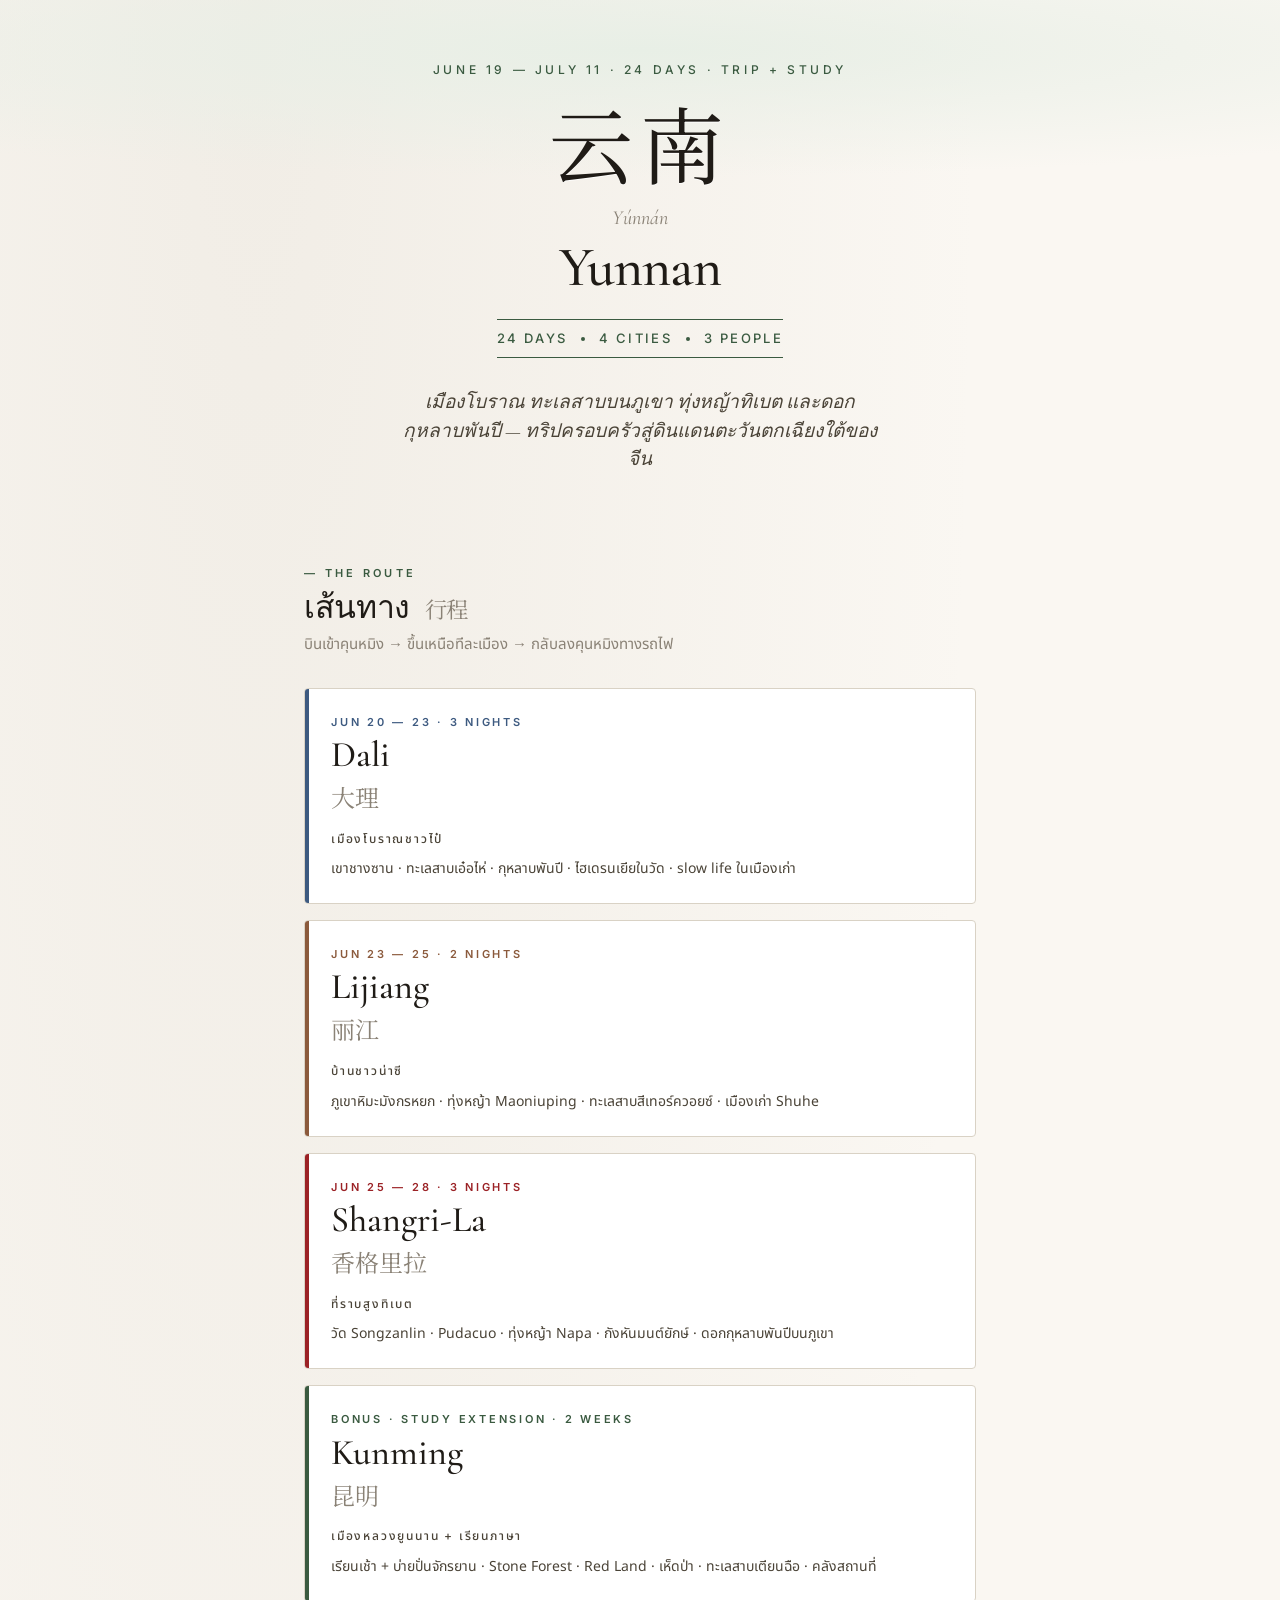
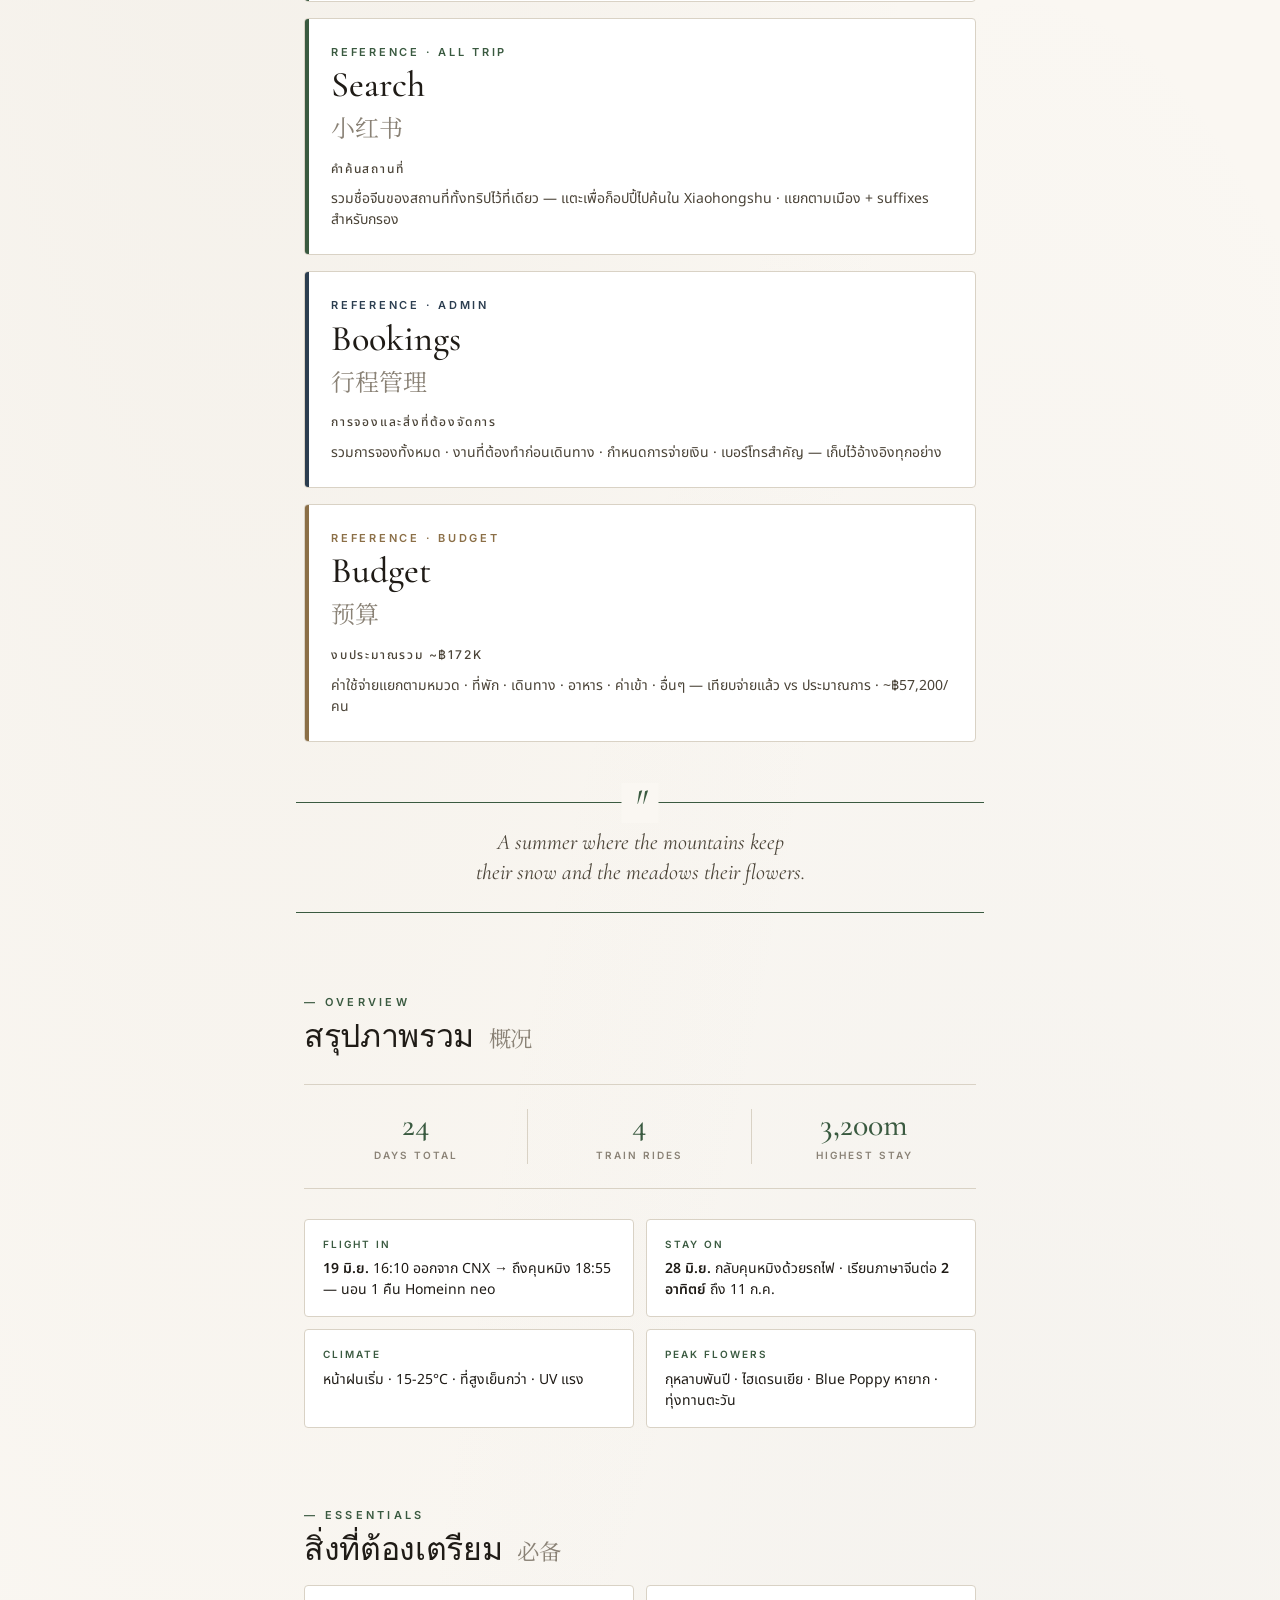
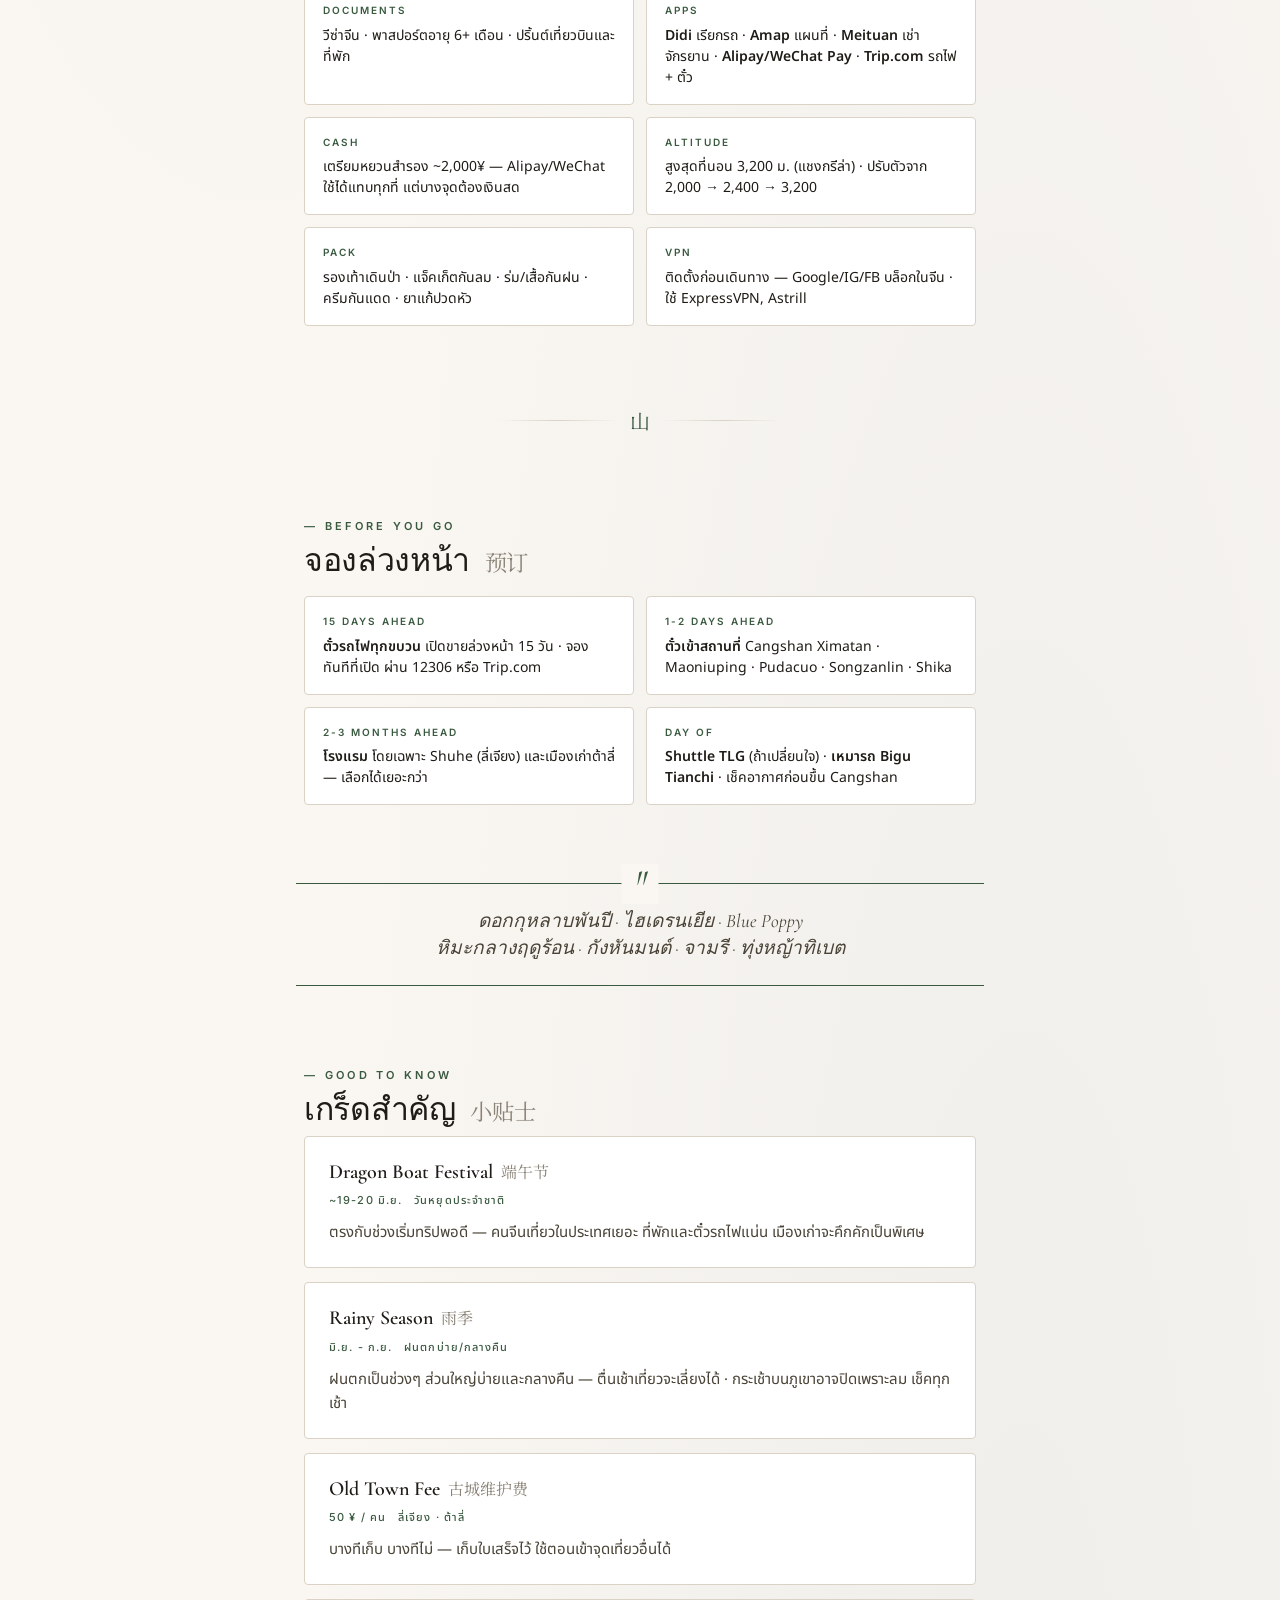
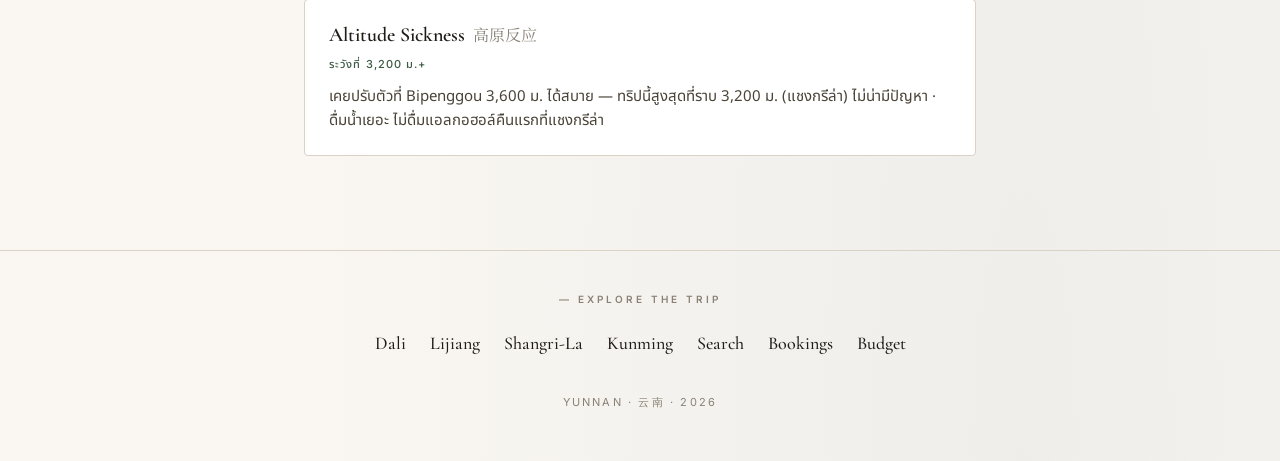
<file: index.html>
<!DOCTYPE html>
<html lang="th">
<head>
<meta charset="UTF-8">
<meta name="viewport" content="width=device-width, initial-scale=1.0">
<title>Yunnan · 云南</title>
<link rel="stylesheet" href="style.css">
<style>
  :root {
    --accent: var(--hub);
    --accent-pale: var(--hub-pale);
  }
</style>
</head>
<body>

<header class="hero">
  <div class="hero-eyebrow">June 19 — July 11 · 24 DAYS · TRIP + STUDY</div>
  <div class="hero-chinese">云南</div>
  <div class="hero-pinyin">Yúnnán</div>
  <h1 class="hero-name">Yunnan</h1>
  <div class="hero-dates">
    <span>24 DAYS</span>
    <span class="dot"></span>
    <span>4 CITIES</span>
    <span class="dot"></span>
    <span>3 PEOPLE</span>
  </div>
  <p class="hero-tagline">เมืองโบราณ ทะเลสาบบนภูเขา ทุ่งหญ้าทิเบต และดอกกุหลาบพันปี — ทริปครอบครัวสู่ดินแดนตะวันตกเฉียงใต้ของจีน</p>
</header>

<main class="container">

  <section class="section">
    <div class="section-label">— THE ROUTE</div>
    <h2 class="section-title">เส้นทาง <span class="chinese">行程</span></h2>
    <p class="section-subtitle">บินเข้าคุนหมิง → ขึ้นเหนือทีละเมือง → กลับลงคุนหมิงทางรถไฟ</p>

    <div class="hub-cities">

      <a href="dali.html" class="hub-city" style="--city-color: var(--dali);">
        <div class="hub-city-eyebrow">JUN 20 — 23 · 3 NIGHTS</div>
        <div class="hub-city-name">Dali</div>
        <div class="hub-city-chinese">大理</div>
        <div class="hub-city-dates">เมืองโบราณชาวไป๋</div>
        <p class="hub-city-desc">เขาชางซาน · ทะเลสาบเอ๋อไห่ · กุหลาบพันปี · ไฮเดรนเยียในวัด · slow life ในเมืองเก่า</p>
      </a>

      <a href="lijiang.html" class="hub-city" style="--city-color: var(--lijiang);">
        <div class="hub-city-eyebrow">JUN 23 — 25 · 2 NIGHTS</div>
        <div class="hub-city-name">Lijiang</div>
        <div class="hub-city-chinese">丽江</div>
        <div class="hub-city-dates">บ้านชาวน่าซี</div>
        <p class="hub-city-desc">ภูเขาหิมะมังกรหยก · ทุ่งหญ้า Maoniuping · ทะเลสาบสีเทอร์ควอยซ์ · เมืองเก่า Shuhe</p>
      </a>

      <a href="shangrila.html" class="hub-city" style="--city-color: var(--shangrila);">
        <div class="hub-city-eyebrow">JUN 25 — 28 · 3 NIGHTS</div>
        <div class="hub-city-name">Shangri-La</div>
        <div class="hub-city-chinese">香格里拉</div>
        <div class="hub-city-dates">ที่ราบสูงทิเบต</div>
        <p class="hub-city-desc">วัด Songzanlin · Pudacuo · ทุ่งหญ้า Napa · กังหันมนต์ยักษ์ · ดอกกุหลาบพันปีบนภูเขา</p>
      </a>

      <a href="kunming.html" class="hub-city" style="--city-color: var(--hub);">
        <div class="hub-city-eyebrow">BONUS · STUDY EXTENSION · 2 WEEKS</div>
        <div class="hub-city-name">Kunming</div>
        <div class="hub-city-chinese">昆明</div>
        <div class="hub-city-dates">เมืองหลวงยูนนาน + เรียนภาษา</div>
        <p class="hub-city-desc">เรียนเช้า + บ่ายปั่นจักรยาน · Stone Forest · Red Land · เห็ดป่า · ทะเลสาบเตียนฉือ · คลังสถานที่</p>
      </a>

      <a href="phrases.html" class="hub-city" style="--city-color: var(--hub);">
        <div class="hub-city-eyebrow">REFERENCE · ALL TRIP</div>
        <div class="hub-city-name">Search</div>
        <div class="hub-city-chinese">小红书</div>
        <div class="hub-city-dates">คำค้นสถานที่</div>
        <p class="hub-city-desc">รวมชื่อจีนของสถานที่ทั้งทริปไว้ที่เดียว — แตะเพื่อก็อปปี้ไปค้นใน Xiaohongshu · แยกตามเมือง + suffixes สำหรับกรอง</p>
      </a>

      <a href="bookings.html" class="hub-city" style="--city-color: #2C3E50;">
        <div class="hub-city-eyebrow">REFERENCE · ADMIN</div>
        <div class="hub-city-name">Bookings</div>
        <div class="hub-city-chinese">行程管理</div>
        <div class="hub-city-dates">การจองและสิ่งที่ต้องจัดการ</div>
        <p class="hub-city-desc">รวมการจองทั้งหมด · งานที่ต้องทำก่อนเดินทาง · กำหนดการจ่ายเงิน · เบอร์โทรสำคัญ — เก็บไว้อ้างอิงทุกอย่าง</p>
      </a>

      <a href="budget.html" class="hub-city" style="--city-color: #8B6F47;">
        <div class="hub-city-eyebrow">REFERENCE · BUDGET</div>
        <div class="hub-city-name">Budget</div>
        <div class="hub-city-chinese">预算</div>
        <div class="hub-city-dates">งบประมาณรวม ~฿172K</div>
        <p class="hub-city-desc">ค่าใช้จ่ายแยกตามหมวด · ที่พัก · เดินทาง · อาหาร · ค่าเข้า · อื่นๆ — เทียบจ่ายแล้ว vs ประมาณการ · ~฿57,200/คน</p>
      </a>

    </div>
  </section>

  <div class="pullquote">
    A summer where the mountains keep<br>their snow and the meadows their flowers.
  </div>

  <section class="section">
    <div class="section-label">— OVERVIEW</div>
    <h2 class="section-title">สรุปภาพรวม <span class="chinese">概况</span></h2>

    <div class="stats">
      <div class="stat">
        <div class="stat-number">24</div>
        <div class="stat-label">Days total</div>
      </div>
      <div class="stat">
        <div class="stat-number">4</div>
        <div class="stat-label">Train rides</div>
      </div>
      <div class="stat">
        <div class="stat-number">3,200m</div>
        <div class="stat-label">Highest stay</div>
      </div>
    </div>

    <div class="info-grid">
      <div class="info-block">
        <div class="info-block-label">FLIGHT IN</div>
        <div class="info-block-content"><strong>19 มิ.ย.</strong> 16:10 ออกจาก CNX → ถึงคุนหมิง 18:55 — นอน 1 คืน Homeinn neo</div>
      </div>
      <div class="info-block">
        <div class="info-block-label">STAY ON</div>
        <div class="info-block-content"><strong>28 มิ.ย.</strong> กลับคุนหมิงด้วยรถไฟ · เรียนภาษาจีนต่อ <strong>2 อาทิตย์</strong> ถึง 11 ก.ค.</div>
      </div>
      <div class="info-block">
        <div class="info-block-label">CLIMATE</div>
        <div class="info-block-content">หน้าฝนเริ่ม · 15-25°C · ที่สูงเย็นกว่า · UV แรง</div>
      </div>
      <div class="info-block">
        <div class="info-block-label">PEAK FLOWERS</div>
        <div class="info-block-content">กุหลาบพันปี · ไฮเดรนเยีย · Blue Poppy หายาก · ทุ่งทานตะวัน</div>
      </div>
    </div>
  </section>

  <section class="section">
    <div class="section-label">— ESSENTIALS</div>
    <h2 class="section-title">สิ่งที่ต้องเตรียม <span class="chinese">必备</span></h2>

    <div class="info-grid">
      <div class="info-block">
        <div class="info-block-label">DOCUMENTS</div>
        <div class="info-block-content">วีซ่าจีน · พาสปอร์ตอายุ 6+ เดือน · ปริ้นต์เที่ยวบินและที่พัก</div>
      </div>
      <div class="info-block">
        <div class="info-block-label">APPS</div>
        <div class="info-block-content"><strong>Didi</strong> เรียกรถ · <strong>Amap</strong> แผนที่ · <strong>Meituan</strong> เช่าจักรยาน · <strong>Alipay/WeChat Pay</strong> · <strong>Trip.com</strong> รถไฟ + ตั๋ว</div>
      </div>
      <div class="info-block">
        <div class="info-block-label">CASH</div>
        <div class="info-block-content">เตรียมหยวนสำรอง ~2,000¥ — Alipay/WeChat ใช้ได้แทบทุกที่ แต่บางจุดต้องเงินสด</div>
      </div>
      <div class="info-block">
        <div class="info-block-label">ALTITUDE</div>
        <div class="info-block-content">สูงสุดที่นอน 3,200 ม. (แชงกรีล่า) · ปรับตัวจาก 2,000 → 2,400 → 3,200</div>
      </div>
      <div class="info-block">
        <div class="info-block-label">PACK</div>
        <div class="info-block-content">รองเท้าเดินป่า · แจ็คเก็ตกันลม · ร่ม/เสื้อกันฝน · ครีมกันแดด · ยาแก้ปวดหัว</div>
      </div>
      <div class="info-block">
        <div class="info-block-label">VPN</div>
        <div class="info-block-content">ติดตั้งก่อนเดินทาง — Google/IG/FB บล็อกในจีน · ใช้ ExpressVPN, Astrill</div>
      </div>
    </div>
  </section>

  <div class="divider">
    <div class="divider-line"></div>
    <div class="divider-mark">山</div>
    <div class="divider-line"></div>
  </div>

  <section class="section">
    <div class="section-label">— BEFORE YOU GO</div>
    <h2 class="section-title">จองล่วงหน้า <span class="chinese">预订</span></h2>

    <div class="info-grid">
      <div class="info-block">
        <div class="info-block-label">15 DAYS AHEAD</div>
        <div class="info-block-content"><strong>ตั๋วรถไฟทุกขบวน</strong> เปิดขายล่วงหน้า 15 วัน · จองทันทีที่เปิด ผ่าน 12306 หรือ Trip.com</div>
      </div>
      <div class="info-block">
        <div class="info-block-label">1-2 DAYS AHEAD</div>
        <div class="info-block-content"><strong>ตั๋วเข้าสถานที่</strong> Cangshan Ximatan · Maoniuping · Pudacuo · Songzanlin · Shika</div>
      </div>
      <div class="info-block">
        <div class="info-block-label">2-3 MONTHS AHEAD</div>
        <div class="info-block-content"><strong>โรงแรม</strong> โดยเฉพาะ Shuhe (ลี่เจียง) และเมืองเก่าต้าลี่ — เลือกได้เยอะกว่า</div>
      </div>
      <div class="info-block">
        <div class="info-block-label">DAY OF</div>
        <div class="info-block-content"><strong>Shuttle TLG</strong> (ถ้าเปลี่ยนใจ) · <strong>เหมารถ Bigu Tianchi</strong> · เช็คอากาศก่อนขึ้น Cangshan</div>
      </div>
    </div>
  </section>

  <div class="pullquote" style="font-size: 19px;">
    ดอกกุหลาบพันปี · ไฮเดรนเยีย · Blue Poppy<br>หิมะกลางฤดูร้อน · กังหันมนต์ · จามรี · ทุ่งหญ้าทิเบต
  </div>

  <section class="section">
    <div class="section-label">— GOOD TO KNOW</div>
    <h2 class="section-title">เกร็ดสำคัญ <span class="chinese">小贴士</span></h2>

    <div class="place-card">
      <div class="place-header">
        <div class="place-name">Dragon Boat Festival</div>
        <div class="place-chinese">端午节</div>
      </div>
      <div class="place-meta">
        <div class="place-meta-item">~19-20 มิ.ย.</div>
        <div class="place-meta-item">วันหยุดประจำชาติ</div>
      </div>
      <p class="place-desc">ตรงกับช่วงเริ่มทริปพอดี — คนจีนเที่ยวในประเทศเยอะ ที่พักและตั๋วรถไฟแน่น เมืองเก่าจะคึกคักเป็นพิเศษ</p>
    </div>

    <div class="place-card">
      <div class="place-header">
        <div class="place-name">Rainy Season</div>
        <div class="place-chinese">雨季</div>
      </div>
      <div class="place-meta">
        <div class="place-meta-item">มิ.ย. - ก.ย.</div>
        <div class="place-meta-item">ฝนตกบ่าย/กลางคืน</div>
      </div>
      <p class="place-desc">ฝนตกเป็นช่วงๆ ส่วนใหญ่บ่ายและกลางคืน — ตื่นเช้าเที่ยวจะเลี่ยงได้ · กระเช้าบนภูเขาอาจปิดเพราะลม เช็คทุกเช้า</p>
    </div>

    <div class="place-card">
      <div class="place-header">
        <div class="place-name">Old Town Fee</div>
        <div class="place-chinese">古城维护费</div>
      </div>
      <div class="place-meta">
        <div class="place-meta-item">50 ¥ / คน</div>
        <div class="place-meta-item">ลี่เจียง · ต้าลี่</div>
      </div>
      <p class="place-desc">บางทีเก็บ บางทีไม่ — เก็บใบเสร็จไว้ ใช้ตอนเข้าจุดเที่ยวอื่นได้</p>
    </div>

    <div class="place-card">
      <div class="place-header">
        <div class="place-name">Altitude Sickness</div>
        <div class="place-chinese">高原反应</div>
      </div>
      <div class="place-meta">
        <div class="place-meta-item">ระวังที่ 3,200 ม.+</div>
      </div>
      <p class="place-desc">เคยปรับตัวที่ Bipenggou 3,600 ม. ได้สบาย — ทริปนี้สูงสุดที่ราบ 3,200 ม. (แชงกรีล่า) ไม่น่ามีปัญหา · ดื่มน้ำเยอะ ไม่ดื่มแอลกอฮอล์คืนแรกที่แชงกรีล่า</p>
    </div>
  </section>

</main>

<nav class="footer-nav">
  <div class="container">
    <div class="footer-nav-label">— EXPLORE THE TRIP</div>
    <div class="footer-nav-links">
      <a href="dali.html">Dali</a>
      <a href="lijiang.html">Lijiang</a>
      <a href="shangrila.html">Shangri-La</a>
      <a href="kunming.html">Kunming</a>
      <a href="phrases.html">Search</a>
      <a href="bookings.html">Bookings</a>
      <a href="budget.html">Budget</a>
    </div>
    <div class="footer-meta">Yunnan · 云南 · 2026</div>
  </div>
</nav>

</body>
</html>
</file>
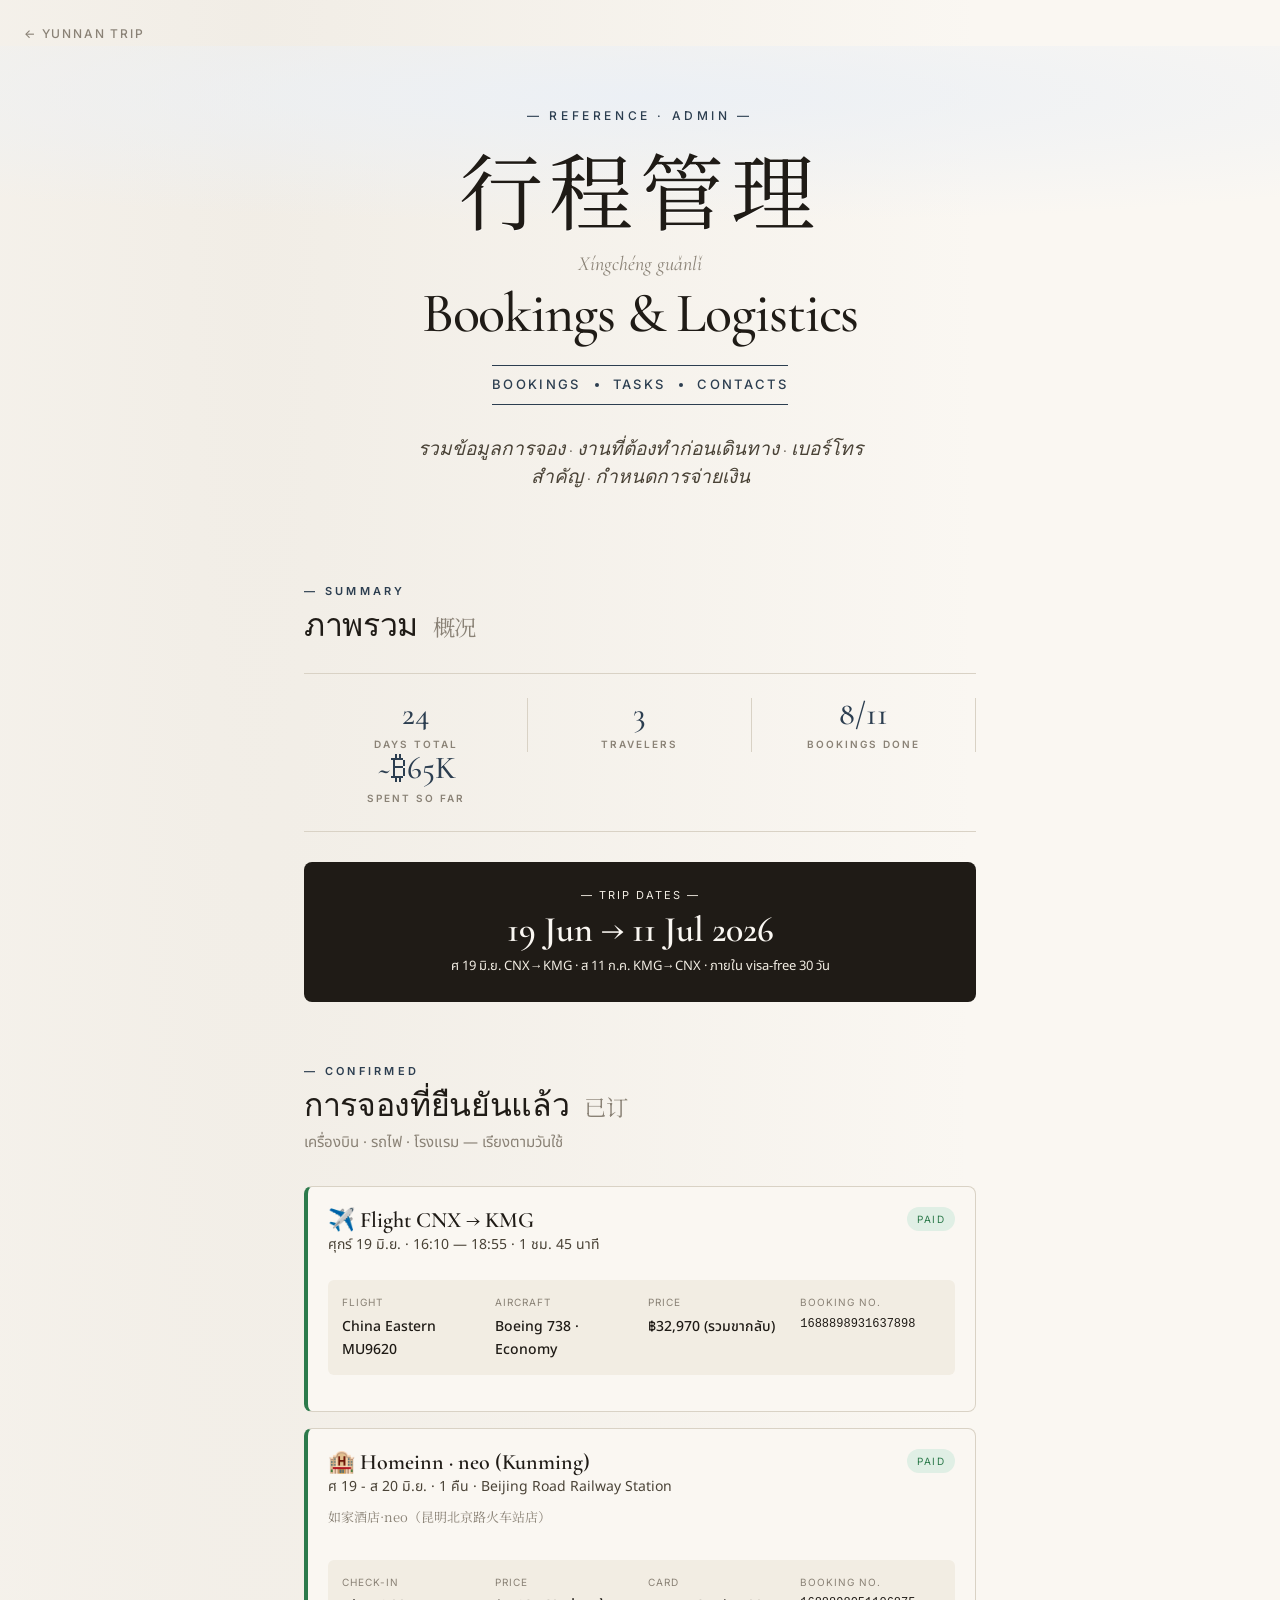
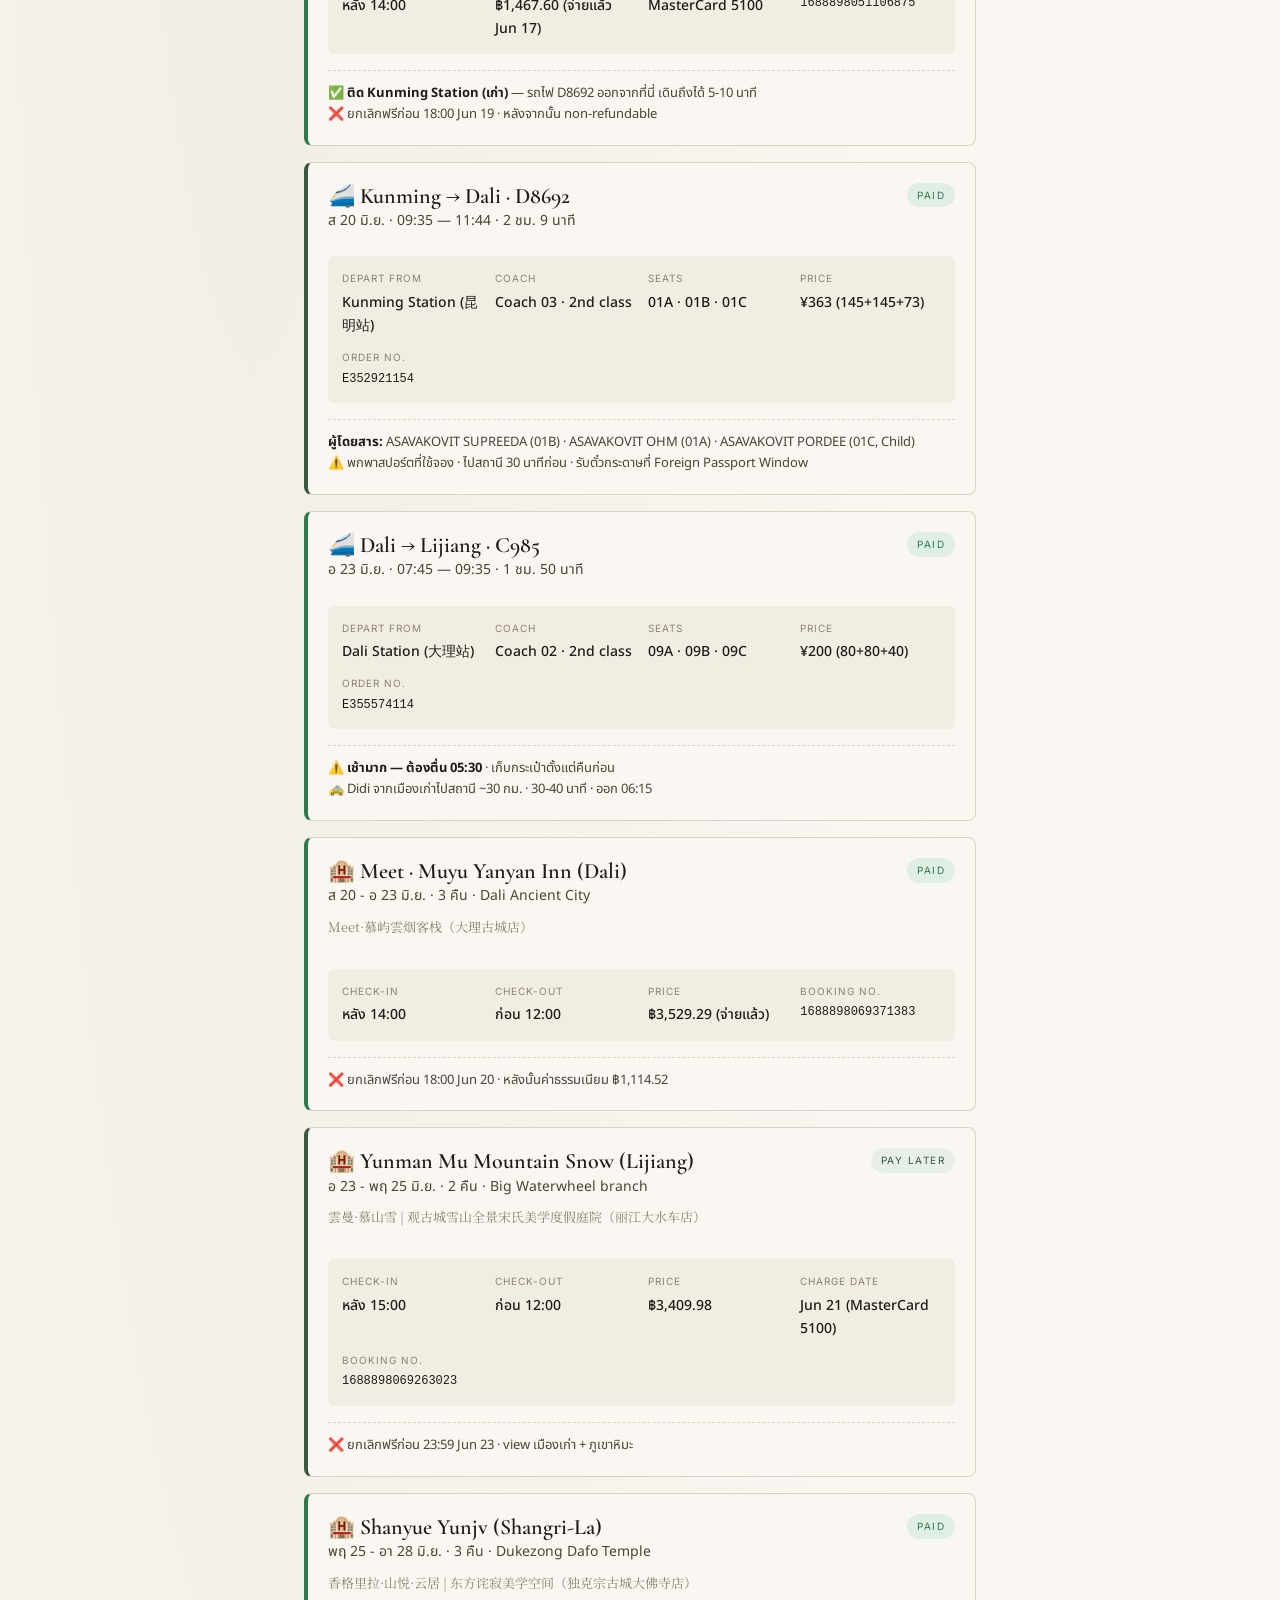
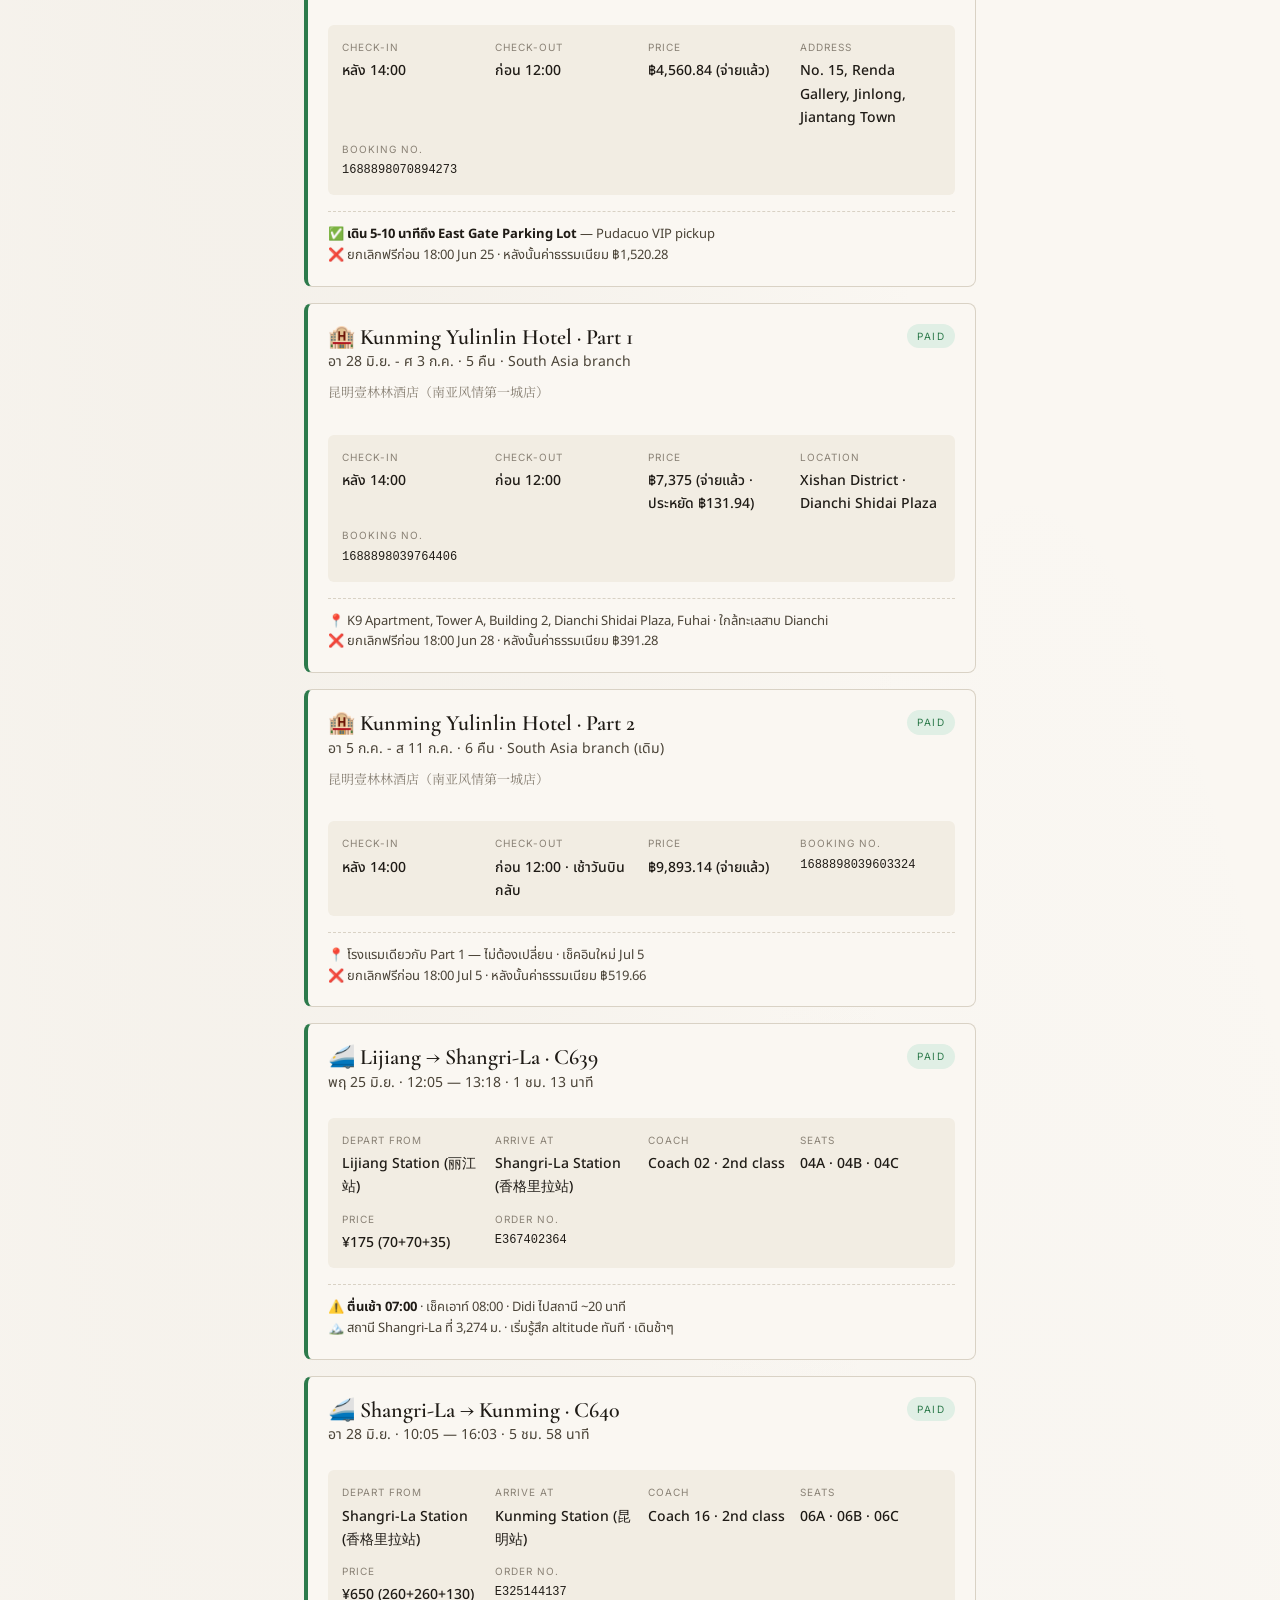
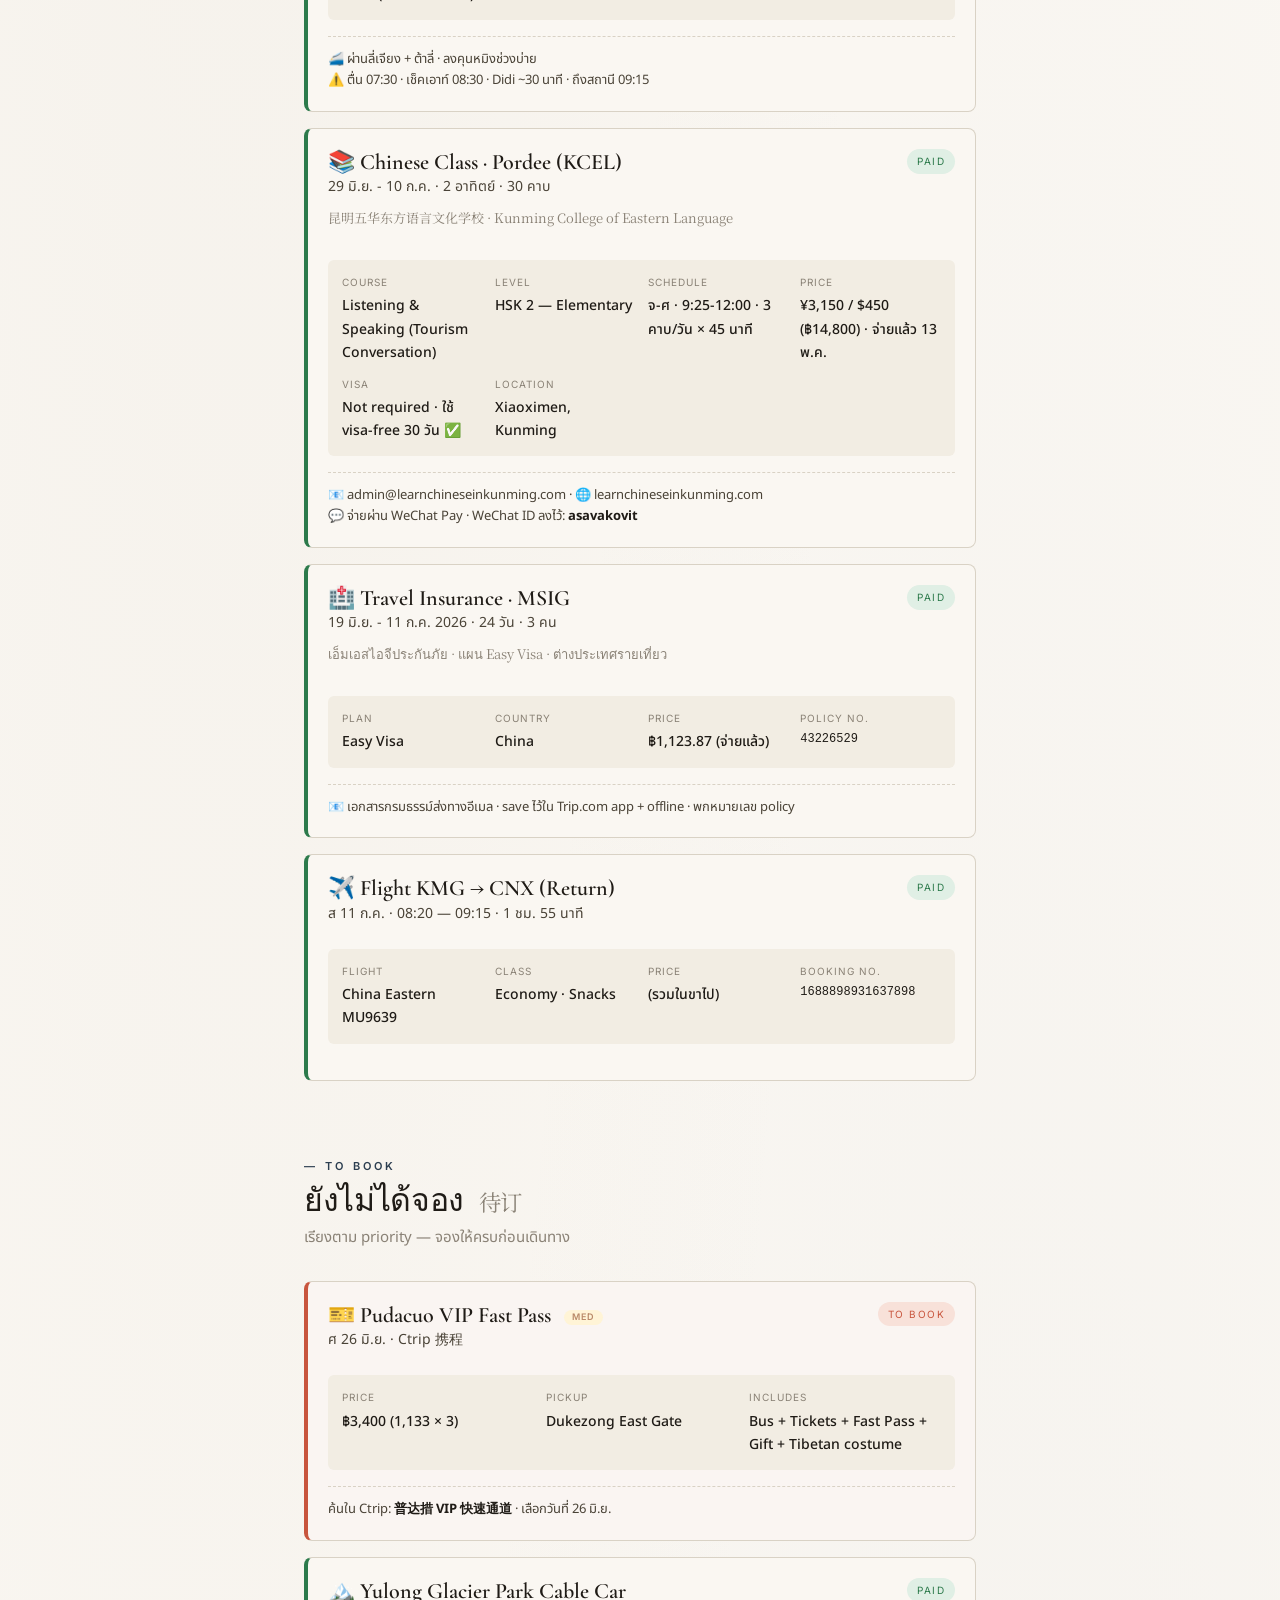
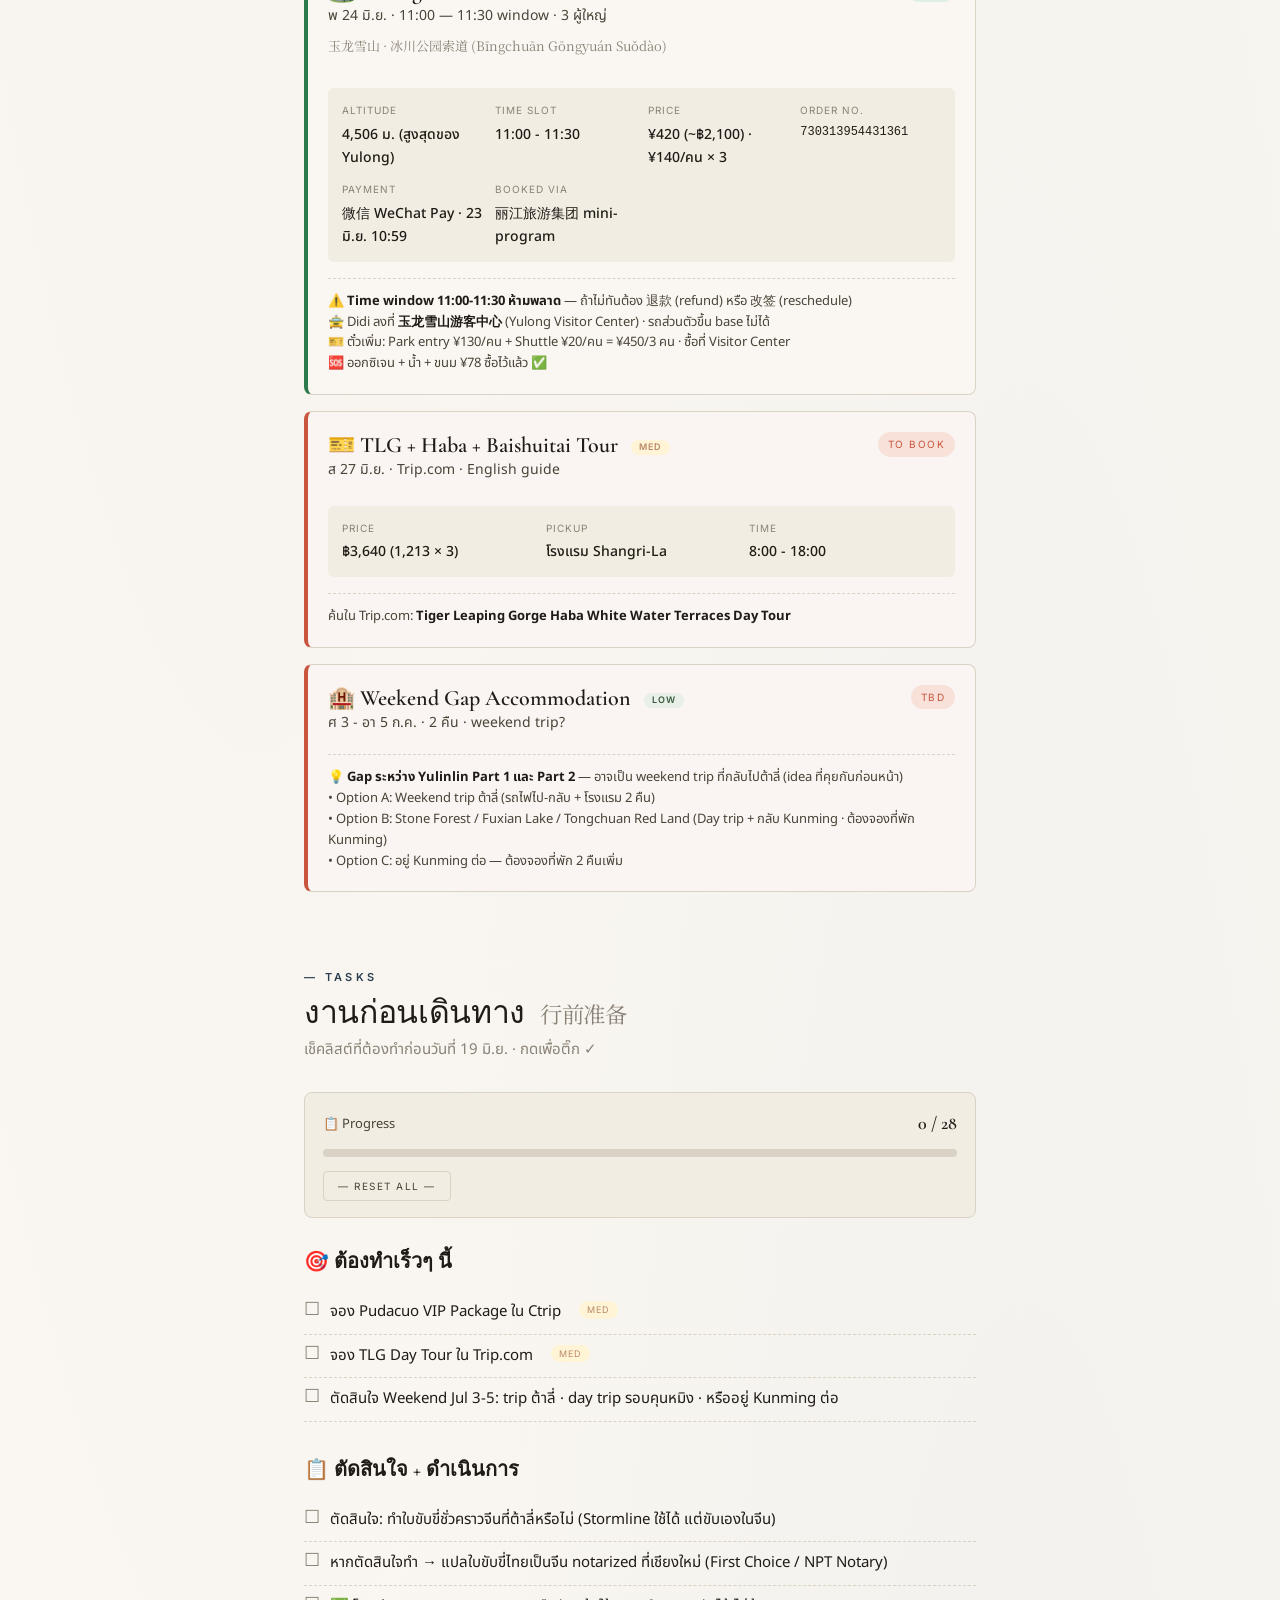
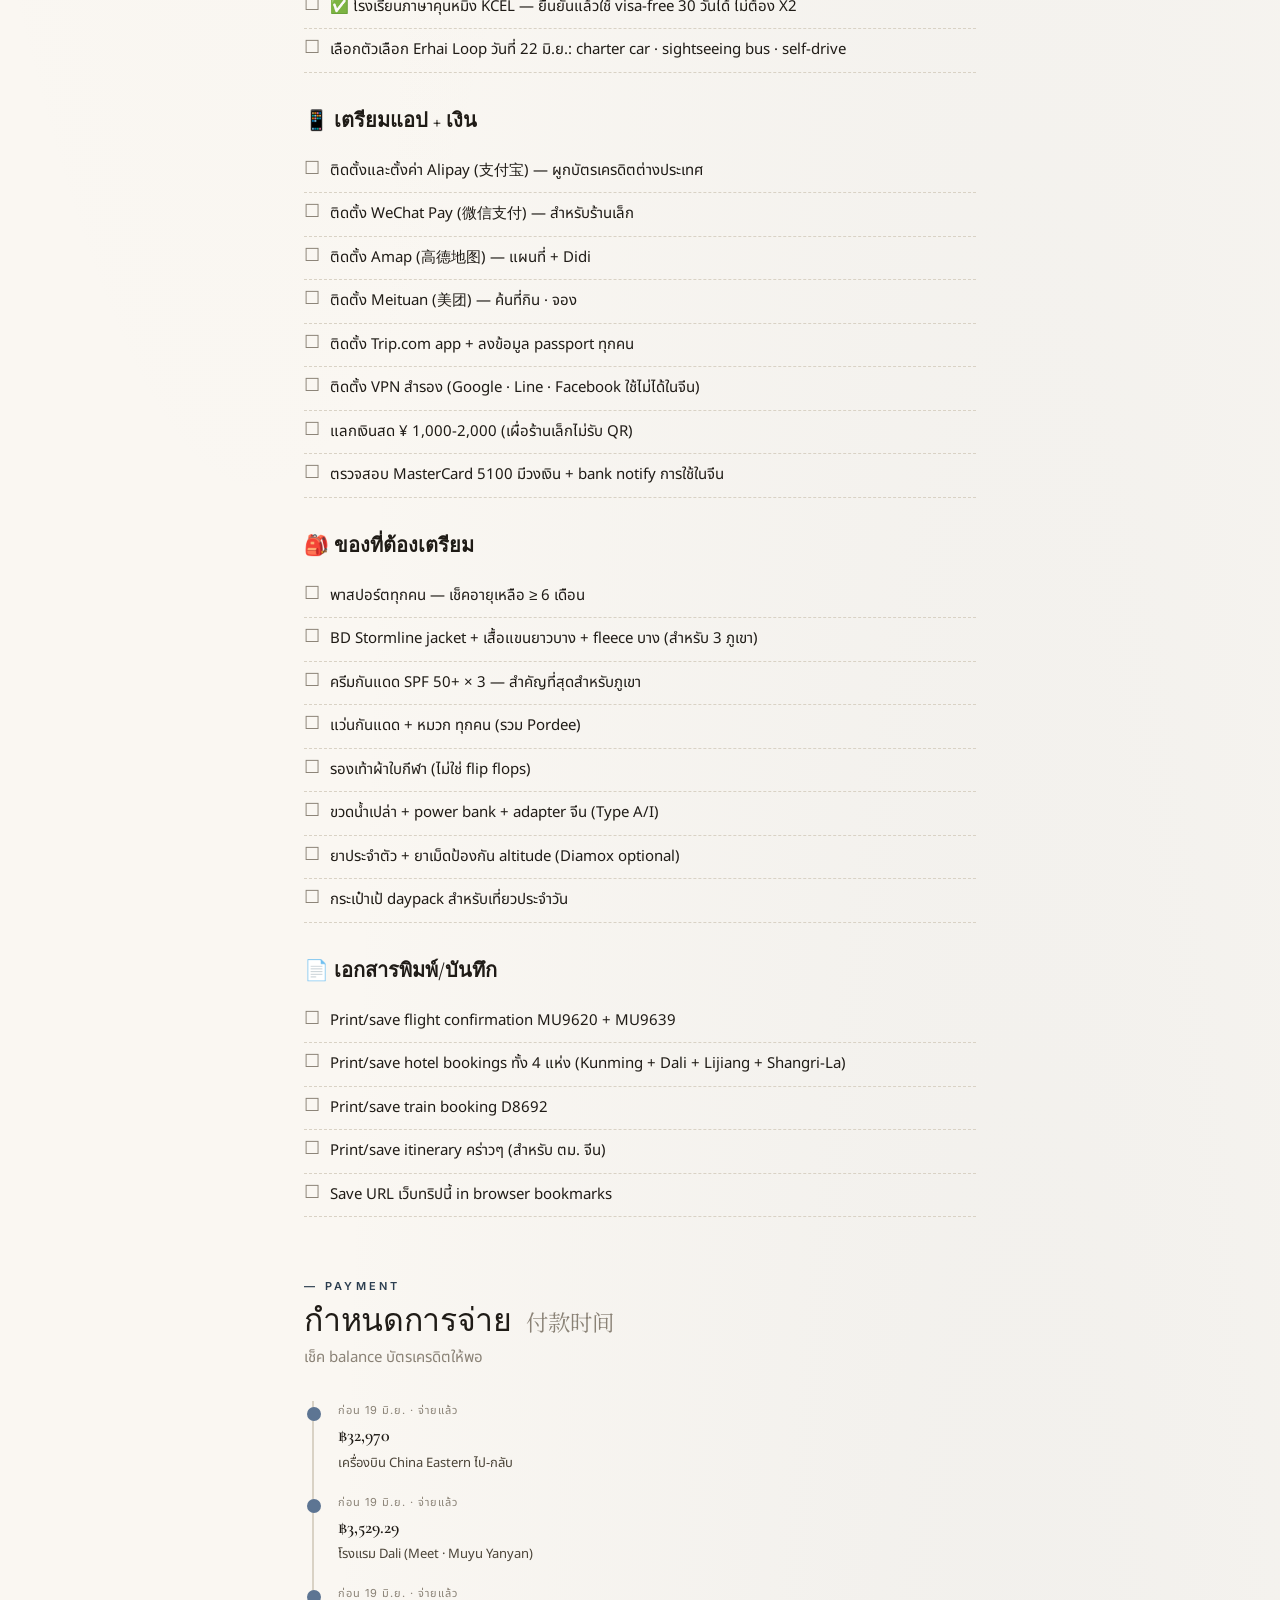
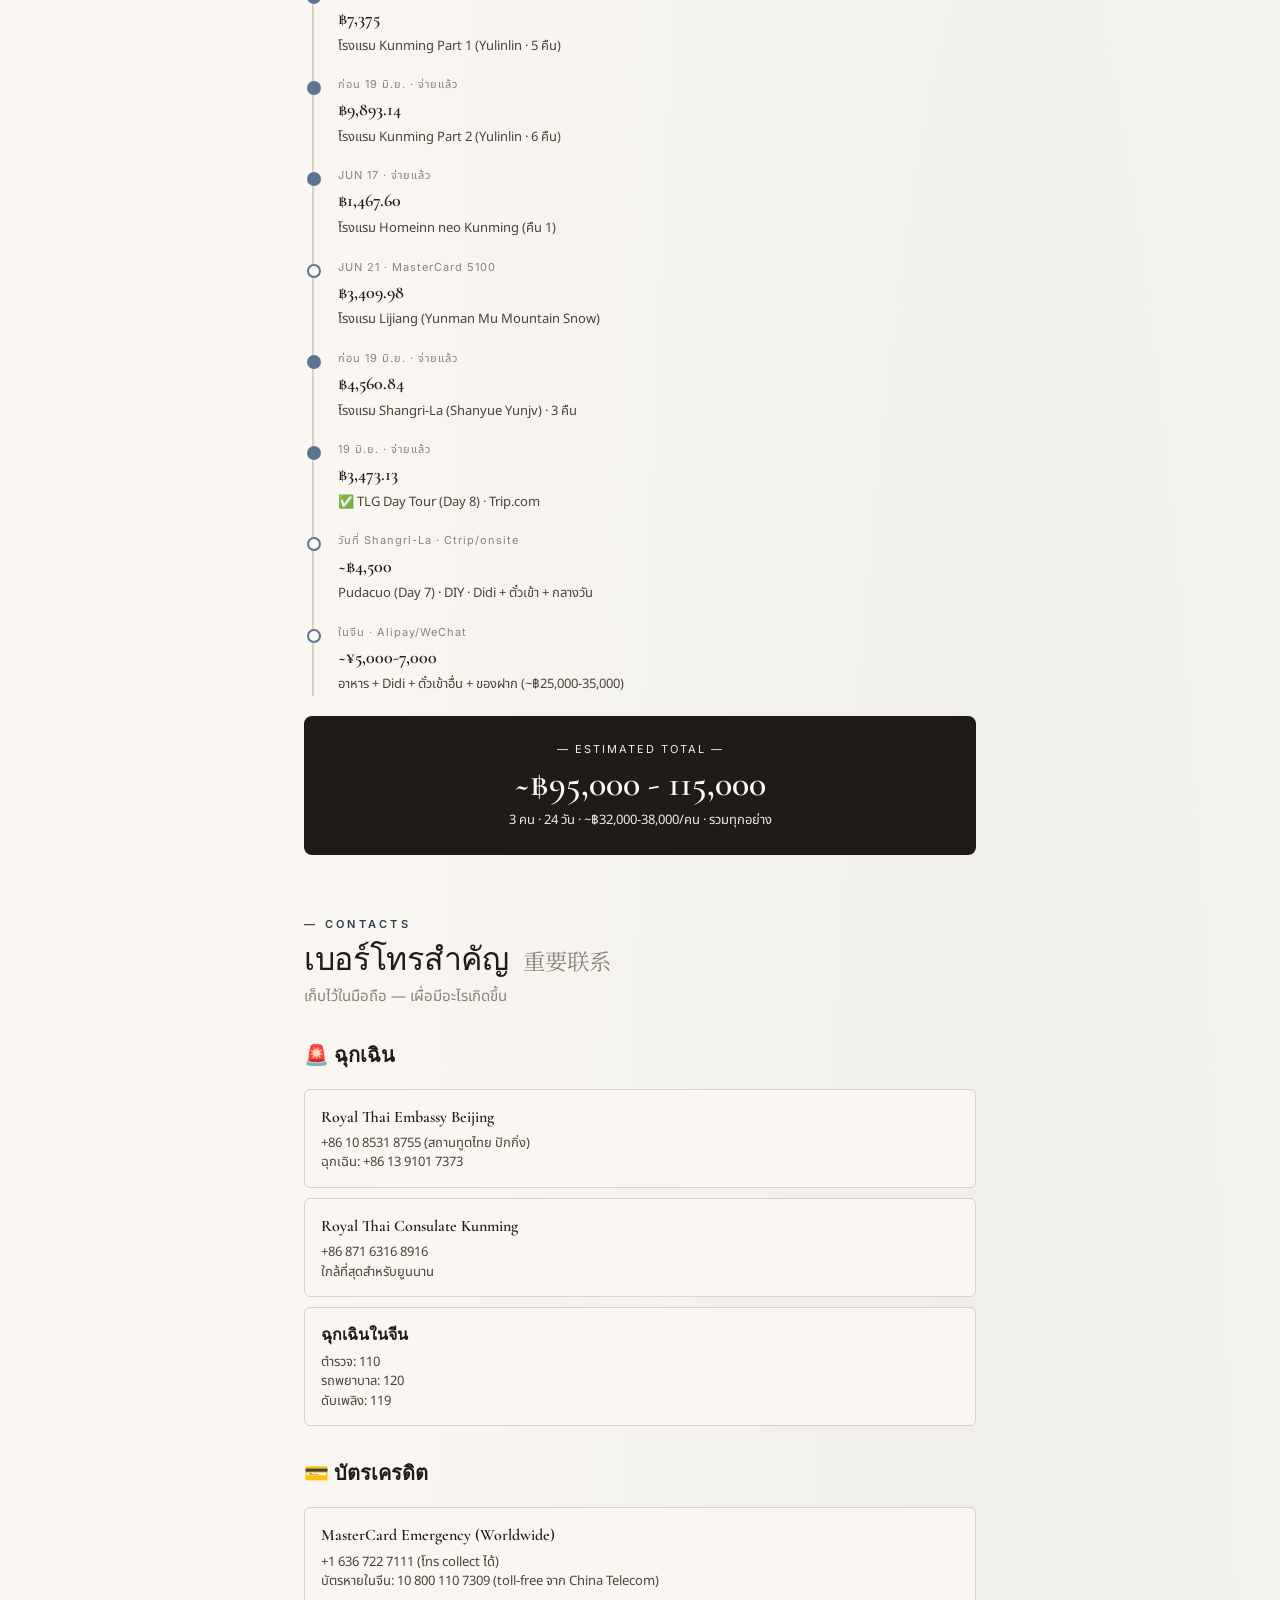
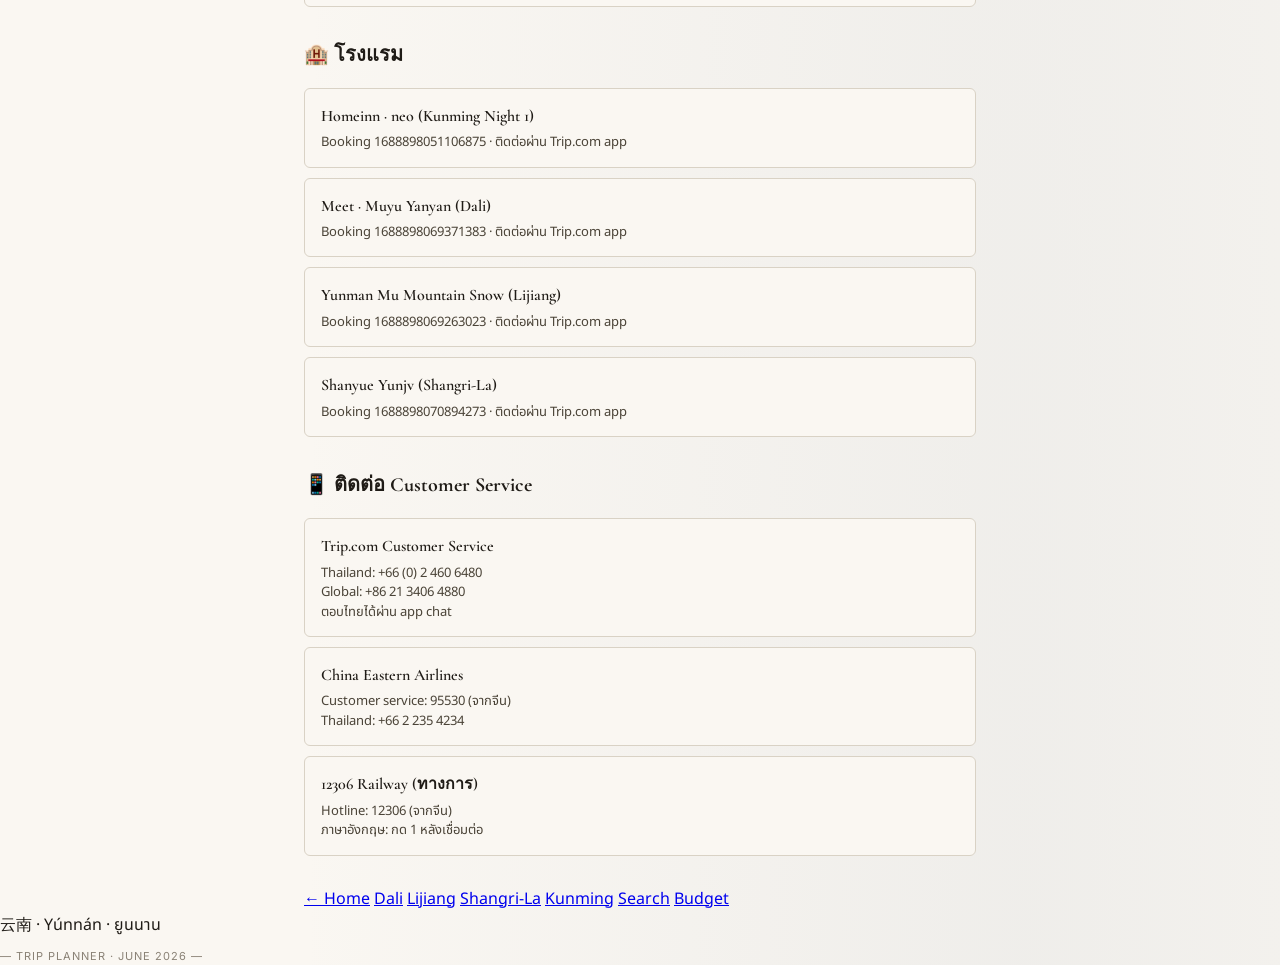
<file: bookings.html>
<!DOCTYPE html>
<html lang="th">
<head>
<meta charset="UTF-8">
<meta name="viewport" content="width=device-width, initial-scale=1.0">
<title>Bookings & Logistics · Yunnan</title>
<link rel="stylesheet" href="style.css">
<style>
  :root {
    --accent: #2C3E50;
    --accent-soft: #5D7593;
    --accent-pale: #ECF0F5;
  }

  .booking-card {
    background: var(--paper);
    border: 1px solid var(--rule);
    border-radius: 8px;
    padding: 20px;
    margin-bottom: 16px;
    position: relative;
  }

  .booking-card.confirmed {
    border-left: 4px solid var(--hub);
  }

  .booking-card.pending {
    border-left: 4px solid #C8553D;
    background: #FAF5F2;
  }

  .booking-card.paid {
    border-left: 4px solid #2C7A4B;
  }

  .booking-header {
    display: flex;
    justify-content: space-between;
    align-items: flex-start;
    gap: 12px;
    margin-bottom: 12px;
  }

  .booking-title {
    font-family: var(--serif);
    font-size: 22px;
    font-weight: 600;
    color: var(--ink);
    line-height: 1.2;
  }

  .booking-status {
    font-family: var(--sans);
    font-size: 10px;
    letter-spacing: 1.5px;
    padding: 4px 10px;
    border-radius: 100px;
    white-space: nowrap;
    flex-shrink: 0;
  }

  .booking-status.confirmed-tag {
    background: var(--hub-pale);
    color: var(--hub);
  }

  .booking-status.paid-tag {
    background: #E0EFE5;
    color: #2C7A4B;
  }

  .booking-status.pending-tag {
    background: #F8E1D9;
    color: #C8553D;
  }

  .booking-subtitle {
    font-family: var(--thai);
    font-size: 14px;
    color: var(--ink-soft);
    margin-bottom: 8px;
  }

  .booking-chinese {
    font-family: var(--chinese);
    font-size: 13px;
    color: var(--ink-light);
    margin-bottom: 16px;
  }

  .booking-grid {
    display: grid;
    grid-template-columns: repeat(auto-fit, minmax(140px, 1fr));
    gap: 12px;
    margin: 16px 0;
    padding: 14px;
    background: var(--paper-warm);
    border-radius: 6px;
  }

  .booking-detail-label {
    font-family: var(--sans);
    font-size: 10px;
    letter-spacing: 1px;
    color: var(--ink-light);
    margin-bottom: 4px;
  }

  .booking-detail-value {
    font-family: var(--thai);
    font-size: 14px;
    color: var(--ink);
    font-weight: 500;
  }

  .booking-detail-value.mono {
    font-family: 'Courier New', monospace;
    font-size: 12px;
  }

  .booking-note {
    font-family: var(--thai);
    font-size: 13px;
    color: var(--ink-soft);
    margin-top: 12px;
    padding-top: 12px;
    border-top: 1px dashed var(--rule);
    line-height: 1.6;
  }

  .booking-note strong {
    color: var(--ink);
  }

  .checklist {
    list-style: none;
    padding: 0;
  }

  .checklist li {
    padding: 10px 0;
    border-bottom: 1px dashed var(--rule);
    font-family: var(--thai);
    font-size: 15px;
    color: var(--ink);
    display: flex;
    align-items: flex-start;
    gap: 10px;
    line-height: 1.5;
    cursor: pointer;
    transition: opacity 0.2s, color 0.2s, padding 0.2s;
    -webkit-tap-highlight-color: transparent;
  }

  .checklist li:hover {
    background: var(--paper-warm);
    padding-left: 6px;
    padding-right: 6px;
    margin-left: -6px;
    margin-right: -6px;
    border-radius: 4px;
  }

  .checklist li:active {
    transform: scale(0.99);
  }

  .checklist li::before {
    content: "☐";
    color: var(--ink-light);
    font-size: 18px;
    line-height: 1;
    flex-shrink: 0;
    transition: color 0.2s;
  }

  .checklist li.done::before {
    content: "☑";
    color: var(--hub);
  }

  .checklist li.done {
    color: var(--ink-light);
    text-decoration: line-through;
    opacity: 0.6;
  }

  .progress-section {
    background: var(--paper-warm);
    padding: 16px 18px;
    border-radius: 8px;
    margin: 20px 0 28px;
    border: 1px solid var(--rule);
  }

  .progress-label {
    display: flex;
    justify-content: space-between;
    align-items: center;
    font-family: var(--thai);
    font-size: 13px;
    color: var(--ink-soft);
    margin-bottom: 10px;
  }

  .progress-label-text {
    display: flex;
    align-items: center;
    gap: 8px;
  }

  .progress-count {
    font-family: var(--serif);
    font-size: 18px;
    font-weight: 600;
    color: var(--ink);
  }

  .progress-track {
    height: 8px;
    background: var(--rule);
    border-radius: 4px;
    overflow: hidden;
  }

  .progress-bar-fill {
    height: 100%;
    background: linear-gradient(90deg, var(--hub) 0%, var(--hub-soft) 100%);
    width: 0%;
    transition: width 0.4s ease;
    border-radius: 4px;
  }

  .reset-btn {
    display: inline-block;
    margin-top: 14px;
    font-family: var(--sans);
    font-size: 10px;
    letter-spacing: 1.5px;
    background: transparent;
    border: 1px solid var(--rule);
    color: var(--ink-soft);
    padding: 8px 14px;
    border-radius: 4px;
    cursor: pointer;
    text-transform: uppercase;
    transition: background 0.2s, color 0.2s;
  }

  .reset-btn:hover {
    background: var(--ink);
    color: var(--paper);
    border-color: var(--ink);
  }

  .priority-tag {
    display: inline-block;
    font-family: var(--sans);
    font-size: 9px;
    letter-spacing: 1px;
    padding: 2px 8px;
    border-radius: 100px;
    margin-left: 8px;
    vertical-align: middle;
  }

  .priority-tag.high {
    background: #F8E1D9;
    color: #C8553D;
  }

  .priority-tag.med {
    background: #FFF4D6;
    color: #B98968;
  }

  .priority-tag.low {
    background: var(--hub-pale);
    color: var(--hub);
  }

  .total-box {
    background: var(--ink);
    color: var(--paper);
    padding: 24px;
    border-radius: 8px;
    margin-top: 20px;
    text-align: center;
  }

  .total-label {
    font-family: var(--sans);
    font-size: 11px;
    letter-spacing: 2px;
    color: var(--paper-warm);
    margin-bottom: 8px;
  }

  .total-amount {
    font-family: var(--serif);
    font-size: 36px;
    font-weight: 600;
    line-height: 1;
    margin-bottom: 4px;
  }

  .total-note {
    font-family: var(--thai);
    font-size: 13px;
    color: var(--paper-warm);
    margin-top: 8px;
  }

  .timeline-box {
    border-left: 2px solid var(--rule);
    padding: 0 0 0 20px;
    margin-left: 8px;
  }

  .timeline-event {
    position: relative;
    margin-bottom: 18px;
    padding-left: 4px;
  }

  .timeline-event::before {
    content: "";
    position: absolute;
    left: -27px;
    top: 6px;
    width: 10px;
    height: 10px;
    border-radius: 50%;
    background: var(--paper);
    border: 2px solid var(--accent-soft);
  }

  .timeline-event.charged::before {
    background: var(--accent-soft);
  }

  .timeline-date {
    font-family: var(--sans);
    font-size: 11px;
    letter-spacing: 1px;
    color: var(--ink-light);
    margin-bottom: 2px;
  }

  .timeline-amount {
    font-family: var(--serif);
    font-size: 18px;
    font-weight: 600;
    color: var(--ink);
  }

  .timeline-desc {
    font-family: var(--thai);
    font-size: 13px;
    color: var(--ink-soft);
    margin-top: 2px;
  }

  .contact-card {
    background: var(--paper);
    border: 1px solid var(--rule);
    border-radius: 6px;
    padding: 14px 16px;
    margin-bottom: 10px;
  }

  .contact-name {
    font-family: var(--serif);
    font-size: 16px;
    font-weight: 600;
    color: var(--ink);
    margin-bottom: 4px;
  }

  .contact-info {
    font-family: var(--thai);
    font-size: 13px;
    color: var(--ink-soft);
    line-height: 1.5;
  }

  .contact-info a {
    color: var(--accent);
    text-decoration: none;
  }
</style>
</head>
<body>

<a href="index.html" class="back-link">← Yunnan Trip</a>

<header class="hero">
  <div class="hero-eyebrow">— REFERENCE · ADMIN —</div>
  <div class="hero-chinese">行程管理</div>
  <div class="hero-pinyin">Xíngchéng guǎnlǐ</div>
  <h1 class="hero-name">Bookings & Logistics</h1>
  <div class="hero-dates">
    <span>BOOKINGS</span>
    <span class="dot"></span>
    <span>TASKS</span>
    <span class="dot"></span>
    <span>CONTACTS</span>
  </div>
  <p class="hero-tagline">รวมข้อมูลการจอง · งานที่ต้องทำก่อนเดินทาง · เบอร์โทรสำคัญ · กำหนดการจ่ายเงิน</p>
</header>

<main class="container">

  <!-- OVERVIEW -->
  <section class="section">
    <div class="section-label">— SUMMARY</div>
    <h2 class="section-title">ภาพรวม <span class="chinese">概况</span></h2>

    <div class="stats">
      <div class="stat">
        <div class="stat-number">24</div>
        <div class="stat-label">Days total</div>
      </div>
      <div class="stat">
        <div class="stat-number">3</div>
        <div class="stat-label">Travelers</div>
      </div>
      <div class="stat">
        <div class="stat-number">8/11</div>
        <div class="stat-label">Bookings done</div>
      </div>
      <div class="stat">
        <div class="stat-number">~₿65K</div>
        <div class="stat-label">Spent so far</div>
      </div>
    </div>

    <div class="total-box">
      <div class="total-label">— TRIP DATES —</div>
      <div class="total-amount">19 Jun → 11 Jul 2026</div>
      <div class="total-note">ศ 19 มิ.ย. CNX→KMG · ส 11 ก.ค. KMG→CNX · ภายใน visa-free 30 วัน</div>
    </div>
  </section>

  <!-- CONFIRMED BOOKINGS -->
  <section class="section">
    <div class="section-label">— CONFIRMED</div>
    <h2 class="section-title">การจองที่ยืนยันแล้ว <span class="chinese">已订</span></h2>
    <p class="section-subtitle">เครื่องบิน · รถไฟ · โรงแรม — เรียงตามวันใช้</p>

    <!-- Flight outbound -->
    <div class="booking-card paid">
      <div class="booking-header">
        <div>
          <div class="booking-title">✈️ Flight CNX → KMG</div>
          <div class="booking-subtitle">ศุกร์ 19 มิ.ย. · 16:10 — 18:55 · 1 ชม. 45 นาที</div>
        </div>
        <div class="booking-status paid-tag">PAID</div>
      </div>
      <div class="booking-grid">
        <div>
          <div class="booking-detail-label">FLIGHT</div>
          <div class="booking-detail-value">China Eastern MU9620</div>
        </div>
        <div>
          <div class="booking-detail-label">AIRCRAFT</div>
          <div class="booking-detail-value">Boeing 738 · Economy</div>
        </div>
        <div>
          <div class="booking-detail-label">PRICE</div>
          <div class="booking-detail-value">฿32,970 (รวมขากลับ)</div>
        </div>
        <div>
          <div class="booking-detail-label">BOOKING NO.</div>
          <div class="booking-detail-value mono">1688898931637898</div>
        </div>
      </div>
    </div>

    <!-- Hotel Kunming night 1 -->
    <div class="booking-card paid">
      <div class="booking-header">
        <div>
          <div class="booking-title">🏨 Homeinn · neo (Kunming)</div>
          <div class="booking-subtitle">ศ 19 - ส 20 มิ.ย. · 1 คืน · Beijing Road Railway Station</div>
          <div class="booking-chinese">如家酒店·neo（昆明北京路火车站店）</div>
        </div>
        <div class="booking-status paid-tag">PAID</div>
      </div>
      <div class="booking-grid">
        <div>
          <div class="booking-detail-label">CHECK-IN</div>
          <div class="booking-detail-value">หลัง 14:00</div>
        </div>
        <div>
          <div class="booking-detail-label">PRICE</div>
          <div class="booking-detail-value">฿1,467.60 (จ่ายแล้ว Jun 17)</div>
        </div>
        <div>
          <div class="booking-detail-label">CARD</div>
          <div class="booking-detail-value">MasterCard 5100</div>
        </div>
        <div>
          <div class="booking-detail-label">BOOKING NO.</div>
          <div class="booking-detail-value mono">1688898051106875</div>
        </div>
      </div>
      <div class="booking-note">
        ✅ <strong>ติด Kunming Station (เก่า)</strong> — รถไฟ D8692 ออกจากที่นี่ เดินถึงได้ 5-10 นาที<br>
        ❌ ยกเลิกฟรีก่อน 18:00 Jun 19 · หลังจากนั้น non-refundable
      </div>
    </div>

    <!-- Train Kunming to Dali -->
    <div class="booking-card confirmed">
      <div class="booking-header">
        <div>
          <div class="booking-title">🚄 Kunming → Dali · D8692</div>
          <div class="booking-subtitle">ส 20 มิ.ย. · 09:35 — 11:44 · 2 ชม. 9 นาที</div>
        </div>
        <div class="booking-status paid-tag">PAID</div>
      </div>
      <div class="booking-grid">
        <div>
          <div class="booking-detail-label">DEPART FROM</div>
          <div class="booking-detail-value">Kunming Station (昆明站)</div>
        </div>
        <div>
          <div class="booking-detail-label">COACH</div>
          <div class="booking-detail-value">Coach 03 · 2nd class</div>
        </div>
        <div>
          <div class="booking-detail-label">SEATS</div>
          <div class="booking-detail-value">01A · 01B · 01C</div>
        </div>
        <div>
          <div class="booking-detail-label">PRICE</div>
          <div class="booking-detail-value">¥363 (145+145+73)</div>
        </div>
        <div>
          <div class="booking-detail-label">ORDER NO.</div>
          <div class="booking-detail-value mono">E352921154</div>
        </div>
      </div>
      <div class="booking-note">
        <strong>ผู้โดยสาร:</strong> ASAVAKOVIT SUPREEDA (01B) · ASAVAKOVIT OHM (01A) · ASAVAKOVIT PORDEE (01C, Child)<br>
        ⚠️ พกพาสปอร์ตที่ใช้จอง · ไปสถานี 30 นาทีก่อน · รับตั๋วกระดาษที่ Foreign Passport Window
      </div>
    </div>

    <!-- Train Dali to Lijiang -->
    <div class="booking-card paid">
      <div class="booking-header">
        <div>
          <div class="booking-title">🚄 Dali → Lijiang · C985</div>
          <div class="booking-subtitle">อ 23 มิ.ย. · 07:45 — 09:35 · 1 ชม. 50 นาที</div>
        </div>
        <div class="booking-status paid-tag">PAID</div>
      </div>
      <div class="booking-grid">
        <div>
          <div class="booking-detail-label">DEPART FROM</div>
          <div class="booking-detail-value">Dali Station (大理站)</div>
        </div>
        <div>
          <div class="booking-detail-label">COACH</div>
          <div class="booking-detail-value">Coach 02 · 2nd class</div>
        </div>
        <div>
          <div class="booking-detail-label">SEATS</div>
          <div class="booking-detail-value">09A · 09B · 09C</div>
        </div>
        <div>
          <div class="booking-detail-label">PRICE</div>
          <div class="booking-detail-value">¥200 (80+80+40)</div>
        </div>
        <div>
          <div class="booking-detail-label">ORDER NO.</div>
          <div class="booking-detail-value mono">E355574114</div>
        </div>
      </div>
      <div class="booking-note">
        ⚠️ <strong>เช้ามาก — ต้องตื่น 05:30</strong> · เก็บกระเป๋าตั้งแต่คืนก่อน<br>
        🚕 Didi จากเมืองเก่าไปสถานี ~30 กม. · 30-40 นาที · ออก 06:15
      </div>
    </div>

    <!-- Hotel Dali -->
    <div class="booking-card paid">
      <div class="booking-header">
        <div>
          <div class="booking-title">🏨 Meet · Muyu Yanyan Inn (Dali)</div>
          <div class="booking-subtitle">ส 20 - อ 23 มิ.ย. · 3 คืน · Dali Ancient City</div>
          <div class="booking-chinese">Meet·慕屿雲烟客栈（大理古城店）</div>
        </div>
        <div class="booking-status paid-tag">PAID</div>
      </div>
      <div class="booking-grid">
        <div>
          <div class="booking-detail-label">CHECK-IN</div>
          <div class="booking-detail-value">หลัง 14:00</div>
        </div>
        <div>
          <div class="booking-detail-label">CHECK-OUT</div>
          <div class="booking-detail-value">ก่อน 12:00</div>
        </div>
        <div>
          <div class="booking-detail-label">PRICE</div>
          <div class="booking-detail-value">฿3,529.29 (จ่ายแล้ว)</div>
        </div>
        <div>
          <div class="booking-detail-label">BOOKING NO.</div>
          <div class="booking-detail-value mono">1688898069371383</div>
        </div>
      </div>
      <div class="booking-note">
        ❌ ยกเลิกฟรีก่อน 18:00 Jun 20 · หลังนั้นค่าธรรมเนียม ฿1,114.52
      </div>
    </div>

    <!-- Hotel Lijiang -->
    <div class="booking-card confirmed">
      <div class="booking-header">
        <div>
          <div class="booking-title">🏨 Yunman Mu Mountain Snow (Lijiang)</div>
          <div class="booking-subtitle">อ 23 - พฤ 25 มิ.ย. · 2 คืน · Big Waterwheel branch</div>
          <div class="booking-chinese">雲曼·慕山雪 | 观古城雪山全景宋氏美学度假庭院（丽江大水车店）</div>
        </div>
        <div class="booking-status confirmed-tag">PAY LATER</div>
      </div>
      <div class="booking-grid">
        <div>
          <div class="booking-detail-label">CHECK-IN</div>
          <div class="booking-detail-value">หลัง 15:00</div>
        </div>
        <div>
          <div class="booking-detail-label">CHECK-OUT</div>
          <div class="booking-detail-value">ก่อน 12:00</div>
        </div>
        <div>
          <div class="booking-detail-label">PRICE</div>
          <div class="booking-detail-value">฿3,409.98</div>
        </div>
        <div>
          <div class="booking-detail-label">CHARGE DATE</div>
          <div class="booking-detail-value">Jun 21 (MasterCard 5100)</div>
        </div>
        <div>
          <div class="booking-detail-label">BOOKING NO.</div>
          <div class="booking-detail-value mono">1688898069263023</div>
        </div>
      </div>
      <div class="booking-note">
        ❌ ยกเลิกฟรีก่อน 23:59 Jun 23 · view เมืองเก่า + ภูเขาหิมะ
      </div>
    </div>

    <!-- Hotel Shangri-La -->
    <div class="booking-card paid">
      <div class="booking-header">
        <div>
          <div class="booking-title">🏨 Shanyue Yunjv (Shangri-La)</div>
          <div class="booking-subtitle">พฤ 25 - อา 28 มิ.ย. · 3 คืน · Dukezong Dafo Temple</div>
          <div class="booking-chinese">香格里拉·山悦·云居 | 东方诧寂美学空间（独克宗古城大佛寺店）</div>
        </div>
        <div class="booking-status paid-tag">PAID</div>
      </div>
      <div class="booking-grid">
        <div>
          <div class="booking-detail-label">CHECK-IN</div>
          <div class="booking-detail-value">หลัง 14:00</div>
        </div>
        <div>
          <div class="booking-detail-label">CHECK-OUT</div>
          <div class="booking-detail-value">ก่อน 12:00</div>
        </div>
        <div>
          <div class="booking-detail-label">PRICE</div>
          <div class="booking-detail-value">฿4,560.84 (จ่ายแล้ว)</div>
        </div>
        <div>
          <div class="booking-detail-label">ADDRESS</div>
          <div class="booking-detail-value">No. 15, Renda Gallery, Jinlong, Jiantang Town</div>
        </div>
        <div>
          <div class="booking-detail-label">BOOKING NO.</div>
          <div class="booking-detail-value mono">1688898070894273</div>
        </div>
      </div>
      <div class="booking-note">
        ✅ <strong>เดิน 5-10 นาทีถึง East Gate Parking Lot</strong> — Pudacuo VIP pickup<br>
        ❌ ยกเลิกฟรีก่อน 18:00 Jun 25 · หลังนั้นค่าธรรมเนียม ฿1,520.28
      </div>
    </div>

    <!-- Hotel Kunming Part 1 -->
    <div class="booking-card paid">
      <div class="booking-header">
        <div>
          <div class="booking-title">🏨 Kunming Yulinlin Hotel · Part 1</div>
          <div class="booking-subtitle">อา 28 มิ.ย. - ศ 3 ก.ค. · 5 คืน · South Asia branch</div>
          <div class="booking-chinese">昆明壹林林酒店（南亚风情第一城店）</div>
        </div>
        <div class="booking-status paid-tag">PAID</div>
      </div>
      <div class="booking-grid">
        <div>
          <div class="booking-detail-label">CHECK-IN</div>
          <div class="booking-detail-value">หลัง 14:00</div>
        </div>
        <div>
          <div class="booking-detail-label">CHECK-OUT</div>
          <div class="booking-detail-value">ก่อน 12:00</div>
        </div>
        <div>
          <div class="booking-detail-label">PRICE</div>
          <div class="booking-detail-value">฿7,375 (จ่ายแล้ว · ประหยัด ฿131.94)</div>
        </div>
        <div>
          <div class="booking-detail-label">LOCATION</div>
          <div class="booking-detail-value">Xishan District · Dianchi Shidai Plaza</div>
        </div>
        <div>
          <div class="booking-detail-label">BOOKING NO.</div>
          <div class="booking-detail-value mono">1688898039764406</div>
        </div>
      </div>
      <div class="booking-note">
        📍 K9 Apartment, Tower A, Building 2, Dianchi Shidai Plaza, Fuhai · ใกล้ทะเลสาบ Dianchi<br>
        ❌ ยกเลิกฟรีก่อน 18:00 Jun 28 · หลังนั้นค่าธรรมเนียม ฿391.28
      </div>
    </div>

    <!-- Hotel Kunming Part 2 -->
    <div class="booking-card paid">
      <div class="booking-header">
        <div>
          <div class="booking-title">🏨 Kunming Yulinlin Hotel · Part 2</div>
          <div class="booking-subtitle">อา 5 ก.ค. - ส 11 ก.ค. · 6 คืน · South Asia branch (เดิม)</div>
          <div class="booking-chinese">昆明壹林林酒店（南亚风情第一城店）</div>
        </div>
        <div class="booking-status paid-tag">PAID</div>
      </div>
      <div class="booking-grid">
        <div>
          <div class="booking-detail-label">CHECK-IN</div>
          <div class="booking-detail-value">หลัง 14:00</div>
        </div>
        <div>
          <div class="booking-detail-label">CHECK-OUT</div>
          <div class="booking-detail-value">ก่อน 12:00 · เช้าวันบินกลับ</div>
        </div>
        <div>
          <div class="booking-detail-label">PRICE</div>
          <div class="booking-detail-value">฿9,893.14 (จ่ายแล้ว)</div>
        </div>
        <div>
          <div class="booking-detail-label">BOOKING NO.</div>
          <div class="booking-detail-value mono">1688898039603324</div>
        </div>
      </div>
      <div class="booking-note">
        📍 โรงแรมเดียวกับ Part 1 — ไม่ต้องเปลี่ยน · เช็คอินใหม่ Jul 5<br>
        ❌ ยกเลิกฟรีก่อน 18:00 Jul 5 · หลังนั้นค่าธรรมเนียม ฿519.66
      </div>
    </div>

    <!-- Train Lijiang to Shangri-La -->
    <div class="booking-card paid">
      <div class="booking-header">
        <div>
          <div class="booking-title">🚄 Lijiang → Shangri-La · C639</div>
          <div class="booking-subtitle">พฤ 25 มิ.ย. · 12:05 — 13:18 · 1 ชม. 13 นาที</div>
        </div>
        <div class="booking-status paid-tag">PAID</div>
      </div>
      <div class="booking-grid">
        <div>
          <div class="booking-detail-label">DEPART FROM</div>
          <div class="booking-detail-value">Lijiang Station (丽江站)</div>
        </div>
        <div>
          <div class="booking-detail-label">ARRIVE AT</div>
          <div class="booking-detail-value">Shangri-La Station (香格里拉站)</div>
        </div>
        <div>
          <div class="booking-detail-label">COACH</div>
          <div class="booking-detail-value">Coach 02 · 2nd class</div>
        </div>
        <div>
          <div class="booking-detail-label">SEATS</div>
          <div class="booking-detail-value">04A · 04B · 04C</div>
        </div>
        <div>
          <div class="booking-detail-label">PRICE</div>
          <div class="booking-detail-value">¥175 (70+70+35)</div>
        </div>
        <div>
          <div class="booking-detail-label">ORDER NO.</div>
          <div class="booking-detail-value mono">E367402364</div>
        </div>
      </div>
      <div class="booking-note">
        ⚠️ <strong>ตื่นเช้า 07:00</strong> · เช็คเอาท์ 08:00 · Didi ไปสถานี ~20 นาที<br>
        🏔️ สถานี Shangri-La ที่ 3,274 ม. · เริ่มรู้สึก altitude ทันที · เดินช้าๆ
      </div>
    </div>

    <!-- Train Shangri-La to Kunming -->
    <div class="booking-card paid">
      <div class="booking-header">
        <div>
          <div class="booking-title">🚄 Shangri-La → Kunming · C640</div>
          <div class="booking-subtitle">อา 28 มิ.ย. · 10:05 — 16:03 · 5 ชม. 58 นาที</div>
        </div>
        <div class="booking-status paid-tag">PAID</div>
      </div>
      <div class="booking-grid">
        <div>
          <div class="booking-detail-label">DEPART FROM</div>
          <div class="booking-detail-value">Shangri-La Station (香格里拉站)</div>
        </div>
        <div>
          <div class="booking-detail-label">ARRIVE AT</div>
          <div class="booking-detail-value">Kunming Station (昆明站)</div>
        </div>
        <div>
          <div class="booking-detail-label">COACH</div>
          <div class="booking-detail-value">Coach 16 · 2nd class</div>
        </div>
        <div>
          <div class="booking-detail-label">SEATS</div>
          <div class="booking-detail-value">06A · 06B · 06C</div>
        </div>
        <div>
          <div class="booking-detail-label">PRICE</div>
          <div class="booking-detail-value">¥650 (260+260+130)</div>
        </div>
        <div>
          <div class="booking-detail-label">ORDER NO.</div>
          <div class="booking-detail-value mono">E325144137</div>
        </div>
      </div>
      <div class="booking-note">
        🚄 ผ่านลี่เจียง + ต้าลี่ · ลงคุนหมิงช่วงบ่าย<br>
        ⚠️ ตื่น 07:30 · เช็คเอาท์ 08:30 · Didi ~30 นาที · ถึงสถานี 09:15
      </div>
    </div>

    <!-- Chinese School Pordee -->
    <div class="booking-card paid">
      <div class="booking-header">
        <div>
          <div class="booking-title">📚 Chinese Class · Pordee (KCEL)</div>
          <div class="booking-subtitle">29 มิ.ย. - 10 ก.ค. · 2 อาทิตย์ · 30 คาบ</div>
          <div class="booking-chinese">昆明五华东方语言文化学校 · Kunming College of Eastern Language</div>
        </div>
        <div class="booking-status paid-tag">PAID</div>
      </div>
      <div class="booking-grid">
        <div>
          <div class="booking-detail-label">COURSE</div>
          <div class="booking-detail-value">Listening & Speaking (Tourism Conversation)</div>
        </div>
        <div>
          <div class="booking-detail-label">LEVEL</div>
          <div class="booking-detail-value">HSK 2 — Elementary</div>
        </div>
        <div>
          <div class="booking-detail-label">SCHEDULE</div>
          <div class="booking-detail-value">จ-ศ · 9:25-12:00 · 3 คาบ/วัน × 45 นาที</div>
        </div>
        <div>
          <div class="booking-detail-label">PRICE</div>
          <div class="booking-detail-value">¥3,150 / $450 (฿14,800) · จ่ายแล้ว 13 พ.ค.</div>
        </div>
        <div>
          <div class="booking-detail-label">VISA</div>
          <div class="booking-detail-value">Not required · ใช้ visa-free 30 วัน ✅</div>
        </div>
        <div>
          <div class="booking-detail-label">LOCATION</div>
          <div class="booking-detail-value">Xiaoximen, Kunming</div>
        </div>
      </div>
      <div class="booking-note">
        📧 admin@learnchineseinkunming.com · 🌐 learnchineseinkunming.com<br>
        💬 จ่ายผ่าน WeChat Pay · WeChat ID ลงไว้: <strong>asavakovit</strong>
      </div>
    </div>

    <!-- Travel Insurance -->
    <div class="booking-card paid">
      <div class="booking-header">
        <div>
          <div class="booking-title">🏥 Travel Insurance · MSIG</div>
          <div class="booking-subtitle">19 มิ.ย. - 11 ก.ค. 2026 · 24 วัน · 3 คน</div>
          <div class="booking-chinese">เอ็มเอสไอจีประกันภัย · แผน Easy Visa · ต่างประเทศรายเที่ยว</div>
        </div>
        <div class="booking-status paid-tag">PAID</div>
      </div>
      <div class="booking-grid">
        <div>
          <div class="booking-detail-label">PLAN</div>
          <div class="booking-detail-value">Easy Visa</div>
        </div>
        <div>
          <div class="booking-detail-label">COUNTRY</div>
          <div class="booking-detail-value">China</div>
        </div>
        <div>
          <div class="booking-detail-label">PRICE</div>
          <div class="booking-detail-value">฿1,123.87 (จ่ายแล้ว)</div>
        </div>
        <div>
          <div class="booking-detail-label">POLICY NO.</div>
          <div class="booking-detail-value mono">43226529</div>
        </div>
      </div>
      <div class="booking-note">
        📧 เอกสารกรมธรรม์ส่งทางอีเมล · save ไว้ใน Trip.com app + offline · พกหมายเลข policy
      </div>
    </div>

    <!-- Return Flight -->
    <div class="booking-card paid">
      <div class="booking-header">
        <div>
          <div class="booking-title">✈️ Flight KMG → CNX (Return)</div>
          <div class="booking-subtitle">ส 11 ก.ค. · 08:20 — 09:15 · 1 ชม. 55 นาที</div>
        </div>
        <div class="booking-status paid-tag">PAID</div>
      </div>
      <div class="booking-grid">
        <div>
          <div class="booking-detail-label">FLIGHT</div>
          <div class="booking-detail-value">China Eastern MU9639</div>
        </div>
        <div>
          <div class="booking-detail-label">CLASS</div>
          <div class="booking-detail-value">Economy · Snacks</div>
        </div>
        <div>
          <div class="booking-detail-label">PRICE</div>
          <div class="booking-detail-value">(รวมในขาไป)</div>
        </div>
        <div>
          <div class="booking-detail-label">BOOKING NO.</div>
          <div class="booking-detail-value mono">1688898931637898</div>
        </div>
      </div>
    </div>
  </section>

  <!-- PENDING BOOKINGS -->
  <section class="section">
    <div class="section-label">— TO BOOK</div>
    <h2 class="section-title">ยังไม่ได้จอง <span class="chinese">待订</span></h2>
    <p class="section-subtitle">เรียงตาม priority — จองให้ครบก่อนเดินทาง</p>

    <!-- Pudacuo VIP -->
    <div class="booking-card pending">
      <div class="booking-header">
        <div>
          <div class="booking-title">🎫 Pudacuo VIP Fast Pass <span class="priority-tag med">MED</span></div>
          <div class="booking-subtitle">ศ 26 มิ.ย. · Ctrip 携程</div>
        </div>
        <div class="booking-status pending-tag">TO BOOK</div>
      </div>
      <div class="booking-grid">
        <div>
          <div class="booking-detail-label">PRICE</div>
          <div class="booking-detail-value">฿3,400 (1,133 × 3)</div>
        </div>
        <div>
          <div class="booking-detail-label">PICKUP</div>
          <div class="booking-detail-value">Dukezong East Gate</div>
        </div>
        <div>
          <div class="booking-detail-label">INCLUDES</div>
          <div class="booking-detail-value">Bus + Tickets + Fast Pass + Gift + Tibetan costume</div>
        </div>
      </div>
      <div class="booking-note">
        ค้นใน Ctrip: <strong>普达措 VIP 快速通道</strong> · เลือกวันที่ 26 มิ.ย.
      </div>
    </div>

    <!-- Yulong Cable Car -->
    <div class="booking-card paid">
      <div class="booking-header">
        <div>
          <div class="booking-title">🏔️ Yulong Glacier Park Cable Car</div>
          <div class="booking-subtitle">พ 24 มิ.ย. · 11:00 — 11:30 window · 3 ผู้ใหญ่</div>
          <div class="booking-chinese">玉龙雪山 · 冰川公园索道 (Bīngchuān Gōngyuán Suǒdào)</div>
        </div>
        <div class="booking-status paid-tag">PAID</div>
      </div>
      <div class="booking-grid">
        <div>
          <div class="booking-detail-label">ALTITUDE</div>
          <div class="booking-detail-value">4,506 ม. (สูงสุดของ Yulong)</div>
        </div>
        <div>
          <div class="booking-detail-label">TIME SLOT</div>
          <div class="booking-detail-value">11:00 - 11:30</div>
        </div>
        <div>
          <div class="booking-detail-label">PRICE</div>
          <div class="booking-detail-value">¥420 (~฿2,100) · ¥140/คน × 3</div>
        </div>
        <div>
          <div class="booking-detail-label">ORDER NO.</div>
          <div class="booking-detail-value mono">730313954431361</div>
        </div>
        <div>
          <div class="booking-detail-label">PAYMENT</div>
          <div class="booking-detail-value">微信 WeChat Pay · 23 มิ.ย. 10:59</div>
        </div>
        <div>
          <div class="booking-detail-label">BOOKED VIA</div>
          <div class="booking-detail-value">丽江旅游集团 mini-program</div>
        </div>
      </div>
      <div class="booking-note">
        ⚠️ <strong>Time window 11:00-11:30 ห้ามพลาด</strong> — ถ้าไม่ทันต้อง 退款 (refund) หรือ 改签 (reschedule)<br>
        🚖 Didi ลงที่ <strong>玉龙雪山游客中心</strong> (Yulong Visitor Center) · รถส่วนตัวขึ้น base ไม่ได้<br>
        🎫 ตั๋วเพิ่ม: Park entry ¥130/คน + Shuttle ¥20/คน = ¥450/3 คน · ซื้อที่ Visitor Center<br>
        🆘 ออกซิเจน + น้ำ + ขนม ¥78 ซื้อไว้แล้ว ✅
      </div>
    </div>

    <!-- TLG Day Tour -->
    <div class="booking-card pending">
      <div class="booking-header">
        <div>
          <div class="booking-title">🎫 TLG + Haba + Baishuitai Tour <span class="priority-tag med">MED</span></div>
          <div class="booking-subtitle">ส 27 มิ.ย. · Trip.com · English guide</div>
        </div>
        <div class="booking-status pending-tag">TO BOOK</div>
      </div>
      <div class="booking-grid">
        <div>
          <div class="booking-detail-label">PRICE</div>
          <div class="booking-detail-value">฿3,640 (1,213 × 3)</div>
        </div>
        <div>
          <div class="booking-detail-label">PICKUP</div>
          <div class="booking-detail-value">โรงแรม Shangri-La</div>
        </div>
        <div>
          <div class="booking-detail-label">TIME</div>
          <div class="booking-detail-value">8:00 - 18:00</div>
        </div>
      </div>
      <div class="booking-note">
        ค้นใน Trip.com: <strong>Tiger Leaping Gorge Haba White Water Terraces Day Tour</strong>
      </div>
    </div>

    <!-- Weekend gap accommodation -->
    <div class="booking-card pending">
      <div class="booking-header">
        <div>
          <div class="booking-title">🏨 Weekend Gap Accommodation <span class="priority-tag low">LOW</span></div>
          <div class="booking-subtitle">ศ 3 - อา 5 ก.ค. · 2 คืน · weekend trip?</div>
        </div>
        <div class="booking-status pending-tag">TBD</div>
      </div>
      <div class="booking-note">
        💡 <strong>Gap ระหว่าง Yulinlin Part 1 และ Part 2</strong> — อาจเป็น weekend trip ที่กลับไปต้าลี่ (idea ที่คุยกันก่อนหน้า)<br>
        • Option A: Weekend trip ต้าลี่ (รถไฟไป-กลับ + โรงแรม 2 คืน)<br>
        • Option B: Stone Forest / Fuxian Lake / Tongchuan Red Land (Day trip + กลับ Kunming · ต้องจองที่พัก Kunming)<br>
        • Option C: อยู่ Kunming ต่อ — ต้องจองที่พัก 2 คืนเพิ่ม
      </div>
    </div>

  </section>

  <!-- PRE-TRIP TASKS -->
  <section class="section">
    <div class="section-label">— TASKS</div>
    <h2 class="section-title">งานก่อนเดินทาง <span class="chinese">行前准备</span></h2>
    <p class="section-subtitle">เช็คลิสต์ที่ต้องทำก่อนวันที่ 19 มิ.ย. · กดเพื่อติ๊ก ✓</p>

    <div class="progress-section">
      <div class="progress-label">
        <div class="progress-label-text">
          <span>📋 Progress</span>
        </div>
        <div class="progress-count"><span id="done-count">0</span> / <span id="total-count">0</span></div>
      </div>
      <div class="progress-track">
        <div class="progress-bar-fill" id="progress-bar"></div>
      </div>
      <button class="reset-btn" id="reset-btn">— Reset all —</button>
    </div>

    <h3 style="font-family: var(--serif); font-size: 20px; margin-top: 24px; margin-bottom: 12px; color: var(--ink);">🎯 ต้องทำเร็วๆ นี้</h3>
    <ul class="checklist">
      <li>จอง Pudacuo VIP Package ใน Ctrip <span class="priority-tag med">MED</span></li>
      <li>จอง TLG Day Tour ใน Trip.com <span class="priority-tag med">MED</span></li>
      <li>ตัดสินใจ Weekend Jul 3-5: trip ต้าลี่ · day trip รอบคุนหมิง · หรืออยู่ Kunming ต่อ</li>
    </ul>

    <h3 style="font-family: var(--serif); font-size: 20px; margin-top: 32px; margin-bottom: 12px; color: var(--ink);">📋 ตัดสินใจ + ดำเนินการ</h3>
    <ul class="checklist">
      <li>ตัดสินใจ: ทำใบขับขี่ชั่วคราวจีนที่ต้าลี่หรือไม่ (Stormline ใช้ได้ แต่ขับเองในจีน)</li>
      <li>หากตัดสินใจทำ → แปลใบขับขี่ไทยเป็นจีน notarized ที่เชียงใหม่ (First Choice / NPT Notary)</li>
      <li>✅ โรงเรียนภาษาคุนหมิง KCEL — ยืนยันแล้วใช้ visa-free 30 วันได้ ไม่ต้อง X2</li>
      <li>เลือกตัวเลือก Erhai Loop วันที่ 22 มิ.ย.: charter car · sightseeing bus · self-drive</li>
    </ul>

    <h3 style="font-family: var(--serif); font-size: 20px; margin-top: 32px; margin-bottom: 12px; color: var(--ink);">📱 เตรียมแอป + เงิน</h3>
    <ul class="checklist">
      <li>ติดตั้งและตั้งค่า Alipay (支付宝) — ผูกบัตรเครดิตต่างประเทศ</li>
      <li>ติดตั้ง WeChat Pay (微信支付) — สำหรับร้านเล็ก</li>
      <li>ติดตั้ง Amap (高德地图) — แผนที่ + Didi</li>
      <li>ติดตั้ง Meituan (美团) — ค้นที่กิน · จอง</li>
      <li>ติดตั้ง Trip.com app + ลงข้อมูล passport ทุกคน</li>
      <li>ติดตั้ง VPN สำรอง (Google · Line · Facebook ใช้ไม่ได้ในจีน)</li>
      <li>แลกเงินสด ¥ 1,000-2,000 (เผื่อร้านเล็กไม่รับ QR)</li>
      <li>ตรวจสอบ MasterCard 5100 มีวงเงิน + bank notify การใช้ในจีน</li>
    </ul>

    <h3 style="font-family: var(--serif); font-size: 20px; margin-top: 32px; margin-bottom: 12px; color: var(--ink);">🎒 ของที่ต้องเตรียม</h3>
    <ul class="checklist">
      <li>พาสปอร์ตทุกคน — เช็คอายุเหลือ ≥ 6 เดือน</li>
      <li>BD Stormline jacket + เสื้อแขนยาวบาง + fleece บาง (สำหรับ 3 ภูเขา)</li>
      <li>ครีมกันแดด SPF 50+ × 3 — สำคัญที่สุดสำหรับภูเขา</li>
      <li>แว่นกันแดด + หมวก ทุกคน (รวม Pordee)</li>
      <li>รองเท้าผ้าใบกีฬา (ไม่ใช่ flip flops)</li>
      <li>ขวดน้ำเปล่า + power bank + adapter จีน (Type A/I)</li>
      <li>ยาประจำตัว + ยาเม็ดป้องกัน altitude (Diamox optional)</li>
      <li>กระเป๋าเป้ daypack สำหรับเที่ยวประจำวัน</li>
    </ul>

    <h3 style="font-family: var(--serif); font-size: 20px; margin-top: 32px; margin-bottom: 12px; color: var(--ink);">📄 เอกสารพิมพ์/บันทึก</h3>
    <ul class="checklist">
      <li>Print/save flight confirmation MU9620 + MU9639</li>
      <li>Print/save hotel bookings ทั้ง 4 แห่ง (Kunming + Dali + Lijiang + Shangri-La)</li>
      <li>Print/save train booking D8692</li>
      <li>Print/save itinerary คร่าวๆ (สำหรับ ตม. จีน)</li>
      <li>Save URL เว็บทริปนี้ in browser bookmarks</li>
    </ul>
  </section>

  <!-- PAYMENT SCHEDULE -->
  <section class="section">
    <div class="section-label">— PAYMENT</div>
    <h2 class="section-title">กำหนดการจ่าย <span class="chinese">付款时间</span></h2>
    <p class="section-subtitle">เช็ค balance บัตรเครดิตให้พอ</p>

    <div class="timeline-box" style="margin-top: 24px;">
      <div class="timeline-event charged">
        <div class="timeline-date">ก่อน 19 มิ.ย. · จ่ายแล้ว</div>
        <div class="timeline-amount">฿32,970</div>
        <div class="timeline-desc">เครื่องบิน China Eastern ไป-กลับ</div>
      </div>

      <div class="timeline-event charged">
        <div class="timeline-date">ก่อน 19 มิ.ย. · จ่ายแล้ว</div>
        <div class="timeline-amount">฿3,529.29</div>
        <div class="timeline-desc">โรงแรม Dali (Meet · Muyu Yanyan)</div>
      </div>

      <div class="timeline-event charged">
        <div class="timeline-date">ก่อน 19 มิ.ย. · จ่ายแล้ว</div>
        <div class="timeline-amount">฿7,375</div>
        <div class="timeline-desc">โรงแรม Kunming Part 1 (Yulinlin · 5 คืน)</div>
      </div>

      <div class="timeline-event charged">
        <div class="timeline-date">ก่อน 19 มิ.ย. · จ่ายแล้ว</div>
        <div class="timeline-amount">฿9,893.14</div>
        <div class="timeline-desc">โรงแรม Kunming Part 2 (Yulinlin · 6 คืน)</div>
      </div>

      <div class="timeline-event charged">
        <div class="timeline-date">JUN 17 · จ่ายแล้ว</div>
        <div class="timeline-amount">฿1,467.60</div>
        <div class="timeline-desc">โรงแรม Homeinn neo Kunming (คืน 1)</div>
      </div>

      <div class="timeline-event">
        <div class="timeline-date">JUN 21 · MasterCard 5100</div>
        <div class="timeline-amount">฿3,409.98</div>
        <div class="timeline-desc">โรงแรม Lijiang (Yunman Mu Mountain Snow)</div>
      </div>

      <div class="timeline-event charged">
        <div class="timeline-date">ก่อน 19 มิ.ย. · จ่ายแล้ว</div>
        <div class="timeline-amount">฿4,560.84</div>
        <div class="timeline-desc">โรงแรม Shangri-La (Shanyue Yunjv) · 3 คืน</div>
      </div>

      <div class="timeline-event charged">
        <div class="timeline-date">19 มิ.ย. · จ่ายแล้ว</div>
        <div class="timeline-amount">฿3,473.13</div>
        <div class="timeline-desc">✅ TLG Day Tour (Day 8) · Trip.com</div>
      </div>

      <div class="timeline-event">
        <div class="timeline-date">วันที่ Shangri-La · Ctrip/onsite</div>
        <div class="timeline-amount">~฿4,500</div>
        <div class="timeline-desc">Pudacuo (Day 7) · DIY · Didi + ตั๋วเข้า + กลางวัน</div>
      </div>

      <div class="timeline-event">
        <div class="timeline-date">ในจีน · Alipay/WeChat</div>
        <div class="timeline-amount">~¥5,000-7,000</div>
        <div class="timeline-desc">อาหาร + Didi + ตั๋วเข้าอื่น + ของฝาก (~฿25,000-35,000)</div>
      </div>
    </div>

    <div class="total-box">
      <div class="total-label">— ESTIMATED TOTAL —</div>
      <div class="total-amount">~฿95,000 - 115,000</div>
      <div class="total-note">3 คน · 24 วัน · ~฿32,000-38,000/คน · รวมทุกอย่าง</div>
    </div>
  </section>

  <!-- IMPORTANT CONTACTS -->
  <section class="section">
    <div class="section-label">— CONTACTS</div>
    <h2 class="section-title">เบอร์โทรสำคัญ <span class="chinese">重要联系</span></h2>
    <p class="section-subtitle">เก็บไว้ในมือถือ — เผื่อมีอะไรเกิดขึ้น</p>

    <h3 style="font-family: var(--serif); font-size: 20px; margin-top: 24px; margin-bottom: 16px; color: var(--ink);">🚨 ฉุกเฉิน</h3>

    <div class="contact-card">
      <div class="contact-name">Royal Thai Embassy Beijing</div>
      <div class="contact-info">
        +86 10 8531 8755 (สถานทูตไทย ปักกิ่ง)<br>
        ฉุกเฉิน: +86 13 9101 7373
      </div>
    </div>

    <div class="contact-card">
      <div class="contact-name">Royal Thai Consulate Kunming</div>
      <div class="contact-info">
        +86 871 6316 8916<br>
        ใกล้ที่สุดสำหรับยูนนาน
      </div>
    </div>

    <div class="contact-card">
      <div class="contact-name">ฉุกเฉินในจีน</div>
      <div class="contact-info">
        ตำรวจ: 110<br>
        รถพยาบาล: 120<br>
        ดับเพลิง: 119
      </div>
    </div>

    <h3 style="font-family: var(--serif); font-size: 20px; margin-top: 32px; margin-bottom: 16px; color: var(--ink);">💳 บัตรเครดิต</h3>

    <div class="contact-card">
      <div class="contact-name">MasterCard Emergency (Worldwide)</div>
      <div class="contact-info">
        +1 636 722 7111 (โทร collect ได้)<br>
        บัตรหายในจีน: 10 800 110 7309 (toll-free จาก China Telecom)
      </div>
    </div>

    <h3 style="font-family: var(--serif); font-size: 20px; margin-top: 32px; margin-bottom: 16px; color: var(--ink);">🏨 โรงแรม</h3>

    <div class="contact-card">
      <div class="contact-name">Homeinn · neo (Kunming Night 1)</div>
      <div class="contact-info">
        Booking 1688898051106875 · ติดต่อผ่าน Trip.com app
      </div>
    </div>

    <div class="contact-card">
      <div class="contact-name">Meet · Muyu Yanyan (Dali)</div>
      <div class="contact-info">
        Booking 1688898069371383 · ติดต่อผ่าน Trip.com app
      </div>
    </div>

    <div class="contact-card">
      <div class="contact-name">Yunman Mu Mountain Snow (Lijiang)</div>
      <div class="contact-info">
        Booking 1688898069263023 · ติดต่อผ่าน Trip.com app
      </div>
    </div>

    <div class="contact-card">
      <div class="contact-name">Shanyue Yunjv (Shangri-La)</div>
      <div class="contact-info">
        Booking 1688898070894273 · ติดต่อผ่าน Trip.com app
      </div>
    </div>

    <h3 style="font-family: var(--serif); font-size: 20px; margin-top: 32px; margin-bottom: 16px; color: var(--ink);">📱 ติดต่อ Customer Service</h3>

    <div class="contact-card">
      <div class="contact-name">Trip.com Customer Service</div>
      <div class="contact-info">
        Thailand: +66 (0) 2 460 6480<br>
        Global: +86 21 3406 4880<br>
        ตอบไทยได้ผ่าน app chat
      </div>
    </div>

    <div class="contact-card">
      <div class="contact-name">China Eastern Airlines</div>
      <div class="contact-info">
        Customer service: 95530 (จากจีน)<br>
        Thailand: +66 2 235 4234
      </div>
    </div>

    <div class="contact-card">
      <div class="contact-name">12306 Railway (ทางการ)</div>
      <div class="contact-info">
        Hotline: 12306 (จากจีน)<br>
        ภาษาอังกฤษ: กด 1 หลังเชื่อมต่อ
      </div>
    </div>
  </section>

  <!-- NAV -->
  <nav class="bottom-nav">
    <a href="index.html">← Home</a>
    <a href="dali.html">Dali</a>
    <a href="lijiang.html">Lijiang</a>
    <a href="shangrila.html">Shangri-La</a>
    <a href="kunming.html">Kunming</a>
    <a href="phrases.html">Search</a>
    <a href="budget.html">Budget</a>
  </nav>

</main>

<footer class="footer">
  <p>云南 · Yúnnán · ยูนนาน</p>
  <p style="font-family: var(--sans); font-size: 11px; letter-spacing: 1px; margin-top: 8px; color: var(--ink-light);">— TRIP PLANNER · JUNE 2026 —</p>
</footer>

<script>
(function() {
  'use strict';

  // Simple hash function to create stable IDs from text content
  function hashText(str) {
    let hash = 0;
    for (let i = 0; i < str.length; i++) {
      const char = str.charCodeAt(i);
      hash = ((hash << 5) - hash) + char;
      hash = hash & hash;
    }
    return 'task_' + Math.abs(hash).toString(36);
  }

  const STORAGE_PREFIX = 'yunnan_bookings_';

  function getItemKey(item) {
    // Use the text content (without inner tags' content) as basis for unique key
    const text = item.textContent.trim().replace(/\s+/g, ' ').substring(0, 100);
    return STORAGE_PREFIX + hashText(text);
  }

  function loadState() {
    document.querySelectorAll('.checklist li').forEach(function(item) {
      const key = getItemKey(item);
      if (localStorage.getItem(key) === '1') {
        item.classList.add('done');
      }
    });
    updateProgress();
  }

  function updateProgress() {
    const all = document.querySelectorAll('.checklist li');
    const done = document.querySelectorAll('.checklist li.done');
    const doneEl = document.getElementById('done-count');
    const totalEl = document.getElementById('total-count');
    const barEl = document.getElementById('progress-bar');
    if (doneEl) doneEl.textContent = done.length;
    if (totalEl) totalEl.textContent = all.length;
    if (barEl) {
      const percent = all.length > 0 ? (done.length / all.length) * 100 : 0;
      barEl.style.width = percent + '%';
    }
  }

  function toggleItem(item) {
    const key = getItemKey(item);
    if (item.classList.contains('done')) {
      item.classList.remove('done');
      localStorage.removeItem(key);
    } else {
      item.classList.add('done');
      localStorage.setItem(key, '1');
    }
    updateProgress();
  }

  function resetAll() {
    if (!confirm('ยืนยันล้างเช็คลิสต์ทั้งหมด?')) return;
    document.querySelectorAll('.checklist li').forEach(function(item) {
      const key = getItemKey(item);
      localStorage.removeItem(key);
      item.classList.remove('done');
    });
    updateProgress();
  }

  // Wire up clicks
  document.addEventListener('DOMContentLoaded', function() {
    document.querySelectorAll('.checklist li').forEach(function(item) {
      item.addEventListener('click', function() {
        toggleItem(item);
      });
    });

    const resetBtn = document.getElementById('reset-btn');
    if (resetBtn) {
      resetBtn.addEventListener('click', resetAll);
    }

    loadState();
  });
})();
</script>

</body>
</html>
</file>
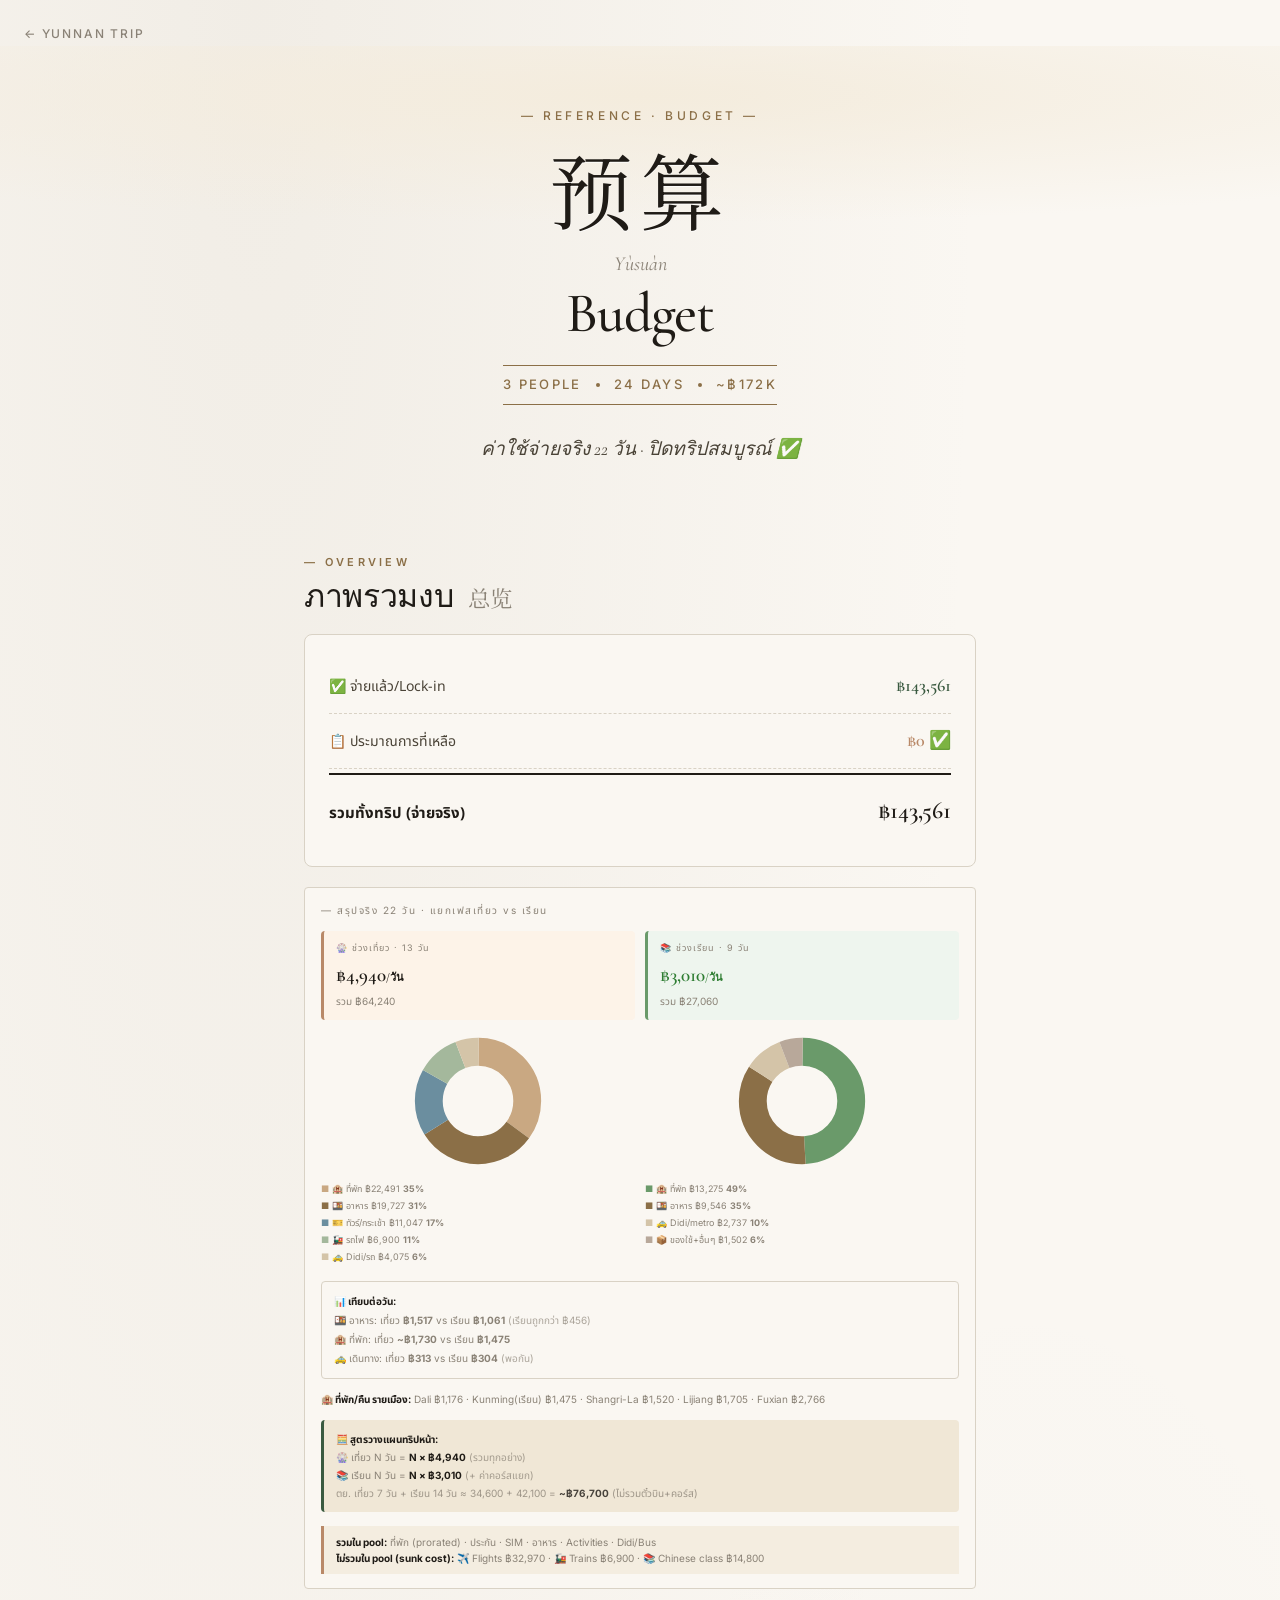
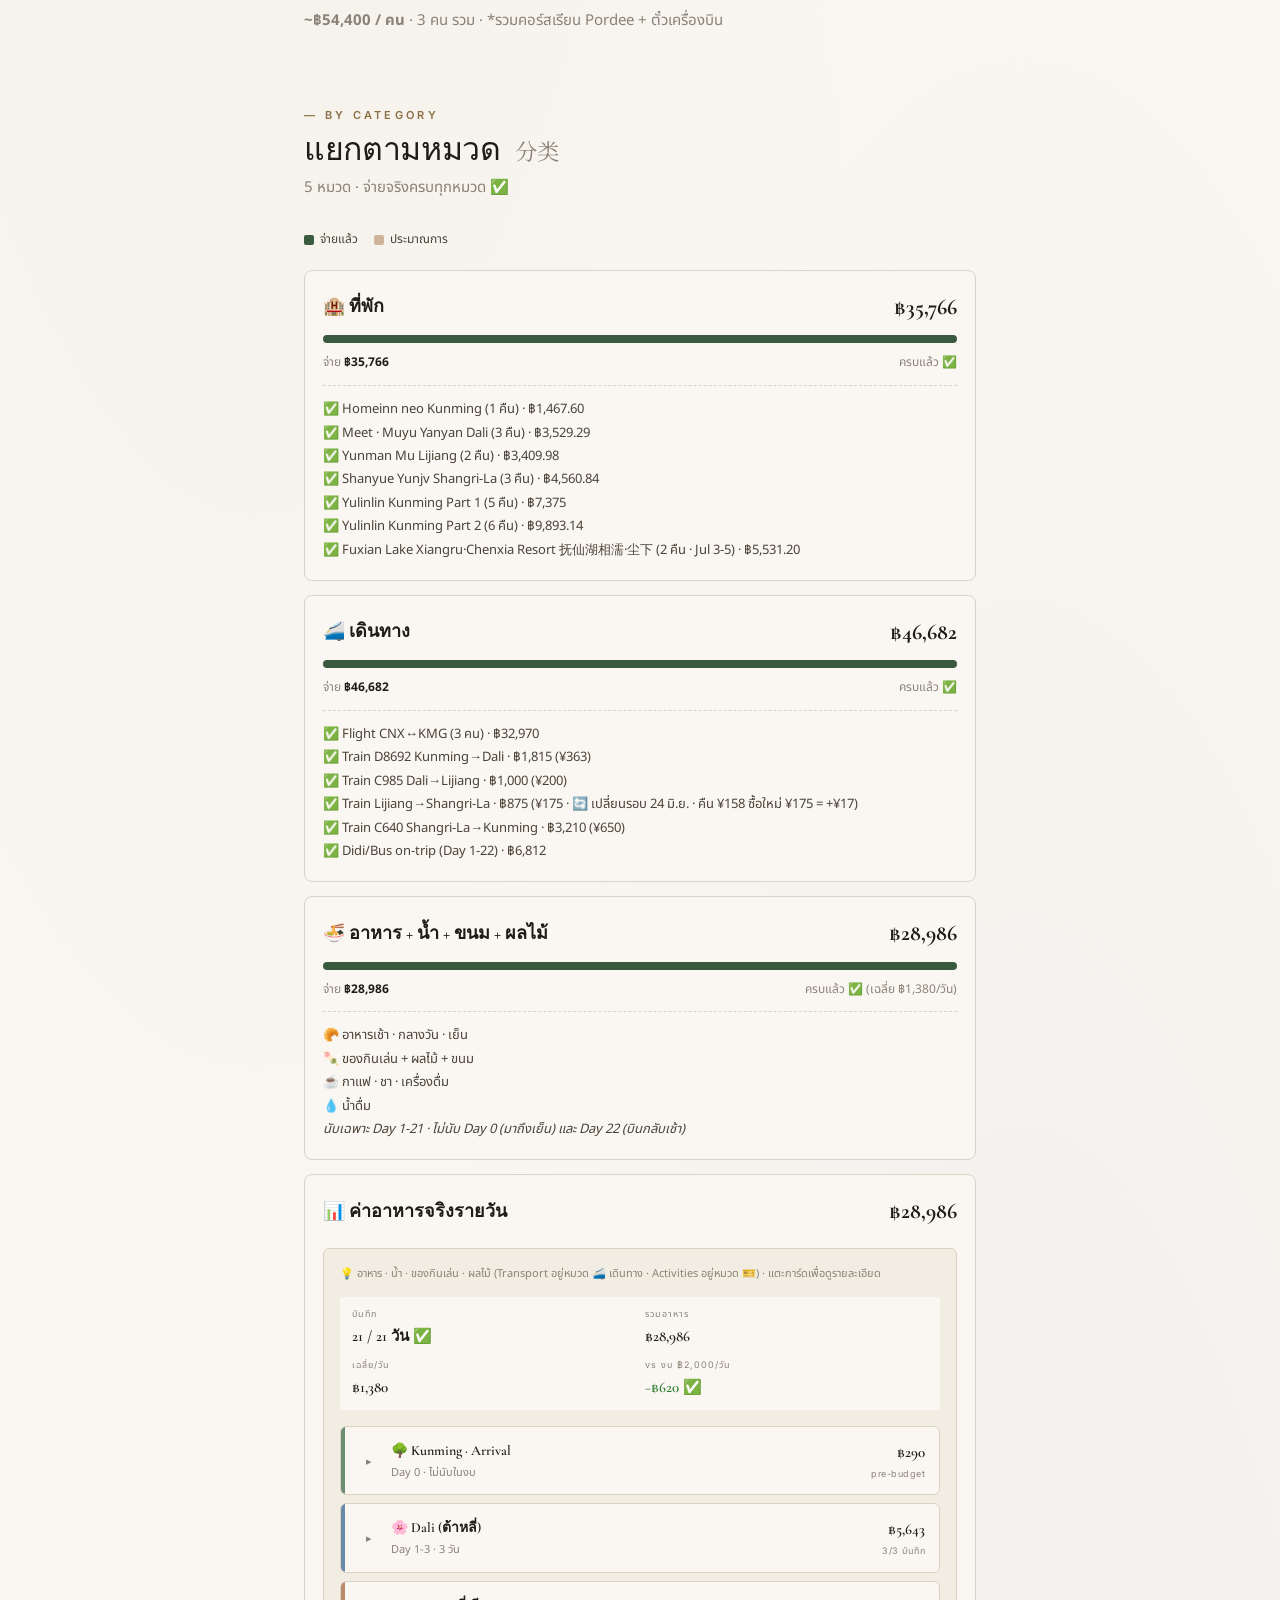
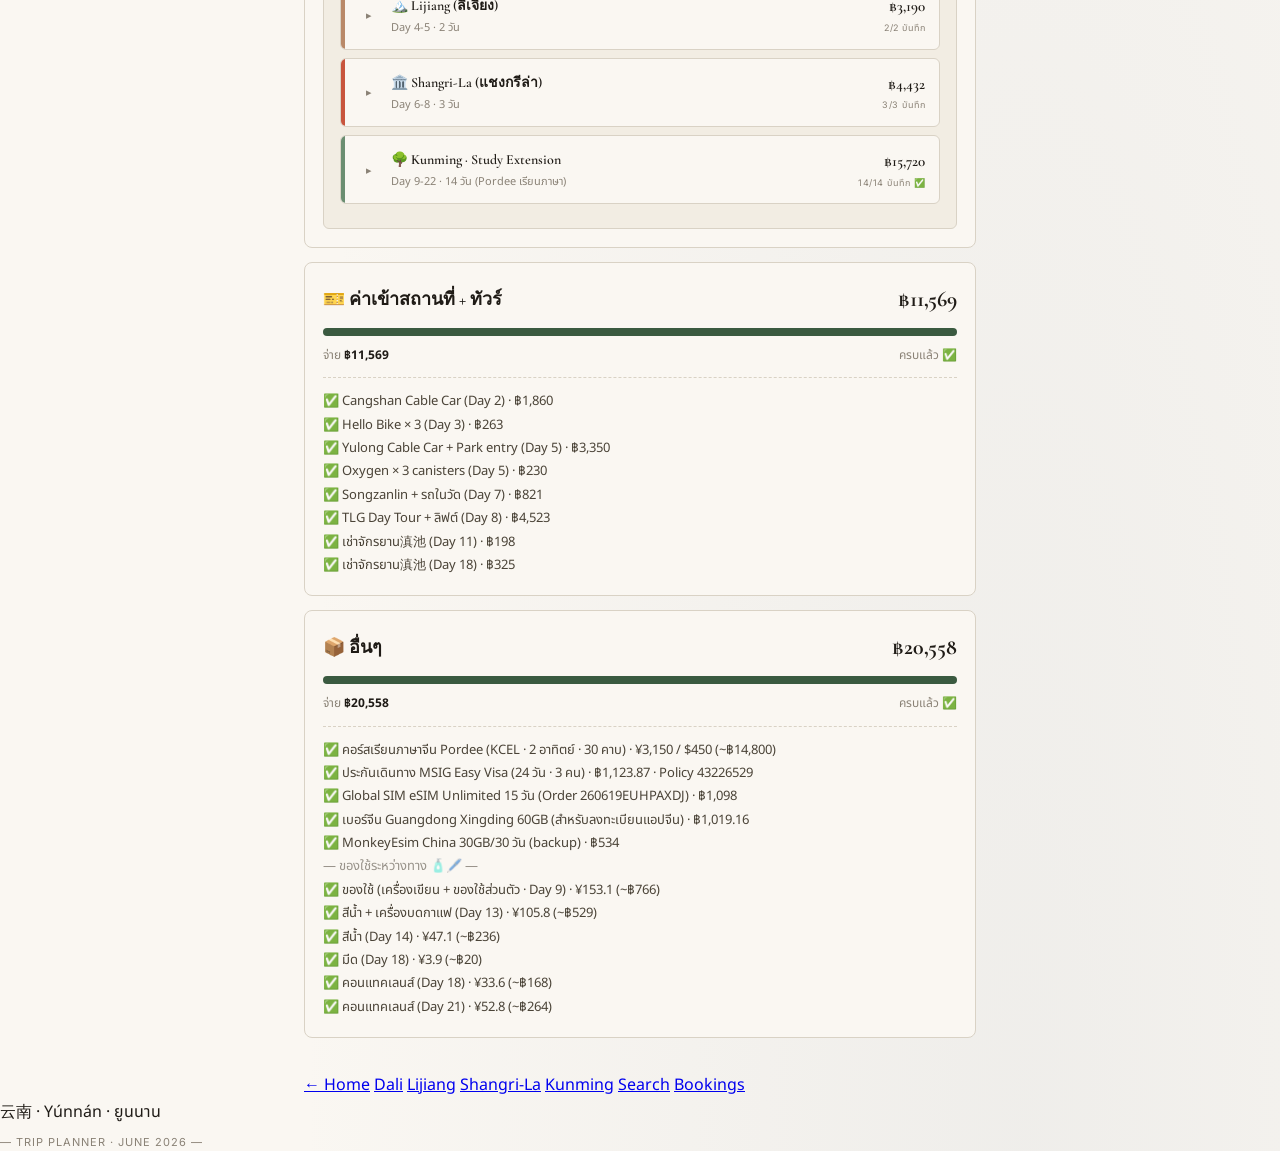
<file: budget.html>
<!DOCTYPE html>
<html lang="th">
<head>
<meta charset="UTF-8">
<meta name="viewport" content="width=device-width, initial-scale=1.0">
<title>Budget · Yunnan</title>
<link rel="stylesheet" href="style.css">
<style>
  :root {
    --accent: #8B6F47;
    --accent-soft: #B89472;
    --accent-pale: #F4ECDD;
  }

  .budget-overview {
    background: var(--paper);
    border: 1px solid var(--rule);
    border-radius: 8px;
    padding: 24px;
    margin: 20px 0;
  }

  .budget-row {
    display: flex;
    justify-content: space-between;
    align-items: baseline;
    padding: 12px 0;
    border-bottom: 1px dashed var(--rule);
  }

  .budget-row:last-child {
    border-bottom: none;
    padding-top: 16px;
    margin-top: 4px;
    border-top: 2px solid var(--ink);
  }

  .budget-row-label {
    font-family: var(--thai);
    font-size: 14px;
    color: var(--ink-soft);
  }

  .budget-row-value {
    font-family: var(--serif);
    font-size: 18px;
    font-weight: 600;
    color: var(--ink);
  }

  .budget-row:last-child .budget-row-label {
    font-weight: 700;
    color: var(--ink);
    font-size: 15px;
  }

  .budget-row:last-child .budget-row-value {
    font-size: 24px;
  }

  .category-card {
    background: var(--paper);
    border: 1px solid var(--rule);
    border-radius: 8px;
    padding: 18px;
    margin-bottom: 14px;
  }

  .category-header {
    display: flex;
    justify-content: space-between;
    align-items: center;
    margin-bottom: 10px;
  }

  .category-title {
    font-family: var(--serif);
    font-size: 18px;
    font-weight: 600;
    color: var(--ink);
  }

  .category-total {
    font-family: var(--serif);
    font-size: 22px;
    font-weight: 700;
    color: var(--ink);
  }

  .category-bar {
    height: 8px;
    background: var(--rule);
    border-radius: 4px;
    overflow: hidden;
    margin: 10px 0;
    display: flex;
  }

  .category-bar-paid {
    height: 100%;
    background: var(--hub);
  }

  .category-bar-est {
    height: 100%;
    background: var(--lijiang-soft);
    opacity: 0.6;
  }

  .category-breakdown {
    display: flex;
    justify-content: space-between;
    font-family: var(--thai);
    font-size: 12px;
    color: var(--ink-light);
    margin-top: 6px;
  }

  .category-breakdown strong {
    color: var(--ink);
  }

  .category-items {
    margin-top: 12px;
    padding-top: 12px;
    border-top: 1px dashed var(--rule);
    font-family: var(--thai);
    font-size: 13px;
    color: var(--ink-soft);
    line-height: 1.8;
  }

  .budget-legend {
    display: flex;
    gap: 16px;
    margin: 12px 0 20px;
    font-family: var(--thai);
    font-size: 12px;
    color: var(--ink-soft);
  }

  .legend-dot {
    display: inline-block;
    width: 10px;
    height: 10px;
    border-radius: 2px;
    margin-right: 6px;
    vertical-align: middle;
  }

  .legend-dot.paid {
    background: var(--hub);
  }

  .legend-dot.est {
    background: var(--lijiang-soft);
    opacity: 0.6;
  }

  .daily-food-tracker {
    margin-top: 18px;
    padding: 16px;
    background: var(--paper-warm);
    border: 1px solid var(--rule);
    border-radius: 6px;
  }

  .tracker-title {
    font-family: var(--serif);
    font-size: 15px;
    font-weight: 600;
    color: var(--ink);
    margin: 0 0 12px 0;
  }

  .tracker-hint {
    font-family: var(--thai);
    font-size: 11px;
    color: var(--ink-light);
    margin-bottom: 14px;
  }

  .tracker-summary {
    display: grid;
    grid-template-columns: 1fr 1fr;
    gap: 10px;
    padding: 10px 12px;
    background: var(--paper);
    border-radius: 4px;
    margin-bottom: 16px;
  }

  .summary-item-label {
    font-family: var(--sans);
    font-size: 9px;
    letter-spacing: 1px;
    color: var(--ink-light);
    margin-bottom: 2px;
  }

  .summary-item-value {
    font-family: var(--serif);
    font-size: 15px;
    font-weight: 600;
    color: var(--ink);
  }

  /* Trip leg cards (collapsible groups) */
  .trip-leg {
    margin-bottom: 8px;
    background: var(--paper);
    border: 1px solid var(--rule);
    border-radius: 6px;
    overflow: hidden;
    transition: box-shadow 0.2s;
  }

  .trip-leg.open {
    box-shadow: 0 2px 8px rgba(0, 0, 0, 0.06);
  }

  .leg-header {
    display: grid;
    grid-template-columns: 20px 1fr auto;
    gap: 12px;
    align-items: center;
    padding: 12px 14px;
    cursor: pointer;
    transition: background 0.15s;
    border-left: 4px solid transparent;
  }

  .leg-header:hover {
    background: rgba(0, 0, 0, 0.02);
  }

  .trip-leg[data-city="kunming-arrival"] .leg-header,
  .trip-leg[data-city="kunming-study"] .leg-header {
    border-left-color: var(--hub-soft);
  }

  .trip-leg[data-city="dali"] .leg-header {
    border-left-color: var(--dali-soft);
  }

  .trip-leg[data-city="lijiang"] .leg-header {
    border-left-color: var(--lijiang-soft);
  }

  .trip-leg[data-city="shangrila"] .leg-header {
    border-left-color: var(--shangrila-soft);
  }

  .leg-chevron {
    font-family: var(--sans);
    font-size: 11px;
    color: var(--ink-light);
    transition: transform 0.2s;
    text-align: center;
  }

  .trip-leg.open .leg-chevron {
    transform: rotate(90deg);
  }

  .leg-info {
    min-width: 0;
  }

  .leg-name {
    font-family: var(--serif);
    font-size: 14px;
    font-weight: 600;
    color: var(--ink);
  }

  .leg-meta {
    font-family: var(--thai);
    font-size: 11px;
    color: var(--ink-light);
    margin-top: 2px;
  }

  .leg-total {
    text-align: right;
  }

  .leg-total-value {
    font-family: var(--serif);
    font-weight: 600;
    font-size: 15px;
    color: var(--ink);
  }

  .leg-total-status {
    font-family: var(--sans);
    font-size: 9px;
    letter-spacing: 0.5px;
    color: var(--ink-light);
    margin-top: 2px;
  }

  .leg-body {
    max-height: 0;
    overflow: hidden;
  }

  body.ready .leg-body {
    transition: max-height 0.35s ease-out;
  }

  .trip-leg.open .leg-body {
    max-height: 6000px;
  }

  .leg-body-inner {
    padding: 4px 14px 14px 14px;
    border-top: 1px solid var(--rule);
  }

  .day-card {
    padding: 10px 12px;
    margin-top: 8px;
    background: var(--paper-warm);
    border-radius: 5px;
    border-left: 2px solid var(--rule);
  }

  .day-card.logged {
    border-left-color: var(--hub);
    background: rgba(58, 90, 64, 0.04);
  }

  .day-card-header {
    display: grid;
    grid-template-columns: auto 1fr auto;
    gap: 8px;
    align-items: baseline;
    margin-bottom: 4px;
  }

  .day-card-num {
    font-family: var(--sans);
    font-size: 10px;
    letter-spacing: 1px;
    color: var(--ink-light);
  }

  .day-card-date {
    font-family: var(--thai);
    font-size: 12px;
    color: var(--ink-soft);
  }

  .day-card-cost {
    font-family: var(--serif);
    font-weight: 600;
    font-size: 14px;
    color: var(--ink);
  }

  .day-card.logged .day-card-cost {
    color: var(--hub);
  }

  .day-card.empty .day-card-cost {
    color: var(--ink-light);
  }

  .day-card-context {
    font-family: var(--thai);
    font-size: 12px;
    color: var(--ink-soft);
  }

  .day-card-note {
    font-family: var(--thai);
    font-size: 11px;
    color: var(--ink-light);
    margin-top: 5px;
    padding-top: 5px;
    border-top: 1px dashed var(--rule);
    font-style: italic;
  }

  .total-box {
    background: var(--ink);
    color: var(--paper);
    padding: 24px;
    border-radius: 8px;
    margin-top: 20px;
    text-align: center;
  }

  .total-label {
    font-family: var(--sans);
    font-size: 11px;
    letter-spacing: 2px;
    color: var(--paper-warm);
    margin-bottom: 8px;
  }

  .total-amount {
    font-family: var(--serif);
    font-size: 36px;
    font-weight: 600;
    line-height: 1;
    margin-bottom: 4px;
  }

  .total-note {
    font-family: var(--thai);
    font-size: 13px;
    color: var(--paper-warm);
    margin-top: 8px;
  }
</style>
</head>
<body>

<a href="index.html" class="back-link">← Yunnan Trip</a>

<header class="hero">
  <div class="hero-eyebrow">— REFERENCE · BUDGET —</div>
  <div class="hero-chinese">预算</div>
  <div class="hero-pinyin">Yùsuàn</div>
  <h1 class="hero-name">Budget</h1>
  <div class="hero-dates">
    <span>3 PEOPLE</span>
    <span class="dot"></span>
    <span>24 DAYS</span>
    <span class="dot"></span>
    <span>~฿172K</span>
  </div>
  <p class="hero-tagline">ค่าใช้จ่ายจริง 22 วัน · ปิดทริปสมบูรณ์ ✅</p>
</header>

<main class="container">

  <!-- OVERVIEW -->
  <section class="section">
    <div class="section-label">— OVERVIEW</div>
    <h2 class="section-title">ภาพรวมงบ <span class="chinese">总览</span></h2>

    <div class="budget-overview">
      <div class="budget-row">
        <div class="budget-row-label">✅ จ่ายแล้ว/Lock-in</div>
        <div class="budget-row-value" style="color: var(--hub);">฿143,561</div>
      </div>
      <div class="budget-row">
        <div class="budget-row-label">📋 ประมาณการที่เหลือ</div>
        <div class="budget-row-value" style="color: var(--lijiang-soft);">฿0 ✅</div>
      </div>
      <div class="budget-row">
        <div class="budget-row-label">รวมทั้งทริป (จ่ายจริง)</div>
        <div class="budget-row-value">฿143,561</div>
      </div>
    </div>

    <!-- DAILY AVERAGE COMPARISON -->
    <div style="background: var(--paper); border: 1px solid var(--rule); border-radius: 4px; padding: 14px 16px; margin-top: 16px;">
      <div style="font-family: var(--sans); font-size: 10px; letter-spacing: 1.5px; color: var(--ink-light); margin-bottom: 12px;">— สรุปจริง 22 วัน · แยกเฟสเที่ยว vs เรียน</div>

      <!-- TWO PHASES -->
      <div style="display: grid; grid-template-columns: 1fr 1fr; gap: 10px; margin-bottom: 16px;">
        <div style="background: #fdf3e8; border-left: 3px solid var(--lijiang-soft); border-radius: 4px; padding: 10px 12px;">
          <div style="font-family: var(--sans); font-size: 9px; letter-spacing: 1px; color: var(--ink-light); margin-bottom: 3px;">🎡 ช่วงเที่ยว · 13 วัน</div>
          <div style="font-family: var(--serif); font-size: 19px; font-weight: 600; color: var(--ink);">฿4,940<span style="font-size: 11px;">/วัน</span></div>
          <div style="font-family: var(--sans); font-size: 10px; color: var(--ink-light); margin-top: 3px;">รวม ฿64,240</div>
        </div>
        <div style="background: #eef5ee; border-left: 3px solid #6a9a6a; border-radius: 4px; padding: 10px 12px;">
          <div style="font-family: var(--sans); font-size: 9px; letter-spacing: 1px; color: var(--ink-light); margin-bottom: 3px;">📚 ช่วงเรียน · 9 วัน</div>
          <div style="font-family: var(--serif); font-size: 19px; font-weight: 600; color: #2e7d32;">฿3,010<span style="font-size: 11px;">/วัน</span></div>
          <div style="font-family: var(--sans); font-size: 10px; color: var(--ink-light); margin-top: 3px;">รวม ฿27,060</div>
        </div>
      </div>

      <!-- PIE CHARTS -->
      <div style="display: grid; grid-template-columns: 1fr 1fr; gap: 10px; margin-bottom: 16px;">

        <!-- Travel pie -->
        <div style="text-align: center;">
          <svg viewBox="0 0 42 42" style="width: 100%; max-width: 130px;">
            <circle cx="21" cy="21" r="15.9" fill="transparent" stroke="#c9a882" stroke-width="9" stroke-dasharray="35 65" stroke-dashoffset="25"/>
            <circle cx="21" cy="21" r="15.9" fill="transparent" stroke="#8b6f47" stroke-width="9" stroke-dasharray="31 69" stroke-dashoffset="-10"/>
            <circle cx="21" cy="21" r="15.9" fill="transparent" stroke="#6b8e9f" stroke-width="9" stroke-dasharray="17 83" stroke-dashoffset="-41"/>
            <circle cx="21" cy="21" r="15.9" fill="transparent" stroke="#a4b89c" stroke-width="9" stroke-dasharray="11 89" stroke-dashoffset="-58"/>
            <circle cx="21" cy="21" r="15.9" fill="transparent" stroke="#d4c4a8" stroke-width="9" stroke-dasharray="6 94" stroke-dashoffset="-69"/>
          </svg>
          <div style="font-family: var(--sans); font-size: 9px; color: var(--ink-light); line-height: 1.9; text-align: left; margin-top: 6px;">
            <span style="color:#c9a882;">■</span> 🏨 ที่พัก ฿22,491 <strong>35%</strong><br>
            <span style="color:#8b6f47;">■</span> 🍱 อาหาร ฿19,727 <strong>31%</strong><br>
            <span style="color:#6b8e9f;">■</span> 🎫 ทัวร์/กระเช้า ฿11,047 <strong>17%</strong><br>
            <span style="color:#a4b89c;">■</span> 🚂 รถไฟ ฿6,900 <strong>11%</strong><br>
            <span style="color:#d4c4a8;">■</span> 🚕 Didi/รถ ฿4,075 <strong>6%</strong>
          </div>
        </div>

        <!-- Study pie -->
        <div style="text-align: center;">
          <svg viewBox="0 0 42 42" style="width: 100%; max-width: 130px;">
            <circle cx="21" cy="21" r="15.9" fill="transparent" stroke="#6a9a6a" stroke-width="9" stroke-dasharray="49 51" stroke-dashoffset="25"/>
            <circle cx="21" cy="21" r="15.9" fill="transparent" stroke="#8b6f47" stroke-width="9" stroke-dasharray="35 65" stroke-dashoffset="-24"/>
            <circle cx="21" cy="21" r="15.9" fill="transparent" stroke="#d4c4a8" stroke-width="9" stroke-dasharray="10 90" stroke-dashoffset="-59"/>
            <circle cx="21" cy="21" r="15.9" fill="transparent" stroke="#b8a89a" stroke-width="9" stroke-dasharray="6 94" stroke-dashoffset="-69"/>
          </svg>
          <div style="font-family: var(--sans); font-size: 9px; color: var(--ink-light); line-height: 1.9; text-align: left; margin-top: 6px;">
            <span style="color:#6a9a6a;">■</span> 🏨 ที่พัก ฿13,275 <strong>49%</strong><br>
            <span style="color:#8b6f47;">■</span> 🍱 อาหาร ฿9,546 <strong>35%</strong><br>
            <span style="color:#d4c4a8;">■</span> 🚕 Didi/metro ฿2,737 <strong>10%</strong><br>
            <span style="color:#b8a89a;">■</span> 📦 ของใช้+อื่นๆ ฿1,502 <strong>6%</strong>
          </div>
        </div>
      </div>

      <!-- PER-DAY COMPARISON -->
      <div style="font-family: var(--sans); font-size: 10px; color: var(--ink-light); line-height: 1.9; margin-bottom: 12px; padding: 10px 12px; background: var(--paper); border: 1px solid var(--rule); border-radius: 4px;">
        <strong style="color: var(--ink);">📊 เทียบต่อวัน:</strong><br>
        🍱 อาหาร: เที่ยว <strong>฿1,517</strong> vs เรียน <strong>฿1,061</strong> <span style="opacity:0.7">(เรียนถูกกว่า ฿456)</span><br>
        🏨 ที่พัก: เที่ยว <strong>~฿1,730</strong> vs เรียน <strong>฿1,475</strong><br>
        🚕 เดินทาง: เที่ยว <strong>฿313</strong> vs เรียน <strong>฿304</strong> <span style="opacity:0.7">(พอกัน)</span>
      </div>

      <!-- HOTELS PER CITY -->
      <div style="font-family: var(--sans); font-size: 10px; color: var(--ink-light); margin-bottom: 12px; line-height: 1.7;">
        <strong style="color: var(--ink);">🏨 ที่พัก/คืน รายเมือง:</strong> Dali ฿1,176 · Kunming(เรียน) ฿1,475 · Shangri-La ฿1,520 · Lijiang ฿1,705 · Fuxian ฿2,766
      </div>

      <!-- PLANNING FORMULA -->
      <div style="background: #f0e7d6; border-left: 3px solid var(--hub); border-radius: 4px; padding: 10px 12px; font-family: var(--sans); font-size: 10px; color: var(--ink-light); line-height: 1.8; margin-bottom: 14px;">
        <strong style="color: var(--ink);">🧮 สูตรวางแผนทริปหน้า:</strong><br>
        🎡 เที่ยว N วัน = <strong style="color: var(--ink);">N × ฿4,940</strong> <span style="opacity:0.75">(รวมทุกอย่าง)</span><br>
        📚 เรียน N วัน = <strong style="color: var(--ink);">N × ฿3,010</strong> <span style="opacity:0.75">(+ ค่าคอร์สแยก)</span><br>
        <span style="opacity:0.8">ตย. เที่ยว 7 วัน + เรียน 14 วัน ≈ 34,600 + 42,100 = <strong style="color: var(--ink);">~฿76,700</strong> (ไม่รวมตั๋วบิน+คอร์ส)</span>
      </div>

      <div style="background: #f4ede0; border-left: 3px solid var(--lijiang-soft); padding: 8px 12px; font-family: var(--sans); font-size: 10px; color: var(--ink-light); line-height: 1.6;">
        <strong style="color: var(--ink);">รวมใน pool:</strong> ที่พัก (prorated) · ประกัน · SIM · อาหาร · Activities · Didi/Bus<br>
        <strong style="color: var(--ink);">ไม่รวมใน pool (sunk cost):</strong> ✈️ Flights ฿32,970 · 🚂 Trains ฿6,900 · 📚 Chinese class ฿14,800
      </div>
    </div>

    <p class="section-subtitle" style="margin-top: 20px; margin-bottom: 12px;">
      <strong>~฿54,400 / คน</strong> · 3 คน รวม · *รวมคอร์สเรียน Pordee + ตั๋วเครื่องบิน
    </p>
  </section>

  <!-- BY CATEGORY -->
  <section class="section">
    <div class="section-label">— BY CATEGORY</div>
    <h2 class="section-title">แยกตามหมวด <span class="chinese">分类</span></h2>
    <p class="section-subtitle">5 หมวด · จ่ายจริงครบทุกหมวด ✅</p>

    <div class="budget-legend">
      <span><span class="legend-dot paid"></span>จ่ายแล้ว</span>
      <span><span class="legend-dot est"></span>ประมาณการ</span>
    </div>

    <!-- HOTEL CATEGORY -->
    <div class="category-card">
      <div class="category-header">
        <div class="category-title">🏨 ที่พัก</div>
        <div class="category-total">฿35,766</div>
      </div>
      <div class="category-bar">
        <div class="category-bar-paid" style="width: 100%;"></div>
      </div>
      <div class="category-breakdown">
        <span>จ่าย <strong>฿35,766</strong></span>
        <span>ครบแล้ว ✅</span>
      </div>
      <div class="category-items">
        ✅ Homeinn neo Kunming (1 คืน) · ฿1,467.60<br>
        ✅ Meet · Muyu Yanyan Dali (3 คืน) · ฿3,529.29<br>
        ✅ Yunman Mu Lijiang (2 คืน) · ฿3,409.98<br>
        ✅ Shanyue Yunjv Shangri-La (3 คืน) · ฿4,560.84<br>
        ✅ Yulinlin Kunming Part 1 (5 คืน) · ฿7,375<br>
        ✅ Yulinlin Kunming Part 2 (6 คืน) · ฿9,893.14<br>
        ✅ Fuxian Lake Xiangru·Chenxia Resort 抚仙湖相濡·尘下 (2 คืน · Jul 3-5) · ฿5,531.20
      </div>
    </div>

    <!-- TRANSPORT CATEGORY -->
    <div class="category-card">
      <div class="category-header">
        <div class="category-title">🚄 เดินทาง</div>
        <div class="category-total">฿46,682</div>
      </div>
      <div class="category-bar">
        <div class="category-bar-paid" style="width: 100%;"></div>
      </div>
      <div class="category-breakdown">
        <span>จ่าย <strong>฿46,682</strong></span>
        <span>ครบแล้ว ✅</span>
      </div>
      <div class="category-items">
        ✅ Flight CNX↔KMG (3 คน) · ฿32,970<br>
        ✅ Train D8692 Kunming→Dali · ฿1,815 (¥363)<br>
        ✅ Train C985 Dali→Lijiang · ฿1,000 (¥200)<br>
        ✅ Train Lijiang→Shangri-La · ฿875 (¥175 · 🔄 เปลี่ยนรอบ 24 มิ.ย. · คืน ¥158 ซื้อใหม่ ¥175 = +¥17)<br>
        ✅ Train C640 Shangri-La→Kunming · ฿3,210 (¥650)<br>
        ✅ Didi/Bus on-trip (Day 1-22) · ฿6,812
      </div>
    </div>

    <!-- FOOD CATEGORY -->
    <div class="category-card">
      <div class="category-header">
        <div class="category-title">🍜 อาหาร + น้ำ + ขนม + ผลไม้</div>
        <div class="category-total">฿28,986</div>
      </div>
      <div class="category-bar">
        <div class="category-bar-paid" style="width: 100%;"></div>
      </div>
      <div class="category-breakdown">
        <span>จ่าย <strong>฿28,986</strong></span>
        <span>ครบแล้ว ✅ (เฉลี่ย ฿1,380/วัน)</span>
      </div>
      <div class="category-items">
        🥐 อาหารเช้า · กลางวัน · เย็น<br>
        🍡 ของกินเล่น + ผลไม้ + ขนม<br>
        ☕ กาแฟ · ชา · เครื่องดื่ม<br>
        💧 น้ำดื่ม<br>
        <em>นับเฉพาะ Day 1-21 · ไม่นับ Day 0 (มาถึงเย็น) และ Day 22 (บินกลับเช้า)</em>
      </div>
    </div>

    <!-- DAILY FOOD TRACKER -->
    <div class="category-card">
      <div class="category-header">
        <div class="category-title">📊 ค่าอาหารจริงรายวัน</div>
        <div class="category-total">฿28,986</div>
      </div>

      <div class="daily-food-tracker">
        <div class="tracker-hint">💡 อาหาร · น้ำ · ของกินเล่น · ผลไม้ (Transport อยู่หมวด 🚄 เดินทาง · Activities อยู่หมวด 🎫) · แตะการ์ดเพื่อดูรายละเอียด</div>

        <div class="tracker-summary">
          <div>
            <div class="summary-item-label">บันทึก</div>
            <div class="summary-item-value">21 / 21 วัน ✅</div>
          </div>
          <div>
            <div class="summary-item-label">รวมอาหาร</div>
            <div class="summary-item-value">฿28,986</div>
          </div>
          <div>
            <div class="summary-item-label">เฉลี่ย/วัน</div>
            <div class="summary-item-value">฿1,380</div>
          </div>
          <div>
            <div class="summary-item-label">vs งบ ฿2,000/วัน</div>
            <div class="summary-item-value" style="color: #2e7d32;">−฿620 ✅</div>
          </div>
        </div>

        <!-- KUNMING ARRIVAL -->
        <div class="trip-leg" data-city="kunming-arrival">
          <div class="leg-header" onclick="toggleLeg(this)">
            <span class="leg-chevron">▸</span>
            <div class="leg-info">
              <div class="leg-name">🌳 Kunming · Arrival</div>
              <div class="leg-meta">Day 0 · ไม่นับในงบ</div>
            </div>
            <div class="leg-total">
              <div class="leg-total-value">฿290</div>
              <div class="leg-total-status">pre-budget</div>
            </div>
          </div>
          <div class="leg-body">
            <div class="leg-body-inner">
              <div class="day-card logged">
                <div class="day-card-header">
                  <span class="day-card-num">DAY 0</span>
                  <span class="day-card-date">ศ 19/6</span>
                  <span class="day-card-cost">฿290</span>
                </div>
                <div class="day-card-context">มาถึงเย็น · เช็คอิน Homeinn neo ห้อง 406</div>
                <div class="day-card-note">¥57.50 · Meituan dinner</div>
              </div>
            </div>
          </div>
        </div>

        <!-- DALI -->
        <div class="trip-leg" data-city="dali">
          <div class="leg-header" onclick="toggleLeg(this)">
            <span class="leg-chevron">▸</span>
            <div class="leg-info">
              <div class="leg-name">🌸 Dali (ต้าหลี่)</div>
              <div class="leg-meta">Day 1-3 · 3 วัน</div>
            </div>
            <div class="leg-total">
              <div class="leg-total-value">฿5,643</div>
              <div class="leg-total-status">3/3 บันทึก</div>
            </div>
          </div>
          <div class="leg-body">
            <div class="leg-body-inner">
              <div class="day-card logged">
                <div class="day-card-header">
                  <span class="day-card-num">DAY 1</span>
                  <span class="day-card-date">ส 20/6</span>
                  <span class="day-card-cost">฿1,856</span>
                </div>
                <div class="day-card-context">Kunming → Dali · D8692 · เดินเมืองเก่า · sunset 西南门</div>
                <div class="day-card-note">🍄 大理壹号 stone grill ¥213 · 🍢 dinner street food ¥74 · 🍡 snacks ¥15 · 🍎 ผลไม้ ¥40 · ☕ Cotti ¥12.90 · 💧 น้ำ ¥16.30 = ¥371.20 (~฿1,856)<br><em>🚄 Transport: Didi × 2 ฿195 (อยู่หมวดเดินทาง)</em></div>
              </div>

              <div class="day-card logged">
                <div class="day-card-header">
                  <span class="day-card-num">DAY 2</span>
                  <span class="day-card-date">อา 21/6</span>
                  <span class="day-card-cost">฿2,250</span>
                </div>
                <div class="day-card-context">Cangshan trek · Zhonghe→Jade Belt Road→Ximatan down · 感通寺 + 寂照庵</div>
                <div class="day-card-note">🥐 เช้า ¥36 · 🥖 ขนมปังกลางวัน ¥40 · 🌭 ไส้กรอก ¥20 · 🍲 dinner mushroom hotpot ¥319 · ☕ กาแฟ ¥25 · 💧 น้ำ ¥10 = ¥450 (~฿2,250)<br><em>🚄 Transport: Didi ฿150 · 🎫 Activities: 🚡 Cangshan Cable Car ฿1,860</em></div>
              </div>

              <div class="day-card logged">
                <div class="day-card-header">
                  <span class="day-card-num">DAY 3</span>
                  <span class="day-card-date">จ 22/6</span>
                  <span class="day-card-cost">฿1,537</span>
                </div>
                <div class="day-card-context">Xizhou + Erhai cycling · 一碗云南味 lunch (Dianping 必吃榜 2025) · ปั่น Eco Corridor</div>
                <div class="day-card-note">🍜 lunch 过桥米线 ¥158.40 · 🍢 dinner street food ¥75 · 🍡 snacks ¥45 · ☕ 贵州冰浆 ¥24 · 💧 น้ำ ¥5 = ¥307.40 (~฿1,537)<br><em>🚄 Transport: Didi+bus ฿455 · 🎫 Activities: 🚲 Hello Bike × 3 ฿263</em></div>
              </div>
            </div>
          </div>
        </div>

        <!-- LIJIANG -->
        <div class="trip-leg" data-city="lijiang">
          <div class="leg-header" onclick="toggleLeg(this)">
            <span class="leg-chevron">▸</span>
            <div class="leg-info">
              <div class="leg-name">🏔️ Lijiang (ลี่เจียง)</div>
              <div class="leg-meta">Day 4-5 · 2 วัน</div>
            </div>
            <div class="leg-total">
              <div class="leg-total-value">฿3,190</div>
              <div class="leg-total-status">2/2 บันทึก</div>
            </div>
          </div>
          <div class="leg-body">
            <div class="leg-body-inner">
              <div class="day-card logged">
                <div class="day-card-header">
                  <span class="day-card-num">DAY 4</span>
                  <span class="day-card-date">อ 23/6</span>
                  <span class="day-card-cost">฿1,220</span>
                </div>
                <div class="day-card-context">Dali → Lijiang · C985 (07:45-09:35) · เช็คอิน Yunman · เดิน Old Town + Wuyi Street</div>
                <div class="day-card-note">🥐 breakfast ¥12 · 🍱 lunch ¥222 · 🍦 ไอติม ¥10 = ¥244 (~฿1,220)<br><em>🚄 Transport: Didi × 2 ฿335<br>* ออกซิเจน/น้ำ/ขนม ¥78 ซื้อล่วงหน้าสำหรับ Yulong พรุ่งนี้ — ลงใน Day 5</em></div>
              </div>

              <div class="day-card logged">
                <div class="day-card-header">
                  <span class="day-card-num">DAY 5</span>
                  <span class="day-card-date">พ 24/6</span>
                  <span class="day-card-cost">฿1,970</span>
                </div>
                <div class="day-card-context">🏔️ Yulong Glacier Park 4,506 ม. + Blue Moon Valley + Shuhe Old Town · highlight day</div>
                <div class="day-card-note">🍱 lunch ¥46 · 🍴 dinner Naxi ¥260 · 🍡 snacks ¥76 · 💧 น้ำ ¥12 = ¥394 (~฿1,970)<br><em>🚄 Transport: Didi × 3 ฿605 (รวมแวะ Shuhe) · 🎫 Activities: 🚡 Yulong Cable ฿2,100 · 🎫 Park ฿1,250 (ลด Pordee) · 🆘 Oxygen ฿230 = ฿3,580<br>* ประหยัด ~฿1,150 จาก discount + ไม่ใช้ electric cart</em></div>
              </div>
            </div>
          </div>
        </div>

        <!-- SHANGRI-LA -->
        <div class="trip-leg" data-city="shangrila">
          <div class="leg-header" onclick="toggleLeg(this)">
            <span class="leg-chevron">▸</span>
            <div class="leg-info">
              <div class="leg-name">🏛️ Shangri-La (แชงกรีล่า)</div>
              <div class="leg-meta">Day 6-8 · 3 วัน</div>
            </div>
            <div class="leg-total">
              <div class="leg-total-value">฿4,432</div>
              <div class="leg-total-status">3/3 บันทึก</div>
            </div>
          </div>
          <div class="leg-body">
            <div class="leg-body-inner">
              <div class="day-card logged">
                <div class="day-card-header">
                  <span class="day-card-num">DAY 6</span>
                  <span class="day-card-date">พฤ 25/6</span>
                  <span class="day-card-cost">฿2,133</span>
                </div>
                <div class="day-card-context">Lijiang → Shangri-La · C639 (12:05-13:18) · Dukezong + กังหันมนต์ + ปรับตัว</div>
                <div class="day-card-note">🍱 กลางวัน Meituan ¥78.55 · 🍴 dinner อาหารทิเบต ¥298 · 🧀 butter cheese โยเกิร์ต ¥15 · 🍬 ขนม/ชีส ¥25 · 💧 น้ำ ¥10 = ¥426.55 (~฿2,133)<br><em>🚄 Transport: Didi ¥23.9 (~฿120)</em></div>
              </div>

              <div class="day-card logged">
                <div class="day-card-header">
                  <span class="day-card-num">DAY 7</span>
                  <span class="day-card-date">ศ 26/6</span>
                  <span class="day-card-cost">฿974</span>
                </div>
                <div class="day-card-context">เมืองเก่า Dukezong + Songzanlin (松赞林寺)</div>
                <div class="day-card-note">🥐 เช้า ขนมปัง ¥47 · 🍛 กลางวัน ข้าวห่อไข่ ×3 ¥72.40 · 🍽️ เย็น 鲜三辣 (云贵川) ¥75.50 = ¥194.90 (~฿974)<br><em>🚄 Transport: Didi ¥25.95 (~฿130) · 🎫 Activities: Songzanlin ฿671 + รถในวัด ฿150 = ฿821</em></div>
              </div>

              <div class="day-card logged">
                <div class="day-card-header">
                  <span class="day-card-num">DAY 8</span>
                  <span class="day-card-date">ส 27/6</span>
                  <span class="day-card-cost">฿1,325</span>
                </div>
                <div class="day-card-context">Tiger Leaping Gorge (虎跳峡 Hǔtiàoxiá) · day tour</div>
                <div class="day-card-note">🍳 เช้า ¥20 · 💧 น้ำ ¥6 · ☕ กาแฟ ¥32 · 🍬 ขนม ¥75 · 🥤 โค้ก ¥11 · 🍽️ เย็น ¥121 = ¥265 (~฿1,325)<br><em>🎫 Activities: ลิฟต์ TLG ¥70×3 = ¥210 (~฿1,050) รวมกับค่าตั๋วทัวร์</em></div>
              </div>
            </div>
          </div>
        </div>

        <!-- KUNMING STUDY -->
        <div class="trip-leg" data-city="kunming-study">
          <div class="leg-header" onclick="toggleLeg(this)">
            <span class="leg-chevron">▸</span>
            <div class="leg-info">
              <div class="leg-name">🌳 Kunming · Study Extension</div>
              <div class="leg-meta">Day 9-22 · 14 วัน (Pordee เรียนภาษา)</div>
            </div>
            <div class="leg-total">
              <div class="leg-total-value">฿15,720</div>
              <div class="leg-total-status">14/14 บันทึก ✅</div>
            </div>
          </div>
          <div class="leg-body">
            <div class="leg-body-inner">
              <div class="day-card logged">
                <div class="day-card-header">
                  <span class="day-card-num">DAY 9</span>
                  <span class="day-card-date">อา 28/6</span>
                  <span class="day-card-cost">฿1,461</span>
                </div>
                <div class="day-card-context">Shangri-La → Kunming · C640 (10:05-16:03) · เช็คอิน Yulinlin</div>
                <div class="day-card-note">🧀 yak cheese ¥35 · 🌿 สาหร่าย ¥35 · 🛒 ของกิน Parkson ¥66 · 🍎 ผลไม้ ¥23.7 · 💧 น้ำ ¥4 · 🥛 นม ¥2.5 · 🍽️ เย็น ¥126 = ¥292.2 (~฿1,461)<br><em>🚄 Transport: Didi ¥17 (~฿85) · 🧴 ของใช้ Parkson ¥69.1 → หมวดอื่นๆ</em></div>
              </div>

              <div class="day-card logged">
                <div class="day-card-header">
                  <span class="day-card-num">DAY 10</span>
                  <span class="day-card-date">จ 29/6</span>
                  <span class="day-card-cost">฿554</span>
                </div>
                <div class="day-card-context">Pordee เริ่มเรียน KCEL วันแรก (9:25-12:00)</div>
                <div class="day-card-note">🍳 เช้า ¥13 · 🍱 เที่ยง ¥45 · 🍎 ผลไม้ ¥4.6 · 🥖 ขนมปังหมูหยอง ¥14.8 · 🍽️ เย็น ¥33.31 = ¥110.71 (~฿554)<br><em>🚄 Transport: Didi ¥19.2 + metro ¥15 = ¥34.2 (~฿171)</em></div>
              </div>

              <div class="day-card logged">
                <div class="day-card-header">
                  <span class="day-card-num">DAY 11</span>
                  <span class="day-card-date">อ 30/6</span>
                  <span class="day-card-cost">฿872</span>
                </div>
                <div class="day-card-context">Kunming · study</div>
                <div class="day-card-note">🍳 เช้า ¥17 · 🍔 Burger King ¥57.9 · ☕ กาแฟ ¥14.9 · 🧋 HEYTEA ¥15 · 🍽️ เย็น ¥69.5 = ¥174.3 (~฿872)<br><em>🚄 Transport: Didi ¥63 (6 เที่ยว, ~฿315) · 🚲 Activities: เช่าจักรยาน滇池 ¥39.5 (~฿198)</em></div>
              </div>

              <div class="day-card logged">
                <div class="day-card-header">
                  <span class="day-card-num">DAY 12</span>
                  <span class="day-card-date">พ 1/7</span>
                  <span class="day-card-cost">฿1,245</span>
                </div>
                <div class="day-card-context">Kunming · study</div>
                <div class="day-card-note">🍳 เช้า ¥17 · ☕ กาแฟ ¥20 · 🍱 เที่ยง ¥45 · 🍰 เค้ก ¥70 · 🍽️ เย็น ¥97 = ¥249 (~฿1,245)<br><em>🚄 Transport: Didi ¥45.9 (4 เที่ยว) + metro ¥6 = ¥51.9 (~฿260)</em></div>
              </div>

              <div class="day-card logged">
                <div class="day-card-header">
                  <span class="day-card-num">DAY 13</span>
                  <span class="day-card-date">พฤ 2/7</span>
                  <span class="day-card-cost">฿1,226</span>
                </div>
                <div class="day-card-context">Kunming · study</div>
                <div class="day-card-note">🍳 เช้า ¥22.4 · 🧋 HEYTEA ¥25 · 🍕 Pizza ¥69 · ☕ เมล็ดกาแฟ ¥12.9 · 🦆 ข้าวหน้าห่าน+หมูแดง ¥116 = ¥245.3 (~฿1,226)<br><em>🚄 Transport: Didi ¥57.8 (6 เที่ยว, ~฿289) · 🎨 สีน้ำ+เครื่องบดกาแฟ ¥105.8 → หมวดอื่นๆ</em></div>
              </div>

              <div class="day-card logged">
                <div class="day-card-header">
                  <span class="day-card-num">DAY 14</span>
                  <span class="day-card-date">ศ 3/7</span>
                  <span class="day-card-cost">฿1,512</span>
                </div>
                <div class="day-card-context">KCEL เช้า → บ่ายไป Fuxian Lake 抚仙湖 🌊</div>
                <div class="day-card-note">🍳 เช้า ¥11.4 · 🍱 เที่ยง ¥78 · 🍽️ เย็น ¥154 · 🍮 Meet Fresh ¥59 = ¥302.4 (~฿1,512)<br><em>🚄 Transport: Didi เมือง ¥32.6 + 🚗 ไป Fuxian ¥80 + ทางด่วน ¥14 = ¥126.6 (~฿633) · 🎨 สีน้ำ ¥47.1 → หมวดอื่นๆ</em></div>
              </div>

              <div class="day-card logged">
                <div class="day-card-header">
                  <span class="day-card-num">DAY 15</span>
                  <span class="day-card-date">ส 4/7</span>
                  <span class="day-card-cost">฿1,618</span>
                </div>
                <div class="day-card-context">Fuxian Lake 抚仙湖 🌊 (พิพิธภัณฑ์ฟอสซิล + ปลาหม้อหิน)</div>
                <div class="day-card-note">🥐 เช้า+เที่ยง (เตรียมจากคุนหมิง) ¥59.5 · 🍲 เย็น石锅鱼 ¥181+53 · 🍮 ขนม ¥25 · 🥤 โค้ก ¥5 = ¥323.5 (~฿1,618)<br><em>🚄 Transport: Didi ¥64.68 (4 เที่ยว รอบทะเลสาบ, ~฿323)</em></div>
              </div>

              <div class="day-card logged">
                <div class="day-card-header">
                  <span class="day-card-num">DAY 16</span>
                  <span class="day-card-date">อา 5/7</span>
                  <span class="day-card-cost">฿1,581</span>
                </div>
                <div class="day-card-context">เช็คเอาท์ Fuxian → กลับคุนหมิง 🚗</div>
                <div class="day-card-note">🍱 เที่ยง ¥81.2 · 🍽️ เย็น ¥235 = ¥316.2 (~฿1,581)<br><em>🚄 Transport: Didi กลับ Fuxian ¥85 + ทางด่วน ¥26 + Didi เมือง ¥32.4 = ¥143.4 (~฿717)</em></div>
              </div>

              <div class="day-card logged">
                <div class="day-card-header">
                  <span class="day-card-num">DAY 17</span>
                  <span class="day-card-date">จ 6/7</span>
                  <span class="day-card-cost">฿1,540</span>
                </div>
                <div class="day-card-context">Kunming · study (กลับเข้าเรียนสัปดาห์สุดท้าย)</div>
                <div class="day-card-note">🍳 เช้า ¥15 · ☕ เมล็ดกาแฟ ¥40 · 🍱 เที่ยง ¥60.5 · 🍎 ผลไม้ ¥76.39 · 🍮 ขนม ¥32.98 · 🍽️ เย็น ¥83.23 = ¥308.1 (~฿1,540)<br><em>🚄 Transport: Didi ¥46 (4 เที่ยว, ~฿230)</em></div>
              </div>

              <div class="day-card logged">
                <div class="day-card-header">
                  <span class="day-card-num">DAY 18</span>
                  <span class="day-card-date">อ 7/7</span>
                  <span class="day-card-cost">฿814</span>
                </div>
                <div class="day-card-context">Kunming · study (ปั่นจักรยาน滇池)</div>
                <div class="day-card-note">🍳 เช้า ¥33.46 · 🍱 เที่ยง ¥45 · 🍽️ เย็น ¥84.24 = ¥162.7 (~฿814)<br><em>🚄 Transport: Didi ¥110.82 (6 เที่ยว, ~฿554) · 🚲 Activities: เช่าจักรยาน滇池 ¥65 (~฿325) · 🔪 มีด ¥3.9 → อื่นๆ</em></div>
              </div>

              <div class="day-card logged">
                <div class="day-card-header">
                  <span class="day-card-num">DAY 19</span>
                  <span class="day-card-date">พ 8/7</span>
                  <span class="day-card-cost">฿928</span>
                </div>
                <div class="day-card-context">Kunming · study</div>
                <div class="day-card-note">🍱 เที่ยง ¥71 · 🍽️ เย็น ¥80 · 🧋 HEYTEA ¥34.5 = ¥185.5 (~฿928)<br><em>🚄 Transport: Didi ¥45.1 (4 เที่ยว, ~฿226)</em></div>
              </div>

              <div class="day-card logged">
                <div class="day-card-header">
                  <span class="day-card-num">DAY 20</span>
                  <span class="day-card-date">พฤ 9/7</span>
                  <span class="day-card-cost">฿1,162</span>
                </div>
                <div class="day-card-context">Kunming · study</div>
                <div class="day-card-note">🍳 เช้า ¥26.8 · 🍱 เที่ยง ¥65 · 🍽️ เย็น หมูทอดร้านญี่ปุ่น ¥140.7 = ¥232.5 (~฿1,162)<br><em>🚄 Transport: Didi ¥68.05 (6 เที่ยว, ~฿340)</em></div>
              </div>

              <div class="day-card logged">
                <div class="day-card-header">
                  <span class="day-card-num">DAY 21</span>
                  <span class="day-card-date">ศ 10/7</span>
                  <span class="day-card-cost">฿1,205</span>
                </div>
                <div class="day-card-context">Kunming · Pordee จบเรียน 🎓 (วันสุดท้ายของ KCEL)</div>
                <div class="day-card-note">🍳 เช้า ¥41.4 · 🍱 เที่ยง ¥169.6 · 🍽️ เย็น ¥30 = ¥241 (~฿1,205)<br><em>🚄 Transport: Didi ¥70.59 (6 เที่ยว, ~฿353) · 👁️ คอนแทคเลนส์ ¥52.8 → หมวดอื่นๆ</em></div>
              </div>

              <div class="day-card logged">
                <div class="day-card-header">
                  <span class="day-card-num">DAY 22</span>
                  <span class="day-card-date">ส 11/7</span>
                  <span class="day-card-cost">—</span>
                </div>
                <div class="day-card-context">KMG → CNX · บินเช้า MU9639 ✈️</div>
                <div class="day-card-note"><em>🚄 Transport: รถไปสนามบิน ¥65.4 (~฿327)</em></div>
              </div>
            </div>
          </div>
        </div>
      </div>
    </div>

    <!-- ENTRANCE/ACTIVITIES CATEGORY -->
    <div class="category-card">
      <div class="category-header">
        <div class="category-title">🎫 ค่าเข้าสถานที่ + ทัวร์</div>
        <div class="category-total">฿11,569</div>
      </div>
      <div class="category-bar">
        <div class="category-bar-paid" style="width: 100%;"></div>
      </div>
      <div class="category-breakdown">
        <span>จ่าย <strong>฿11,569</strong></span>
        <span>ครบแล้ว ✅</span>
      </div>
      <div class="category-items">
        ✅ Cangshan Cable Car (Day 2) · ฿1,860<br>
        ✅ Hello Bike × 3 (Day 3) · ฿263<br>
        ✅ Yulong Cable Car + Park entry (Day 5) · ฿3,350<br>
        ✅ Oxygen × 3 canisters (Day 5) · ฿230<br>
        ✅ Songzanlin + รถในวัด (Day 7) · ฿821<br>
        ✅ TLG Day Tour + ลิฟต์ (Day 8) · ฿4,523<br>
        ✅ เช่าจักรยาน滇池 (Day 11) · ฿198<br>
        ✅ เช่าจักรยาน滇池 (Day 18) · ฿325
      </div>
    </div>

    <!-- OTHERS CATEGORY -->
    <div class="category-card">
      <div class="category-header">
        <div class="category-title">📦 อื่นๆ</div>
        <div class="category-total">฿20,558</div>
      </div>
      <div class="category-bar">
        <div class="category-bar-paid" style="width: 100%;"></div>
      </div>
      <div class="category-breakdown">
        <span>จ่าย <strong>฿20,558</strong></span>
        <span>ครบแล้ว ✅</span>
      </div>
      <div class="category-items">
        ✅ คอร์สเรียนภาษาจีน Pordee (KCEL · 2 อาทิตย์ · 30 คาบ) · ¥3,150 / $450 (~฿14,800)<br>
        ✅ ประกันเดินทาง MSIG Easy Visa (24 วัน · 3 คน) · ฿1,123.87 · Policy 43226529<br>
        ✅ Global SIM eSIM Unlimited 15 วัน (Order 260619EUHPAXDJ) · ฿1,098<br>
        ✅ เบอร์จีน Guangdong Xingding 60GB (สำหรับลงทะเบียนแอปจีน) · ฿1,019.16<br>
        ✅ MonkeyEsim China 30GB/30 วัน (backup) · ฿534<br>
        <span style="opacity:0.55">— ของใช้ระหว่างทาง 🧴🖊️ —</span><br>
        ✅ ของใช้ (เครื่องเขียน + ของใช้ส่วนตัว · Day 9) · ¥153.1 (~฿766)<br>
        ✅ สีน้ำ + เครื่องบดกาแฟ (Day 13) · ¥105.8 (~฿529)<br>
        ✅ สีน้ำ (Day 14) · ¥47.1 (~฿236)<br>
        ✅ มีด (Day 18) · ¥3.9 (~฿20)<br>
        ✅ คอนแทคเลนส์ (Day 18) · ¥33.6 (~฿168)<br>
        ✅ คอนแทคเลนส์ (Day 21) · ¥52.8 (~฿264)
      </div>
    </div>
  </section>

  <!-- NAV -->
  <nav class="bottom-nav">
    <a href="index.html">← Home</a>
    <a href="dali.html">Dali</a>
    <a href="lijiang.html">Lijiang</a>
    <a href="shangrila.html">Shangri-La</a>
    <a href="kunming.html">Kunming</a>
    <a href="phrases.html">Search</a>
    <a href="bookings.html">Bookings</a>
  </nav>

</main>

<footer class="footer">
  <p>云南 · Yúnnán · ยูนนาน</p>
  <p style="font-family: var(--sans); font-size: 11px; letter-spacing: 1px; margin-top: 8px; color: var(--ink-light);">— TRIP PLANNER · JUNE 2026 —</p>
</footer>

<script>
  function toggleLeg(headerEl) {
    const leg = headerEl.parentElement;
    leg.classList.toggle('open');
  }
  window.addEventListener('load', function () {
    requestAnimationFrame(function () {
      requestAnimationFrame(function () { document.body.classList.add('ready'); });
    });
  });
</script>

</body>
</html>
</file>
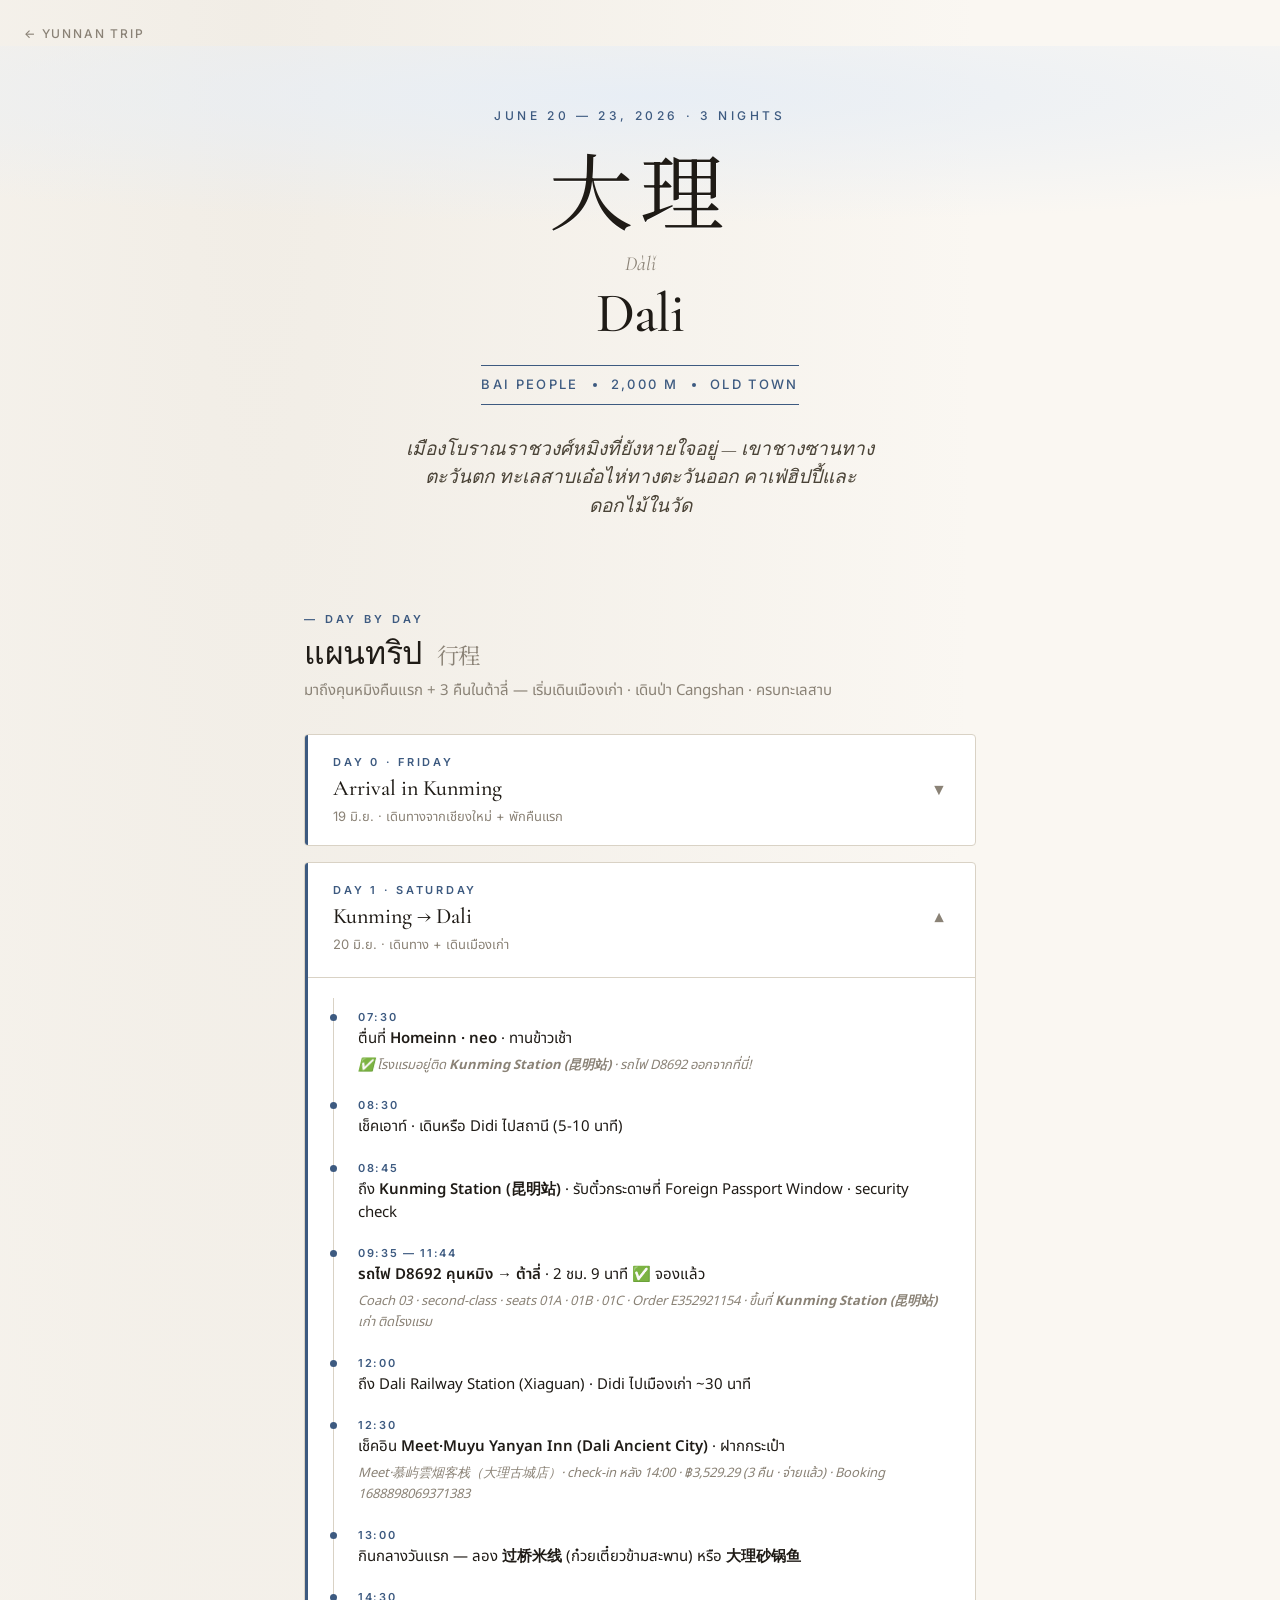
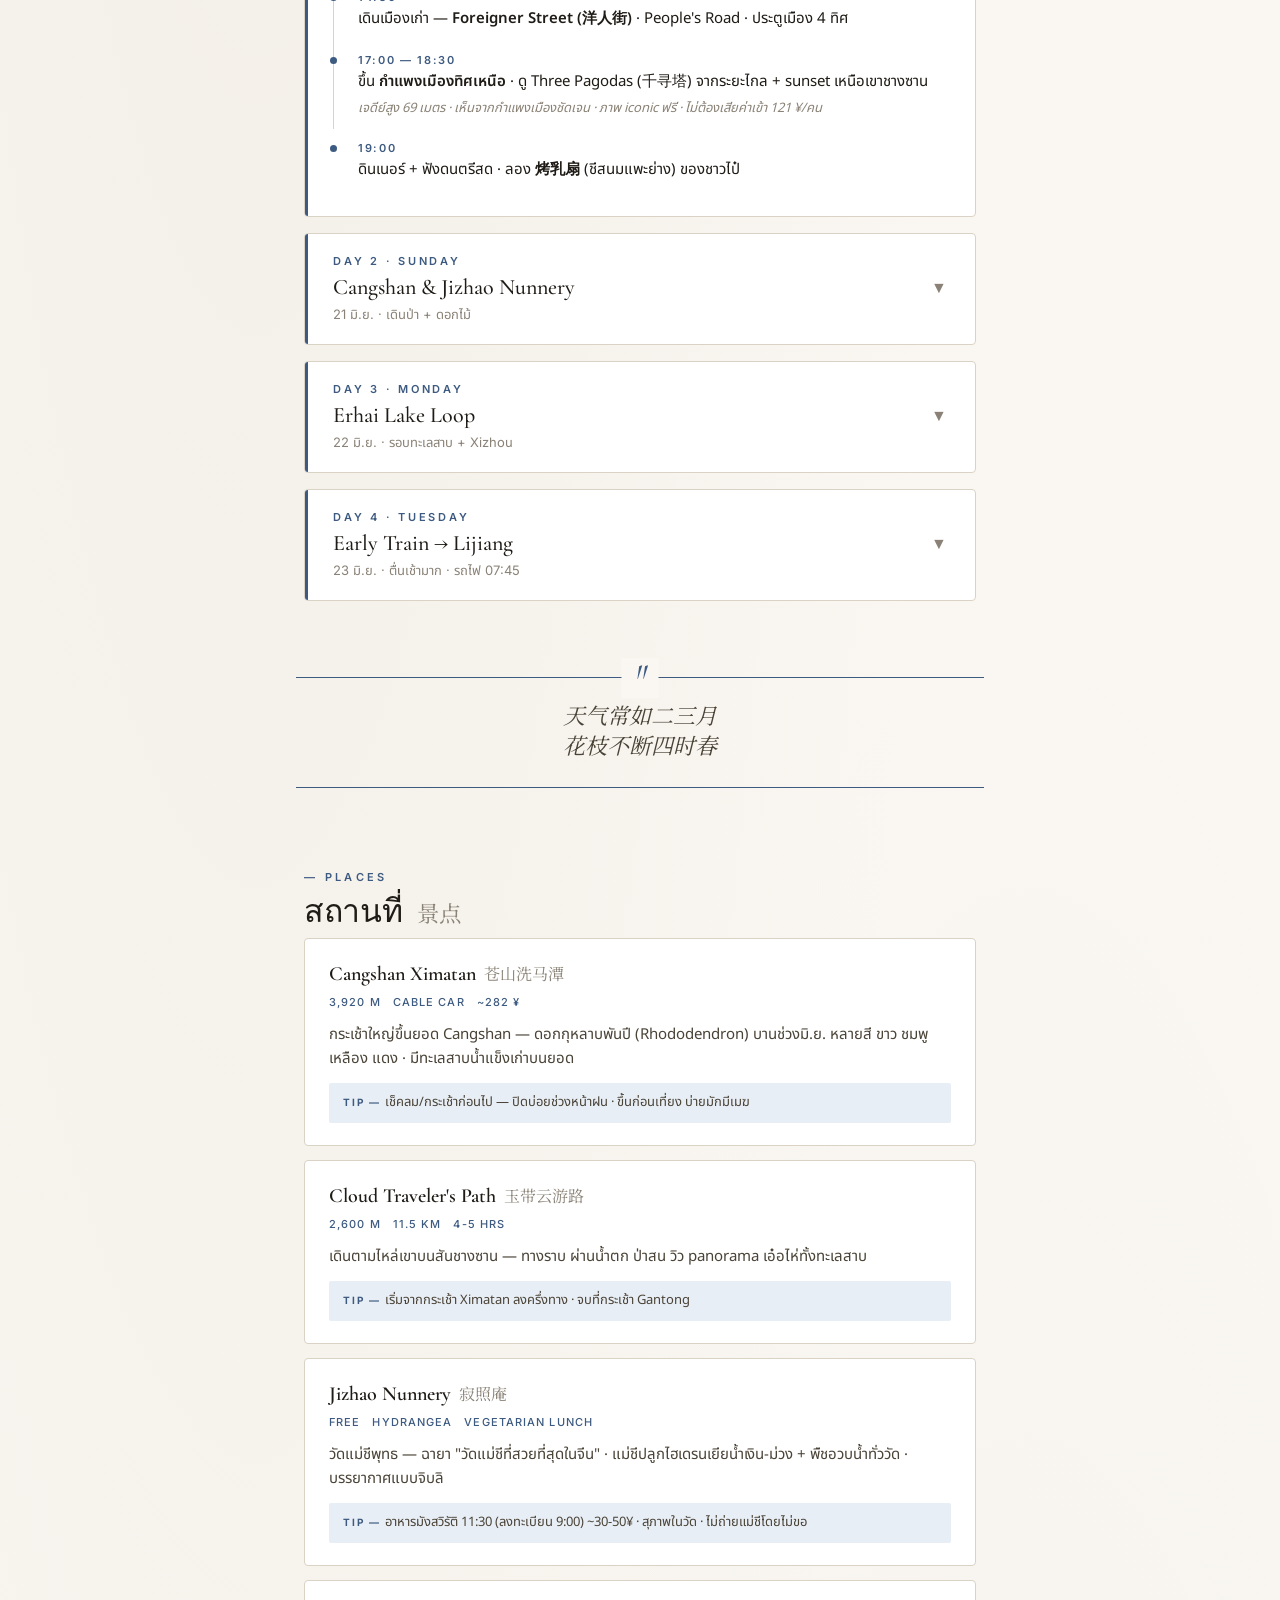
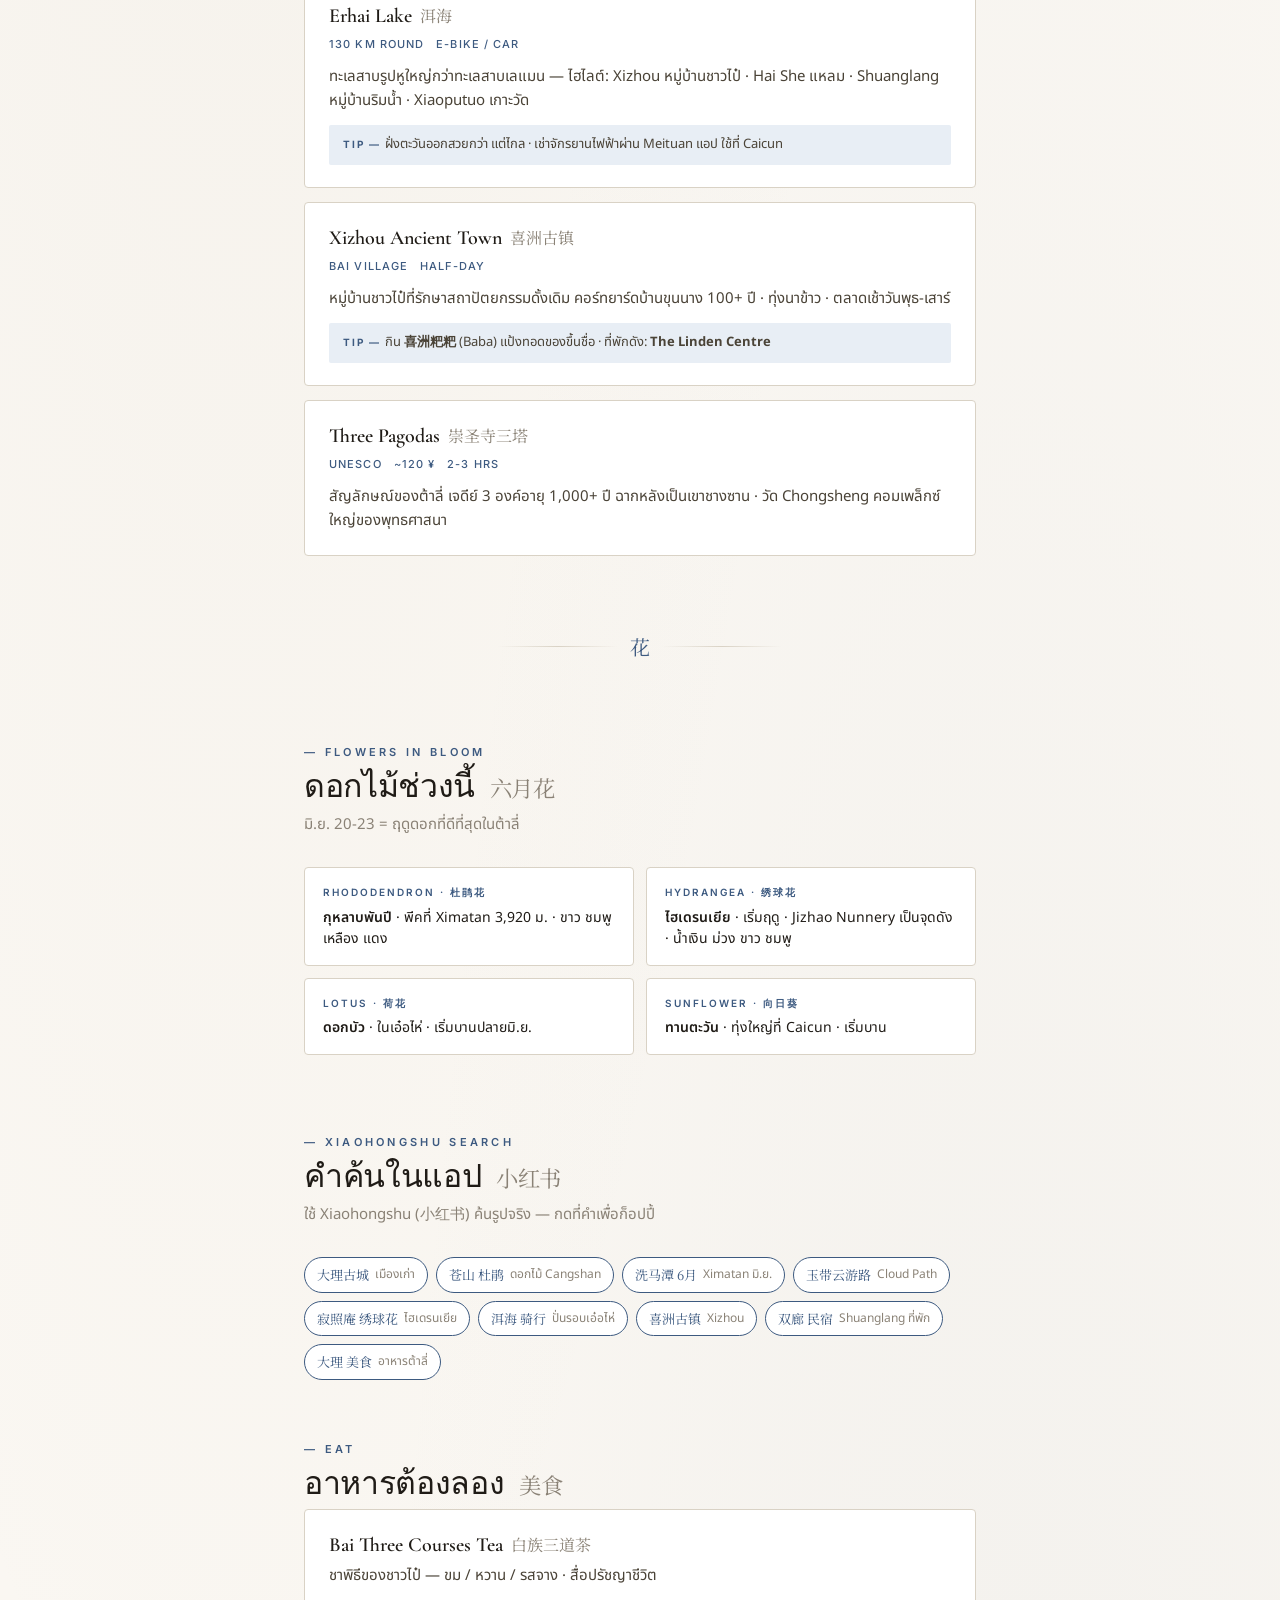
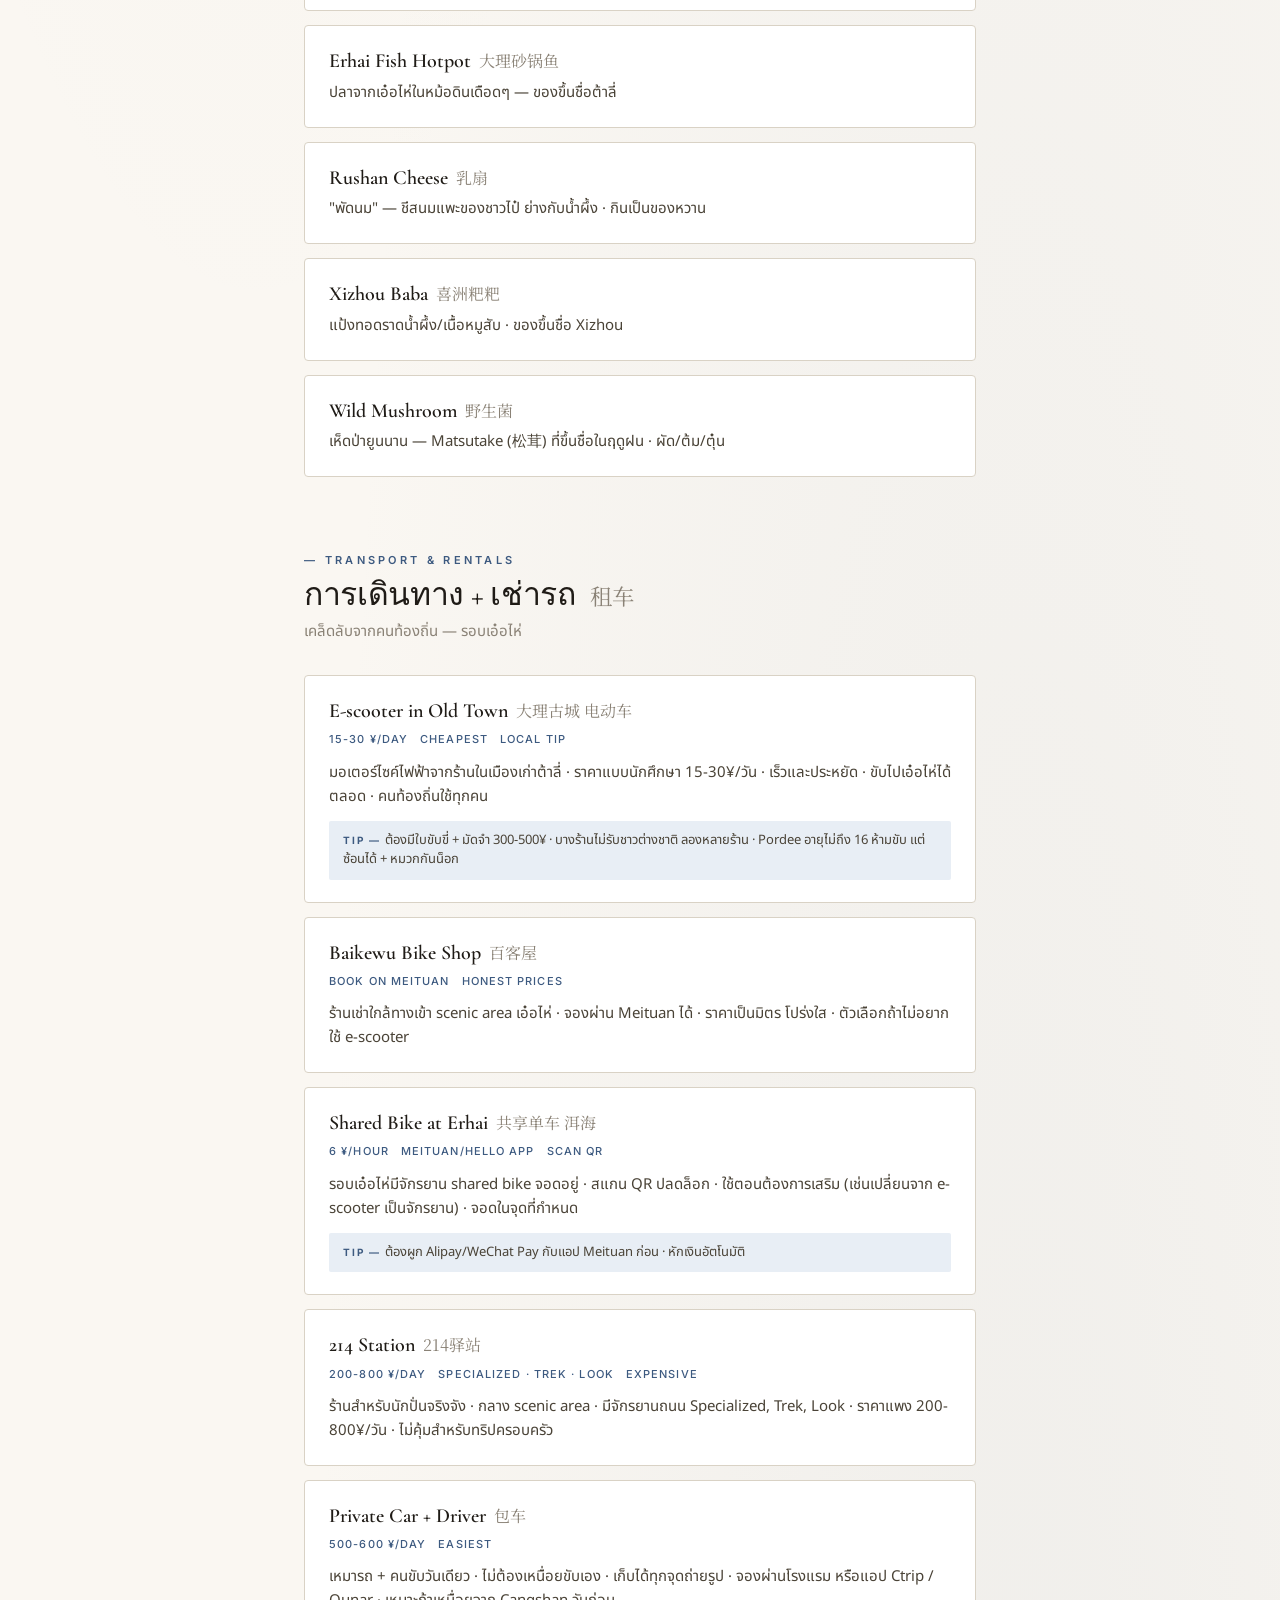
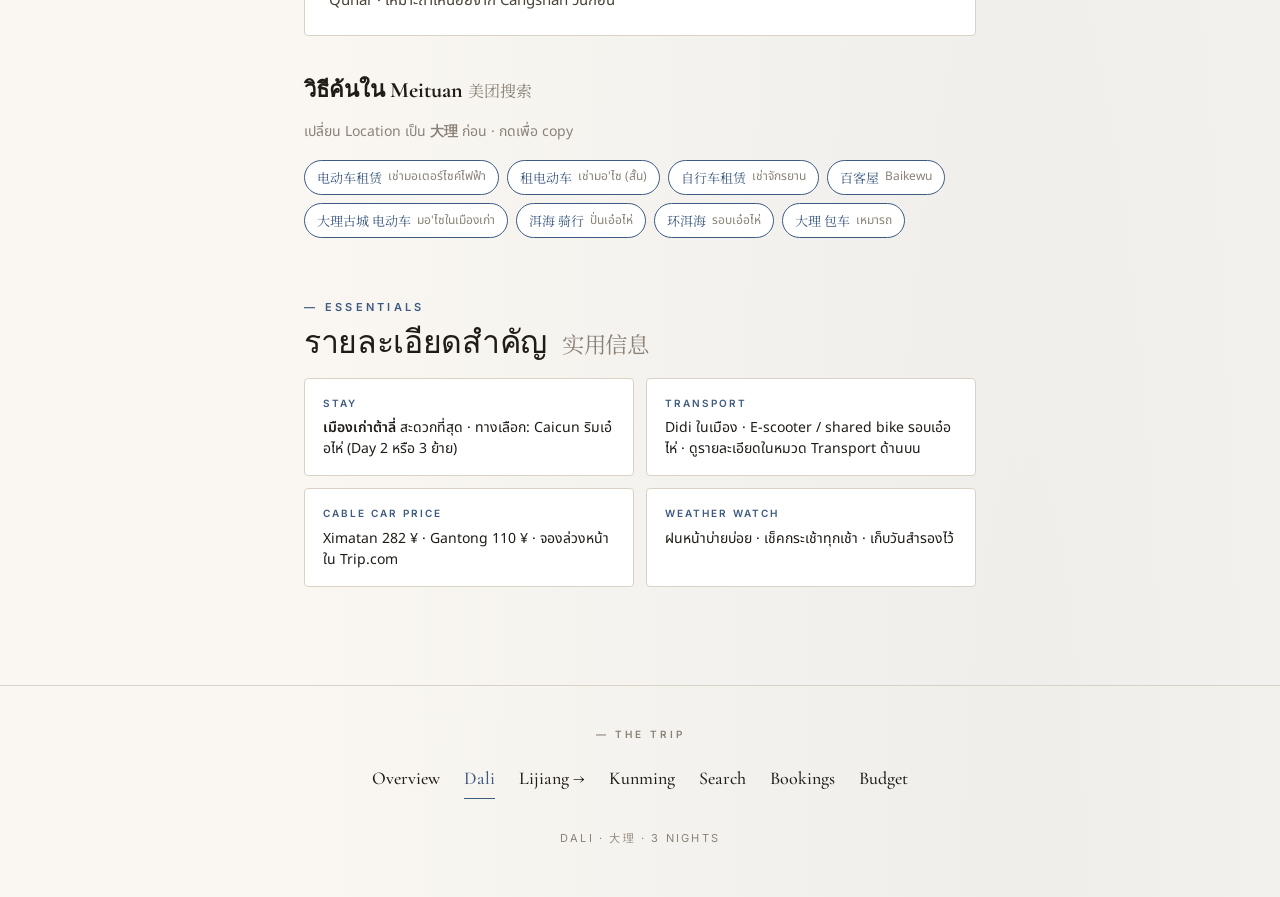
<file: dali.html>
<!DOCTYPE html>
<html lang="th">
<head>
<meta charset="UTF-8">
<meta name="viewport" content="width=device-width, initial-scale=1.0">
<title>Dali · 大理</title>
<link rel="stylesheet" href="style.css">
<style>
  :root {
    --accent: var(--dali);
    --accent-pale: var(--dali-pale);
  }
</style>
</head>
<body>

<a href="index.html" class="back-link">← Yunnan Trip</a>

<header class="hero">
  <div class="hero-eyebrow">JUNE 20 — 23, 2026 · 3 NIGHTS</div>
  <div class="hero-chinese">大理</div>
  <div class="hero-pinyin">Dàlǐ</div>
  <h1 class="hero-name">Dali</h1>
  <div class="hero-dates">
    <span>BAI PEOPLE</span>
    <span class="dot"></span>
    <span>2,000 M</span>
    <span class="dot"></span>
    <span>OLD TOWN</span>
  </div>
  <p class="hero-tagline">เมืองโบราณราชวงศ์หมิงที่ยังหายใจอยู่ — เขาชางซานทางตะวันตก ทะเลสาบเอ๋อไห่ทางตะวันออก คาเฟ่ฮิปปี้และดอกไม้ในวัด</p>
</header>

<main class="container">

  <section class="section">
    <div class="section-label">— DAY BY DAY</div>
    <h2 class="section-title">แผนทริป <span class="chinese">行程</span></h2>
    <p class="section-subtitle">มาถึงคุนหมิงคืนแรก + 3 คืนในต้าลี่ — เริ่มเดินเมืองเก่า · เดินป่า Cangshan · ครบทะเลสาบ</p>

    <div class="day-card">
      <div class="day-header" onclick="toggle(this)">
        <div class="day-header-left">
          <div class="day-number">DAY 0 · FRIDAY</div>
          <div class="day-title">Arrival in Kunming</div>
          <div class="day-date">19 มิ.ย. · เดินทางจากเชียงใหม่ + พักคืนแรก</div>
        </div>
        <div class="day-chevron">▼</div>
      </div>
      <div class="day-body">
        <div class="day-inner">
          <ul class="timeline">
            <li class="timeline-item">
              <div class="timeline-time">14:30</div>
              <div class="timeline-activity">ถึงสนามบินเชียงใหม่ · เช็คอินเคาน์เตอร์ China Eastern</div>
            </li>
            <li class="timeline-item">
              <div class="timeline-time">16:10 — 18:55</div>
              <div class="timeline-activity"><strong>China Eastern MU9620</strong> · CNX → KMG ✅ จองแล้ว</div>
              <div class="timeline-note">1 ชม. 45 นาที · Boeing 738 · Economy · Booking 1688898931637898 · ฿32,970 (3 คน)</div>
            </li>
            <li class="timeline-item">
              <div class="timeline-time">19:30</div>
              <div class="timeline-activity">ตม. · รับกระเป๋า · Didi ไปโรงแรม ~30-40 นาที</div>
              <div class="timeline-note">⚠️ ตอบ Officer ตม.: "Tourism" · เตรียมตั๋วกลับ + booking โรงแรม</div>
            </li>
            <li class="timeline-item">
              <div class="timeline-time">20:30</div>
              <div class="timeline-activity">เช็คอิน <strong>Homeinn · neo (Beijing Road Railway Station)</strong></div>
              <div class="timeline-note">如家酒店·neo（昆明北京路火车站店）· ฿1,467.60 · Booking 1688898051106875 · ติด Kunming Station (เก่า) — เดินถึงสถานีเช้าวันรุ่งขึ้น</div>
            </li>
            <li class="timeline-item">
              <div class="timeline-time">21:00</div>
              <div class="timeline-activity">ดินเนอร์ใกล้โรงแรม · ลอง <strong>过桥米线</strong> ครั้งแรกในคุนหมิง</div>
              <div class="timeline-note">หรือร้าน 野生菌火锅 (หม้อไฟเห็ดป่า) มิ.ย. เริ่มฤดู</div>
            </li>
            <li class="timeline-item">
              <div class="timeline-time">22:30</div>
              <div class="timeline-activity">พักผ่อน · เตรียมตัวรถไฟพรุ่งนี้</div>
            </li>
          </ul>

          <div class="info-grid" style="margin-top: 24px;">
            <div class="info-block">
              <div class="info-block-label">FLIGHT</div>
              <div class="info-block-content">MU9620 · 16:10 CNX → 18:55 KMG · ฿32,970 (รวมขากลับ 11 ก.ค.)</div>
            </div>
            <div class="info-block">
              <div class="info-block-label">HOTEL</div>
              <div class="info-block-content">Homeinn · neo · ฿1,467.60 · Pay later Jun 17 (MasterCard 5100)</div>
            </div>
            <div class="info-block">
              <div class="info-block-label">RETURN FLIGHT</div>
              <div class="info-block-content">MU9639 · 08:20 KMG → 09:15 CNX · เสาร์ 11 ก.ค.</div>
            </div>
          </div>
        </div>
      </div>
    </div>

    <div class="day-card open">
      <div class="day-header" onclick="toggle(this)">
        <div class="day-header-left">
          <div class="day-number">DAY 1 · SATURDAY</div>
          <div class="day-title">Kunming → Dali</div>
          <div class="day-date">20 มิ.ย. · เดินทาง + เดินเมืองเก่า</div>
        </div>
        <div class="day-chevron">▼</div>
      </div>
      <div class="day-body">
        <div class="day-inner">
          <ul class="timeline">
            <li class="timeline-item">
              <div class="timeline-time">07:30</div>
              <div class="timeline-activity">ตื่นที่ <strong>Homeinn · neo</strong> · ทานข้าวเช้า</div>
              <div class="timeline-note">✅ โรงแรมอยู่ติด <strong>Kunming Station (昆明站)</strong> · รถไฟ D8692 ออกจากที่นี่!</div>
            </li>
            <li class="timeline-item">
              <div class="timeline-time">08:30</div>
              <div class="timeline-activity">เช็คเอาท์ · เดินหรือ Didi ไปสถานี (5-10 นาที)</div>
            </li>
            <li class="timeline-item">
              <div class="timeline-time">08:45</div>
              <div class="timeline-activity">ถึง <strong>Kunming Station (昆明站)</strong> · รับตั๋วกระดาษที่ Foreign Passport Window · security check</div>
            </li>
            <li class="timeline-item">
              <div class="timeline-time">09:35 — 11:44</div>
              <div class="timeline-activity"><strong>รถไฟ D8692 คุนหมิง → ต้าลี่</strong> · 2 ชม. 9 นาที ✅ จองแล้ว</div>
              <div class="timeline-note">Coach 03 · second-class · seats 01A · 01B · 01C · Order E352921154 · ขึ้นที่ <strong>Kunming Station (昆明站)</strong> เก่า ติดโรงแรม</div>
            </li>
            <li class="timeline-item">
              <div class="timeline-time">12:00</div>
              <div class="timeline-activity">ถึง Dali Railway Station (Xiaguan) · Didi ไปเมืองเก่า ~30 นาที</div>
            </li>
            <li class="timeline-item">
              <div class="timeline-time">12:30</div>
              <div class="timeline-activity">เช็คอิน <strong>Meet·Muyu Yanyan Inn (Dali Ancient City)</strong> · ฝากกระเป๋า</div>
              <div class="timeline-note">Meet·慕屿雲烟客栈（大理古城店）· check-in หลัง 14:00 · ฿3,529.29 (3 คืน · จ่ายแล้ว) · Booking 1688898069371383</div>
            </li>
            <li class="timeline-item">
              <div class="timeline-time">13:00</div>
              <div class="timeline-activity">กินกลางวันแรก — ลอง <strong>过桥米线</strong> (ก๋วยเตี๋ยวข้ามสะพาน) หรือ <strong>大理砂锅鱼</strong></div>
            </li>
            <li class="timeline-item">
              <div class="timeline-time">14:30</div>
              <div class="timeline-activity">เดินเมืองเก่า — <strong>Foreigner Street (洋人街)</strong> · People's Road · ประตูเมือง 4 ทิศ</div>
            </li>
            <li class="timeline-item">
              <div class="timeline-time">17:00 — 18:30</div>
              <div class="timeline-activity">ขึ้น <strong>กำแพงเมืองทิศเหนือ</strong> · ดู Three Pagodas (千寻塔) จากระยะไกล + sunset เหนือเขาชางซาน</div>
              <div class="timeline-note">เจดีย์สูง 69 เมตร · เห็นจากกำแพงเมืองชัดเจน · ภาพ iconic ฟรี · ไม่ต้องเสียค่าเข้า 121 ¥/คน</div>
            </li>
            <li class="timeline-item">
              <div class="timeline-time">19:00</div>
              <div class="timeline-activity">ดินเนอร์ + ฟังดนตรีสด · ลอง <strong>烤乳扇</strong> (ชีสนมแพะย่าง) ของชาวไป๋</div>
            </li>
          </ul>
        </div>
      </div>
    </div>

    <div class="day-card">
      <div class="day-header" onclick="toggle(this)">
        <div class="day-header-left">
          <div class="day-number">DAY 2 · SUNDAY</div>
          <div class="day-title">Cangshan & Jizhao Nunnery</div>
          <div class="day-date">21 มิ.ย. · เดินป่า + ดอกไม้</div>
        </div>
        <div class="day-chevron">▼</div>
      </div>
      <div class="day-body">
        <div class="day-inner">
          <ul class="timeline">
            <li class="timeline-item">
              <div class="timeline-time">07:30</div>
              <div class="timeline-activity">บรันช์เร็ว · เช็คอากาศ + กระเช้า Cangshan (สำคัญมาก ลมแรงปิดบ่อย)</div>
            </li>
            <li class="timeline-item">
              <div class="timeline-time">08:30</div>
              <div class="timeline-activity">Didi ไปกระเช้า <strong>Ximatan (洗马潭大索道)</strong> ~20 นาที</div>
            </li>
            <li class="timeline-item">
              <div class="timeline-time">09:00 — 12:00</div>
              <div class="timeline-activity"><strong>ขึ้น Ximatan 3,920 ม.</strong> — ดอกกุหลาบพันปี + ทะเลสาบบนยอด</div>
              <div class="timeline-note">หนาว 5-10°C · ลมแรง · ใส่แจ็คเก็ตหนา · ดื่มน้ำเยอะ</div>
            </li>
            <li class="timeline-item">
              <div class="timeline-time">12:30</div>
              <div class="timeline-activity">ลงครึ่งทาง → เริ่ม <strong>Cloud Traveler's Path (玉带云游路)</strong></div>
            </li>
            <li class="timeline-item">
              <div class="timeline-time">12:30 — 16:30</div>
              <div class="timeline-activity"><strong>เดินป่า 11.5 กม.</strong> ตามไหล่เขา 2,600 ม. — วิว panorama เอ๋อไห่ + น้ำตก + ป่าสน</div>
            </li>
            <li class="timeline-item">
              <div class="timeline-time">16:30</div>
              <div class="timeline-activity">ลงที่กระเช้า Gantong → แวะ <strong>Jizhao Nunnery (寂照庵)</strong> ดูไฮเดรนเยีย</div>
              <div class="timeline-note">ฟรี · เดินขึ้น 20 นาทีจากที่จอดรถ · วัดแม่ชี + ดอกไฮเดรนเยียน้ำเงิน-ม่วง</div>
            </li>
            <li class="timeline-item">
              <div class="timeline-time">18:30</div>
              <div class="timeline-activity">กลับเมืองเก่า · กินข้าวเย็น · พักผ่อน</div>
            </li>
          </ul>
        </div>
      </div>
    </div>

    <div class="day-card">
      <div class="day-header" onclick="toggle(this)">
        <div class="day-header-left">
          <div class="day-number">DAY 3 · MONDAY</div>
          <div class="day-title">Erhai Lake Loop</div>
          <div class="day-date">22 มิ.ย. · รอบทะเลสาบ + Xizhou</div>
        </div>
        <div class="day-chevron">▼</div>
      </div>
      <div class="day-body">
        <div class="day-inner">
          <ul class="timeline">
            <li class="timeline-item">
              <div class="timeline-time">08:30</div>
              <div class="timeline-activity">เช่า <strong>มอเตอร์ไซค์ไฟฟ้า (电动车)</strong> ในเมืองเก่า ~15-30¥/วัน · หรือจอง Baikewu (百客屋) ผ่าน Meituan · หรือเหมารถ ~500¥/วัน</div>
              <div class="timeline-note">ดูร้านเช่าที่แนะนำในหมวด Transport ด้านล่าง</div>
            </li>
            <li class="timeline-item">
              <div class="timeline-time">09:30</div>
              <div class="timeline-activity">ปั่นไป <strong>Xizhou (喜洲古镇)</strong> · กิน <strong>Xizhou Baba (喜洲粑粑)</strong></div>
            </li>
            <li class="timeline-item">
              <div class="timeline-time">11:30</div>
              <div class="timeline-activity">หมู่บ้าน <strong>Zhoucheng (周城)</strong> · ดู tie-dye ของชาวไป๋ · ลองทำเอง</div>
            </li>
            <li class="timeline-item">
              <div class="timeline-time">13:00</div>
              <div class="timeline-activity">กลางวันที่ Xizhou · ลอง<strong>เห็ดป่ายูนนาน</strong> + <strong>หมูดำเขาสูง</strong></div>
            </li>
            <li class="timeline-item">
              <div class="timeline-time">14:30</div>
              <div class="timeline-activity"><strong>Hai She (海舌公园)</strong> · แหลมยื่นเข้าทะเลสาบ จุดถ่ายรูปดัง</div>
            </li>
            <li class="timeline-item">
              <div class="timeline-time">15:30</div>
              <div class="timeline-activity"><strong>Shuanglang (双廊)</strong> · หมู่บ้านเก่าริมน้ำฝั่งตะวันออก</div>
            </li>
            <li class="timeline-item">
              <div class="timeline-time">17:00</div>
              <div class="timeline-activity"><strong>S湾道</strong> · ถนนโค้ง S สำหรับถ่ายรูป + <strong>Xiaoputuo (小普陀)</strong> เกาะวัดกลางน้ำ</div>
            </li>
            <li class="timeline-item">
              <div class="timeline-time">18:30</div>
              <div class="timeline-activity">กลับเมืองเก่า · sunset ที่ร้านคาเฟ่</div>
            </li>
          </ul>
        </div>
      </div>
    </div>

    <div class="day-card">
      <div class="day-header" onclick="toggle(this)">
        <div class="day-header-left">
          <div class="day-number">DAY 4 · TUESDAY</div>
          <div class="day-title">Early Train → Lijiang</div>
          <div class="day-date">23 มิ.ย. · ตื่นเช้ามาก · รถไฟ 07:45</div>
        </div>
        <div class="day-chevron">▼</div>
      </div>
      <div class="day-body">
        <div class="day-inner">
          <ul class="timeline">
            <li class="timeline-item">
              <div class="timeline-time">05:30</div>
              <div class="timeline-activity">ตื่นเช้ามาก · ล้างหน้าแต่งตัว · ลงทะเบียนเช็คเอาท์ที่ reception</div>
              <div class="timeline-note">⚠️ เก็บกระเป๋าตั้งแต่คืนก่อน · จ่ายบิลค้างค่ำคืนก่อน</div>
            </li>
            <li class="timeline-item">
              <div class="timeline-time">06:15</div>
              <div class="timeline-activity">เช็คเอาท์ · เรียก Didi ไปสถานีรถไฟ Dali (Xiaguan)</div>
              <div class="timeline-note">ห่างเมืองเก่า ~30 กม. · 30-40 นาที</div>
            </li>
            <li class="timeline-item">
              <div class="timeline-time">07:00</div>
              <div class="timeline-activity">ถึงสถานี · รับตั๋วกระดาษ · security check · ทานข้าวเช้าด่วนที่สถานี</div>
              <div class="timeline-note">มี 7-Eleven · ร้านบะหมี่ · ซื้อ 包子 + นม ขึ้นรถไฟไปทานก็ได้</div>
            </li>
            <li class="timeline-item">
              <div class="timeline-time">07:45 — 09:35</div>
              <div class="timeline-activity"><strong>รถไฟ C985 ต้าลี่ → ลี่เจียง</strong> · 1 ชม. 50 นาที ✅ จองแล้ว</div>
              <div class="timeline-note">Coach 02 · second-class · seats 09A · 09B · 09C · Order E355574114 · ราคา ¥200</div>
            </li>
            <li class="timeline-item">
              <div class="timeline-time">09:35</div>
              <div class="timeline-activity">ถึงลี่เจียง → ดูแผนต่อในหน้า <a href="lijiang.html" style="color: var(--accent); font-weight: 600;">Lijiang</a></div>
            </li>
          </ul>

          <div class="info-grid" style="margin-top: 20px;">
            <div class="info-block">
              <div class="info-block-label">📝 หมายเหตุ</div>
              <div class="info-block-content"><strong>Three Pagodas (崇圣寺三塔)</strong> ย้ายไปวันแรก (Day 1) ตอนบ่ายแล้ว · ไม่ต้องทำเช้านี้</div>
            </div>
          </div>
        </div>
      </div>
    </div>
  </section>

  <div class="pullquote">
    天气常如二三月<br>花枝不断四时春
  </div>

  <section class="section">
    <div class="section-label">— PLACES</div>
    <h2 class="section-title">สถานที่ <span class="chinese">景点</span></h2>

    <div class="place-card">
      <div class="place-header">
        <div class="place-name">Cangshan Ximatan</div>
        <div class="place-chinese">苍山洗马潭</div>
      </div>
      <div class="place-meta">
        <div class="place-meta-item">3,920 M</div>
        <div class="place-meta-item">CABLE CAR</div>
        <div class="place-meta-item">~282 ¥</div>
      </div>
      <p class="place-desc">กระเช้าใหญ่ขึ้นยอด Cangshan — ดอกกุหลาบพันปี (Rhododendron) บานช่วงมิ.ย. หลายสี ขาว ชมพู เหลือง แดง · มีทะเลสาบน้ำแข็งเก่าบนยอด</p>
      <div class="place-tip">เช็คลม/กระเช้าก่อนไป — ปิดบ่อยช่วงหน้าฝน · ขึ้นก่อนเที่ยง บ่ายมักมีเมฆ</div>
    </div>

    <div class="place-card">
      <div class="place-header">
        <div class="place-name">Cloud Traveler's Path</div>
        <div class="place-chinese">玉带云游路</div>
      </div>
      <div class="place-meta">
        <div class="place-meta-item">2,600 M</div>
        <div class="place-meta-item">11.5 KM</div>
        <div class="place-meta-item">4-5 HRS</div>
      </div>
      <p class="place-desc">เดินตามไหล่เขาบนสันชางซาน — ทางราบ ผ่านน้ำตก ป่าสน วิว panorama เอ๋อไห่ทั้งทะเลสาบ</p>
      <div class="place-tip">เริ่มจากกระเช้า Ximatan ลงครึ่งทาง · จบที่กระเช้า Gantong</div>
    </div>

    <div class="place-card">
      <div class="place-header">
        <div class="place-name">Jizhao Nunnery</div>
        <div class="place-chinese">寂照庵</div>
      </div>
      <div class="place-meta">
        <div class="place-meta-item">FREE</div>
        <div class="place-meta-item">HYDRANGEA</div>
        <div class="place-meta-item">VEGETARIAN LUNCH</div>
      </div>
      <p class="place-desc">วัดแม่ชีพุทธ — ฉายา "วัดแม่ชีที่สวยที่สุดในจีน" · แม่ชีปลูกไฮเดรนเยียน้ำเงิน-ม่วง + พืชอวบน้ำทั่ววัด · บรรยากาศแบบจิบลิ</p>
      <div class="place-tip">อาหารมังสวิรัติ 11:30 (ลงทะเบียน 9:00) ~30-50¥ · สุภาพในวัด · ไม่ถ่ายแม่ชีโดยไม่ขอ</div>
    </div>

    <div class="place-card">
      <div class="place-header">
        <div class="place-name">Erhai Lake</div>
        <div class="place-chinese">洱海</div>
      </div>
      <div class="place-meta">
        <div class="place-meta-item">130 KM ROUND</div>
        <div class="place-meta-item">E-BIKE / CAR</div>
      </div>
      <p class="place-desc">ทะเลสาบรูปหูใหญ่กว่าทะเลสาบเลแมน — ไฮไลต์: Xizhou หมู่บ้านชาวไป๋ · Hai She แหลม · Shuanglang หมู่บ้านริมน้ำ · Xiaoputuo เกาะวัด</p>
      <div class="place-tip">ฝั่งตะวันออกสวยกว่า แต่ไกล · เช่าจักรยานไฟฟ้าผ่าน Meituan แอป ใช้ที่ Caicun</div>
    </div>

    <div class="place-card">
      <div class="place-header">
        <div class="place-name">Xizhou Ancient Town</div>
        <div class="place-chinese">喜洲古镇</div>
      </div>
      <div class="place-meta">
        <div class="place-meta-item">BAI VILLAGE</div>
        <div class="place-meta-item">HALF-DAY</div>
      </div>
      <p class="place-desc">หมู่บ้านชาวไป๋ที่รักษาสถาปัตยกรรมดั้งเดิม คอร์ทยาร์ดบ้านขุนนาง 100+ ปี · ทุ่งนาข้าว · ตลาดเช้าวันพุธ-เสาร์</p>
      <div class="place-tip">กิน <strong>喜洲粑粑</strong> (Baba) แป้งทอดของขึ้นชื่อ · ที่พักดัง: <strong>The Linden Centre</strong></div>
    </div>

    <div class="place-card">
      <div class="place-header">
        <div class="place-name">Three Pagodas</div>
        <div class="place-chinese">崇圣寺三塔</div>
      </div>
      <div class="place-meta">
        <div class="place-meta-item">UNESCO</div>
        <div class="place-meta-item">~120 ¥</div>
        <div class="place-meta-item">2-3 HRS</div>
      </div>
      <p class="place-desc">สัญลักษณ์ของต้าลี่ เจดีย์ 3 องค์อายุ 1,000+ ปี ฉากหลังเป็นเขาชางซาน · วัด Chongsheng คอมเพล็กซ์ใหญ่ของพุทธศาสนา</p>
    </div>
  </section>

  <div class="divider">
    <div class="divider-line"></div>
    <div class="divider-mark">花</div>
    <div class="divider-line"></div>
  </div>

  <section class="section">
    <div class="section-label">— FLOWERS IN BLOOM</div>
    <h2 class="section-title">ดอกไม้ช่วงนี้ <span class="chinese">六月花</span></h2>
    <p class="section-subtitle">มิ.ย. 20-23 = ฤดูดอกที่ดีที่สุดในต้าลี่</p>

    <div class="info-grid">
      <div class="info-block">
        <div class="info-block-label">RHODODENDRON · 杜鹃花</div>
        <div class="info-block-content"><strong>กุหลาบพันปี</strong> · พีคที่ Ximatan 3,920 ม. · ขาว ชมพู เหลือง แดง</div>
      </div>
      <div class="info-block">
        <div class="info-block-label">HYDRANGEA · 绣球花</div>
        <div class="info-block-content"><strong>ไฮเดรนเยีย</strong> · เริ่มฤดู · Jizhao Nunnery เป็นจุดดัง · น้ำเงิน ม่วง ขาว ชมพู</div>
      </div>
      <div class="info-block">
        <div class="info-block-label">LOTUS · 荷花</div>
        <div class="info-block-content"><strong>ดอกบัว</strong> · ในเอ๋อไห่ · เริ่มบานปลายมิ.ย.</div>
      </div>
      <div class="info-block">
        <div class="info-block-label">SUNFLOWER · 向日葵</div>
        <div class="info-block-content"><strong>ทานตะวัน</strong> · ทุ่งใหญ่ที่ Caicun · เริ่มบาน</div>
      </div>
    </div>
  </section>

  <section class="section">
    <div class="section-label">— XIAOHONGSHU SEARCH</div>
    <h2 class="section-title">คำค้นในแอป <span class="chinese">小红书</span></h2>
    <p class="section-subtitle">ใช้ Xiaohongshu (小红书) ค้นรูปจริง — กดที่คำเพื่อก็อปปี้</p>

    <div class="tags">
      <span class="tag" onclick="copy(this)">大理古城<span class="tag-thai">เมืองเก่า</span></span>
      <span class="tag" onclick="copy(this)">苍山 杜鹃<span class="tag-thai">ดอกไม้ Cangshan</span></span>
      <span class="tag" onclick="copy(this)">洗马潭 6月<span class="tag-thai">Ximatan มิ.ย.</span></span>
      <span class="tag" onclick="copy(this)">玉带云游路<span class="tag-thai">Cloud Path</span></span>
      <span class="tag" onclick="copy(this)">寂照庵 绣球花<span class="tag-thai">ไฮเดรนเยีย</span></span>
      <span class="tag" onclick="copy(this)">洱海 骑行<span class="tag-thai">ปั่นรอบเอ๋อไห่</span></span>
      <span class="tag" onclick="copy(this)">喜洲古镇<span class="tag-thai">Xizhou</span></span>
      <span class="tag" onclick="copy(this)">双廊 民宿<span class="tag-thai">Shuanglang ที่พัก</span></span>
      <span class="tag" onclick="copy(this)">大理 美食<span class="tag-thai">อาหารต้าลี่</span></span>
    </div>
  </section>

  <section class="section">
    <div class="section-label">— EAT</div>
    <h2 class="section-title">อาหารต้องลอง <span class="chinese">美食</span></h2>

    <div class="place-card">
      <div class="place-header">
        <div class="place-name">Bai Three Courses Tea</div>
        <div class="place-chinese">白族三道茶</div>
      </div>
      <p class="place-desc">ชาพิธีของชาวไป๋ — ขม / หวาน / รสจาง · สื่อปรัชญาชีวิต</p>
    </div>

    <div class="place-card">
      <div class="place-header">
        <div class="place-name">Erhai Fish Hotpot</div>
        <div class="place-chinese">大理砂锅鱼</div>
      </div>
      <p class="place-desc">ปลาจากเอ๋อไห่ในหม้อดินเดือดๆ — ของขึ้นชื่อต้าลี่</p>
    </div>

    <div class="place-card">
      <div class="place-header">
        <div class="place-name">Rushan Cheese</div>
        <div class="place-chinese">乳扇</div>
      </div>
      <p class="place-desc">"พัดนม" — ชีสนมแพะของชาวไป๋ ย่างกับน้ำผึ้ง · กินเป็นของหวาน</p>
    </div>

    <div class="place-card">
      <div class="place-header">
        <div class="place-name">Xizhou Baba</div>
        <div class="place-chinese">喜洲粑粑</div>
      </div>
      <p class="place-desc">แป้งทอดราดน้ำผึ้ง/เนื้อหมูสับ · ของขึ้นชื่อ Xizhou</p>
    </div>

    <div class="place-card">
      <div class="place-header">
        <div class="place-name">Wild Mushroom</div>
        <div class="place-chinese">野生菌</div>
      </div>
      <p class="place-desc">เห็ดป่ายูนนาน — Matsutake (松茸) ที่ขึ้นชื่อในฤดูฝน · ผัด/ต้ม/ตุ๋น</p>
    </div>
  </section>

  <section class="section">
    <div class="section-label">— TRANSPORT & RENTALS</div>
    <h2 class="section-title">การเดินทาง + เช่ารถ <span class="chinese">租车</span></h2>
    <p class="section-subtitle">เคล็ดลับจากคนท้องถิ่น — รอบเอ๋อไห่</p>

    <div class="place-card">
      <div class="place-header">
        <div class="place-name">E-scooter in Old Town</div>
        <div class="place-chinese">大理古城 电动车</div>
      </div>
      <div class="place-meta">
        <div class="place-meta-item">15-30 ¥/DAY</div>
        <div class="place-meta-item">CHEAPEST</div>
        <div class="place-meta-item">LOCAL TIP</div>
      </div>
      <p class="place-desc">มอเตอร์ไซค์ไฟฟ้าจากร้านในเมืองเก่าต้าลี่ · ราคาแบบนักศึกษา 15-30¥/วัน · เร็วและประหยัด · ขับไปเอ๋อไห่ได้ตลอด · คนท้องถิ่นใช้ทุกคน</p>
      <div class="place-tip">ต้องมีใบขับขี่ + มัดจำ 300-500¥ · บางร้านไม่รับชาวต่างชาติ ลองหลายร้าน · Pordee อายุไม่ถึง 16 ห้ามขับ แต่ซ้อนได้ + หมวกกันน็อก</div>
    </div>

    <div class="place-card">
      <div class="place-header">
        <div class="place-name">Baikewu Bike Shop</div>
        <div class="place-chinese">百客屋</div>
      </div>
      <div class="place-meta">
        <div class="place-meta-item">BOOK ON MEITUAN</div>
        <div class="place-meta-item">HONEST PRICES</div>
      </div>
      <p class="place-desc">ร้านเช่าใกล้ทางเข้า scenic area เอ๋อไห่ · จองผ่าน Meituan ได้ · ราคาเป็นมิตร โปร่งใส · ตัวเลือกถ้าไม่อยากใช้ e-scooter</p>
    </div>

    <div class="place-card">
      <div class="place-header">
        <div class="place-name">Shared Bike at Erhai</div>
        <div class="place-chinese">共享单车 洱海</div>
      </div>
      <div class="place-meta">
        <div class="place-meta-item">6 ¥/HOUR</div>
        <div class="place-meta-item">MEITUAN/HELLO APP</div>
        <div class="place-meta-item">SCAN QR</div>
      </div>
      <p class="place-desc">รอบเอ๋อไห่มีจักรยาน shared bike จอดอยู่ · สแกน QR ปลดล็อก · ใช้ตอนต้องการเสริม (เช่นเปลี่ยนจาก e-scooter เป็นจักรยาน) · จอดในจุดที่กำหนด</p>
      <div class="place-tip">ต้องผูก Alipay/WeChat Pay กับแอป Meituan ก่อน · หักเงินอัตโนมัติ</div>
    </div>

    <div class="place-card">
      <div class="place-header">
        <div class="place-name">214 Station</div>
        <div class="place-chinese">214驿站</div>
      </div>
      <div class="place-meta">
        <div class="place-meta-item">200-800 ¥/DAY</div>
        <div class="place-meta-item">SPECIALIZED · TREK · LOOK</div>
        <div class="place-meta-item">EXPENSIVE</div>
      </div>
      <p class="place-desc">ร้านสำหรับนักปั่นจริงจัง · กลาง scenic area · มีจักรยานถนน Specialized, Trek, Look · ราคาแพง 200-800¥/วัน · ไม่คุ้มสำหรับทริปครอบครัว</p>
    </div>

    <div class="place-card">
      <div class="place-header">
        <div class="place-name">Private Car + Driver</div>
        <div class="place-chinese">包车</div>
      </div>
      <div class="place-meta">
        <div class="place-meta-item">500-600 ¥/DAY</div>
        <div class="place-meta-item">EASIEST</div>
      </div>
      <p class="place-desc">เหมารถ + คนขับวันเดียว · ไม่ต้องเหนื่อยขับเอง · เก็บได้ทุกจุดถ่ายรูป · จองผ่านโรงแรม หรือแอป Ctrip / Qunar · เหมาะถ้าเหนื่อยจาก Cangshan วันก่อน</p>
    </div>

    <h3 style="font-family: var(--serif); font-size: 22px; margin-top: 36px; margin-bottom: 12px; color: var(--ink);">วิธีค้นใน Meituan <span style="font-family: var(--chinese); font-size: 16px; color: var(--ink-light); font-weight: 400;">美团搜索</span></h3>
    <p style="font-family: var(--thai); font-size: 14px; color: var(--ink-light); margin-bottom: 16px;">เปลี่ยน Location เป็น <strong>大理</strong> ก่อน · กดเพื่อ copy</p>

    <div class="tags">
      <span class="tag" onclick="copy(this)">电动车租赁<span class="tag-thai">เช่ามอเตอร์ไซค์ไฟฟ้า</span></span>
      <span class="tag" onclick="copy(this)">租电动车<span class="tag-thai">เช่ามอ'ไซ (สั้น)</span></span>
      <span class="tag" onclick="copy(this)">自行车租赁<span class="tag-thai">เช่าจักรยาน</span></span>
      <span class="tag" onclick="copy(this)">百客屋<span class="tag-thai">Baikewu</span></span>
      <span class="tag" onclick="copy(this)">大理古城 电动车<span class="tag-thai">มอ'ไซในเมืองเก่า</span></span>
      <span class="tag" onclick="copy(this)">洱海 骑行<span class="tag-thai">ปั่นเอ๋อไห่</span></span>
      <span class="tag" onclick="copy(this)">环洱海<span class="tag-thai">รอบเอ๋อไห่</span></span>
      <span class="tag" onclick="copy(this)">大理 包车<span class="tag-thai">เหมารถ</span></span>
    </div>
  </section>

  <section class="section">
    <div class="section-label">— ESSENTIALS</div>
    <h2 class="section-title">รายละเอียดสำคัญ <span class="chinese">实用信息</span></h2>

    <div class="info-grid">
      <div class="info-block">
        <div class="info-block-label">STAY</div>
        <div class="info-block-content"><strong>เมืองเก่าต้าลี่</strong> สะดวกที่สุด · ทางเลือก: Caicun ริมเอ๋อไห่ (Day 2 หรือ 3 ย้าย)</div>
      </div>
      <div class="info-block">
        <div class="info-block-label">TRANSPORT</div>
        <div class="info-block-content">Didi ในเมือง · E-scooter / shared bike รอบเอ๋อไห่ · ดูรายละเอียดในหมวด Transport ด้านบน</div>
      </div>
      <div class="info-block">
        <div class="info-block-label">CABLE CAR PRICE</div>
        <div class="info-block-content">Ximatan 282 ¥ · Gantong 110 ¥ · จองล่วงหน้าใน Trip.com</div>
      </div>
      <div class="info-block">
        <div class="info-block-label">WEATHER WATCH</div>
        <div class="info-block-content">ฝนหน้าบ่ายบ่อย · เช็คกระเช้าทุกเช้า · เก็บวันสำรองไว้</div>
      </div>
    </div>
  </section>

</main>

<nav class="footer-nav">
  <div class="container">
    <div class="footer-nav-label">— THE TRIP</div>
    <div class="footer-nav-links">
      <a href="index.html">Overview</a>
      <a href="dali.html" class="current">Dali</a>
      <a href="lijiang.html">Lijiang →</a>
      <a href="kunming.html">Kunming</a>
      <a href="phrases.html">Search</a>
      <a href="bookings.html">Bookings</a>
      <a href="budget.html">Budget</a>
    </div>
    <div class="footer-meta">Dali · 大理 · 3 Nights</div>
  </div>
</nav>

<script>
  function toggle(el) {
    el.parentElement.classList.toggle('open');
  }
  function copy(el) {
    const text = el.firstChild.textContent.trim();
    navigator.clipboard?.writeText(text);
    const original = el.style.background;
    const originalColor = el.style.color;
    el.style.background = 'var(--accent)';
    el.style.color = 'white';
    setTimeout(() => {
      el.style.background = '';
      el.style.color = '';
    }, 600);
  }
</script>

</body>
</html>
</file>
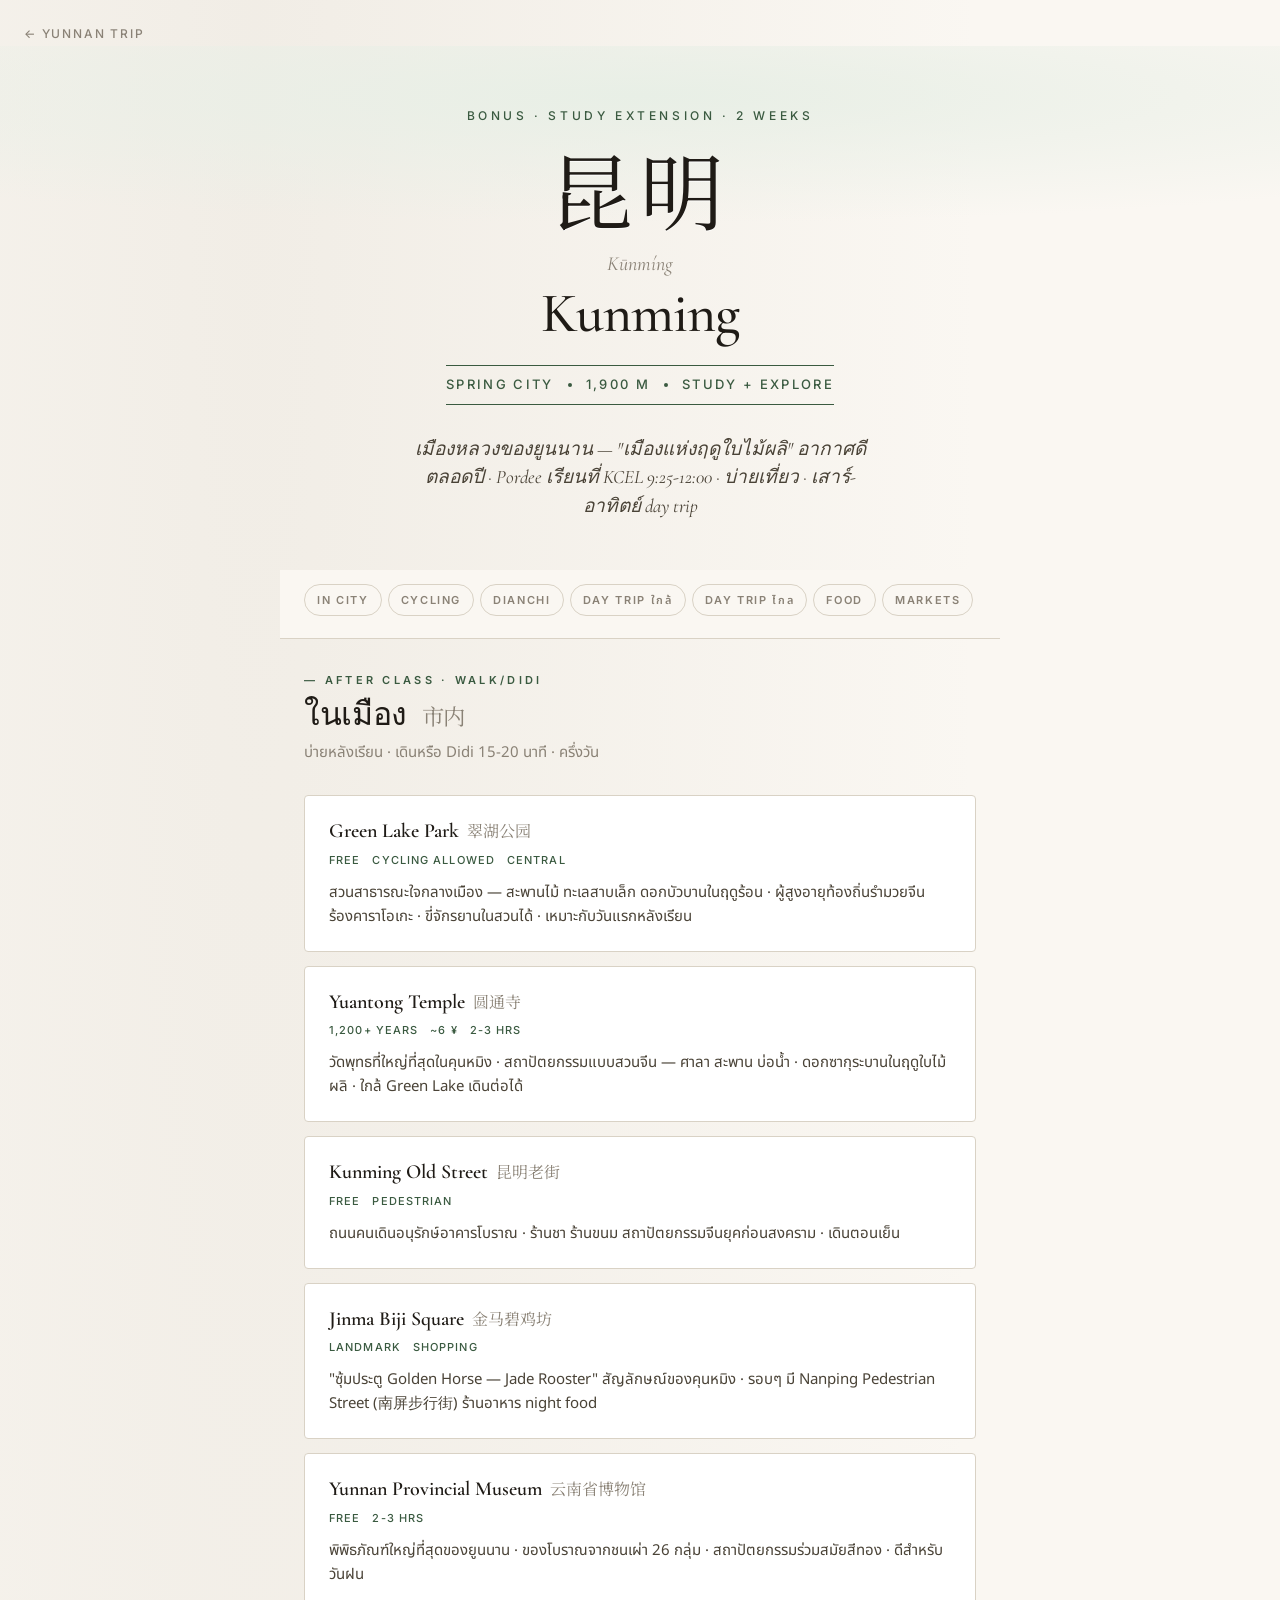
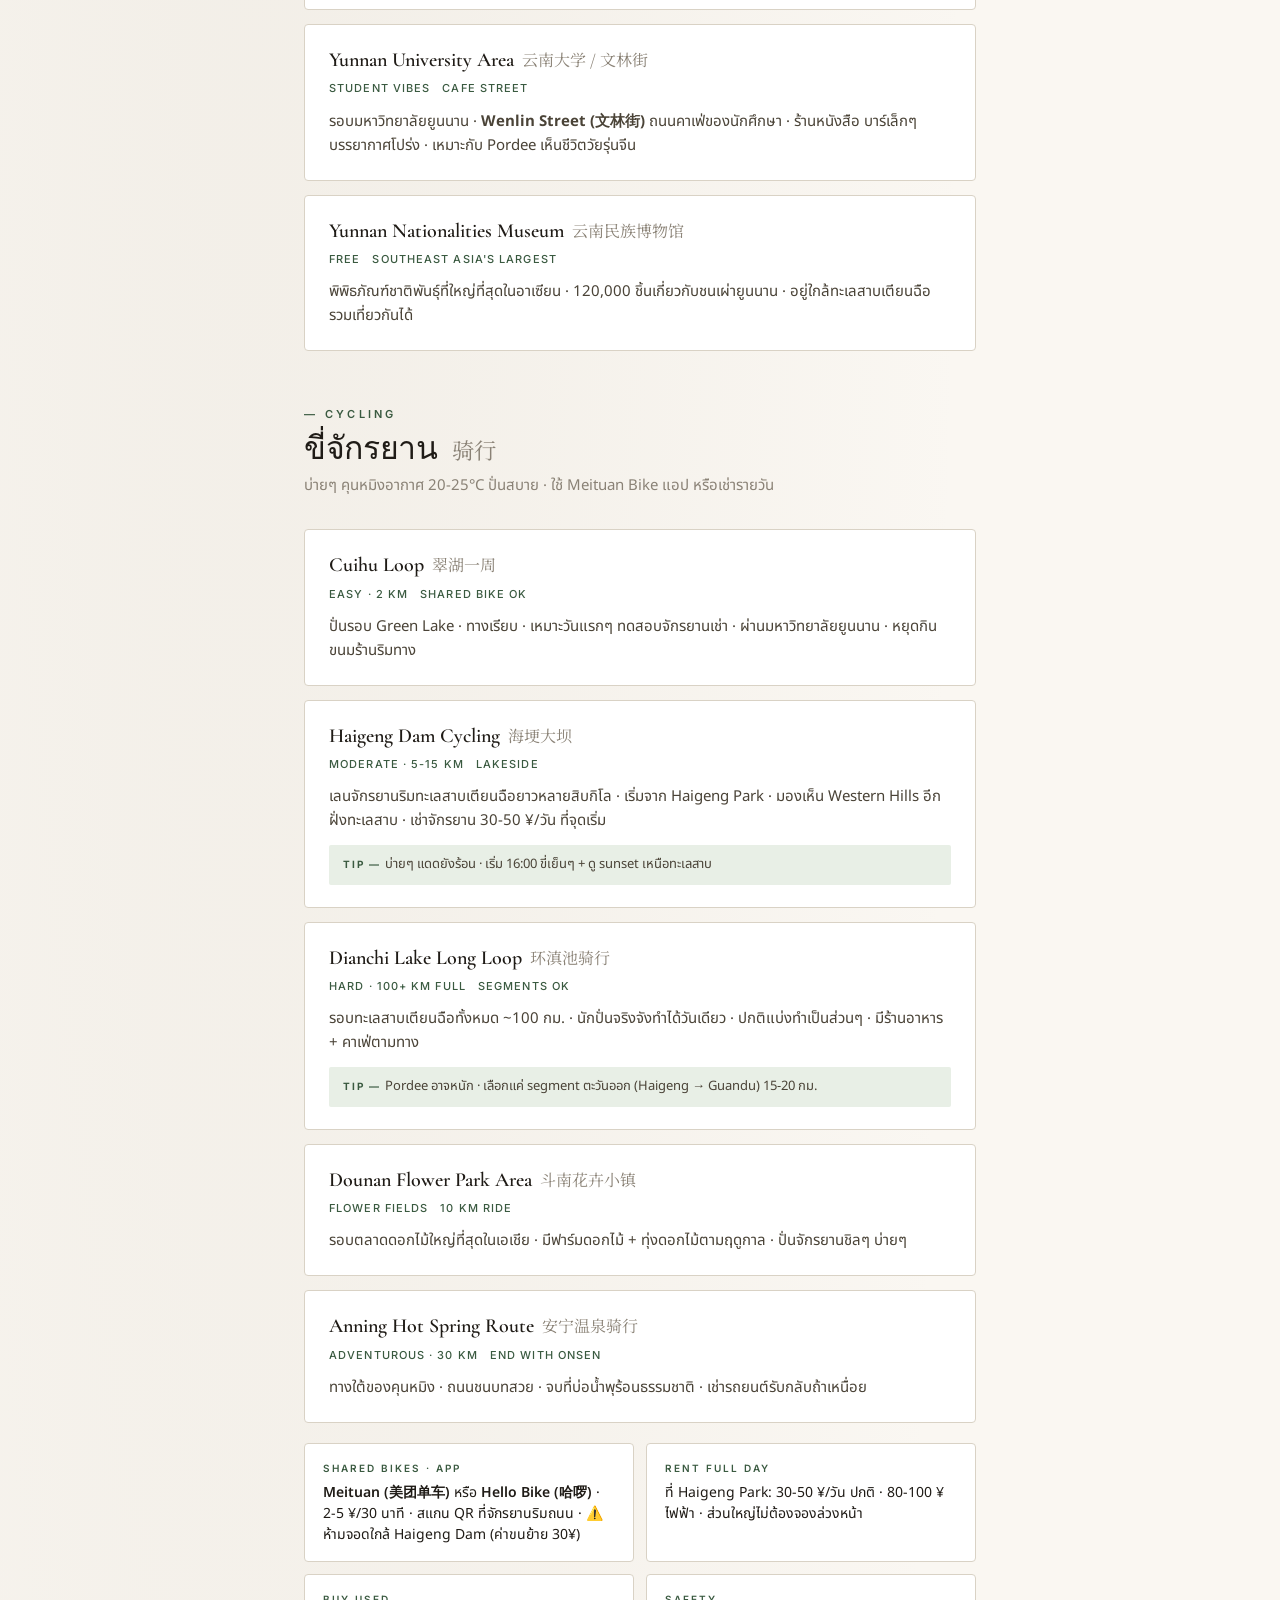
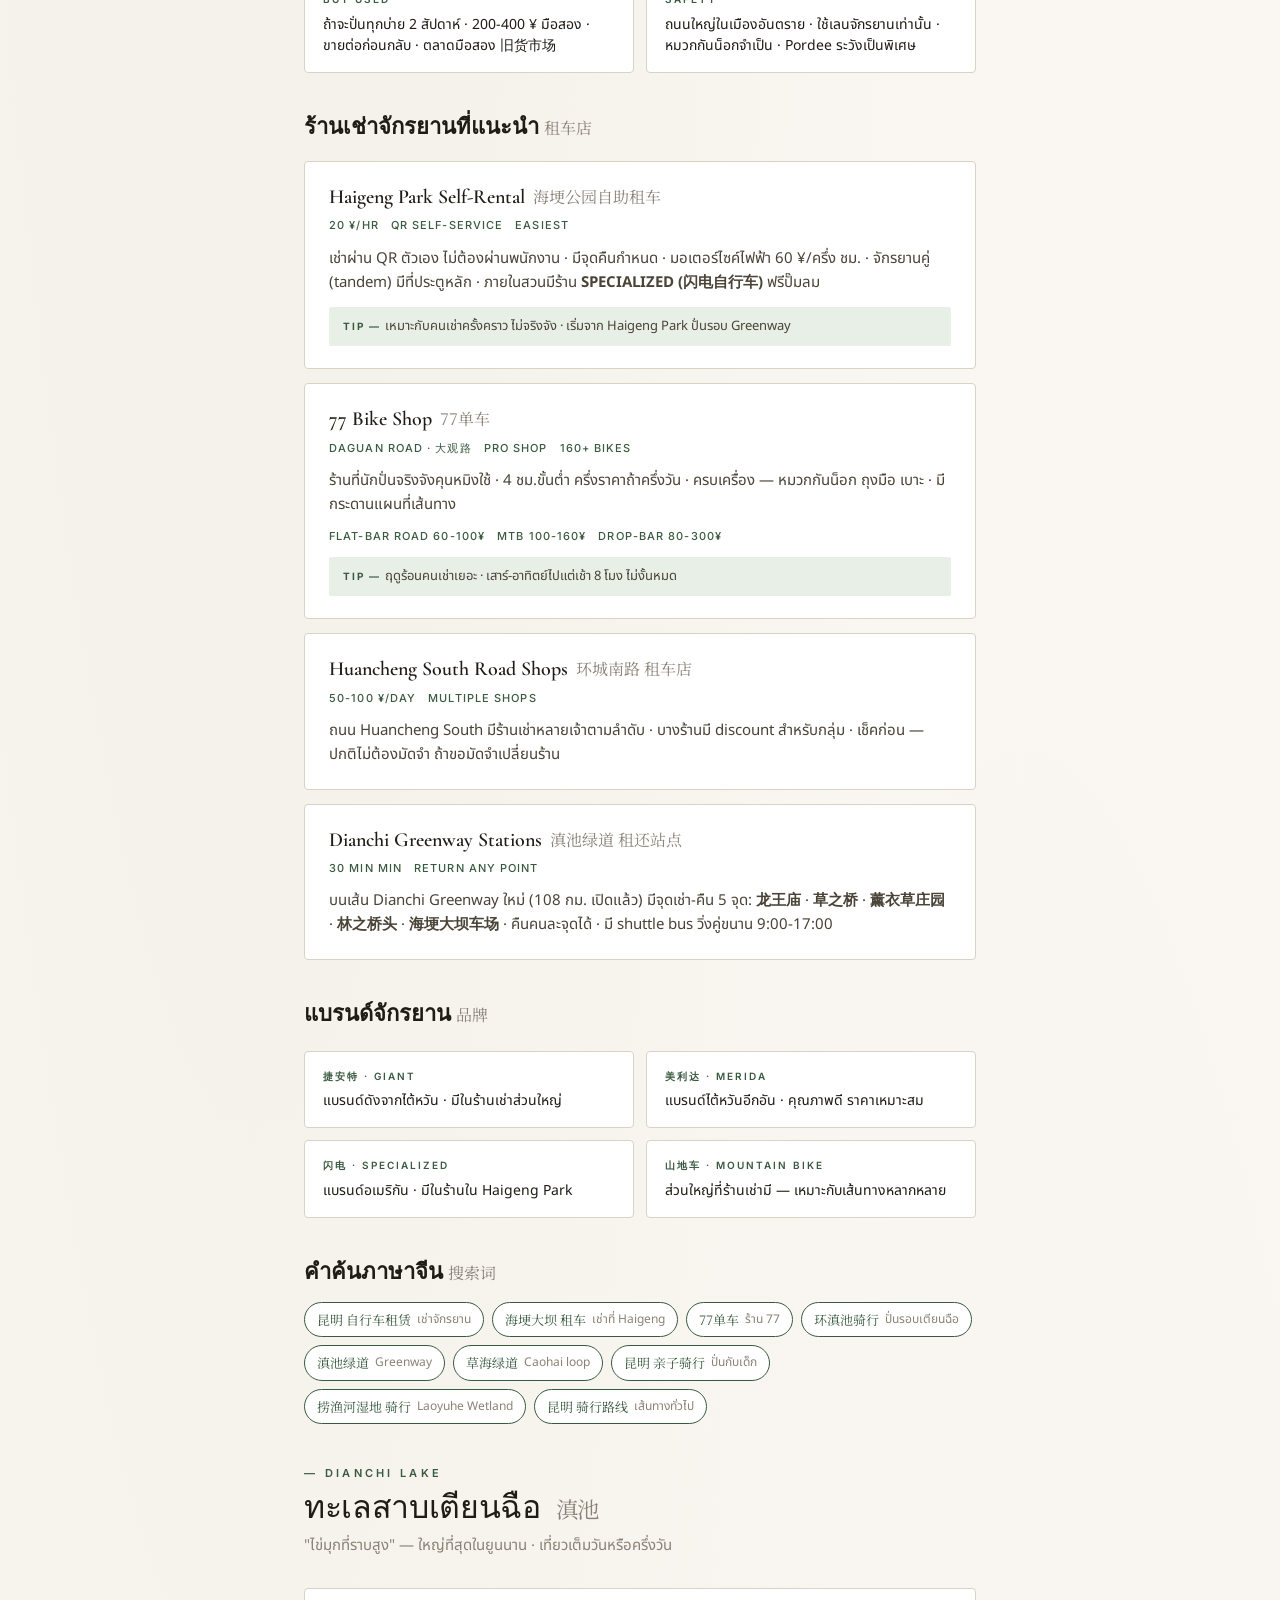
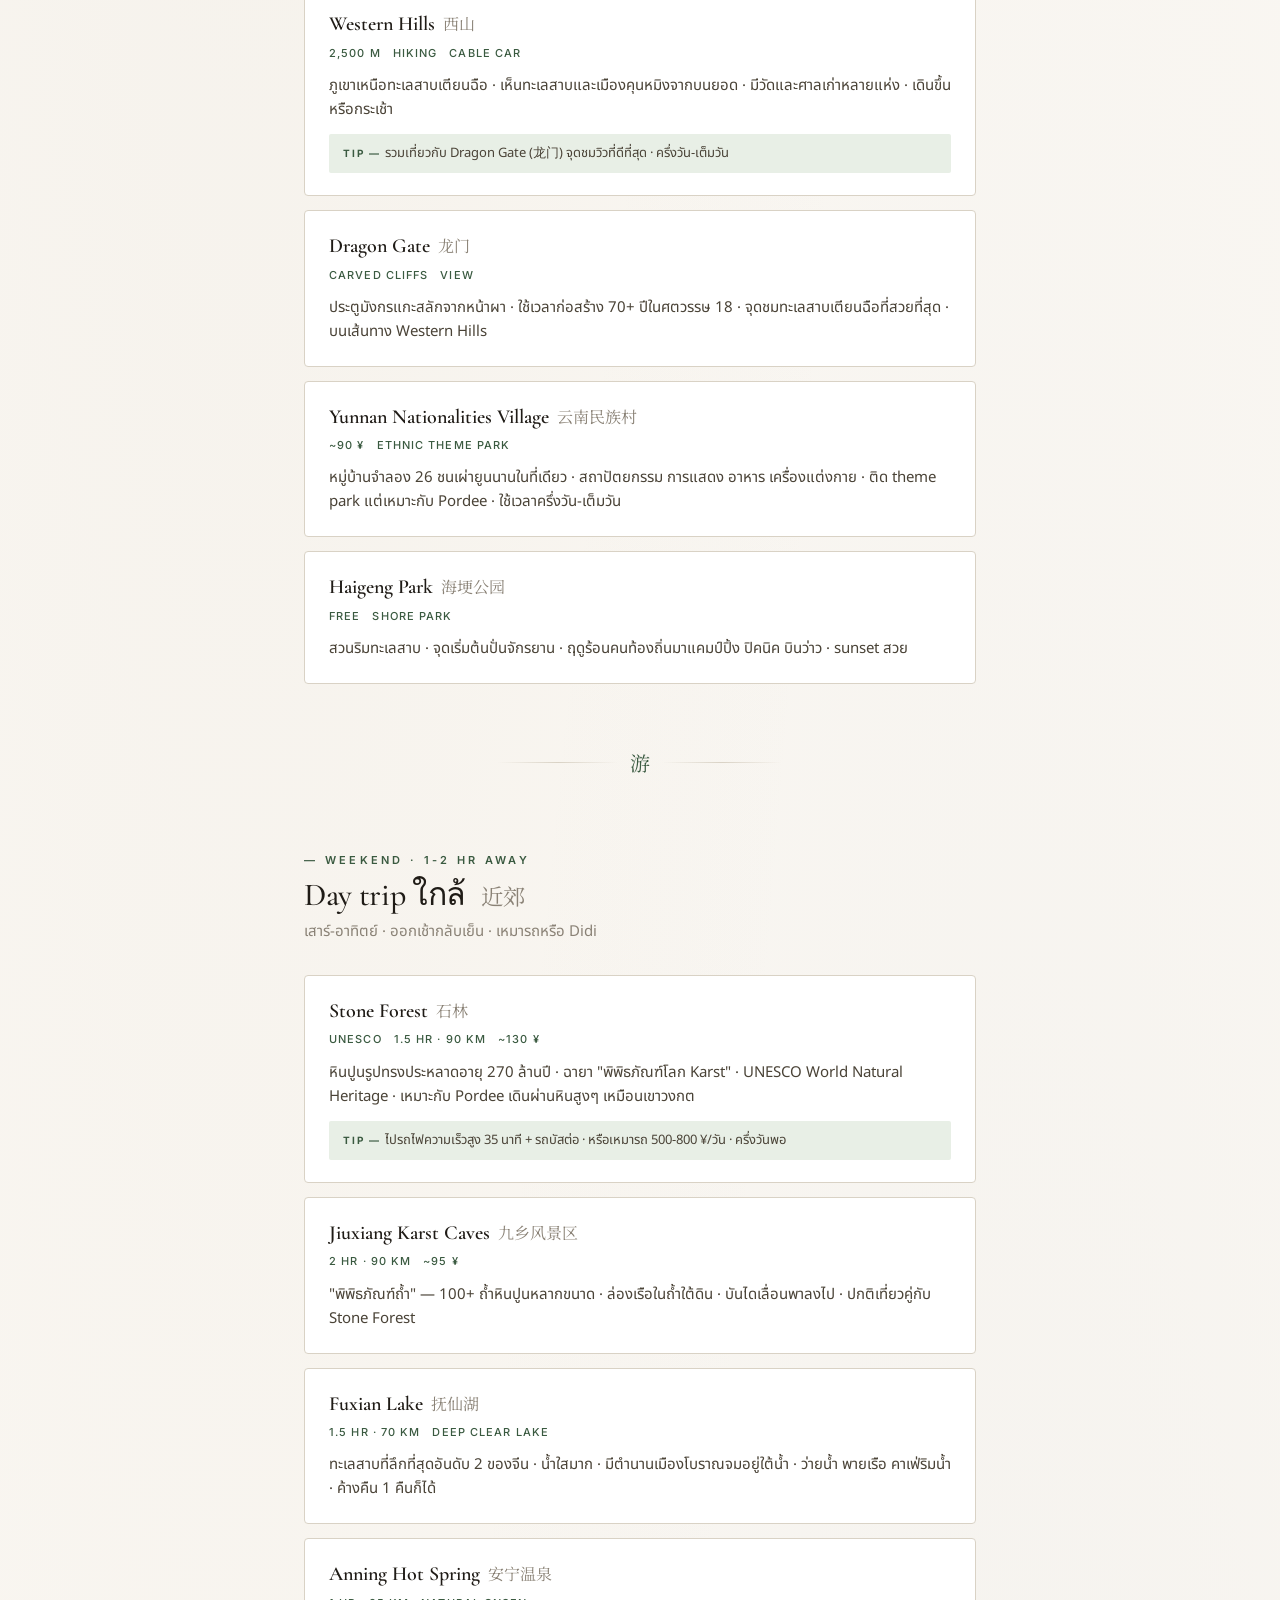
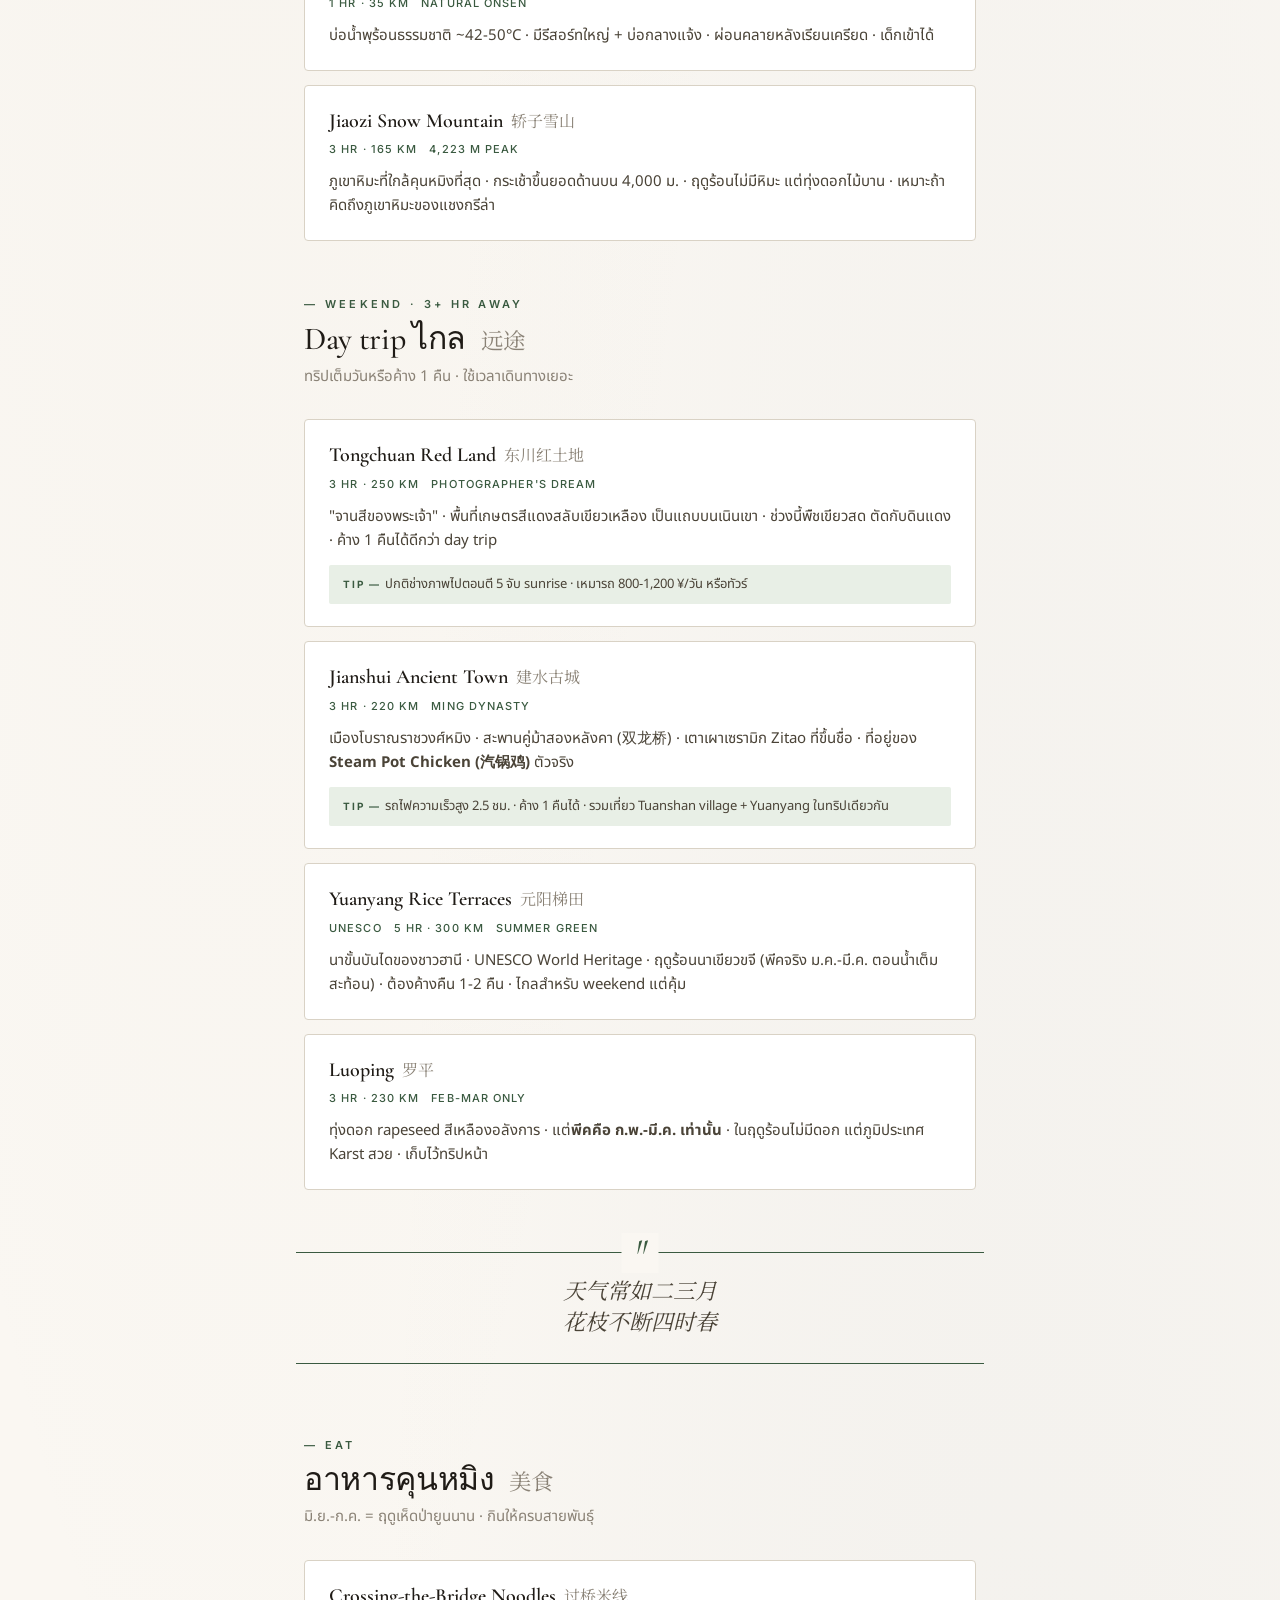
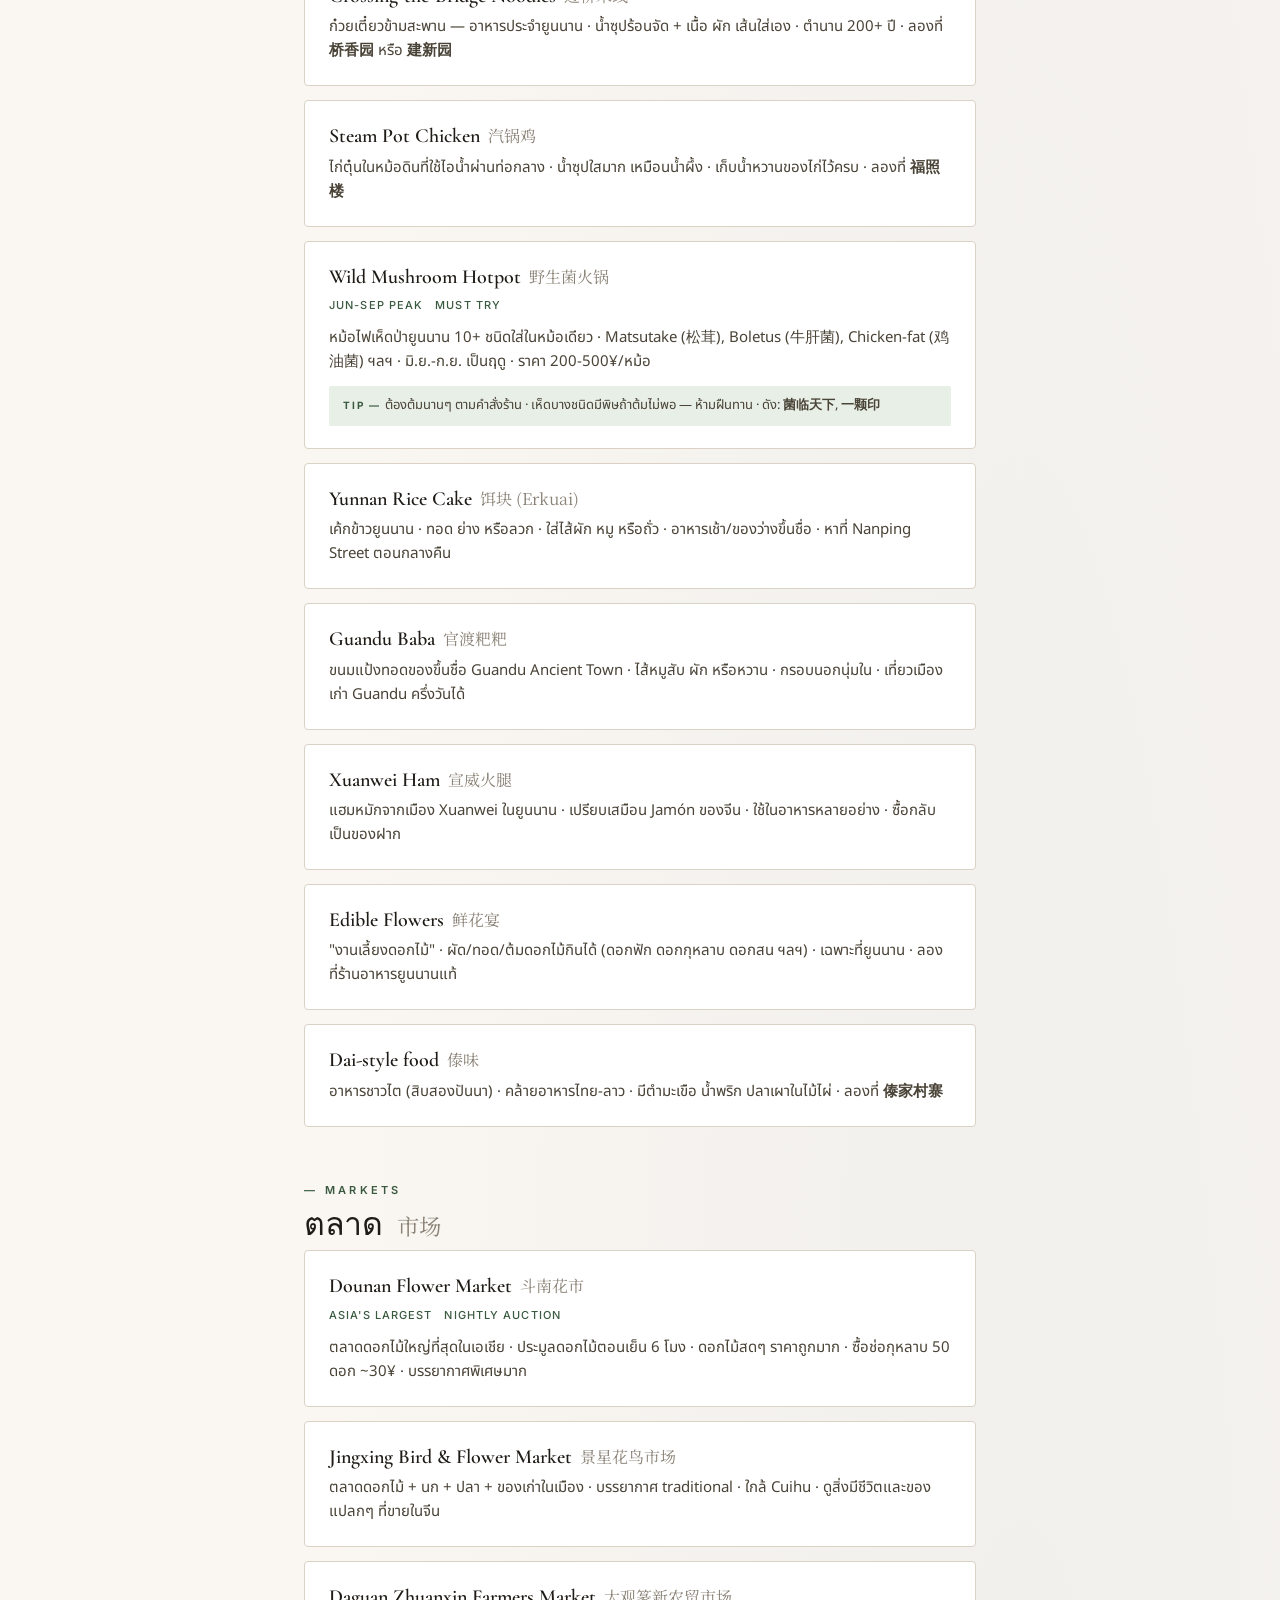
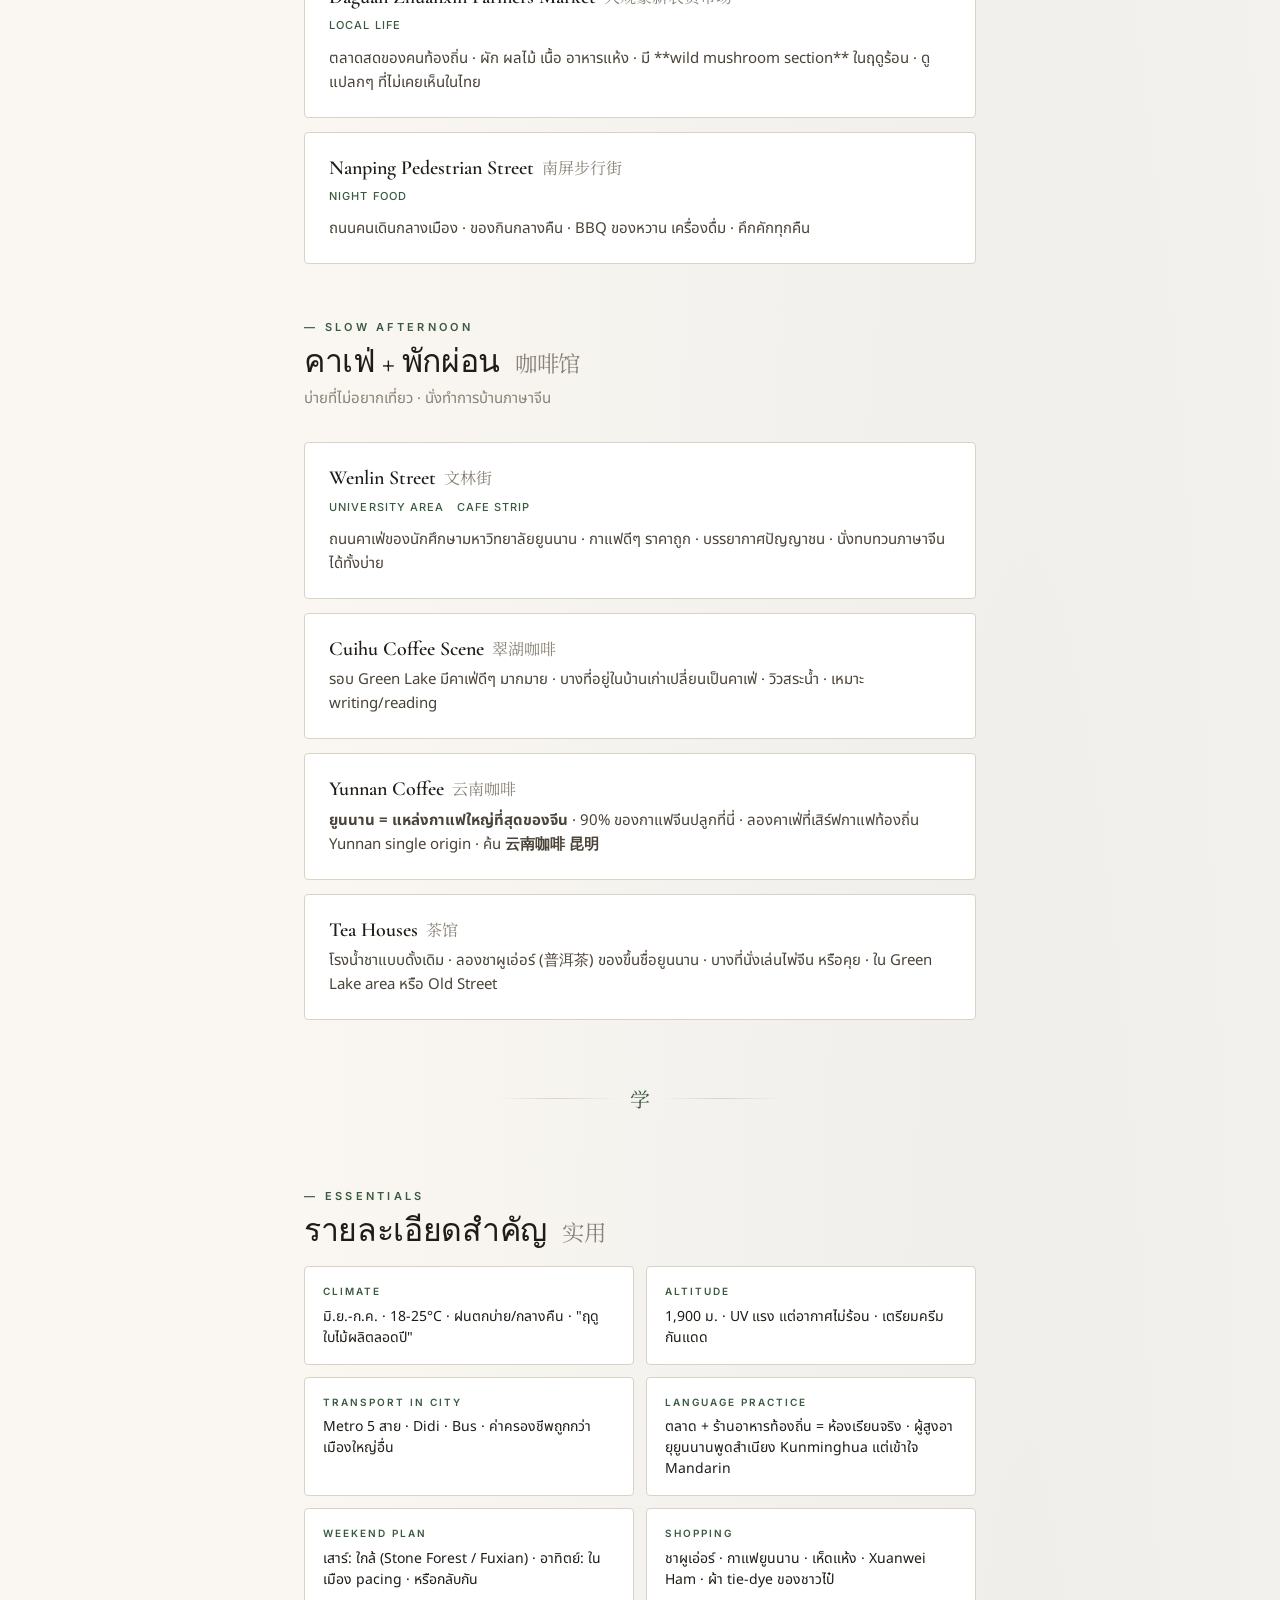
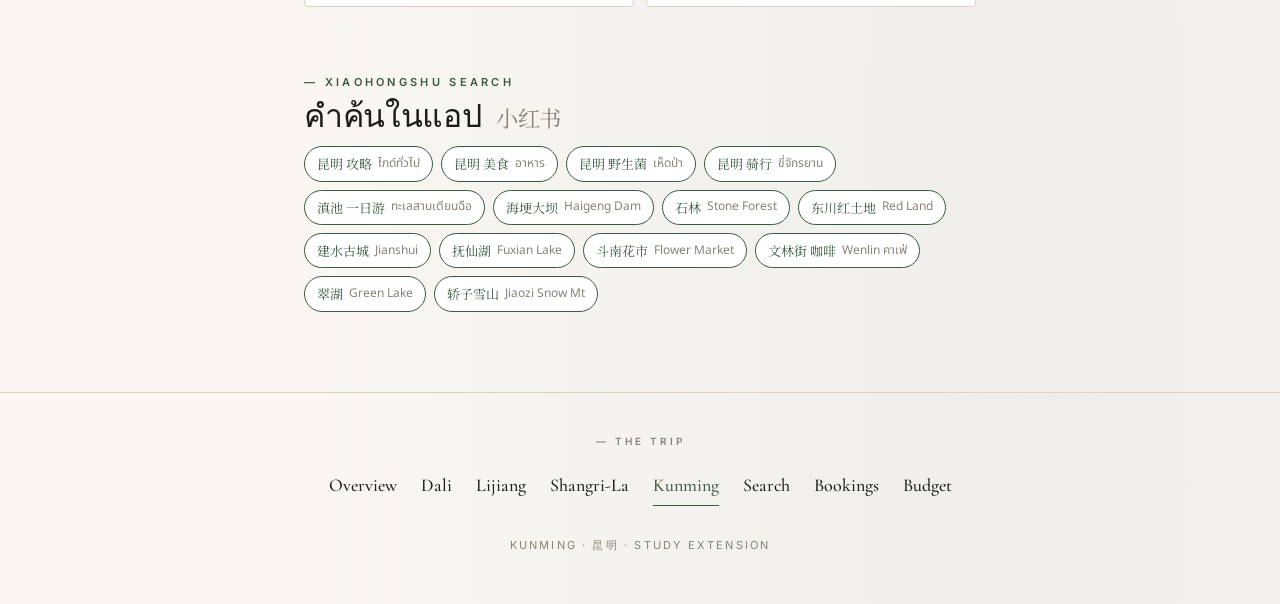
<file: kunming.html>
<!DOCTYPE html>
<html lang="th">
<head>
<meta charset="UTF-8">
<meta name="viewport" content="width=device-width, initial-scale=1.0">
<title>Kunming · 昆明</title>
<link rel="stylesheet" href="style.css">
<style>
  :root {
    --accent: var(--hub);
    --accent-pale: var(--hub-pale);
  }
  /* Category navigation */
  .cat-nav {
    position: sticky;
    top: 0;
    background: var(--paper);
    background-image: linear-gradient(to bottom, var(--paper) 85%, transparent);
    padding: 14px 0 18px;
    z-index: 10;
    margin: 0 -24px;
    padding-left: 24px;
    padding-right: 24px;
    border-bottom: 1px solid var(--rule);
  }
  .cat-nav-inner {
    display: flex;
    gap: 6px;
    overflow-x: auto;
    scrollbar-width: none;
    -ms-overflow-style: none;
    padding-bottom: 4px;
  }
  .cat-nav-inner::-webkit-scrollbar { display: none; }
  .cat-nav a {
    flex-shrink: 0;
    padding: 6px 12px;
    font-family: var(--sans);
    font-size: 11px;
    font-weight: 600;
    letter-spacing: 0.15em;
    text-transform: uppercase;
    color: var(--ink-light);
    text-decoration: none;
    border-radius: 999px;
    border: 1px solid var(--rule);
    transition: all 0.2s;
    white-space: nowrap;
  }
  .cat-nav a:hover, .cat-nav a:active {
    color: var(--accent);
    border-color: var(--accent);
  }
  .category {
    padding-top: 32px;
    padding-bottom: 8px;
    scroll-margin-top: 60px;
  }
</style>
</head>
<body>

<a href="index.html" class="back-link">← Yunnan Trip</a>

<header class="hero">
  <div class="hero-eyebrow">BONUS · STUDY EXTENSION · 2 WEEKS</div>
  <div class="hero-chinese">昆明</div>
  <div class="hero-pinyin">Kūnmíng</div>
  <h1 class="hero-name">Kunming</h1>
  <div class="hero-dates">
    <span>SPRING CITY</span>
    <span class="dot"></span>
    <span>1,900 M</span>
    <span class="dot"></span>
    <span>STUDY + EXPLORE</span>
  </div>
  <p class="hero-tagline">เมืองหลวงของยูนนาน — "เมืองแห่งฤดูใบไม้ผลิ" อากาศดีตลอดปี · Pordee เรียนที่ KCEL 9:25-12:00 · บ่ายเที่ยว · เสาร์-อาทิตย์ day trip</p>
</header>

<main class="container">

  <nav class="cat-nav">
    <div class="cat-nav-inner">
      <a href="#in-city">In City</a>
      <a href="#cycling">Cycling</a>
      <a href="#dianchi">Dianchi</a>
      <a href="#daytrip-near">Day Trip ใกล้</a>
      <a href="#daytrip-far">Day Trip ไกล</a>
      <a href="#food">Food</a>
      <a href="#markets">Markets</a>
      <a href="#cafe">Cafe</a>
      <a href="#essentials">Essentials</a>
    </div>
  </nav>

  <section class="section category" id="in-city">
    <div class="section-label">— AFTER CLASS · WALK/DIDI</div>
    <h2 class="section-title">ในเมือง <span class="chinese">市内</span></h2>
    <p class="section-subtitle">บ่ายหลังเรียน · เดินหรือ Didi 15-20 นาที · ครึ่งวัน</p>

    <div class="place-card">
      <div class="place-header">
        <div class="place-name">Green Lake Park</div>
        <div class="place-chinese">翠湖公园</div>
      </div>
      <div class="place-meta">
        <div class="place-meta-item">FREE</div>
        <div class="place-meta-item">CYCLING ALLOWED</div>
        <div class="place-meta-item">CENTRAL</div>
      </div>
      <p class="place-desc">สวนสาธารณะใจกลางเมือง — สะพานไม้ ทะเลสาบเล็ก ดอกบัวบานในฤดูร้อน · ผู้สูงอายุท้องถิ่นรำมวยจีน ร้องคาราโอเกะ · ขี่จักรยานในสวนได้ · เหมาะกับวันแรกหลังเรียน</p>
    </div>

    <div class="place-card">
      <div class="place-header">
        <div class="place-name">Yuantong Temple</div>
        <div class="place-chinese">圆通寺</div>
      </div>
      <div class="place-meta">
        <div class="place-meta-item">1,200+ YEARS</div>
        <div class="place-meta-item">~6 ¥</div>
        <div class="place-meta-item">2-3 HRS</div>
      </div>
      <p class="place-desc">วัดพุทธที่ใหญ่ที่สุดในคุนหมิง · สถาปัตยกรรมแบบสวนจีน — ศาลา สะพาน บ่อน้ำ · ดอกซากุระบานในฤดูใบไม้ผลิ · ใกล้ Green Lake เดินต่อได้</p>
    </div>

    <div class="place-card">
      <div class="place-header">
        <div class="place-name">Kunming Old Street</div>
        <div class="place-chinese">昆明老街</div>
      </div>
      <div class="place-meta">
        <div class="place-meta-item">FREE</div>
        <div class="place-meta-item">PEDESTRIAN</div>
      </div>
      <p class="place-desc">ถนนคนเดินอนุรักษ์อาคารโบราณ · ร้านชา ร้านขนม สถาปัตยกรรมจีนยุคก่อนสงคราม · เดินตอนเย็น</p>
    </div>

    <div class="place-card">
      <div class="place-header">
        <div class="place-name">Jinma Biji Square</div>
        <div class="place-chinese">金马碧鸡坊</div>
      </div>
      <div class="place-meta">
        <div class="place-meta-item">LANDMARK</div>
        <div class="place-meta-item">SHOPPING</div>
      </div>
      <p class="place-desc">"ซุ้มประตู Golden Horse — Jade Rooster" สัญลักษณ์ของคุนหมิง · รอบๆ มี Nanping Pedestrian Street (南屏步行街) ร้านอาหาร night food</p>
    </div>

    <div class="place-card">
      <div class="place-header">
        <div class="place-name">Yunnan Provincial Museum</div>
        <div class="place-chinese">云南省博物馆</div>
      </div>
      <div class="place-meta">
        <div class="place-meta-item">FREE</div>
        <div class="place-meta-item">2-3 HRS</div>
      </div>
      <p class="place-desc">พิพิธภัณฑ์ใหญ่ที่สุดของยูนนาน · ของโบราณจากชนเผ่า 26 กลุ่ม · สถาปัตยกรรมร่วมสมัยสีทอง · ดีสำหรับวันฝน</p>
    </div>

    <div class="place-card">
      <div class="place-header">
        <div class="place-name">Yunnan University Area</div>
        <div class="place-chinese">云南大学 / 文林街</div>
      </div>
      <div class="place-meta">
        <div class="place-meta-item">STUDENT VIBES</div>
        <div class="place-meta-item">CAFE STREET</div>
      </div>
      <p class="place-desc">รอบมหาวิทยาลัยยูนนาน · <strong>Wenlin Street (文林街)</strong> ถนนคาเฟ่ของนักศึกษา · ร้านหนังสือ บาร์เล็กๆ บรรยากาศโปร่ง · เหมาะกับ Pordee เห็นชีวิตวัยรุ่นจีน</p>
    </div>

    <div class="place-card">
      <div class="place-header">
        <div class="place-name">Yunnan Nationalities Museum</div>
        <div class="place-chinese">云南民族博物馆</div>
      </div>
      <div class="place-meta">
        <div class="place-meta-item">FREE</div>
        <div class="place-meta-item">SOUTHEAST ASIA'S LARGEST</div>
      </div>
      <p class="place-desc">พิพิธภัณฑ์ชาติพันธุ์ที่ใหญ่ที่สุดในอาเซียน · 120,000 ชิ้นเกี่ยวกับชนเผ่ายูนนาน · อยู่ใกล้ทะเลสาบเตียนฉือ รวมเที่ยวกันได้</p>
    </div>
  </section>

  <section class="section category" id="cycling">
    <div class="section-label">— CYCLING</div>
    <h2 class="section-title">ขี่จักรยาน <span class="chinese">骑行</span></h2>
    <p class="section-subtitle">บ่ายๆ คุนหมิงอากาศ 20-25°C ปั่นสบาย · ใช้ Meituan Bike แอป หรือเช่ารายวัน</p>

    <div class="place-card">
      <div class="place-header">
        <div class="place-name">Cuihu Loop</div>
        <div class="place-chinese">翠湖一周</div>
      </div>
      <div class="place-meta">
        <div class="place-meta-item">EASY · 2 KM</div>
        <div class="place-meta-item">SHARED BIKE OK</div>
      </div>
      <p class="place-desc">ปั่นรอบ Green Lake · ทางเรียบ · เหมาะวันแรกๆ ทดสอบจักรยานเช่า · ผ่านมหาวิทยาลัยยูนนาน · หยุดกินขนมร้านริมทาง</p>
    </div>

    <div class="place-card">
      <div class="place-header">
        <div class="place-name">Haigeng Dam Cycling</div>
        <div class="place-chinese">海埂大坝</div>
      </div>
      <div class="place-meta">
        <div class="place-meta-item">MODERATE · 5-15 KM</div>
        <div class="place-meta-item">LAKESIDE</div>
      </div>
      <p class="place-desc">เลนจักรยานริมทะเลสาบเตียนฉือยาวหลายสิบกิโล · เริ่มจาก Haigeng Park · มองเห็น Western Hills อีกฝั่งทะเลสาบ · เช่าจักรยาน 30-50 ¥/วัน ที่จุดเริ่ม</p>
      <div class="place-tip">บ่ายๆ แดดยังร้อน · เริ่ม 16:00 ขี่เย็นๆ + ดู sunset เหนือทะเลสาบ</div>
    </div>

    <div class="place-card">
      <div class="place-header">
        <div class="place-name">Dianchi Lake Long Loop</div>
        <div class="place-chinese">环滇池骑行</div>
      </div>
      <div class="place-meta">
        <div class="place-meta-item">HARD · 100+ KM FULL</div>
        <div class="place-meta-item">SEGMENTS OK</div>
      </div>
      <p class="place-desc">รอบทะเลสาบเตียนฉือทั้งหมด ~100 กม. · นักปั่นจริงจังทำได้วันเดียว · ปกติแบ่งทำเป็นส่วนๆ · มีร้านอาหาร + คาเฟ่ตามทาง</p>
      <div class="place-tip">Pordee อาจหนัก · เลือกแค่ segment ตะวันออก (Haigeng → Guandu) 15-20 กม.</div>
    </div>

    <div class="place-card">
      <div class="place-header">
        <div class="place-name">Dounan Flower Park Area</div>
        <div class="place-chinese">斗南花卉小镇</div>
      </div>
      <div class="place-meta">
        <div class="place-meta-item">FLOWER FIELDS</div>
        <div class="place-meta-item">10 KM RIDE</div>
      </div>
      <p class="place-desc">รอบตลาดดอกไม้ใหญ่ที่สุดในเอเชีย · มีฟาร์มดอกไม้ + ทุ่งดอกไม้ตามฤดูกาล · ปั่นจักรยานชิลๆ บ่ายๆ</p>
    </div>

    <div class="place-card">
      <div class="place-header">
        <div class="place-name">Anning Hot Spring Route</div>
        <div class="place-chinese">安宁温泉骑行</div>
      </div>
      <div class="place-meta">
        <div class="place-meta-item">ADVENTUROUS · 30 KM</div>
        <div class="place-meta-item">END WITH ONSEN</div>
      </div>
      <p class="place-desc">ทางใต้ของคุนหมิง · ถนนชนบทสวย · จบที่บ่อน้ำพุร้อนธรรมชาติ · เช่ารถยนต์รับกลับถ้าเหนื่อย</p>
    </div>

    <div class="info-grid" style="margin-top: 20px;">
      <div class="info-block">
        <div class="info-block-label">SHARED BIKES · APP</div>
        <div class="info-block-content"><strong>Meituan (美团单车)</strong> หรือ <strong>Hello Bike (哈啰)</strong> · 2-5 ¥/30 นาที · สแกน QR ที่จักรยานริมถนน · ⚠️ ห้ามจอดใกล้ Haigeng Dam (ค่าขนย้าย 30¥)</div>
      </div>
      <div class="info-block">
        <div class="info-block-label">RENT FULL DAY</div>
        <div class="info-block-content">ที่ Haigeng Park: 30-50 ¥/วัน ปกติ · 80-100 ¥ ไฟฟ้า · ส่วนใหญ่ไม่ต้องจองล่วงหน้า</div>
      </div>
      <div class="info-block">
        <div class="info-block-label">BUY USED</div>
        <div class="info-block-content">ถ้าจะปั่นทุกบ่าย 2 สัปดาห์ · 200-400 ¥ มือสอง · ขายต่อก่อนกลับ · ตลาดมือสอง 旧货市场</div>
      </div>
      <div class="info-block">
        <div class="info-block-label">SAFETY</div>
        <div class="info-block-content">ถนนใหญ่ในเมืองอันตราย · ใช้เลนจักรยานเท่านั้น · หมวกกันน็อกจำเป็น · Pordee ระวังเป็นพิเศษ</div>
      </div>
    </div>

    <h3 style="font-family: var(--serif); font-size: 22px; margin-top: 36px; margin-bottom: 16px; color: var(--ink);">ร้านเช่าจักรยานที่แนะนำ <span style="font-family: var(--chinese); font-size: 16px; color: var(--ink-light); font-weight: 400;">租车店</span></h3>

    <div class="place-card">
      <div class="place-header">
        <div class="place-name">Haigeng Park Self-Rental</div>
        <div class="place-chinese">海埂公园自助租车</div>
      </div>
      <div class="place-meta">
        <div class="place-meta-item">20 ¥/HR</div>
        <div class="place-meta-item">QR SELF-SERVICE</div>
        <div class="place-meta-item">EASIEST</div>
      </div>
      <p class="place-desc">เช่าผ่าน QR ตัวเอง ไม่ต้องผ่านพนักงาน · มีจุดคืนกำหนด · มอเตอร์ไซค์ไฟฟ้า 60 ¥/ครึ่ง ชม. · จักรยานคู่ (tandem) มีที่ประตูหลัก · ภายในสวนมีร้าน <strong>SPECIALIZED (闪电自行车)</strong> ฟรีปั๊มลม</p>
      <div class="place-tip">เหมาะกับคนเช่าครั้งคราว ไม่จริงจัง · เริ่มจาก Haigeng Park ปั่นรอบ Greenway</div>
    </div>

    <div class="place-card">
      <div class="place-header">
        <div class="place-name">77 Bike Shop</div>
        <div class="place-chinese">77单车</div>
      </div>
      <div class="place-meta">
        <div class="place-meta-item">DAGUAN ROAD · 大观路</div>
        <div class="place-meta-item">PRO SHOP</div>
        <div class="place-meta-item">160+ BIKES</div>
      </div>
      <p class="place-desc">ร้านที่นักปั่นจริงจังคุนหมิงใช้ · 4 ชม.ขั้นต่ำ ครึ่งราคาถ้าครึ่งวัน · ครบเครื่อง — หมวกกันน็อก ถุงมือ เบาะ · มีกระดานแผนที่เส้นทาง</p>
      <div class="place-meta" style="margin-top: 10px;">
        <div class="place-meta-item">FLAT-BAR ROAD 60-100¥</div>
        <div class="place-meta-item">MTB 100-160¥</div>
        <div class="place-meta-item">DROP-BAR 80-300¥</div>
      </div>
      <div class="place-tip">ฤดูร้อนคนเช่าเยอะ · เสาร์-อาทิตย์ไปแต่เช้า 8 โมง ไม่งั้นหมด</div>
    </div>

    <div class="place-card">
      <div class="place-header">
        <div class="place-name">Huancheng South Road Shops</div>
        <div class="place-chinese">环城南路 租车店</div>
      </div>
      <div class="place-meta">
        <div class="place-meta-item">50-100 ¥/DAY</div>
        <div class="place-meta-item">MULTIPLE SHOPS</div>
      </div>
      <p class="place-desc">ถนน Huancheng South มีร้านเช่าหลายเจ้าตามลำดับ · บางร้านมี discount สำหรับกลุ่ม · เช็คก่อน — ปกติไม่ต้องมัดจำ ถ้าขอมัดจำเปลี่ยนร้าน</p>
    </div>

    <div class="place-card">
      <div class="place-header">
        <div class="place-name">Dianchi Greenway Stations</div>
        <div class="place-chinese">滇池绿道 租还站点</div>
      </div>
      <div class="place-meta">
        <div class="place-meta-item">30 MIN MIN</div>
        <div class="place-meta-item">RETURN ANY POINT</div>
      </div>
      <p class="place-desc">บนเส้น Dianchi Greenway ใหม่ (108 กม. เปิดแล้ว) มีจุดเช่า-คืน 5 จุด: <strong>龙王庙</strong> · <strong>草之桥</strong> · <strong>薰衣草庄园</strong> · <strong>林之桥头</strong> · <strong>海埂大坝车场</strong> · คืนคนละจุดได้ · มี shuttle bus วิ่งคู่ขนาน 9:00-17:00</p>
    </div>

    <h3 style="font-family: var(--serif); font-size: 22px; margin-top: 36px; margin-bottom: 16px; color: var(--ink);">แบรนด์จักรยาน <span style="font-family: var(--chinese); font-size: 16px; color: var(--ink-light); font-weight: 400;">品牌</span></h3>

    <div class="info-grid">
      <div class="info-block">
        <div class="info-block-label">捷安特 · GIANT</div>
        <div class="info-block-content">แบรนด์ดังจากไต้หวัน · มีในร้านเช่าส่วนใหญ่</div>
      </div>
      <div class="info-block">
        <div class="info-block-label">美利达 · MERIDA</div>
        <div class="info-block-content">แบรนด์ไต้หวันอีกอัน · คุณภาพดี ราคาเหมาะสม</div>
      </div>
      <div class="info-block">
        <div class="info-block-label">闪电 · SPECIALIZED</div>
        <div class="info-block-content">แบรนด์อเมริกัน · มีในร้านใน Haigeng Park</div>
      </div>
      <div class="info-block">
        <div class="info-block-label">山地车 · MOUNTAIN BIKE</div>
        <div class="info-block-content">ส่วนใหญ่ที่ร้านเช่ามี — เหมาะกับเส้นทางหลากหลาย</div>
      </div>
    </div>

    <h3 style="font-family: var(--serif); font-size: 22px; margin-top: 36px; margin-bottom: 12px; color: var(--ink);">คำค้นภาษาจีน <span style="font-family: var(--chinese); font-size: 16px; color: var(--ink-light); font-weight: 400;">搜索词</span></h3>

    <div class="tags">
      <span class="tag" onclick="copy(this)">昆明 自行车租赁<span class="tag-thai">เช่าจักรยาน</span></span>
      <span class="tag" onclick="copy(this)">海埂大坝 租车<span class="tag-thai">เช่าที่ Haigeng</span></span>
      <span class="tag" onclick="copy(this)">77单车<span class="tag-thai">ร้าน 77</span></span>
      <span class="tag" onclick="copy(this)">环滇池骑行<span class="tag-thai">ปั่นรอบเตียนฉือ</span></span>
      <span class="tag" onclick="copy(this)">滇池绿道<span class="tag-thai">Greenway</span></span>
      <span class="tag" onclick="copy(this)">草海绿道<span class="tag-thai">Caohai loop</span></span>
      <span class="tag" onclick="copy(this)">昆明 亲子骑行<span class="tag-thai">ปั่นกับเด็ก</span></span>
      <span class="tag" onclick="copy(this)">捞渔河湿地 骑行<span class="tag-thai">Laoyuhe Wetland</span></span>
      <span class="tag" onclick="copy(this)">昆明 骑行路线<span class="tag-thai">เส้นทางทั่วไป</span></span>
    </div>
  </section>

  <section class="section category" id="dianchi">
    <div class="section-label">— DIANCHI LAKE</div>
    <h2 class="section-title">ทะเลสาบเตียนฉือ <span class="chinese">滇池</span></h2>
    <p class="section-subtitle">"ไข่มุกที่ราบสูง" — ใหญ่ที่สุดในยูนนาน · เที่ยวเต็มวันหรือครึ่งวัน</p>

    <div class="place-card">
      <div class="place-header">
        <div class="place-name">Western Hills</div>
        <div class="place-chinese">西山</div>
      </div>
      <div class="place-meta">
        <div class="place-meta-item">2,500 M</div>
        <div class="place-meta-item">HIKING</div>
        <div class="place-meta-item">CABLE CAR</div>
      </div>
      <p class="place-desc">ภูเขาเหนือทะเลสาบเตียนฉือ · เห็นทะเลสาบและเมืองคุนหมิงจากบนยอด · มีวัดและศาลเก่าหลายแห่ง · เดินขึ้นหรือกระเช้า</p>
      <div class="place-tip">รวมเที่ยวกับ Dragon Gate (龙门) จุดชมวิวที่ดีที่สุด · ครึ่งวัน-เต็มวัน</div>
    </div>

    <div class="place-card">
      <div class="place-header">
        <div class="place-name">Dragon Gate</div>
        <div class="place-chinese">龙门</div>
      </div>
      <div class="place-meta">
        <div class="place-meta-item">CARVED CLIFFS</div>
        <div class="place-meta-item">VIEW</div>
      </div>
      <p class="place-desc">ประตูมังกรแกะสลักจากหน้าผา · ใช้เวลาก่อสร้าง 70+ ปีในศตวรรษ 18 · จุดชมทะเลสาบเตียนฉือที่สวยที่สุด · บนเส้นทาง Western Hills</p>
    </div>

    <div class="place-card">
      <div class="place-header">
        <div class="place-name">Yunnan Nationalities Village</div>
        <div class="place-chinese">云南民族村</div>
      </div>
      <div class="place-meta">
        <div class="place-meta-item">~90 ¥</div>
        <div class="place-meta-item">ETHNIC THEME PARK</div>
      </div>
      <p class="place-desc">หมู่บ้านจำลอง 26 ชนเผ่ายูนนานในที่เดียว · สถาปัตยกรรม การแสดง อาหาร เครื่องแต่งกาย · ติด theme park แต่เหมาะกับ Pordee · ใช้เวลาครึ่งวัน-เต็มวัน</p>
    </div>

    <div class="place-card">
      <div class="place-header">
        <div class="place-name">Haigeng Park</div>
        <div class="place-chinese">海埂公园</div>
      </div>
      <div class="place-meta">
        <div class="place-meta-item">FREE</div>
        <div class="place-meta-item">SHORE PARK</div>
      </div>
      <p class="place-desc">สวนริมทะเลสาบ · จุดเริ่มต้นปั่นจักรยาน · ฤดูร้อนคนท้องถิ่นมาแคมป์ปิ้ง ปิคนิค บินว่าว · sunset สวย</p>
    </div>
  </section>

  <div class="divider">
    <div class="divider-line"></div>
    <div class="divider-mark">游</div>
    <div class="divider-line"></div>
  </div>

  <section class="section category" id="daytrip-near">
    <div class="section-label">— WEEKEND · 1-2 HR AWAY</div>
    <h2 class="section-title">Day trip ใกล้ <span class="chinese">近郊</span></h2>
    <p class="section-subtitle">เสาร์-อาทิตย์ · ออกเช้ากลับเย็น · เหมารถหรือ Didi</p>

    <div class="place-card">
      <div class="place-header">
        <div class="place-name">Stone Forest</div>
        <div class="place-chinese">石林</div>
      </div>
      <div class="place-meta">
        <div class="place-meta-item">UNESCO</div>
        <div class="place-meta-item">1.5 HR · 90 KM</div>
        <div class="place-meta-item">~130 ¥</div>
      </div>
      <p class="place-desc">หินปูนรูปทรงประหลาดอายุ 270 ล้านปี · ฉายา "พิพิธภัณฑ์โลก Karst" · UNESCO World Natural Heritage · เหมาะกับ Pordee เดินผ่านหินสูงๆ เหมือนเขาวงกต</p>
      <div class="place-tip">ไปรถไฟความเร็วสูง 35 นาที + รถบัสต่อ · หรือเหมารถ 500-800 ¥/วัน · ครึ่งวันพอ</div>
    </div>

    <div class="place-card">
      <div class="place-header">
        <div class="place-name">Jiuxiang Karst Caves</div>
        <div class="place-chinese">九乡风景区</div>
      </div>
      <div class="place-meta">
        <div class="place-meta-item">2 HR · 90 KM</div>
        <div class="place-meta-item">~95 ¥</div>
      </div>
      <p class="place-desc">"พิพิธภัณฑ์ถ้ำ" — 100+ ถ้ำหินปูนหลากขนาด · ล่องเรือในถ้ำใต้ดิน · บันไดเลื่อนพาลงไป · ปกติเที่ยวคู่กับ Stone Forest</p>
    </div>

    <div class="place-card">
      <div class="place-header">
        <div class="place-name">Fuxian Lake</div>
        <div class="place-chinese">抚仙湖</div>
      </div>
      <div class="place-meta">
        <div class="place-meta-item">1.5 HR · 70 KM</div>
        <div class="place-meta-item">DEEP CLEAR LAKE</div>
      </div>
      <p class="place-desc">ทะเลสาบที่ลึกที่สุดอันดับ 2 ของจีน · น้ำใสมาก · มีตำนานเมืองโบราณจมอยู่ใต้น้ำ · ว่ายน้ำ พายเรือ คาเฟ่ริมน้ำ · ค้างคืน 1 คืนก็ได้</p>
    </div>

    <div class="place-card">
      <div class="place-header">
        <div class="place-name">Anning Hot Spring</div>
        <div class="place-chinese">安宁温泉</div>
      </div>
      <div class="place-meta">
        <div class="place-meta-item">1 HR · 35 KM</div>
        <div class="place-meta-item">NATURAL ONSEN</div>
      </div>
      <p class="place-desc">บ่อน้ำพุร้อนธรรมชาติ ~42-50°C · มีรีสอร์ทใหญ่ + บ่อกลางแจ้ง · ผ่อนคลายหลังเรียนเครียด · เด็กเข้าได้</p>
    </div>

    <div class="place-card">
      <div class="place-header">
        <div class="place-name">Jiaozi Snow Mountain</div>
        <div class="place-chinese">轿子雪山</div>
      </div>
      <div class="place-meta">
        <div class="place-meta-item">3 HR · 165 KM</div>
        <div class="place-meta-item">4,223 M PEAK</div>
      </div>
      <p class="place-desc">ภูเขาหิมะที่ใกล้คุนหมิงที่สุด · กระเช้าขึ้นยอดด้านบน 4,000 ม. · ฤดูร้อนไม่มีหิมะ แต่ทุ่งดอกไม้บาน · เหมาะถ้าคิดถึงภูเขาหิมะของแชงกรีล่า</p>
    </div>
  </section>

  <section class="section category" id="daytrip-far">
    <div class="section-label">— WEEKEND · 3+ HR AWAY</div>
    <h2 class="section-title">Day trip ไกล <span class="chinese">远途</span></h2>
    <p class="section-subtitle">ทริปเต็มวันหรือค้าง 1 คืน · ใช้เวลาเดินทางเยอะ</p>

    <div class="place-card">
      <div class="place-header">
        <div class="place-name">Tongchuan Red Land</div>
        <div class="place-chinese">东川红土地</div>
      </div>
      <div class="place-meta">
        <div class="place-meta-item">3 HR · 250 KM</div>
        <div class="place-meta-item">PHOTOGRAPHER'S DREAM</div>
      </div>
      <p class="place-desc">"จานสีของพระเจ้า" · พื้นที่เกษตรสีแดงสลับเขียวเหลือง เป็นแถบบนเนินเขา · ช่วงนี้พืชเขียวสด ตัดกับดินแดง · ค้าง 1 คืนได้ดีกว่า day trip</p>
      <div class="place-tip">ปกติช่างภาพไปตอนตี 5 จับ sunrise · เหมารถ 800-1,200 ¥/วัน หรือทัวร์</div>
    </div>

    <div class="place-card">
      <div class="place-header">
        <div class="place-name">Jianshui Ancient Town</div>
        <div class="place-chinese">建水古城</div>
      </div>
      <div class="place-meta">
        <div class="place-meta-item">3 HR · 220 KM</div>
        <div class="place-meta-item">MING DYNASTY</div>
      </div>
      <p class="place-desc">เมืองโบราณราชวงศ์หมิง · สะพานคู่ม้าสองหลังคา (双龙桥) · เตาเผาเซรามิก Zitao ที่ขึ้นชื่อ · ที่อยู่ของ <strong>Steam Pot Chicken (汽锅鸡)</strong> ตัวจริง</p>
      <div class="place-tip">รถไฟความเร็วสูง 2.5 ชม. · ค้าง 1 คืนได้ · รวมเที่ยว Tuanshan village + Yuanyang ในทริปเดียวกัน</div>
    </div>

    <div class="place-card">
      <div class="place-header">
        <div class="place-name">Yuanyang Rice Terraces</div>
        <div class="place-chinese">元阳梯田</div>
      </div>
      <div class="place-meta">
        <div class="place-meta-item">UNESCO</div>
        <div class="place-meta-item">5 HR · 300 KM</div>
        <div class="place-meta-item">SUMMER GREEN</div>
      </div>
      <p class="place-desc">นาขั้นบันไดของชาวฮานี · UNESCO World Heritage · ฤดูร้อนนาเขียวขจี (พีคจริง ม.ค.-มี.ค. ตอนน้ำเต็มสะท้อน) · ต้องค้างคืน 1-2 คืน · ไกลสำหรับ weekend แต่คุ้ม</p>
    </div>

    <div class="place-card">
      <div class="place-header">
        <div class="place-name">Luoping</div>
        <div class="place-chinese">罗平</div>
      </div>
      <div class="place-meta">
        <div class="place-meta-item">3 HR · 230 KM</div>
        <div class="place-meta-item">FEB-MAR ONLY</div>
      </div>
      <p class="place-desc">ทุ่งดอก rapeseed สีเหลืองอลังการ · แต่<strong>พีคคือ ก.พ.-มี.ค. เท่านั้น</strong> · ในฤดูร้อนไม่มีดอก แต่ภูมิประเทศ Karst สวย · เก็บไว้ทริปหน้า</p>
    </div>
  </section>

  <div class="pullquote">
    天气常如二三月<br>花枝不断四时春
  </div>

  <section class="section category" id="food">
    <div class="section-label">— EAT</div>
    <h2 class="section-title">อาหารคุนหมิง <span class="chinese">美食</span></h2>
    <p class="section-subtitle">มิ.ย.-ก.ค. = ฤดูเห็ดป่ายูนนาน · กินให้ครบสายพันธุ์</p>

    <div class="place-card">
      <div class="place-header">
        <div class="place-name">Crossing-the-Bridge Noodles</div>
        <div class="place-chinese">过桥米线</div>
      </div>
      <p class="place-desc">ก๋วยเตี๋ยวข้ามสะพาน — อาหารประจำยูนนาน · น้ำซุปร้อนจัด + เนื้อ ผัก เส้นใส่เอง · ตำนาน 200+ ปี · ลองที่ <strong>桥香园</strong> หรือ <strong>建新园</strong></p>
    </div>

    <div class="place-card">
      <div class="place-header">
        <div class="place-name">Steam Pot Chicken</div>
        <div class="place-chinese">汽锅鸡</div>
      </div>
      <p class="place-desc">ไก่ตุ๋นในหม้อดินที่ใช้ไอน้ำผ่านท่อกลาง · น้ำซุปใสมาก เหมือนน้ำผึ้ง · เก็บน้ำหวานของไก่ไว้ครบ · ลองที่ <strong>福照楼</strong></p>
    </div>

    <div class="place-card">
      <div class="place-header">
        <div class="place-name">Wild Mushroom Hotpot</div>
        <div class="place-chinese">野生菌火锅</div>
      </div>
      <div class="place-meta">
        <div class="place-meta-item">JUN-SEP PEAK</div>
        <div class="place-meta-item">MUST TRY</div>
      </div>
      <p class="place-desc">หม้อไฟเห็ดป่ายูนนาน 10+ ชนิดใส่ในหม้อเดียว · Matsutake (松茸), Boletus (牛肝菌), Chicken-fat (鸡油菌) ฯลฯ · มิ.ย.-ก.ย. เป็นฤดู · ราคา 200-500¥/หม้อ</p>
      <div class="place-tip">ต้องต้มนานๆ ตามคำสั่งร้าน · เห็ดบางชนิดมีพิษถ้าต้มไม่พอ — ห้ามฝืนทาน · ดัง: <strong>菌临天下</strong>, <strong>一颗印</strong></div>
    </div>

    <div class="place-card">
      <div class="place-header">
        <div class="place-name">Yunnan Rice Cake</div>
        <div class="place-chinese">饵块 (Erkuai)</div>
      </div>
      <p class="place-desc">เค้กข้าวยูนนาน · ทอด ย่าง หรือลวก · ใส่ไส้ผัก หมู หรือถั่ว · อาหารเช้า/ของว่างขึ้นชื่อ · หาที่ Nanping Street ตอนกลางคืน</p>
    </div>

    <div class="place-card">
      <div class="place-header">
        <div class="place-name">Guandu Baba</div>
        <div class="place-chinese">官渡粑粑</div>
      </div>
      <p class="place-desc">ขนมแป้งทอดของขึ้นชื่อ Guandu Ancient Town · ไส้หมูสับ ผัก หรือหวาน · กรอบนอกนุ่มใน · เที่ยวเมืองเก่า Guandu ครึ่งวันได้</p>
    </div>

    <div class="place-card">
      <div class="place-header">
        <div class="place-name">Xuanwei Ham</div>
        <div class="place-chinese">宣威火腿</div>
      </div>
      <p class="place-desc">แฮมหมักจากเมือง Xuanwei ในยูนนาน · เปรียบเสมือน Jamón ของจีน · ใช้ในอาหารหลายอย่าง · ซื้อกลับเป็นของฝาก</p>
    </div>

    <div class="place-card">
      <div class="place-header">
        <div class="place-name">Edible Flowers</div>
        <div class="place-chinese">鲜花宴</div>
      </div>
      <p class="place-desc">"งานเลี้ยงดอกไม้" · ผัด/ทอด/ต้มดอกไม้กินได้ (ดอกฟัก ดอกกุหลาบ ดอกสน ฯลฯ) · เฉพาะที่ยูนนาน · ลองที่ร้านอาหารยูนนานแท้</p>
    </div>

    <div class="place-card">
      <div class="place-header">
        <div class="place-name">Dai-style food</div>
        <div class="place-chinese">傣味</div>
      </div>
      <p class="place-desc">อาหารชาวไต (สิบสองปันนา) · คล้ายอาหารไทย-ลาว · มีตำมะเขือ น้ำพริก ปลาเผาในไม้ไผ่ · ลองที่ <strong>傣家村寨</strong></p>
    </div>
  </section>

  <section class="section category" id="markets">
    <div class="section-label">— MARKETS</div>
    <h2 class="section-title">ตลาด <span class="chinese">市场</span></h2>

    <div class="place-card">
      <div class="place-header">
        <div class="place-name">Dounan Flower Market</div>
        <div class="place-chinese">斗南花市</div>
      </div>
      <div class="place-meta">
        <div class="place-meta-item">ASIA'S LARGEST</div>
        <div class="place-meta-item">NIGHTLY AUCTION</div>
      </div>
      <p class="place-desc">ตลาดดอกไม้ใหญ่ที่สุดในเอเชีย · ประมูลดอกไม้ตอนเย็น 6 โมง · ดอกไม้สดๆ ราคาถูกมาก · ซื้อช่อกุหลาบ 50 ดอก ~30¥ · บรรยากาศพิเศษมาก</p>
    </div>

    <div class="place-card">
      <div class="place-header">
        <div class="place-name">Jingxing Bird & Flower Market</div>
        <div class="place-chinese">景星花鸟市场</div>
      </div>
      <p class="place-desc">ตลาดดอกไม้ + นก + ปลา + ของเก่าในเมือง · บรรยากาศ traditional · ใกล้ Cuihu · ดูสิ่งมีชีวิตและของแปลกๆ ที่ขายในจีน</p>
    </div>

    <div class="place-card">
      <div class="place-header">
        <div class="place-name">Daguan Zhuanxin Farmers Market</div>
        <div class="place-chinese">大观篆新农贸市场</div>
      </div>
      <div class="place-meta">
        <div class="place-meta-item">LOCAL LIFE</div>
      </div>
      <p class="place-desc">ตลาดสดของคนท้องถิ่น · ผัก ผลไม้ เนื้อ อาหารแห้ง · มี **wild mushroom section** ในฤดูร้อน · ดูแปลกๆ ที่ไม่เคยเห็นในไทย</p>
    </div>

    <div class="place-card">
      <div class="place-header">
        <div class="place-name">Nanping Pedestrian Street</div>
        <div class="place-chinese">南屏步行街</div>
      </div>
      <div class="place-meta">
        <div class="place-meta-item">NIGHT FOOD</div>
      </div>
      <p class="place-desc">ถนนคนเดินกลางเมือง · ของกินกลางคืน · BBQ ของหวาน เครื่องดื่ม · คึกคักทุกคืน</p>
    </div>
  </section>

  <section class="section category" id="cafe">
    <div class="section-label">— SLOW AFTERNOON</div>
    <h2 class="section-title">คาเฟ่ + พักผ่อน <span class="chinese">咖啡馆</span></h2>
    <p class="section-subtitle">บ่ายที่ไม่อยากเที่ยว · นั่งทำการบ้านภาษาจีน</p>

    <div class="place-card">
      <div class="place-header">
        <div class="place-name">Wenlin Street</div>
        <div class="place-chinese">文林街</div>
      </div>
      <div class="place-meta">
        <div class="place-meta-item">UNIVERSITY AREA</div>
        <div class="place-meta-item">CAFE STRIP</div>
      </div>
      <p class="place-desc">ถนนคาเฟ่ของนักศึกษามหาวิทยาลัยยูนนาน · กาแฟดีๆ ราคาถูก · บรรยากาศปัญญาชน · นั่งทบทวนภาษาจีนได้ทั้งบ่าย</p>
    </div>

    <div class="place-card">
      <div class="place-header">
        <div class="place-name">Cuihu Coffee Scene</div>
        <div class="place-chinese">翠湖咖啡</div>
      </div>
      <p class="place-desc">รอบ Green Lake มีคาเฟ่ดีๆ มากมาย · บางที่อยู่ในบ้านเก่าเปลี่ยนเป็นคาเฟ่ · วิวสระน้ำ · เหมาะ writing/reading</p>
    </div>

    <div class="place-card">
      <div class="place-header">
        <div class="place-name">Yunnan Coffee</div>
        <div class="place-chinese">云南咖啡</div>
      </div>
      <p class="place-desc"><strong>ยูนนาน = แหล่งกาแฟใหญ่ที่สุดของจีน</strong> · 90% ของกาแฟจีนปลูกที่นี่ · ลองคาเฟ่ที่เสิร์ฟกาแฟท้องถิ่น Yunnan single origin · ค้น <strong>云南咖啡 昆明</strong></p>
    </div>

    <div class="place-card">
      <div class="place-header">
        <div class="place-name">Tea Houses</div>
        <div class="place-chinese">茶馆</div>
      </div>
      <p class="place-desc">โรงน้ำชาแบบดั้งเดิม · ลองชาผูเอ่อร์ (普洱茶) ของขึ้นชื่อยูนนาน · บางที่นั่งเล่นไพ่จีน หรือคุย · ใน Green Lake area หรือ Old Street</p>
    </div>
  </section>

  <div class="divider">
    <div class="divider-line"></div>
    <div class="divider-mark">学</div>
    <div class="divider-line"></div>
  </div>

  <section class="section category" id="essentials">
    <div class="section-label">— ESSENTIALS</div>
    <h2 class="section-title">รายละเอียดสำคัญ <span class="chinese">实用</span></h2>

    <div class="info-grid">
      <div class="info-block">
        <div class="info-block-label">CLIMATE</div>
        <div class="info-block-content">มิ.ย.-ก.ค. · 18-25°C · ฝนตกบ่าย/กลางคืน · "ฤดูใบไม้ผลิตลอดปี"</div>
      </div>
      <div class="info-block">
        <div class="info-block-label">ALTITUDE</div>
        <div class="info-block-content">1,900 ม. · UV แรง แต่อากาศไม่ร้อน · เตรียมครีมกันแดด</div>
      </div>
      <div class="info-block">
        <div class="info-block-label">TRANSPORT IN CITY</div>
        <div class="info-block-content">Metro 5 สาย · Didi · Bus · ค่าครองชีพถูกกว่าเมืองใหญ่อื่น</div>
      </div>
      <div class="info-block">
        <div class="info-block-label">LANGUAGE PRACTICE</div>
        <div class="info-block-content">ตลาด + ร้านอาหารท้องถิ่น = ห้องเรียนจริง · ผู้สูงอายุยูนนานพูดสำเนียง Kunminghua แต่เข้าใจ Mandarin</div>
      </div>
      <div class="info-block">
        <div class="info-block-label">WEEKEND PLAN</div>
        <div class="info-block-content">เสาร์: ใกล้ (Stone Forest / Fuxian) · อาทิตย์: ในเมือง pacing · หรือกลับกัน</div>
      </div>
      <div class="info-block">
        <div class="info-block-label">SHOPPING</div>
        <div class="info-block-content">ชาผูเอ่อร์ · กาแฟยูนนาน · เห็ดแห้ง · Xuanwei Ham · ผ้า tie-dye ของชาวไป๋</div>
      </div>
    </div>
  </section>

  <section class="section">
    <div class="section-label">— XIAOHONGSHU SEARCH</div>
    <h2 class="section-title">คำค้นในแอป <span class="chinese">小红书</span></h2>

    <div class="tags">
      <span class="tag" onclick="copy(this)">昆明 攻略<span class="tag-thai">ไกด์ทั่วไป</span></span>
      <span class="tag" onclick="copy(this)">昆明 美食<span class="tag-thai">อาหาร</span></span>
      <span class="tag" onclick="copy(this)">昆明 野生菌<span class="tag-thai">เห็ดป่า</span></span>
      <span class="tag" onclick="copy(this)">昆明 骑行<span class="tag-thai">ขี่จักรยาน</span></span>
      <span class="tag" onclick="copy(this)">滇池 一日游<span class="tag-thai">ทะเลสาบเตียนฉือ</span></span>
      <span class="tag" onclick="copy(this)">海埂大坝<span class="tag-thai">Haigeng Dam</span></span>
      <span class="tag" onclick="copy(this)">石林<span class="tag-thai">Stone Forest</span></span>
      <span class="tag" onclick="copy(this)">东川红土地<span class="tag-thai">Red Land</span></span>
      <span class="tag" onclick="copy(this)">建水古城<span class="tag-thai">Jianshui</span></span>
      <span class="tag" onclick="copy(this)">抚仙湖<span class="tag-thai">Fuxian Lake</span></span>
      <span class="tag" onclick="copy(this)">斗南花市<span class="tag-thai">Flower Market</span></span>
      <span class="tag" onclick="copy(this)">文林街 咖啡<span class="tag-thai">Wenlin คาเฟ่</span></span>
      <span class="tag" onclick="copy(this)">翠湖<span class="tag-thai">Green Lake</span></span>
      <span class="tag" onclick="copy(this)">轿子雪山<span class="tag-thai">Jiaozi Snow Mt</span></span>
    </div>
  </section>

</main>

<nav class="footer-nav">
  <div class="container">
    <div class="footer-nav-label">— THE TRIP</div>
    <div class="footer-nav-links">
      <a href="index.html">Overview</a>
      <a href="dali.html">Dali</a>
      <a href="lijiang.html">Lijiang</a>
      <a href="shangrila.html">Shangri-La</a>
      <a href="kunming.html" class="current">Kunming</a>
      <a href="phrases.html">Search</a>
      <a href="bookings.html">Bookings</a>
      <a href="budget.html">Budget</a>
    </div>
    <div class="footer-meta">Kunming · 昆明 · Study Extension</div>
  </div>
</nav>

<script>
  function copy(el) {
    const text = el.firstChild.textContent.trim();
    navigator.clipboard?.writeText(text);
    el.style.background = 'var(--accent)';
    el.style.color = 'white';
    setTimeout(() => {
      el.style.background = '';
      el.style.color = '';
    }, 600);
  }
</script>

</body>
</html>
</file>
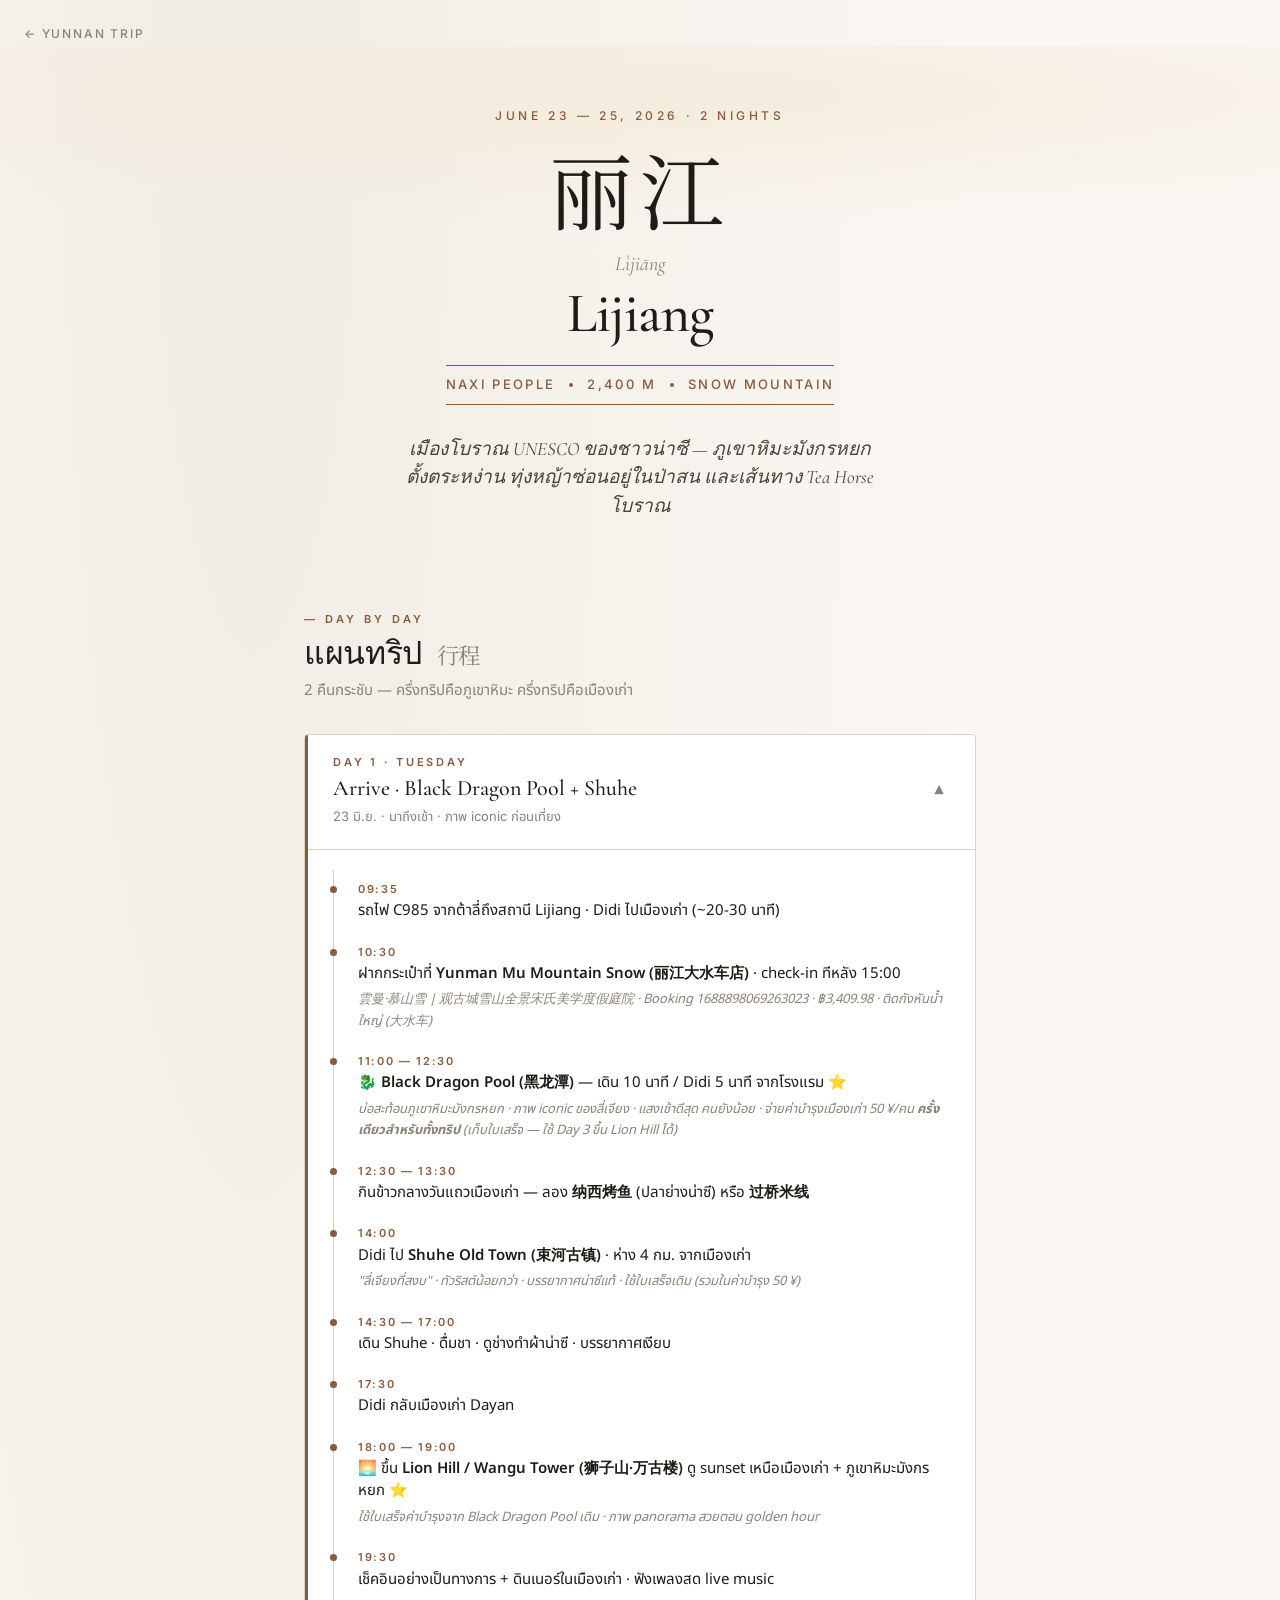
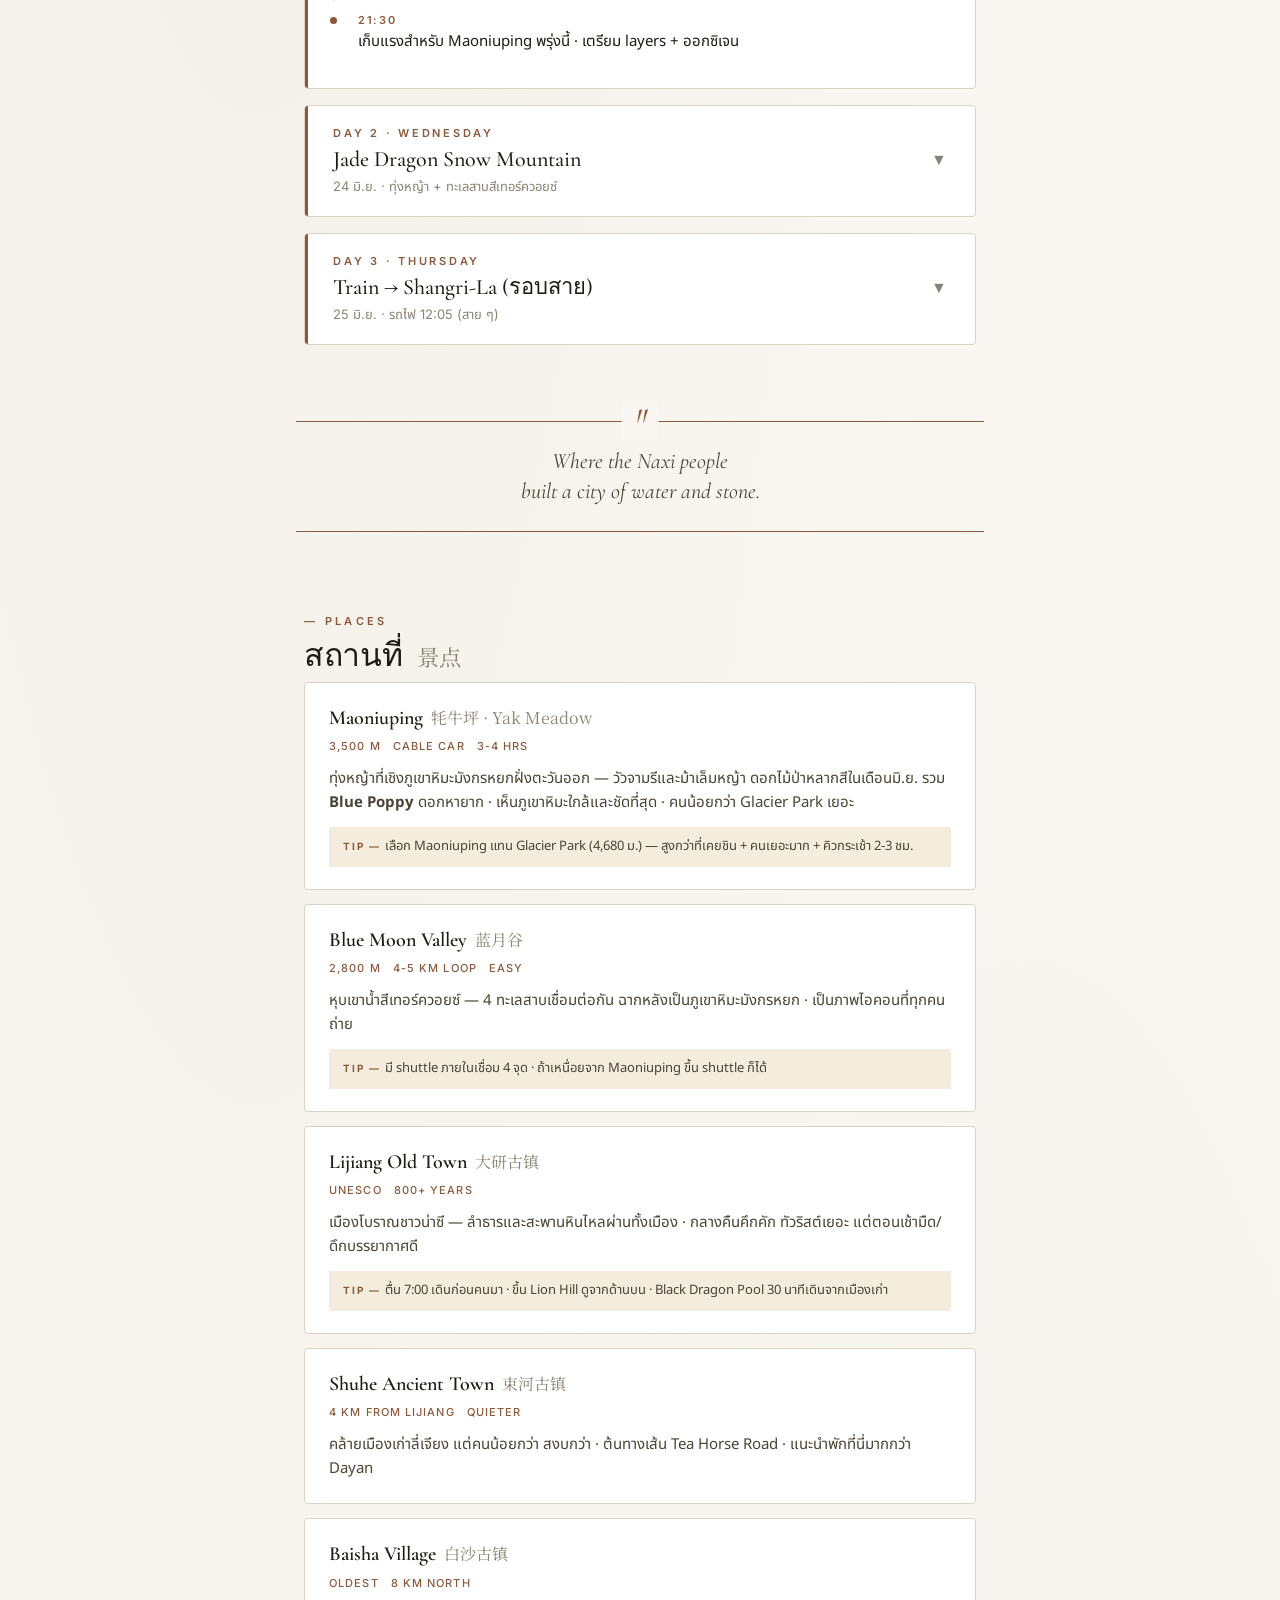
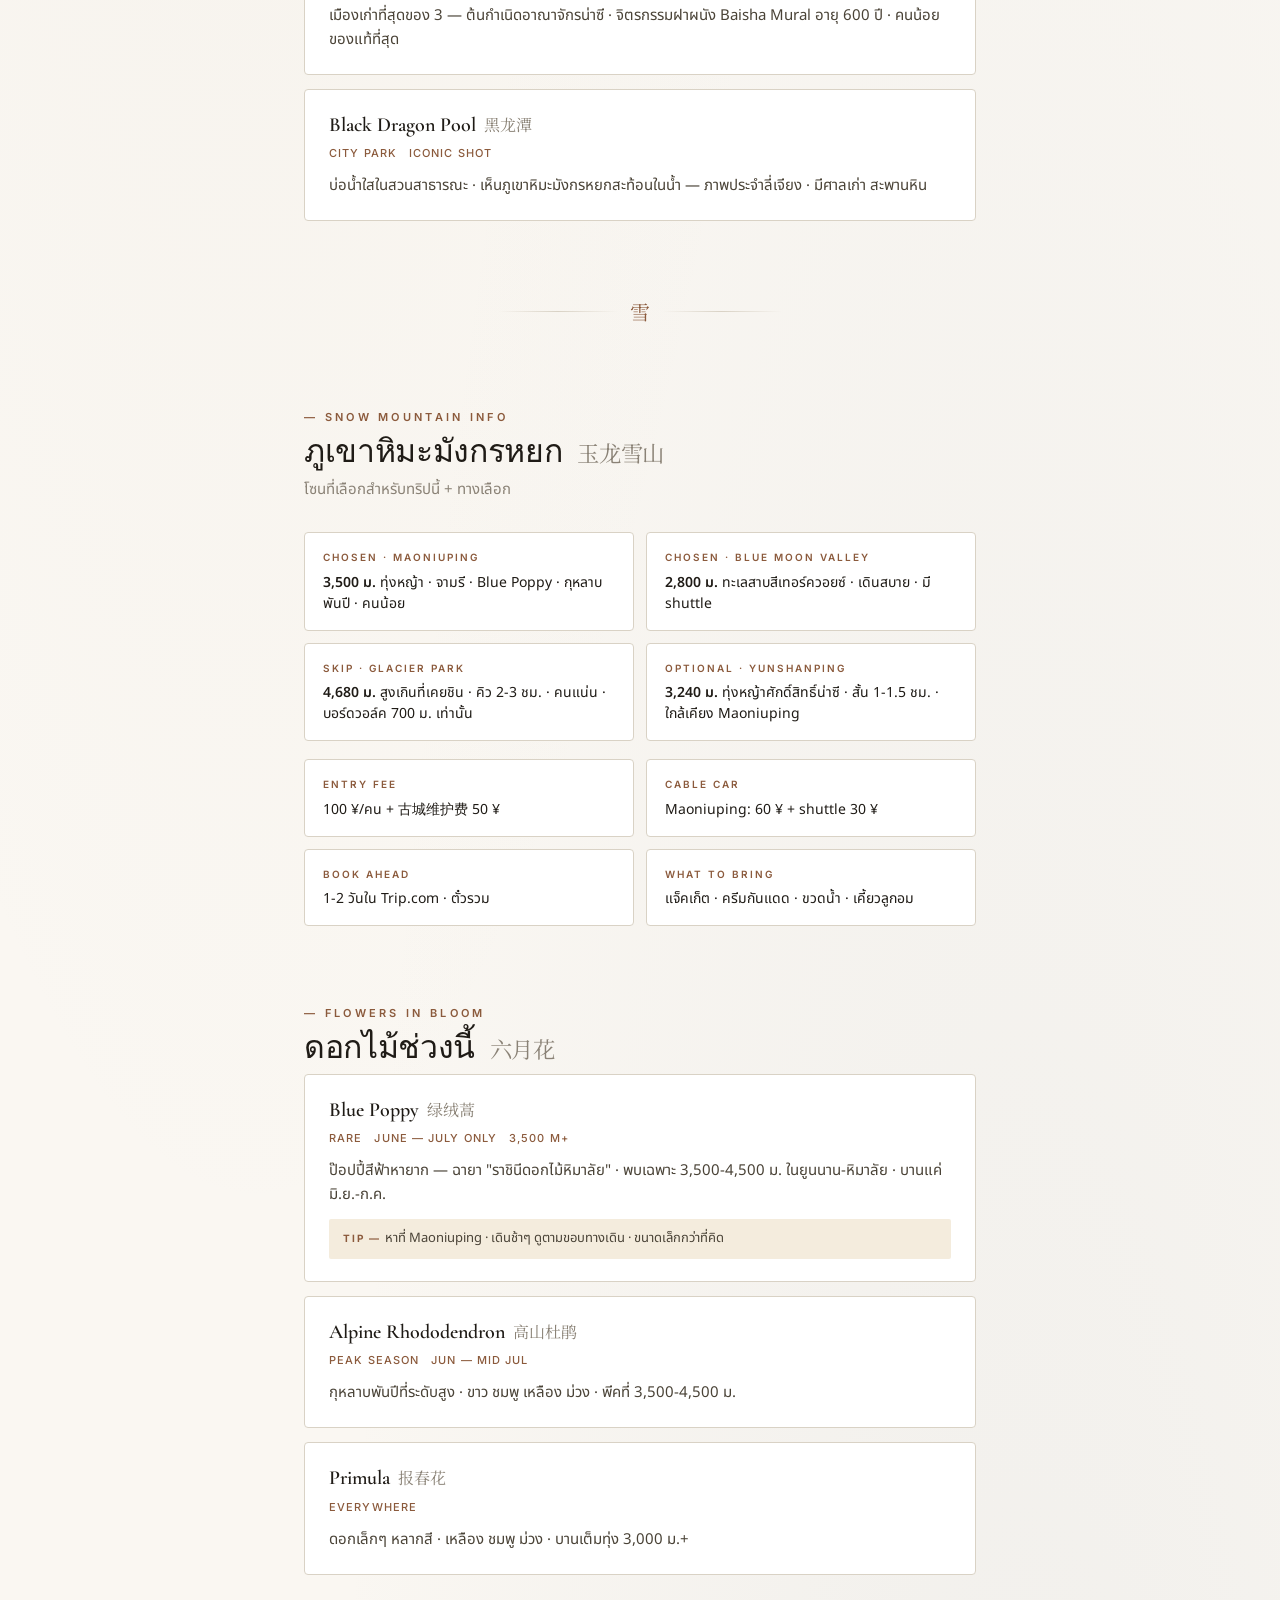
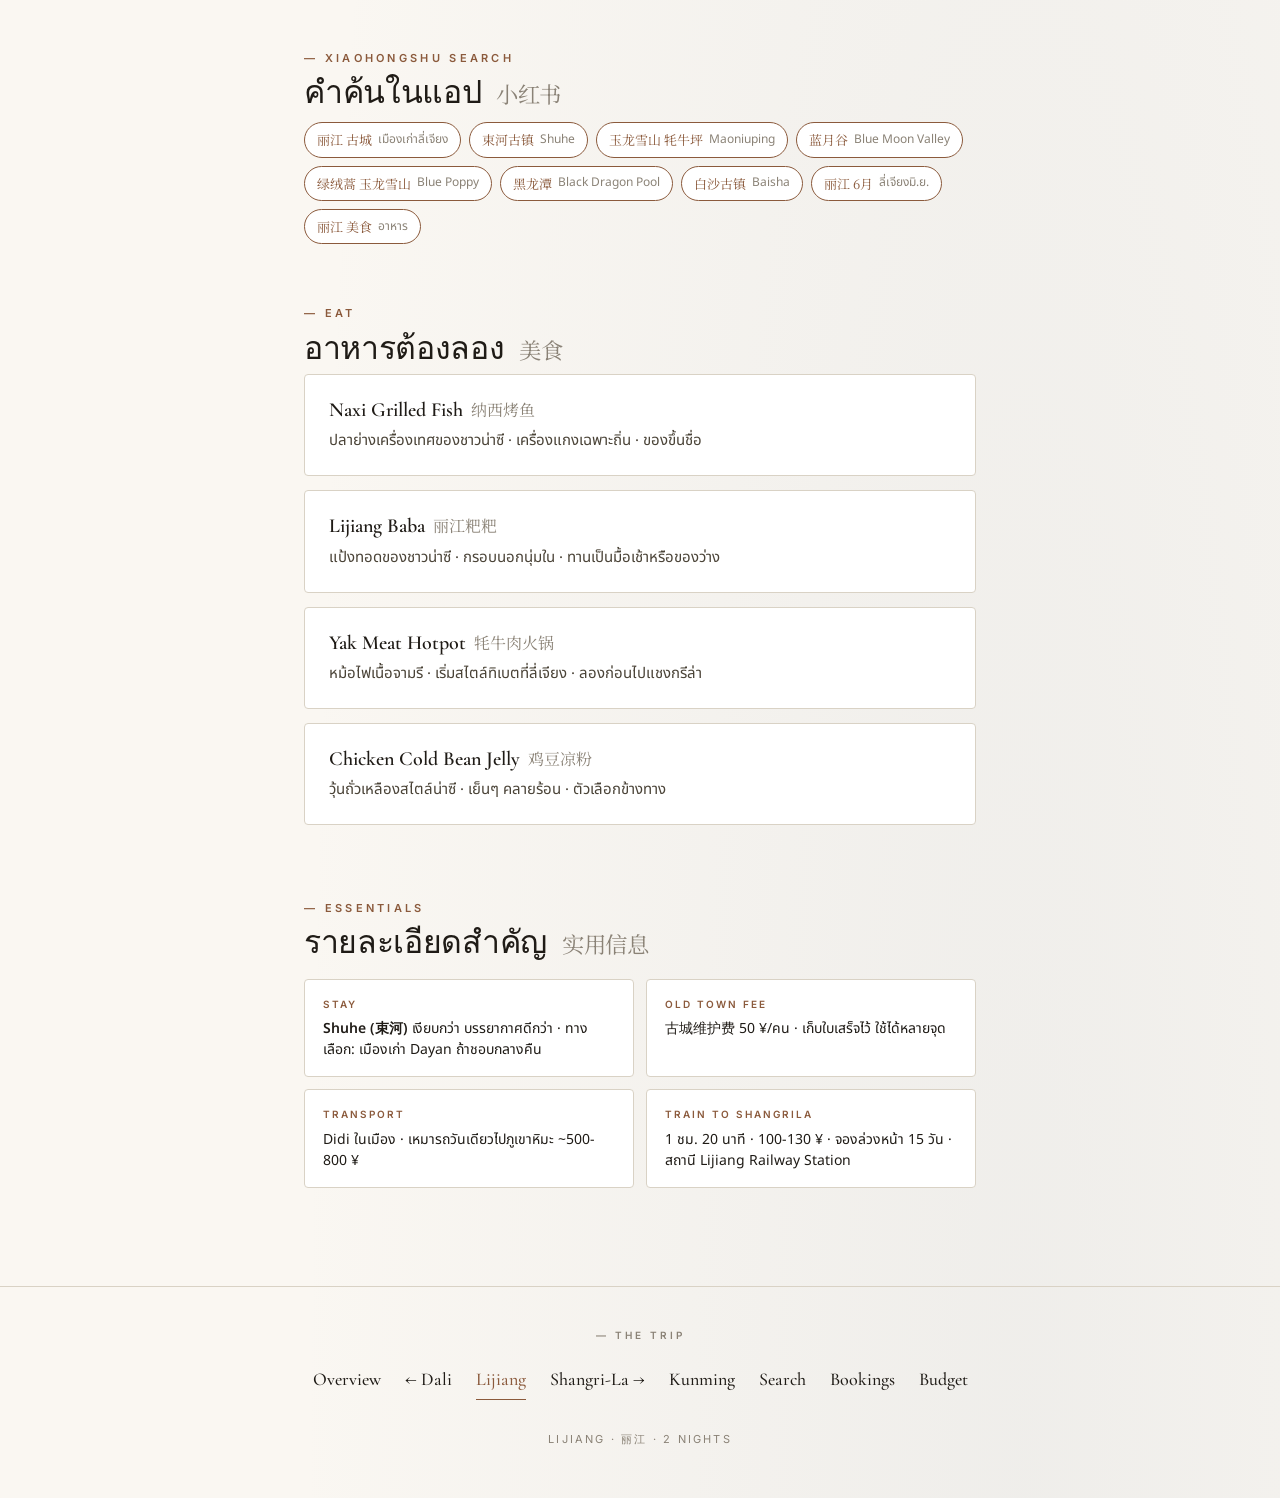
<file: lijiang.html>
<!DOCTYPE html>
<html lang="th">
<head>
<meta charset="UTF-8">
<meta name="viewport" content="width=device-width, initial-scale=1.0">
<title>Lijiang · 丽江</title>
<link rel="stylesheet" href="style.css">
<style>
  :root {
    --accent: var(--lijiang);
    --accent-pale: var(--lijiang-pale);
  }
</style>
</head>
<body>

<a href="index.html" class="back-link">← Yunnan Trip</a>

<header class="hero">
  <div class="hero-eyebrow">JUNE 23 — 25, 2026 · 2 NIGHTS</div>
  <div class="hero-chinese">丽江</div>
  <div class="hero-pinyin">Lìjiāng</div>
  <h1 class="hero-name">Lijiang</h1>
  <div class="hero-dates">
    <span>NAXI PEOPLE</span>
    <span class="dot"></span>
    <span>2,400 M</span>
    <span class="dot"></span>
    <span>SNOW MOUNTAIN</span>
  </div>
  <p class="hero-tagline">เมืองโบราณ UNESCO ของชาวน่าซี — ภูเขาหิมะมังกรหยกตั้งตระหง่าน ทุ่งหญ้าซ่อนอยู่ในป่าสน และเส้นทาง Tea Horse โบราณ</p>
</header>

<main class="container">

  <section class="section">
    <div class="section-label">— DAY BY DAY</div>
    <h2 class="section-title">แผนทริป <span class="chinese">行程</span></h2>
    <p class="section-subtitle">2 คืนกระชับ — ครึ่งทริปคือภูเขาหิมะ ครึ่งทริปคือเมืองเก่า</p>

    <div class="day-card open">
      <div class="day-header" onclick="toggle(this)">
        <div class="day-header-left">
          <div class="day-number">DAY 1 · TUESDAY</div>
          <div class="day-title">Arrive · Black Dragon Pool + Shuhe</div>
          <div class="day-date">23 มิ.ย. · มาถึงเช้า · ภาพ iconic ก่อนเที่ยง</div>
        </div>
        <div class="day-chevron">▼</div>
      </div>
      <div class="day-body">
        <div class="day-inner">
          <ul class="timeline">
            <li class="timeline-item">
              <div class="timeline-time">09:35</div>
              <div class="timeline-activity">รถไฟ C985 จากต้าลี่ถึงสถานี Lijiang · Didi ไปเมืองเก่า (~20-30 นาที)</div>
            </li>
            <li class="timeline-item">
              <div class="timeline-time">10:30</div>
              <div class="timeline-activity">ฝากกระเป๋าที่ <strong>Yunman Mu Mountain Snow (丽江大水车店)</strong> · check-in ทีหลัง 15:00</div>
              <div class="timeline-note">雲曼·慕山雪 | 观古城雪山全景宋氏美学度假庭院 · Booking 1688898069263023 · ฿3,409.98 · ติดกังหันน้ำใหญ่ (大水车)</div>
            </li>
            <li class="timeline-item">
              <div class="timeline-time">11:00 — 12:30</div>
              <div class="timeline-activity">🐉 <strong>Black Dragon Pool (黑龙潭)</strong> — เดิน 10 นาที / Didi 5 นาที จากโรงแรม ⭐</div>
              <div class="timeline-note">บ่อสะท้อนภูเขาหิมะมังกรหยก · ภาพ iconic ของลี่เจียง · แสงเช้าดีสุด คนยังน้อย · จ่ายค่าบำรุงเมืองเก่า 50 ¥/คน <strong>ครั้งเดียวสำหรับทั้งทริป</strong> (เก็บใบเสร็จ — ใช้ Day 3 ขึ้น Lion Hill ได้)</div>
            </li>
            <li class="timeline-item">
              <div class="timeline-time">12:30 — 13:30</div>
              <div class="timeline-activity">กินข้าวกลางวันแถวเมืองเก่า — ลอง <strong>纳西烤鱼</strong> (ปลาย่างน่าซี) หรือ <strong>过桥米线</strong></div>
            </li>
            <li class="timeline-item">
              <div class="timeline-time">14:00</div>
              <div class="timeline-activity">Didi ไป <strong>Shuhe Old Town (束河古镇)</strong> · ห่าง 4 กม. จากเมืองเก่า</div>
              <div class="timeline-note">"ลี่เจียงที่สงบ" · ทัวริสต์น้อยกว่า · บรรยากาศน่าซีแท้ · ใช้ใบเสร็จเดิม (รวมในค่าบำรุง 50 ¥)</div>
            </li>
            <li class="timeline-item">
              <div class="timeline-time">14:30 — 17:00</div>
              <div class="timeline-activity">เดิน Shuhe · ดื่มชา · ดูช่างทำผ้าน่าซี · บรรยากาศเงียบ</div>
            </li>
            <li class="timeline-item">
              <div class="timeline-time">17:30</div>
              <div class="timeline-activity">Didi กลับเมืองเก่า Dayan</div>
            </li>
            <li class="timeline-item">
              <div class="timeline-time">18:00 — 19:00</div>
              <div class="timeline-activity">🌅 ขึ้น <strong>Lion Hill / Wangu Tower (狮子山·万古楼)</strong> ดู sunset เหนือเมืองเก่า + ภูเขาหิมะมังกรหยก ⭐</div>
              <div class="timeline-note">ใช้ใบเสร็จค่าบำรุงจาก Black Dragon Pool เดิม · ภาพ panorama สวยตอน golden hour</div>
            </li>
            <li class="timeline-item">
              <div class="timeline-time">19:30</div>
              <div class="timeline-activity">เช็คอินอย่างเป็นทางการ + ดินเนอร์ในเมืองเก่า · ฟังเพลงสด live music</div>
            </li>
            <li class="timeline-item">
              <div class="timeline-time">21:30</div>
              <div class="timeline-activity">เก็บแรงสำหรับ Maoniuping พรุ่งนี้ · เตรียม layers + ออกซิเจน</div>
            </li>
          </ul>
        </div>
      </div>
    </div>

    <div class="day-card">
      <div class="day-header" onclick="toggle(this)">
        <div class="day-header-left">
          <div class="day-number">DAY 2 · WEDNESDAY</div>
          <div class="day-title">Jade Dragon Snow Mountain</div>
          <div class="day-date">24 มิ.ย. · ทุ่งหญ้า + ทะเลสาบสีเทอร์ควอยซ์</div>
        </div>
        <div class="day-chevron">▼</div>
      </div>
      <div class="day-body">
        <div class="day-inner">
          <ul class="timeline">
            <li class="timeline-item">
              <div class="timeline-time">07:30</div>
              <div class="timeline-activity">เช้ามืด ทานข้าวเช้า · เตรียมแจ็คเก็ต + ครีมกันแดด</div>
            </li>
            <li class="timeline-item">
              <div class="timeline-time">08:30</div>
              <div class="timeline-activity">เหมารถ/Didi ไปประตูทางเข้าภูเขาหิมะ ~1 ชม. · ซื้อตั๋วเข้า + กระเช้า</div>
            </li>
            <li class="timeline-item">
              <div class="timeline-time">10:00 — 13:00</div>
              <div class="timeline-activity"><strong>Maoniuping (牦牛坪) 3,500 ม.</strong> — ทุ่งหญ้า + วัวจามรี + กุหลาบพันปี + Blue Poppy</div>
              <div class="timeline-note">คนน้อยกว่า Glacier Park · มุมถ่ายภูเขาหิมะที่ดีที่สุด</div>
            </li>
            <li class="timeline-item">
              <div class="timeline-time">13:30</div>
              <div class="timeline-activity">ลงไป <strong>Blue Moon Valley (蓝月谷) 2,800 ม.</strong> · กินกลางวัน</div>
            </li>
            <li class="timeline-item">
              <div class="timeline-time">14:30 — 17:00</div>
              <div class="timeline-activity">เดินรอบ Blue Moon Valley — 4 ทะเลสาบสีเทอร์ควอยซ์ · มี shuttle ภายในถ้าขี้เกียจเดิน</div>
            </li>
            <li class="timeline-item">
              <div class="timeline-time">17:30</div>
              <div class="timeline-activity">กลับเมืองผ่าน <strong>Baisha (白沙)</strong> · แวะดู Baisha Mural 30 นาที</div>
            </li>
            <li class="timeline-item">
              <div class="timeline-time">19:30</div>
              <div class="timeline-activity">ดินเนอร์ในเมืองเก่า · พักผ่อน · เตรียมกระเป๋าวันพรุ่งนี้</div>
            </li>
          </ul>
        </div>
      </div>
    </div>

    <div class="day-card">
      <div class="day-header" onclick="toggle(this)">
        <div class="day-header-left">
          <div class="day-number">DAY 3 · THURSDAY</div>
          <div class="day-title">Train → Shangri-La (รอบสาย)</div>
          <div class="day-date">25 มิ.ย. · รถไฟ 12:05 (สาย ๆ)</div>
        </div>
        <div class="day-chevron">▼</div>
      </div>
      <div class="day-body">
        <div class="day-inner">
          <ul class="timeline">
            <li class="timeline-item">
              <div class="timeline-time">09:30</div>
              <div class="timeline-activity">ตื่น · ทานข้าวเช้าด่วน · เก็บกระเป๋า</div>
              <div class="timeline-note">⚠️ เก็บของให้พร้อมตั้งแต่คืนก่อน</div>
            </li>
            <li class="timeline-item">
              <div class="timeline-time">10:45</div>
              <div class="timeline-activity">เช็คเอาท์ · เรียก Didi ไปสถานีรถไฟ Lijiang</div>
            </li>
            <li class="timeline-item">
              <div class="timeline-time">11:15</div>
              <div class="timeline-activity">ถึงสถานี · รับตั๋วกระดาษ · security check</div>
            </li>
            <li class="timeline-item">
              <div class="timeline-time">12:05 — 13:18</div>
              <div class="timeline-activity"><strong>รถไฟ C639 ลี่เจียง → แชงกรีล่า</strong> · 1 ชม. 13 นาที ✅ จองแล้ว</div>
              <div class="timeline-note">Coach 02 · second-class · seats 04A · 04B · 04C · Order E367402364 · ราคา ¥175 · ลงที่ <strong>香格里拉站</strong></div>
            </li>
            <li class="timeline-item">
              <div class="timeline-time">11:30</div>
              <div class="timeline-activity">ถึง 香格里拉站 · Didi ไปโรงแรม (~25-40 ¥) → ดูแผนต่อในหน้า <a href="shangrila.html" style="color: var(--accent); font-weight: 600;">Shangri-La</a></div>
              <div class="timeline-note">⚠️ ระวัง altitude — ขึ้นจาก 2,400 ม. → 3,274 ม. · เดินช้าๆ · ดื่มน้ำเยอะ</div>
            </li>
          </ul>
        </div>
      </div>
    </div>
  </section>

  <div class="pullquote">
    Where the Naxi people<br>built a city of water and stone.
  </div>

  <section class="section">
    <div class="section-label">— PLACES</div>
    <h2 class="section-title">สถานที่ <span class="chinese">景点</span></h2>

    <div class="place-card">
      <div class="place-header">
        <div class="place-name">Maoniuping</div>
        <div class="place-chinese">牦牛坪 · Yak Meadow</div>
      </div>
      <div class="place-meta">
        <div class="place-meta-item">3,500 M</div>
        <div class="place-meta-item">CABLE CAR</div>
        <div class="place-meta-item">3-4 HRS</div>
      </div>
      <p class="place-desc">ทุ่งหญ้าที่เชิงภูเขาหิมะมังกรหยกฝั่งตะวันออก — วัวจามรีและม้าเล็มหญ้า ดอกไม้ป่าหลากสีในเดือนมิ.ย. รวม <strong>Blue Poppy</strong> ดอกหายาก · เห็นภูเขาหิมะใกล้และชัดที่สุด · คนน้อยกว่า Glacier Park เยอะ</p>
      <div class="place-tip">เลือก Maoniuping แทน Glacier Park (4,680 ม.) — สูงกว่าที่เคยชิน + คนเยอะมาก + คิวกระเช้า 2-3 ชม.</div>
    </div>

    <div class="place-card">
      <div class="place-header">
        <div class="place-name">Blue Moon Valley</div>
        <div class="place-chinese">蓝月谷</div>
      </div>
      <div class="place-meta">
        <div class="place-meta-item">2,800 M</div>
        <div class="place-meta-item">4-5 KM LOOP</div>
        <div class="place-meta-item">EASY</div>
      </div>
      <p class="place-desc">หุบเขาน้ำสีเทอร์ควอยซ์ — 4 ทะเลสาบเชื่อมต่อกัน ฉากหลังเป็นภูเขาหิมะมังกรหยก · เป็นภาพไอคอนที่ทุกคนถ่าย</p>
      <div class="place-tip">มี shuttle ภายในเชื่อม 4 จุด · ถ้าเหนื่อยจาก Maoniuping ขึ้น shuttle ก็ได้</div>
    </div>

    <div class="place-card">
      <div class="place-header">
        <div class="place-name">Lijiang Old Town</div>
        <div class="place-chinese">大研古镇</div>
      </div>
      <div class="place-meta">
        <div class="place-meta-item">UNESCO</div>
        <div class="place-meta-item">800+ YEARS</div>
      </div>
      <p class="place-desc">เมืองโบราณชาวน่าซี — ลำธารและสะพานหินไหลผ่านทั้งเมือง · กลางคืนคึกคัก ทัวริสต์เยอะ แต่ตอนเช้ามืด/ดึกบรรยากาศดี</p>
      <div class="place-tip">ตื่น 7:00 เดินก่อนคนมา · ขึ้น Lion Hill ดูจากด้านบน · Black Dragon Pool 30 นาทีเดินจากเมืองเก่า</div>
    </div>

    <div class="place-card">
      <div class="place-header">
        <div class="place-name">Shuhe Ancient Town</div>
        <div class="place-chinese">束河古镇</div>
      </div>
      <div class="place-meta">
        <div class="place-meta-item">4 KM FROM LIJIANG</div>
        <div class="place-meta-item">QUIETER</div>
      </div>
      <p class="place-desc">คล้ายเมืองเก่าลี่เจียง แต่คนน้อยกว่า สงบกว่า · ต้นทางเส้น Tea Horse Road · แนะนำพักที่นี่มากกว่า Dayan</p>
    </div>

    <div class="place-card">
      <div class="place-header">
        <div class="place-name">Baisha Village</div>
        <div class="place-chinese">白沙古镇</div>
      </div>
      <div class="place-meta">
        <div class="place-meta-item">OLDEST</div>
        <div class="place-meta-item">8 KM NORTH</div>
      </div>
      <p class="place-desc">เมืองเก่าที่สุดของ 3 — ต้นกำเนิดอาณาจักรน่าซี · จิตรกรรมฝาผนัง Baisha Mural อายุ 600 ปี · คนน้อย ของแท้ที่สุด</p>
    </div>

    <div class="place-card">
      <div class="place-header">
        <div class="place-name">Black Dragon Pool</div>
        <div class="place-chinese">黑龙潭</div>
      </div>
      <div class="place-meta">
        <div class="place-meta-item">CITY PARK</div>
        <div class="place-meta-item">ICONIC SHOT</div>
      </div>
      <p class="place-desc">บ่อน้ำใสในสวนสาธารณะ · เห็นภูเขาหิมะมังกรหยกสะท้อนในน้ำ — ภาพประจำลี่เจียง · มีศาลเก่า สะพานหิน</p>
    </div>
  </section>

  <div class="divider">
    <div class="divider-line"></div>
    <div class="divider-mark">雪</div>
    <div class="divider-line"></div>
  </div>

  <section class="section">
    <div class="section-label">— SNOW MOUNTAIN INFO</div>
    <h2 class="section-title">ภูเขาหิมะมังกรหยก <span class="chinese">玉龙雪山</span></h2>
    <p class="section-subtitle">โซนที่เลือกสำหรับทริปนี้ + ทางเลือก</p>

    <div class="info-grid">
      <div class="info-block">
        <div class="info-block-label">CHOSEN · MAONIUPING</div>
        <div class="info-block-content"><strong>3,500 ม.</strong> ทุ่งหญ้า · จามรี · Blue Poppy · กุหลาบพันปี · คนน้อย</div>
      </div>
      <div class="info-block">
        <div class="info-block-label">CHOSEN · BLUE MOON VALLEY</div>
        <div class="info-block-content"><strong>2,800 ม.</strong> ทะเลสาบสีเทอร์ควอยซ์ · เดินสบาย · มี shuttle</div>
      </div>
      <div class="info-block">
        <div class="info-block-label">SKIP · GLACIER PARK</div>
        <div class="info-block-content"><strong>4,680 ม.</strong> สูงเกินที่เคยชิน · คิว 2-3 ชม. · คนแน่น · บอร์ดวอล์ค 700 ม. เท่านั้น</div>
      </div>
      <div class="info-block">
        <div class="info-block-label">OPTIONAL · YUNSHANPING</div>
        <div class="info-block-content"><strong>3,240 ม.</strong> ทุ่งหญ้าศักดิ์สิทธิ์น่าซี · สั้น 1-1.5 ชม. · ใกล้เคียง Maoniuping</div>
      </div>
    </div>

    <div class="info-grid" style="margin-top: 16px;">
      <div class="info-block">
        <div class="info-block-label">ENTRY FEE</div>
        <div class="info-block-content">100 ¥/คน + 古城维护费 50 ¥</div>
      </div>
      <div class="info-block">
        <div class="info-block-label">CABLE CAR</div>
        <div class="info-block-content">Maoniuping: 60 ¥ + shuttle 30 ¥</div>
      </div>
      <div class="info-block">
        <div class="info-block-label">BOOK AHEAD</div>
        <div class="info-block-content">1-2 วันใน Trip.com · ตั๋วรวม</div>
      </div>
      <div class="info-block">
        <div class="info-block-label">WHAT TO BRING</div>
        <div class="info-block-content">แจ็คเก็ต · ครีมกันแดด · ขวดน้ำ · เคี้ยวลูกอม</div>
      </div>
    </div>
  </section>

  <section class="section">
    <div class="section-label">— FLOWERS IN BLOOM</div>
    <h2 class="section-title">ดอกไม้ช่วงนี้ <span class="chinese">六月花</span></h2>

    <div class="place-card">
      <div class="place-header">
        <div class="place-name">Blue Poppy</div>
        <div class="place-chinese">绿绒蒿</div>
      </div>
      <div class="place-meta">
        <div class="place-meta-item">RARE</div>
        <div class="place-meta-item">JUNE — JULY ONLY</div>
        <div class="place-meta-item">3,500 M+</div>
      </div>
      <p class="place-desc">ป๊อปปี้สีฟ้าหายาก — ฉายา "ราชินีดอกไม้หิมาลัย" · พบเฉพาะ 3,500-4,500 ม. ในยูนนาน-หิมาลัย · บานแค่มิ.ย.-ก.ค.</p>
      <div class="place-tip">หาที่ Maoniuping · เดินช้าๆ ดูตามขอบทางเดิน · ขนาดเล็กกว่าที่คิด</div>
    </div>

    <div class="place-card">
      <div class="place-header">
        <div class="place-name">Alpine Rhododendron</div>
        <div class="place-chinese">高山杜鹃</div>
      </div>
      <div class="place-meta">
        <div class="place-meta-item">PEAK SEASON</div>
        <div class="place-meta-item">JUN — MID JUL</div>
      </div>
      <p class="place-desc">กุหลาบพันปีที่ระดับสูง · ขาว ชมพู เหลือง ม่วง · พีคที่ 3,500-4,500 ม.</p>
    </div>

    <div class="place-card">
      <div class="place-header">
        <div class="place-name">Primula</div>
        <div class="place-chinese">报春花</div>
      </div>
      <div class="place-meta">
        <div class="place-meta-item">EVERYWHERE</div>
      </div>
      <p class="place-desc">ดอกเล็กๆ หลากสี · เหลือง ชมพู ม่วง · บานเต็มทุ่ง 3,000 ม.+</p>
    </div>
  </section>

  <section class="section">
    <div class="section-label">— XIAOHONGSHU SEARCH</div>
    <h2 class="section-title">คำค้นในแอป <span class="chinese">小红书</span></h2>

    <div class="tags">
      <span class="tag" onclick="copy(this)">丽江 古城<span class="tag-thai">เมืองเก่าลี่เจียง</span></span>
      <span class="tag" onclick="copy(this)">束河古镇<span class="tag-thai">Shuhe</span></span>
      <span class="tag" onclick="copy(this)">玉龙雪山 牦牛坪<span class="tag-thai">Maoniuping</span></span>
      <span class="tag" onclick="copy(this)">蓝月谷<span class="tag-thai">Blue Moon Valley</span></span>
      <span class="tag" onclick="copy(this)">绿绒蒿 玉龙雪山<span class="tag-thai">Blue Poppy</span></span>
      <span class="tag" onclick="copy(this)">黑龙潭<span class="tag-thai">Black Dragon Pool</span></span>
      <span class="tag" onclick="copy(this)">白沙古镇<span class="tag-thai">Baisha</span></span>
      <span class="tag" onclick="copy(this)">丽江 6月<span class="tag-thai">ลี่เจียงมิ.ย.</span></span>
      <span class="tag" onclick="copy(this)">丽江 美食<span class="tag-thai">อาหาร</span></span>
    </div>
  </section>

  <section class="section">
    <div class="section-label">— EAT</div>
    <h2 class="section-title">อาหารต้องลอง <span class="chinese">美食</span></h2>

    <div class="place-card">
      <div class="place-header">
        <div class="place-name">Naxi Grilled Fish</div>
        <div class="place-chinese">纳西烤鱼</div>
      </div>
      <p class="place-desc">ปลาย่างเครื่องเทศของชาวน่าซี · เครื่องแกงเฉพาะถิ่น · ของขึ้นชื่อ</p>
    </div>

    <div class="place-card">
      <div class="place-header">
        <div class="place-name">Lijiang Baba</div>
        <div class="place-chinese">丽江粑粑</div>
      </div>
      <p class="place-desc">แป้งทอดของชาวน่าซี · กรอบนอกนุ่มใน · ทานเป็นมื้อเช้าหรือของว่าง</p>
    </div>

    <div class="place-card">
      <div class="place-header">
        <div class="place-name">Yak Meat Hotpot</div>
        <div class="place-chinese">牦牛肉火锅</div>
      </div>
      <p class="place-desc">หม้อไฟเนื้อจามรี · เริ่มสไตล์ทิเบตที่ลี่เจียง · ลองก่อนไปแชงกรีล่า</p>
    </div>

    <div class="place-card">
      <div class="place-header">
        <div class="place-name">Chicken Cold Bean Jelly</div>
        <div class="place-chinese">鸡豆凉粉</div>
      </div>
      <p class="place-desc">วุ้นถั่วเหลืองสไตล์น่าซี · เย็นๆ คลายร้อน · ตัวเลือกข้างทาง</p>
    </div>
  </section>

  <section class="section">
    <div class="section-label">— ESSENTIALS</div>
    <h2 class="section-title">รายละเอียดสำคัญ <span class="chinese">实用信息</span></h2>

    <div class="info-grid">
      <div class="info-block">
        <div class="info-block-label">STAY</div>
        <div class="info-block-content"><strong>Shuhe (束河)</strong> เงียบกว่า บรรยากาศดีกว่า · ทางเลือก: เมืองเก่า Dayan ถ้าชอบกลางคืน</div>
      </div>
      <div class="info-block">
        <div class="info-block-label">OLD TOWN FEE</div>
        <div class="info-block-content">古城维护费 50 ¥/คน · เก็บใบเสร็จไว้ ใช้ได้หลายจุด</div>
      </div>
      <div class="info-block">
        <div class="info-block-label">TRANSPORT</div>
        <div class="info-block-content">Didi ในเมือง · เหมารถวันเดียวไปภูเขาหิมะ ~500-800 ¥</div>
      </div>
      <div class="info-block">
        <div class="info-block-label">TRAIN TO SHANGRILA</div>
        <div class="info-block-content">1 ชม. 20 นาที · 100-130 ¥ · จองล่วงหน้า 15 วัน · สถานี Lijiang Railway Station</div>
      </div>
    </div>
  </section>

</main>

<nav class="footer-nav">
  <div class="container">
    <div class="footer-nav-label">— THE TRIP</div>
    <div class="footer-nav-links">
      <a href="index.html">Overview</a>
      <a href="dali.html">← Dali</a>
      <a href="lijiang.html" class="current">Lijiang</a>
      <a href="shangrila.html">Shangri-La →</a>
      <a href="kunming.html">Kunming</a>
      <a href="phrases.html">Search</a>
      <a href="bookings.html">Bookings</a>
      <a href="budget.html">Budget</a>
    </div>
    <div class="footer-meta">Lijiang · 丽江 · 2 Nights</div>
  </div>
</nav>

<script>
  function toggle(el) {
    el.parentElement.classList.toggle('open');
  }
  function copy(el) {
    const text = el.firstChild.textContent.trim();
    navigator.clipboard?.writeText(text);
    el.style.background = 'var(--accent)';
    el.style.color = 'white';
    setTimeout(() => {
      el.style.background = '';
      el.style.color = '';
    }, 600);
  }
</script>

</body>
</html>
</file>
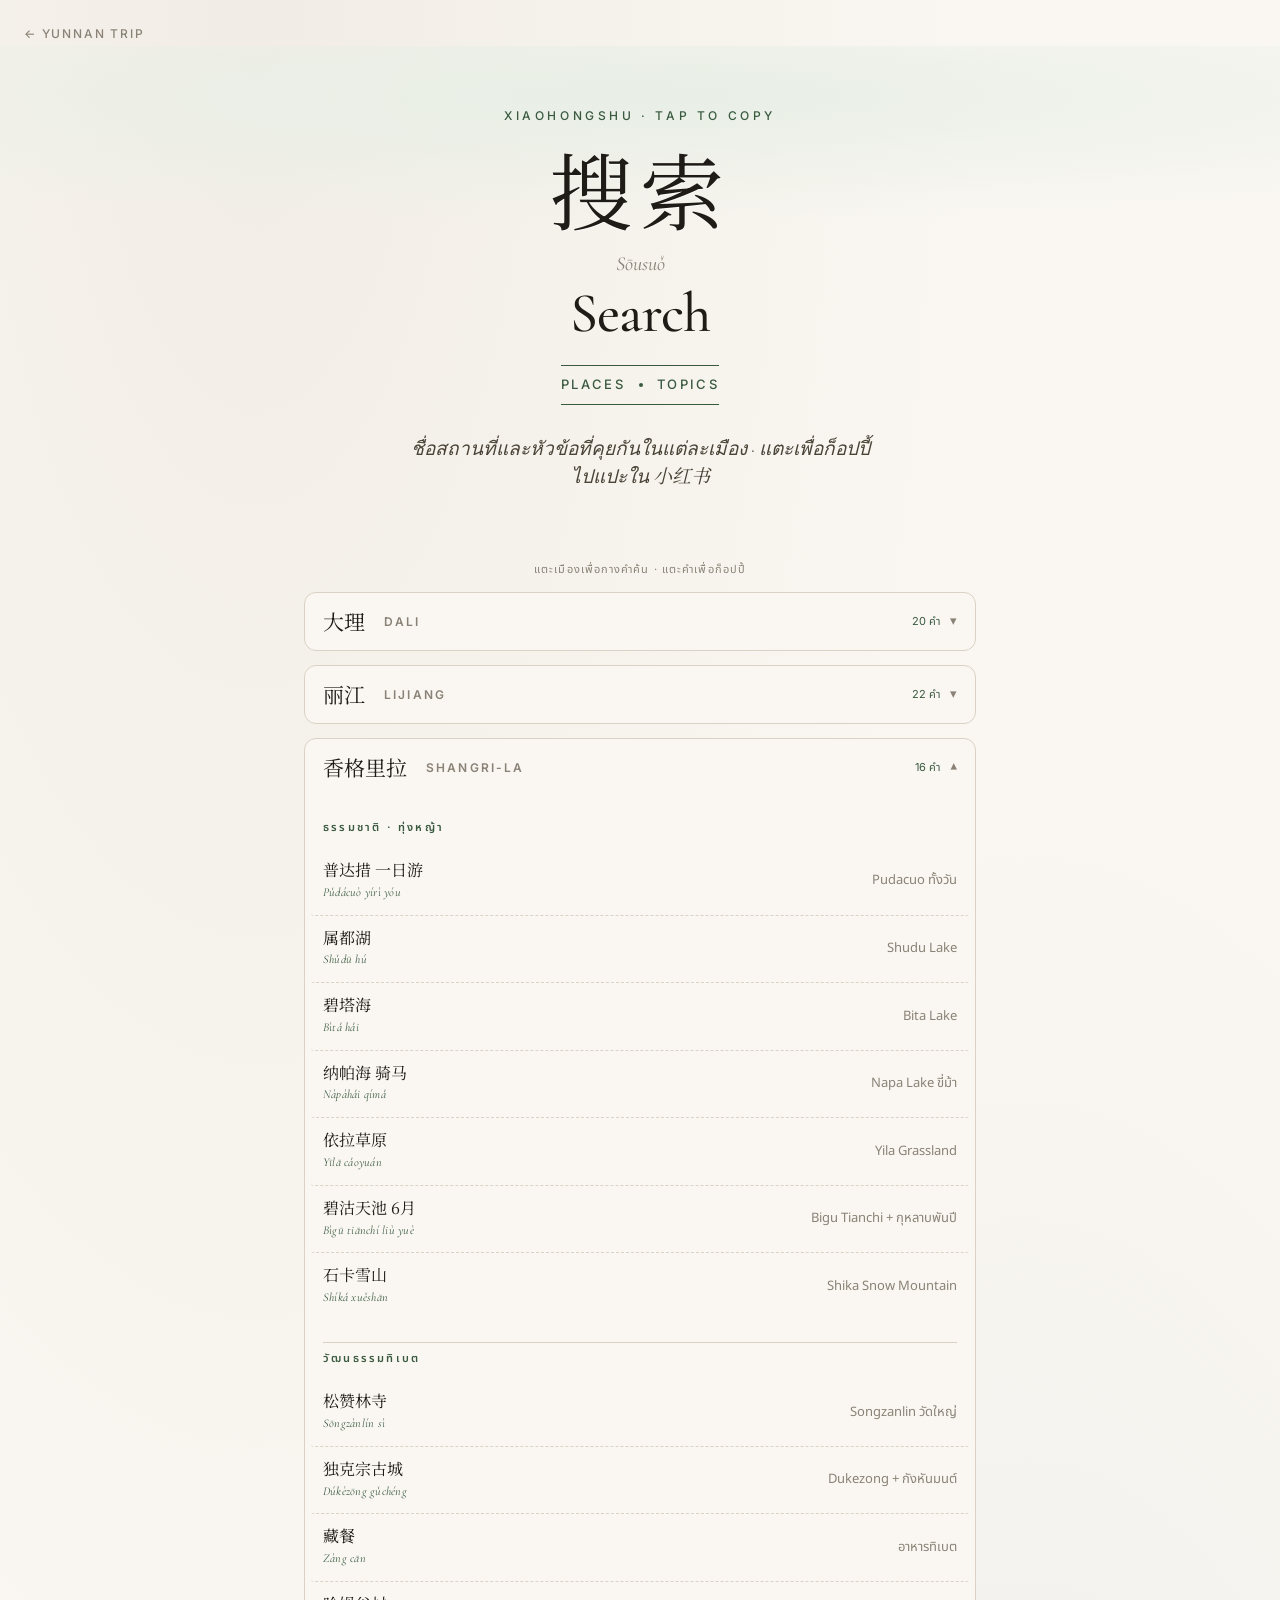
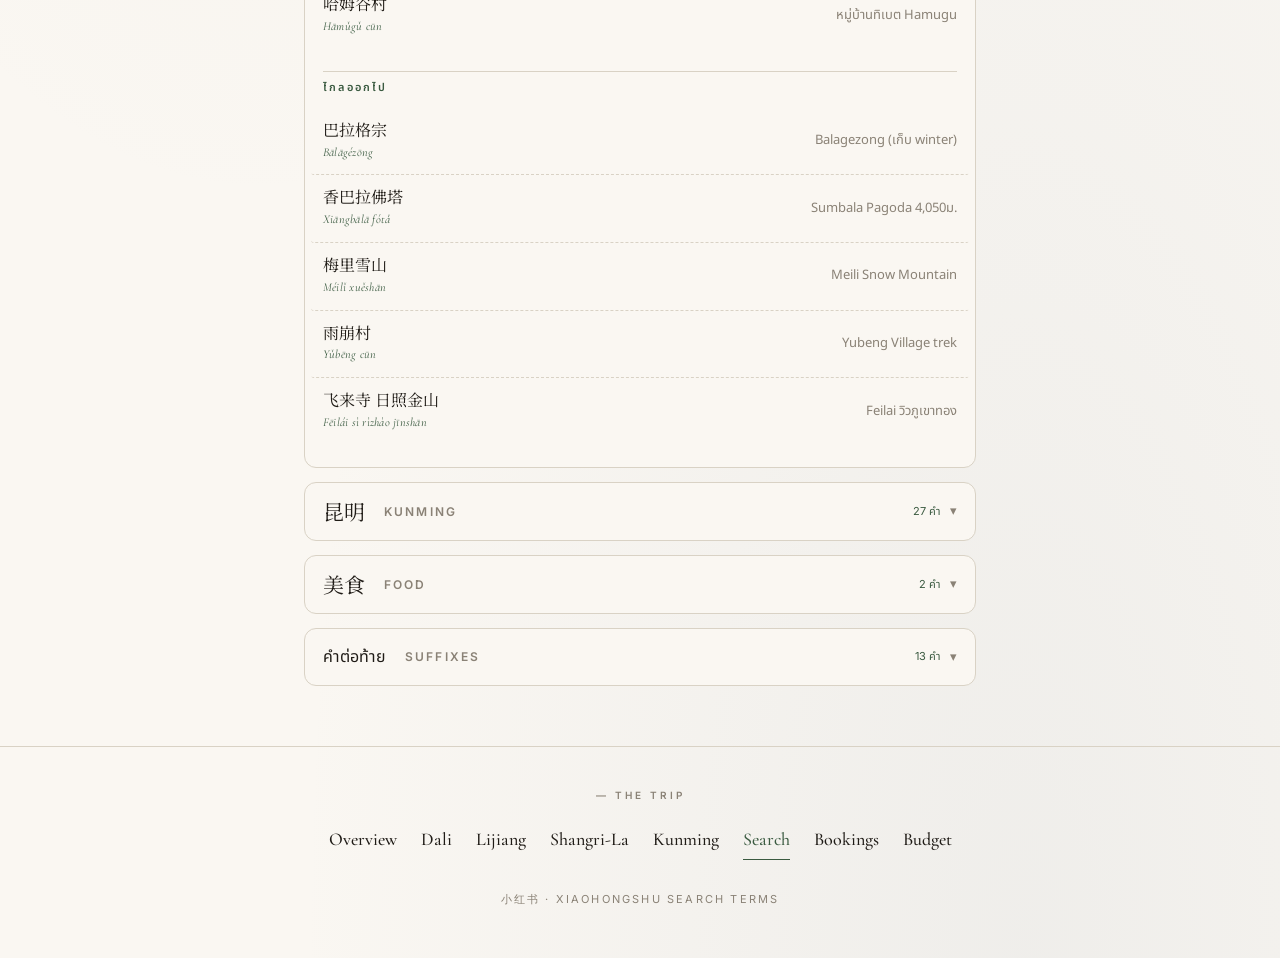
<file: phrases.html>
<!DOCTYPE html>
<html lang="th">
<head>
<meta charset="UTF-8">
<meta name="viewport" content="width=device-width, initial-scale=1.0">
<title>Search Terms · 小红书</title>
<link rel="stylesheet" href="style.css">
<style>
  :root {
    --accent: var(--hub);
    --accent-pale: var(--hub-pale);
  }
  .cat-nav {
    position: sticky;
    top: 0;
    background: var(--paper);
    background-image: linear-gradient(to bottom, var(--paper) 85%, transparent);
    padding: 14px 0 18px;
    z-index: 10;
    margin: 0 -24px;
    padding-left: 24px;
    padding-right: 24px;
    border-bottom: 1px solid var(--rule);
  }
  .cat-nav-inner {
    display: flex;
    gap: 6px;
    overflow-x: auto;
    scrollbar-width: none;
  }
  .cat-nav-inner::-webkit-scrollbar { display: none; }
  .cat-nav a {
    flex-shrink: 0;
    padding: 6px 12px;
    font-family: var(--sans);
    font-size: 11px;
    font-weight: 600;
    letter-spacing: 0.15em;
    text-transform: uppercase;
    color: var(--ink-light);
    text-decoration: none;
    border-radius: 999px;
    border: 1px solid var(--rule);
    transition: all 0.2s;
    white-space: nowrap;
  }
  .cat-nav a:hover, .cat-nav a:active {
    color: var(--accent);
    border-color: var(--accent);
  }
  .category {
    padding-top: 28px;
    padding-bottom: 4px;
    scroll-margin-top: 60px;
  }
  .term-list { margin: 12px 0; }
  .term {
    display: flex;
    justify-content: space-between;
    align-items: center;
    padding: 12px;
    margin: 0 -12px;
    border-bottom: 1px dashed var(--rule);
    cursor: pointer;
    transition: background 0.15s;
    gap: 12px;
    border-radius: 3px;
  }
  .term:hover, .term:active { background: var(--accent-pale); }
  .term:last-child { border-bottom: none; }
  .term-main {
    flex: 1;
    min-width: 0;
  }
  .term-zh {
    font-family: var(--chinese);
    font-size: 16px;
    color: var(--ink);
    line-height: 1.3;
  }
  .term-py {
    font-family: var(--serif);
    font-style: italic;
    font-size: 12px;
    color: var(--accent);
    margin-top: 2px;
    letter-spacing: 0.02em;
  }
  .term-th {
    flex-shrink: 0;
    font-family: var(--thai);
    font-size: 13px;
    color: var(--ink-light);
    text-align: right;
  }
  .term.copied { background: var(--accent) !important; }
  .term.copied .term-zh, .term.copied .term-th { color: white !important; }
  .term.copied .term-py { color: rgba(255,255,255,0.8) !important; }
  .subhead {
    font-family: var(--sans);
    font-size: 11px;
    font-weight: 600;
    letter-spacing: 0.2em;
    text-transform: uppercase;
    color: var(--accent);
    margin: 22px 0 6px;
    padding-top: 6px;
    border-top: 1px solid var(--rule);
  }
  .subhead:first-child { border-top: none; padding-top: 0; }
  .acc { border:1px solid var(--rule); border-radius:12px; margin:14px 0; overflow:hidden; background:var(--paper); }
  .acc-head { width:100%; display:flex; align-items:center; gap:10px; padding:18px; background:none; border:none; cursor:pointer; font-family:inherit; text-align:left; }
  .acc-head:hover, .acc-head:active { background:var(--accent-pale); }
  .acc-zh { font-family:var(--chinese); font-size:21px; color:var(--ink); line-height:1; }
  .acc-name { font-family:var(--sans); font-size:12px; font-weight:600; letter-spacing:.18em; text-transform:uppercase; color:var(--ink-light); margin-left:9px; }
  .acc-spacer { flex:1; }
  .acc-count { font-family:var(--sans); font-size:11px; color:var(--accent); white-space:nowrap; }
  .acc-chevron { font-size:13px; color:var(--ink-light); transition:transform .25s; flex-shrink:0; }
  .acc.open .acc-chevron { transform:rotate(180deg); }
  .acc-body { display:none; padding:0 18px 10px; }
  .acc.open .acc-body { display:block; }
  .acc-hint { font-family:var(--sans); font-size:11px; letter-spacing:.1em; text-transform:uppercase; color:var(--ink-light); text-align:center; margin:18px 0 2px; }
</style>
</head>
<body>

<a href="index.html" class="back-link">← Yunnan Trip</a>

<header class="hero">
  <div class="hero-eyebrow">XIAOHONGSHU · TAP TO COPY</div>
  <div class="hero-chinese">搜索</div>
  <div class="hero-pinyin">Sōusuǒ</div>
  <h1 class="hero-name">Search</h1>
  <div class="hero-dates">
    <span>PLACES</span>
    <span class="dot"></span>
    <span>TOPICS</span>
  </div>
  <p class="hero-tagline">ชื่อสถานที่และหัวข้อที่คุยกันในแต่ละเมือง · แตะเพื่อก็อปปี้ไปแปะใน 小红书</p>
</header>

<main class="container">

  <p class="acc-hint">แตะเมืองเพื่อกางคำค้น · แตะคำเพื่อก็อปปี้</p>

  <div class="acc" id="dali">
    <button class="acc-head" onclick="toggle(this)">
      <span class="acc-zh">大理</span><span class="acc-name">Dali</span>
      <span class="acc-spacer"></span>
      <span class="acc-count">20 คำ</span><span class="acc-chevron">▾</span>
    </button>
    <div class="acc-body">

    <div class="subhead">เขาชางซาน · ดอกไม้</div>
    <div class="term-list">
      <div class="term" onclick="c(this)"><div class="term-main"><div class="term-zh">苍山 杜鹃</div><div class="term-py">Cāngshān dùjuān</div></div><span class="term-th">กุหลาบพันปีบนเขา</span></div>
      <div class="term" onclick="c(this)"><div class="term-main"><div class="term-zh">洗马潭 大索道</div><div class="term-py">Xǐmǎtán dà suǒdào</div></div><span class="term-th">กระเช้ายอด Ximatan</span></div>
      <div class="term" onclick="c(this)"><div class="term-main"><div class="term-zh">玉带云游路</div><div class="term-py">Yùdài yúnyóu lù</div></div><span class="term-th">Cloud Path เส้นเดินป่า</span></div>
      <div class="term" onclick="c(this)"><div class="term-main"><div class="term-zh">寂照庵 绣球花</div><div class="term-py">Jìzhào'ān xiùqiú huā</div></div><span class="term-th">วัดแม่ชี + ไฮเดรนเยีย</span></div>
      <div class="term" onclick="c(this)"><div class="term-main"><div class="term-zh">感通寺</div><div class="term-py">Gǎntōng sì</div></div><span class="term-th">วัด Gantong</span></div>
      <div class="term" onclick="c(this)"><div class="term-main"><div class="term-zh">清碧溪</div><div class="term-py">Qīngbì xī</div></div><span class="term-th">ลำธาร 3 บ่อน้ำ</span></div>
    </div>

    <div class="subhead">เอ๋อไห่ + รอบทะเลสาบ</div>
    <div class="term-list">
      <div class="term" onclick="c(this)"><div class="term-main"><div class="term-zh">洱海 骑行</div><div class="term-py">Ěrhǎi qíxíng</div></div><span class="term-th">ปั่นรอบเอ๋อไห่</span></div>
      <div class="term" onclick="c(this)"><div class="term-main"><div class="term-zh">环洱海</div><div class="term-py">Huán Ěrhǎi</div></div><span class="term-th">รอบเอ๋อไห่</span></div>
      <div class="term" onclick="c(this)"><div class="term-main"><div class="term-zh">喜洲古镇</div><div class="term-py">Xǐzhōu gǔzhèn</div></div><span class="term-th">หมู่บ้านชาวไป๋</span></div>
      <div class="term" onclick="c(this)"><div class="term-main"><div class="term-zh">双廊</div><div class="term-py">Shuānglàng</div></div><span class="term-th">หมู่บ้านริมน้ำ</span></div>
      <div class="term" onclick="c(this)"><div class="term-main"><div class="term-zh">海舌公园</div><div class="term-py">Hǎishé gōngyuán</div></div><span class="term-th">แหลม Hai She</span></div>
      <div class="term" onclick="c(this)"><div class="term-main"><div class="term-zh">小普陀</div><div class="term-py">Xiǎo Pǔtuó</div></div><span class="term-th">เกาะวัดกลางน้ำ</span></div>
      <div class="term" onclick="c(this)"><div class="term-main"><div class="term-zh">才村</div><div class="term-py">Cáicūn</div></div><span class="term-th">Caicun (ที่พักริมน้ำ)</span></div>
      <div class="term" onclick="c(this)"><div class="term-main"><div class="term-zh">周城 扎染</div><div class="term-py">Zhōuchéng zārǎn</div></div><span class="term-th">Zhoucheng + tie-dye</span></div>
    </div>

    <div class="subhead">เมืองเก่า + วัด</div>
    <div class="term-list">
      <div class="term" onclick="c(this)"><div class="term-main"><div class="term-zh">大理古城</div><div class="term-py">Dàlǐ gǔchéng</div></div><span class="term-th">เมืองเก่า</span></div>
      <div class="term" onclick="c(this)"><div class="term-main"><div class="term-zh">崇圣寺三塔</div><div class="term-py">Chóngshèngsì sān tǎ</div></div><span class="term-th">สามเจดีย์</span></div>
      <div class="term" onclick="c(this)"><div class="term-main"><div class="term-zh">猫猫花园</div><div class="term-py">Māomāo huāyuán</div></div><span class="term-th">สวนไฮเดรนเยีย</span></div>
    </div>

    <div class="subhead">เช่ารถ + การเดินทาง</div>
    <div class="term-list">
      <div class="term" onclick="c(this)"><div class="term-main"><div class="term-zh">大理 电动车租赁</div><div class="term-py">Dàlǐ diàndòngchē zūlìn</div></div><span class="term-th">เช่ามอเตอร์ไซค์ไฟฟ้า</span></div>
      <div class="term" onclick="c(this)"><div class="term-main"><div class="term-zh">百客屋</div><div class="term-py">Bǎikèwū</div></div><span class="term-th">Baikewu ร้านเช่า</span></div>
      <div class="term" onclick="c(this)"><div class="term-main"><div class="term-zh">大理 包车</div><div class="term-py">Dàlǐ bāochē</div></div><span class="term-th">เหมารถ</span></div>
    </div>
    </div>
  </div>

  <div class="acc" id="lijiang">
    <button class="acc-head" onclick="toggle(this)">
      <span class="acc-zh">丽江</span><span class="acc-name">Lijiang</span>
      <span class="acc-spacer"></span>
      <span class="acc-count">22 คำ</span><span class="acc-chevron">▾</span>
    </button>
    <div class="acc-body">

    <div class="subhead">ภูเขาหิมะมังกรหยก</div>
    <div class="term-list">
      <div class="term" onclick="c(this)"><div class="term-main"><div class="term-zh">玉龙雪山 牦牛坪</div><div class="term-py">Yùlóng xuěshān Máoniúpíng</div></div><span class="term-th">Maoniuping ทุ่งหญ้า</span></div>
      <div class="term" onclick="c(this)"><div class="term-main"><div class="term-zh">蓝月谷</div><div class="term-py">Lán yuè gǔ</div></div><span class="term-th">Blue Moon Valley</span></div>
      <div class="term" onclick="c(this)"><div class="term-main"><div class="term-zh">云杉坪</div><div class="term-py">Yúnshānpíng</div></div><span class="term-th">Yunshanping</span></div>
      <div class="term" onclick="c(this)"><div class="term-main"><div class="term-zh">玉龙雪山 冰川公园</div><div class="term-py">Yùlóng xuěshān bīngchuān gōngyuán</div></div><span class="term-th">Glacier Park 4,680ม.</span></div>
      <div class="term" onclick="c(this)"><div class="term-main"><div class="term-zh">绿绒蒿 玉龙雪山</div><div class="term-py">Lǜrónghāo Yùlóng xuěshān</div></div><span class="term-th">Blue Poppy ดอกหายาก</span></div>
      <div class="term" onclick="c(this)"><div class="term-main"><div class="term-zh">高山杜鹃</div><div class="term-py">Gāoshān dùjuān</div></div><span class="term-th">กุหลาบพันปีบนสูง</span></div>
    </div>

    <div class="subhead">เมืองเก่า + รอบเมือง</div>
    <div class="term-list">
      <div class="term" onclick="c(this)"><div class="term-main"><div class="term-zh">丽江古城</div><div class="term-py">Lìjiāng gǔchéng</div></div><span class="term-th">เมืองเก่าลี่เจียง</span></div>
      <div class="term" onclick="c(this)"><div class="term-main"><div class="term-zh">束河古镇</div><div class="term-py">Shùhé gǔzhèn</div></div><span class="term-th">Shuhe เก่าน่าพัก</span></div>
      <div class="term" onclick="c(this)"><div class="term-main"><div class="term-zh">白沙古镇</div><div class="term-py">Báishā gǔzhèn</div></div><span class="term-th">Baisha เก่าแก่ที่สุด</span></div>
      <div class="term" onclick="c(this)"><div class="term-main"><div class="term-zh">黑龙潭</div><div class="term-py">Hēilóng tán</div></div><span class="term-th">บ่อสะท้อนภูเขาหิมะ</span></div>
      <div class="term" onclick="c(this)"><div class="term-main"><div class="term-zh">狮子山</div><div class="term-py">Shīzi shān</div></div><span class="term-th">Lion Hill จุดชมเมือง</span></div>
    </div>

    <div class="subhead">เดินป่า + hidden gem</div>
    <div class="term-list">
      <div class="term" onclick="c(this)"><div class="term-main"><div class="term-zh">文海</div><div class="term-py">Wénhǎi</div></div><span class="term-th">Wenhai ทะเลสาบฤดูกาล</span></div>
      <div class="term" onclick="c(this)"><div class="term-main"><div class="term-zh">九子海</div><div class="term-py">Jiǔzǐhǎi</div></div><span class="term-th">Jiuzihai ทุ่งหญ้า</span></div>
      <div class="term" onclick="c(this)"><div class="term-main"><div class="term-zh">拉市海 骑马</div><div class="term-py">Lāshìhǎi qímǎ</div></div><span class="term-th">Lashihai ขี่ม้า</span></div>
      <div class="term" onclick="c(this)"><div class="term-main"><div class="term-zh">玉湖村</div><div class="term-py">Yùhú cūn</div></div><span class="term-th">Yuhu Village</span></div>
    </div>

    <div class="subhead">Tiger Leaping Gorge (เก็บไว้คราวหน้า)</div>
    <div class="term-list">
      <div class="term" onclick="c(this)"><div class="term-main"><div class="term-zh">虎跳峡 徒步</div><div class="term-py">Hǔtiàoxiá túbù</div></div><span class="term-th">เดินป่า TLG</span></div>
      <div class="term" onclick="c(this)"><div class="term-main"><div class="term-zh">虎跳峡 高路徒步</div><div class="term-py">Hǔtiàoxiá gāolù túbù</div></div><span class="term-th">High Trail เดินเขา</span></div>
      <div class="term" onclick="c(this)"><div class="term-main"><div class="term-zh">28道拐</div><div class="term-py">Èrshíbā dào guǎi</div></div><span class="term-th">28 Bends (จุดชม 13 ยอด)</span></div>
      <div class="term" onclick="c(this)"><div class="term-main"><div class="term-zh">纳西雅阁</div><div class="term-py">Nàxī Yǎgé</div></div><span class="term-th">Naxi Family · จุดเริ่มเดิน</span></div>
      <div class="term" onclick="c(this)"><div class="term-main"><div class="term-zh">中途客栈</div><div class="term-py">Zhōngtú kèzhàn</div></div><span class="term-th">Halfway · ระเบียงวิวมังกรหยก</span></div>
      <div class="term" onclick="c(this)"><div class="term-main"><div class="term-zh">龙洞瀑布</div><div class="term-py">Lóngdòng pùbù</div></div><span class="term-th">น้ำตก · ช่วง 2 กม. สวยสุด</span></div>
      <div class="term" onclick="c(this)"><div class="term-main"><div class="term-zh">玉龙十三峰</div><div class="term-py">Yùlóng shísān fēng</div></div><span class="term-th">มังกรหยก 13 ยอด</span></div>
    </div>
    </div>
  </div>

  <div class="acc open" id="shangrila">
    <button class="acc-head" onclick="toggle(this)">
      <span class="acc-zh">香格里拉</span><span class="acc-name">Shangri-La</span>
      <span class="acc-spacer"></span>
      <span class="acc-count">16 คำ</span><span class="acc-chevron">▾</span>
    </button>
    <div class="acc-body">

    <div class="subhead">ธรรมชาติ · ทุ่งหญ้า</div>
    <div class="term-list">
      <div class="term" onclick="c(this)"><div class="term-main"><div class="term-zh">普达措 一日游</div><div class="term-py">Pǔdácuò yírì yóu</div></div><span class="term-th">Pudacuo ทั้งวัน</span></div>
      <div class="term" onclick="c(this)"><div class="term-main"><div class="term-zh">属都湖</div><div class="term-py">Shǔdū hú</div></div><span class="term-th">Shudu Lake</span></div>
      <div class="term" onclick="c(this)"><div class="term-main"><div class="term-zh">碧塔海</div><div class="term-py">Bìtǎ hǎi</div></div><span class="term-th">Bita Lake</span></div>
      <div class="term" onclick="c(this)"><div class="term-main"><div class="term-zh">纳帕海 骑马</div><div class="term-py">Nàpàhǎi qímǎ</div></div><span class="term-th">Napa Lake ขี่ม้า</span></div>
      <div class="term" onclick="c(this)"><div class="term-main"><div class="term-zh">依拉草原</div><div class="term-py">Yīlā cǎoyuán</div></div><span class="term-th">Yila Grassland</span></div>
      <div class="term" onclick="c(this)"><div class="term-main"><div class="term-zh">碧沽天池 6月</div><div class="term-py">Bìgū tiānchí liù yuè</div></div><span class="term-th">Bigu Tianchi + กุหลาบพันปี</span></div>
      <div class="term" onclick="c(this)"><div class="term-main"><div class="term-zh">石卡雪山</div><div class="term-py">Shíkǎ xuěshān</div></div><span class="term-th">Shika Snow Mountain</span></div>
    </div>

    <div class="subhead">วัฒนธรรมทิเบต</div>
    <div class="term-list">
      <div class="term" onclick="c(this)"><div class="term-main"><div class="term-zh">松赞林寺</div><div class="term-py">Sōngzànlín sì</div></div><span class="term-th">Songzanlin วัดใหญ่</span></div>
      <div class="term" onclick="c(this)"><div class="term-main"><div class="term-zh">独克宗古城</div><div class="term-py">Dúkèzōng gǔchéng</div></div><span class="term-th">Dukezong + กังหันมนต์</span></div>
      <div class="term" onclick="c(this)"><div class="term-main"><div class="term-zh">藏餐</div><div class="term-py">Zàng cān</div></div><span class="term-th">อาหารทิเบต</span></div>
      <div class="term" onclick="c(this)"><div class="term-main"><div class="term-zh">哈姆谷村</div><div class="term-py">Hāmǔgǔ cūn</div></div><span class="term-th">หมู่บ้านทิเบต Hamugu</span></div>
    </div>

    <div class="subhead">ไกลออกไป</div>
    <div class="term-list">
      <div class="term" onclick="c(this)"><div class="term-main"><div class="term-zh">巴拉格宗</div><div class="term-py">Bālāgézōng</div></div><span class="term-th">Balagezong (เก็บ winter)</span></div>
      <div class="term" onclick="c(this)"><div class="term-main"><div class="term-zh">香巴拉佛塔</div><div class="term-py">Xiāngbālā fótǎ</div></div><span class="term-th">Sumbala Pagoda 4,050ม.</span></div>
      <div class="term" onclick="c(this)"><div class="term-main"><div class="term-zh">梅里雪山</div><div class="term-py">Méilǐ xuěshān</div></div><span class="term-th">Meili Snow Mountain</span></div>
      <div class="term" onclick="c(this)"><div class="term-main"><div class="term-zh">雨崩村</div><div class="term-py">Yǔbēng cūn</div></div><span class="term-th">Yubeng Village trek</span></div>
      <div class="term" onclick="c(this)"><div class="term-main"><div class="term-zh">飞来寺 日照金山</div><div class="term-py">Fēilái sì rìzhào jīnshān</div></div><span class="term-th">Feilai วิวภูเขาทอง</span></div>
    </div>
    </div>
  </div>

  <div class="acc" id="kunming">
    <button class="acc-head" onclick="toggle(this)">
      <span class="acc-zh">昆明</span><span class="acc-name">Kunming</span>
      <span class="acc-spacer"></span>
      <span class="acc-count">27 คำ</span><span class="acc-chevron">▾</span>
    </button>
    <div class="acc-body">

    <div class="subhead">ในเมือง</div>
    <div class="term-list">
      <div class="term" onclick="c(this)"><div class="term-main"><div class="term-zh">翠湖公园</div><div class="term-py">Cuìhú gōngyuán</div></div><span class="term-th">Green Lake</span></div>
      <div class="term" onclick="c(this)"><div class="term-main"><div class="term-zh">圆通寺</div><div class="term-py">Yuántōng sì</div></div><span class="term-th">วัด Yuantong</span></div>
      <div class="term" onclick="c(this)"><div class="term-main"><div class="term-zh">昆明老街</div><div class="term-py">Kūnmíng lǎojiē</div></div><span class="term-th">Old Street</span></div>
      <div class="term" onclick="c(this)"><div class="term-main"><div class="term-zh">金马碧鸡坊</div><div class="term-py">Jīnmǎ Bìjī fāng</div></div><span class="term-th">ซุ้มประตู</span></div>
      <div class="term" onclick="c(this)"><div class="term-main"><div class="term-zh">文林街 咖啡</div><div class="term-py">Wénlín jiē kāfēi</div></div><span class="term-th">Wenlin คาเฟ่</span></div>
      <div class="term" onclick="c(this)"><div class="term-main"><div class="term-zh">云南省博物馆</div><div class="term-py">Yúnnán shěng bówùguǎn</div></div><span class="term-th">พิพิธภัณฑ์ยูนนาน</span></div>
    </div>

    <div class="subhead">เตียนฉือ + ปั่นจักรยาน</div>
    <div class="term-list">
      <div class="term" onclick="c(this)"><div class="term-main"><div class="term-zh">滇池 一日游</div><div class="term-py">Diānchí yírì yóu</div></div><span class="term-th">เตียนฉือทั้งวัน</span></div>
      <div class="term" onclick="c(this)"><div class="term-main"><div class="term-zh">海埂大坝</div><div class="term-py">Hǎigěng dàbà</div></div><span class="term-th">Haigeng Dam</span></div>
      <div class="term" onclick="c(this)"><div class="term-main"><div class="term-zh">西山 龙门</div><div class="term-py">Xīshān Lóngmén</div></div><span class="term-th">Western Hills + Dragon Gate</span></div>
      <div class="term" onclick="c(this)"><div class="term-main"><div class="term-zh">云南民族村</div><div class="term-py">Yúnnán mínzú cūn</div></div><span class="term-th">หมู่บ้านชนเผ่า</span></div>
      <div class="term" onclick="c(this)"><div class="term-main"><div class="term-zh">环滇池骑行</div><div class="term-py">Huán Diānchí qíxíng</div></div><span class="term-th">ปั่นรอบเตียนฉือ</span></div>
      <div class="term" onclick="c(this)"><div class="term-main"><div class="term-zh">滇池绿道</div><div class="term-py">Diānchí lǜdào</div></div><span class="term-th">Greenway</span></div>
      <div class="term" onclick="c(this)"><div class="term-main"><div class="term-zh">草海绿道</div><div class="term-py">Cǎohǎi lǜdào</div></div><span class="term-th">Caohai loop</span></div>
      <div class="term" onclick="c(this)"><div class="term-main"><div class="term-zh">77单车</div><div class="term-py">Qīqī dānchē</div></div><span class="term-th">ร้านเช่าจักรยาน 77</span></div>
    </div>

    <div class="subhead">Day trip</div>
    <div class="term-list">
      <div class="term" onclick="c(this)"><div class="term-main"><div class="term-zh">石林</div><div class="term-py">Shílín</div></div><span class="term-th">Stone Forest</span></div>
      <div class="term" onclick="c(this)"><div class="term-main"><div class="term-zh">东川红土地</div><div class="term-py">Dōngchuān hóng tǔdì</div></div><span class="term-th">Red Land</span></div>
      <div class="term" onclick="c(this)"><div class="term-main"><div class="term-zh">建水古城</div><div class="term-py">Jiànshuǐ gǔchéng</div></div><span class="term-th">Jianshui เมืองโบราณ</span></div>
      <div class="term" onclick="c(this)"><div class="term-main"><div class="term-zh">抚仙湖</div><div class="term-py">Fǔxiānhú</div></div><span class="term-th">Fuxian Lake</span></div>
      <div class="term" onclick="c(this)"><div class="term-main"><div class="term-zh">九乡风景区</div><div class="term-py">Jiǔxiāng fēngjǐng qū</div></div><span class="term-th">Jiuxiang Caves</span></div>
      <div class="term" onclick="c(this)"><div class="term-main"><div class="term-zh">轿子雪山</div><div class="term-py">Jiàozi xuěshān</div></div><span class="term-th">Jiaozi Snow Mountain</span></div>
      <div class="term" onclick="c(this)"><div class="term-main"><div class="term-zh">元阳梯田</div><div class="term-py">Yuányáng tītián</div></div><span class="term-th">Yuanyang นาขั้นบันได</span></div>
      <div class="term" onclick="c(this)"><div class="term-main"><div class="term-zh">安宁温泉</div><div class="term-py">Ānníng wēnquán</div></div><span class="term-th">Anning Hot Spring</span></div>
    </div>

    <div class="subhead">อาหาร · ตลาด</div>
    <div class="term-list">
      <div class="term" onclick="c(this)"><div class="term-main"><div class="term-zh">昆明 野生菌</div><div class="term-py">Kūnmíng yěshēng jūn</div></div><span class="term-th">เห็ดป่า (มิ.ย.-ก.ย.)</span></div>
      <div class="term" onclick="c(this)"><div class="term-main"><div class="term-zh">过桥米线</div><div class="term-py">Guòqiáo mǐxiàn</div></div><span class="term-th">ก๋วยเตี๋ยวข้ามสะพาน</span></div>
      <div class="term" onclick="c(this)"><div class="term-main"><div class="term-zh">汽锅鸡</div><div class="term-py">Qìguō jī</div></div><span class="term-th">Steam Pot Chicken</span></div>
      <div class="term" onclick="c(this)"><div class="term-main"><div class="term-zh">斗南花市</div><div class="term-py">Dòunán huāshì</div></div><span class="term-th">ตลาดดอกไม้</span></div>
      <div class="term" onclick="c(this)"><div class="term-main"><div class="term-zh">云南咖啡</div><div class="term-py">Yúnnán kāfēi</div></div><span class="term-th">กาแฟยูนนาน</span></div>
    </div>
    </div>
  </div>

  <div class="acc" id="food">
    <button class="acc-head" onclick="toggle(this)">
      <span class="acc-zh">美食</span><span class="acc-name">Food</span>
      <span class="acc-spacer"></span>
      <span class="acc-count">2 คำ</span><span class="acc-chevron">▾</span>
    </button>
    <div class="acc-body">

    <div class="subhead">Shangri-La · ทิเบต</div>
    <div class="term-list">
      <div class="term" onclick="c(this)"><div class="term-main"><div class="term-zh">酥油奶酪</div><div class="term-py">Sūyóu nǎilào</div></div><span class="term-th">ถ้วยเนยชีสจามรี (阿妈酥油茶)</span></div>
      <div class="term" onclick="c(this)"><div class="term-main"><div class="term-zh">阿妈的酥油茶</div><div class="term-py">Āmā de sūyóu chá</div></div><span class="term-th">ชื่อร้านเนยชีส @ เมืองเก่า</span></div>
    </div>
    </div>
  </div>

  <div class="acc" id="combo">
    <button class="acc-head" onclick="toggle(this)">
      <span class="acc-zh" style="font-family:var(--thai);font-size:16px;">คำต่อท้าย</span><span class="acc-name">Suffixes</span>
      <span class="acc-spacer"></span>
      <span class="acc-count">13 คำ</span><span class="acc-chevron">▾</span>
    </button>
    <div class="acc-body">
    <p class="section-subtitle">ใส่ท้ายชื่อสถานที่เพื่อหาประเภทโพสต์ที่ต้องการ</p>

    <div class="term-list">
      <div class="term" onclick="c(this)"><div class="term-main"><div class="term-zh">攻略</div><div class="term-py">Gōnglüè</div></div><span class="term-th">ไกด์เที่ยว / how-to</span></div>
      <div class="term" onclick="c(this)"><div class="term-main"><div class="term-zh">一日游</div><div class="term-py">Yírì yóu</div></div><span class="term-th">ทริปวันเดียว</span></div>
      <div class="term" onclick="c(this)"><div class="term-main"><div class="term-zh">亲子游</div><div class="term-py">Qīnzǐ yóu</div></div><span class="term-th">ไปกับลูก/ครอบครัว</span></div>
      <div class="term" onclick="c(this)"><div class="term-main"><div class="term-zh">徒步</div><div class="term-py">Túbù</div></div><span class="term-th">เดินป่า</span></div>
      <div class="term" onclick="c(this)"><div class="term-main"><div class="term-zh">骑行</div><div class="term-py">Qíxíng</div></div><span class="term-th">ปั่นจักรยาน</span></div>
      <div class="term" onclick="c(this)"><div class="term-main"><div class="term-zh">机位</div><div class="term-py">Jīwèi</div></div><span class="term-th">มุมถ่ายรูป</span></div>
      <div class="term" onclick="c(this)"><div class="term-main"><div class="term-zh">实拍</div><div class="term-py">Shípāi</div></div><span class="term-th">ภาพจริง (กรอง AI)</span></div>
      <div class="term" onclick="c(this)"><div class="term-main"><div class="term-zh">避雷</div><div class="term-py">Bìléi</div></div><span class="term-th">หลีกเลี่ยง/เตือน</span></div>
      <div class="term" onclick="c(this)"><div class="term-main"><div class="term-zh">6月</div><div class="term-py">Liù yuè</div></div><span class="term-th">เดือนมิถุนา (ดูฤดู)</span></div>
      <div class="term" onclick="c(this)"><div class="term-main"><div class="term-zh">花海</div><div class="term-py">Huāhǎi</div></div><span class="term-th">ทุ่งดอกไม้</span></div>
      <div class="term" onclick="c(this)"><div class="term-main"><div class="term-zh">日落</div><div class="term-py">Rìluò</div></div><span class="term-th">พระอาทิตย์ตก</span></div>
      <div class="term" onclick="c(this)"><div class="term-main"><div class="term-zh">美食</div><div class="term-py">Měishí</div></div><span class="term-th">อาหารอร่อย</span></div>
      <div class="term" onclick="c(this)"><div class="term-main"><div class="term-zh">民宿</div><div class="term-py">Mínsù</div></div><span class="term-th">B&amp;B / homestay</span></div>
    </div>
    </div>
  </div>

</main>

<nav class="footer-nav">
  <div class="container">
    <div class="footer-nav-label">— THE TRIP</div>
    <div class="footer-nav-links">
      <a href="index.html">Overview</a>
      <a href="dali.html">Dali</a>
      <a href="lijiang.html">Lijiang</a>
      <a href="shangrila.html">Shangri-La</a>
      <a href="kunming.html">Kunming</a>
      <a href="phrases.html" class="current">Search</a>
      <a href="bookings.html">Bookings</a>
      <a href="budget.html">Budget</a>
    </div>
    <div class="footer-meta">小红书 · Xiaohongshu Search Terms</div>
  </div>
</nav>

<script>
  function toggle(btn) {
    const card = btn.parentElement;
    const wasOpen = card.classList.contains('open');
    document.querySelectorAll('.acc.open').forEach(a => a.classList.remove('open'));
    if (!wasOpen) {
      card.classList.add('open');
      card.scrollIntoView({ behavior: 'smooth', block: 'start' });
    }
  }

  function c(el) {
    const text = el.querySelector('.term-zh').textContent.trim();
    navigator.clipboard?.writeText(text);
    el.classList.add('copied');
    setTimeout(() => el.classList.remove('copied'), 500);
  }
</script>

</body>
</html>
</file>
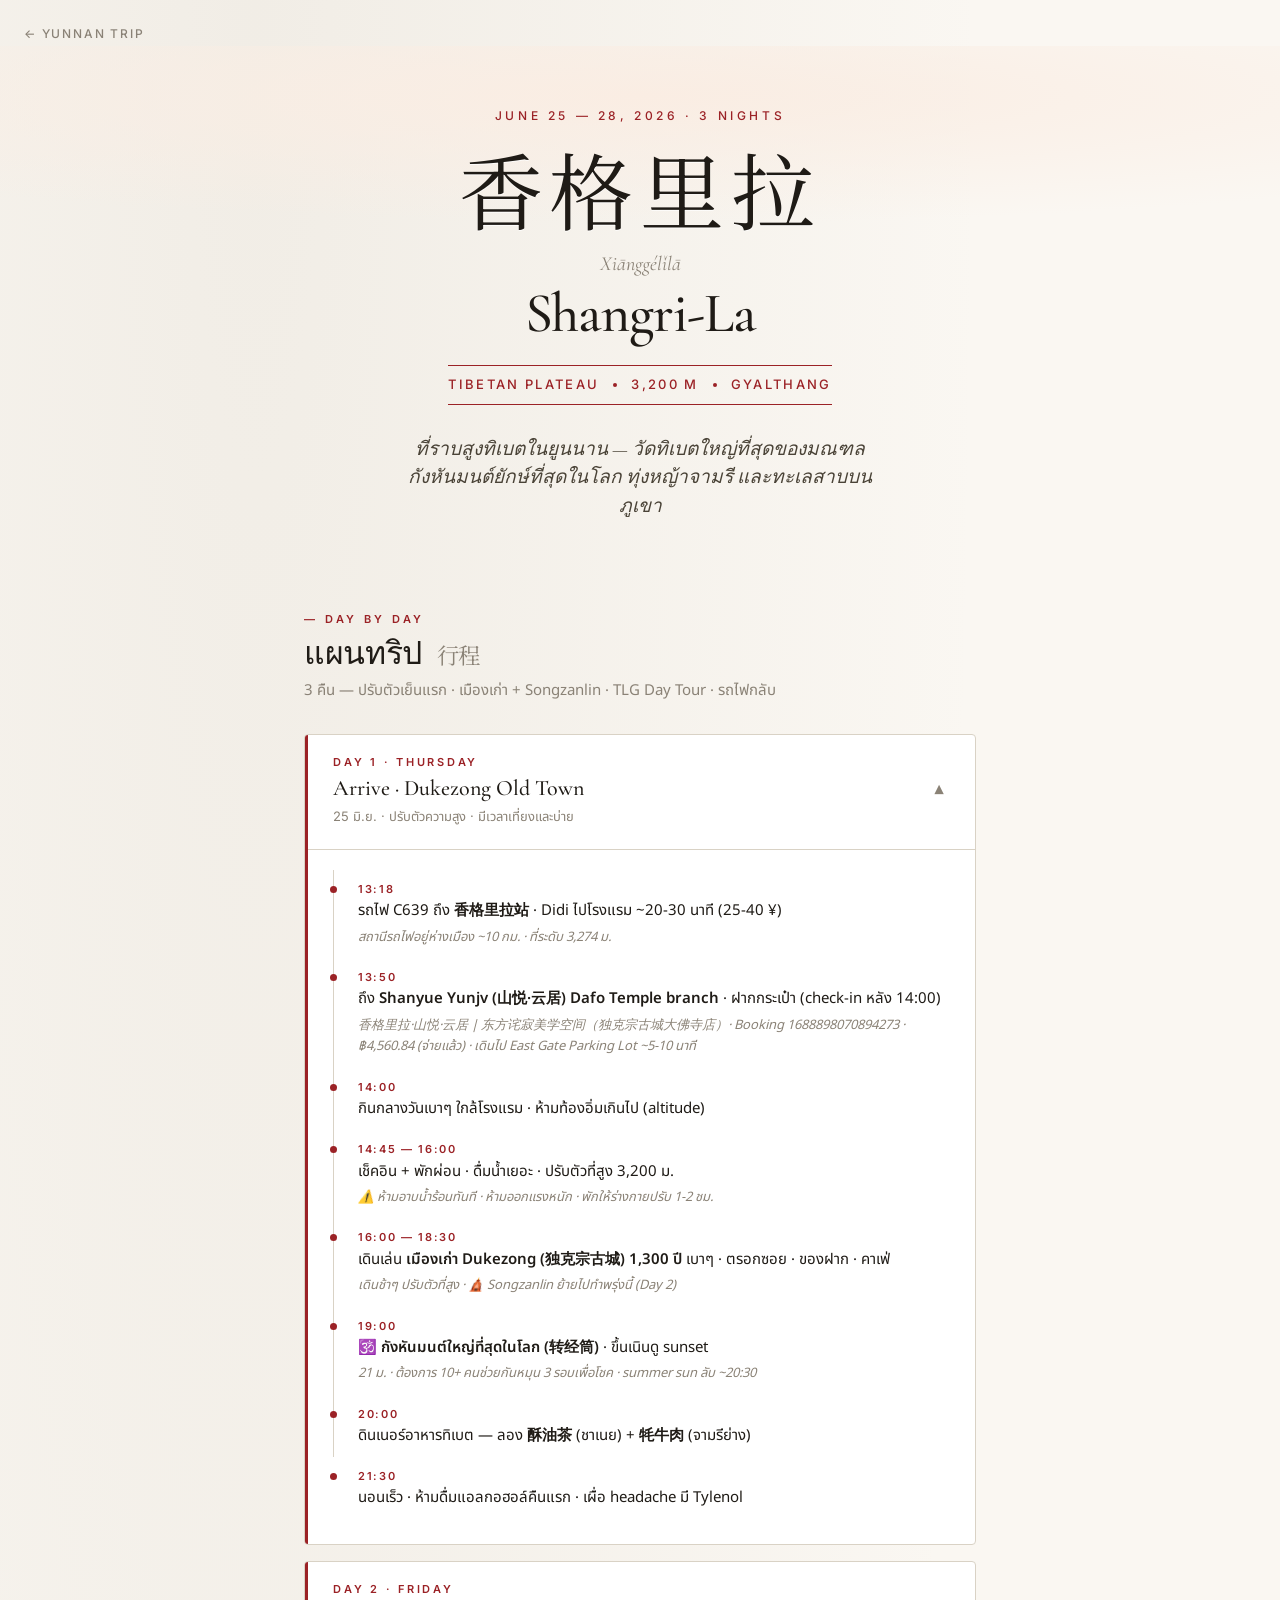
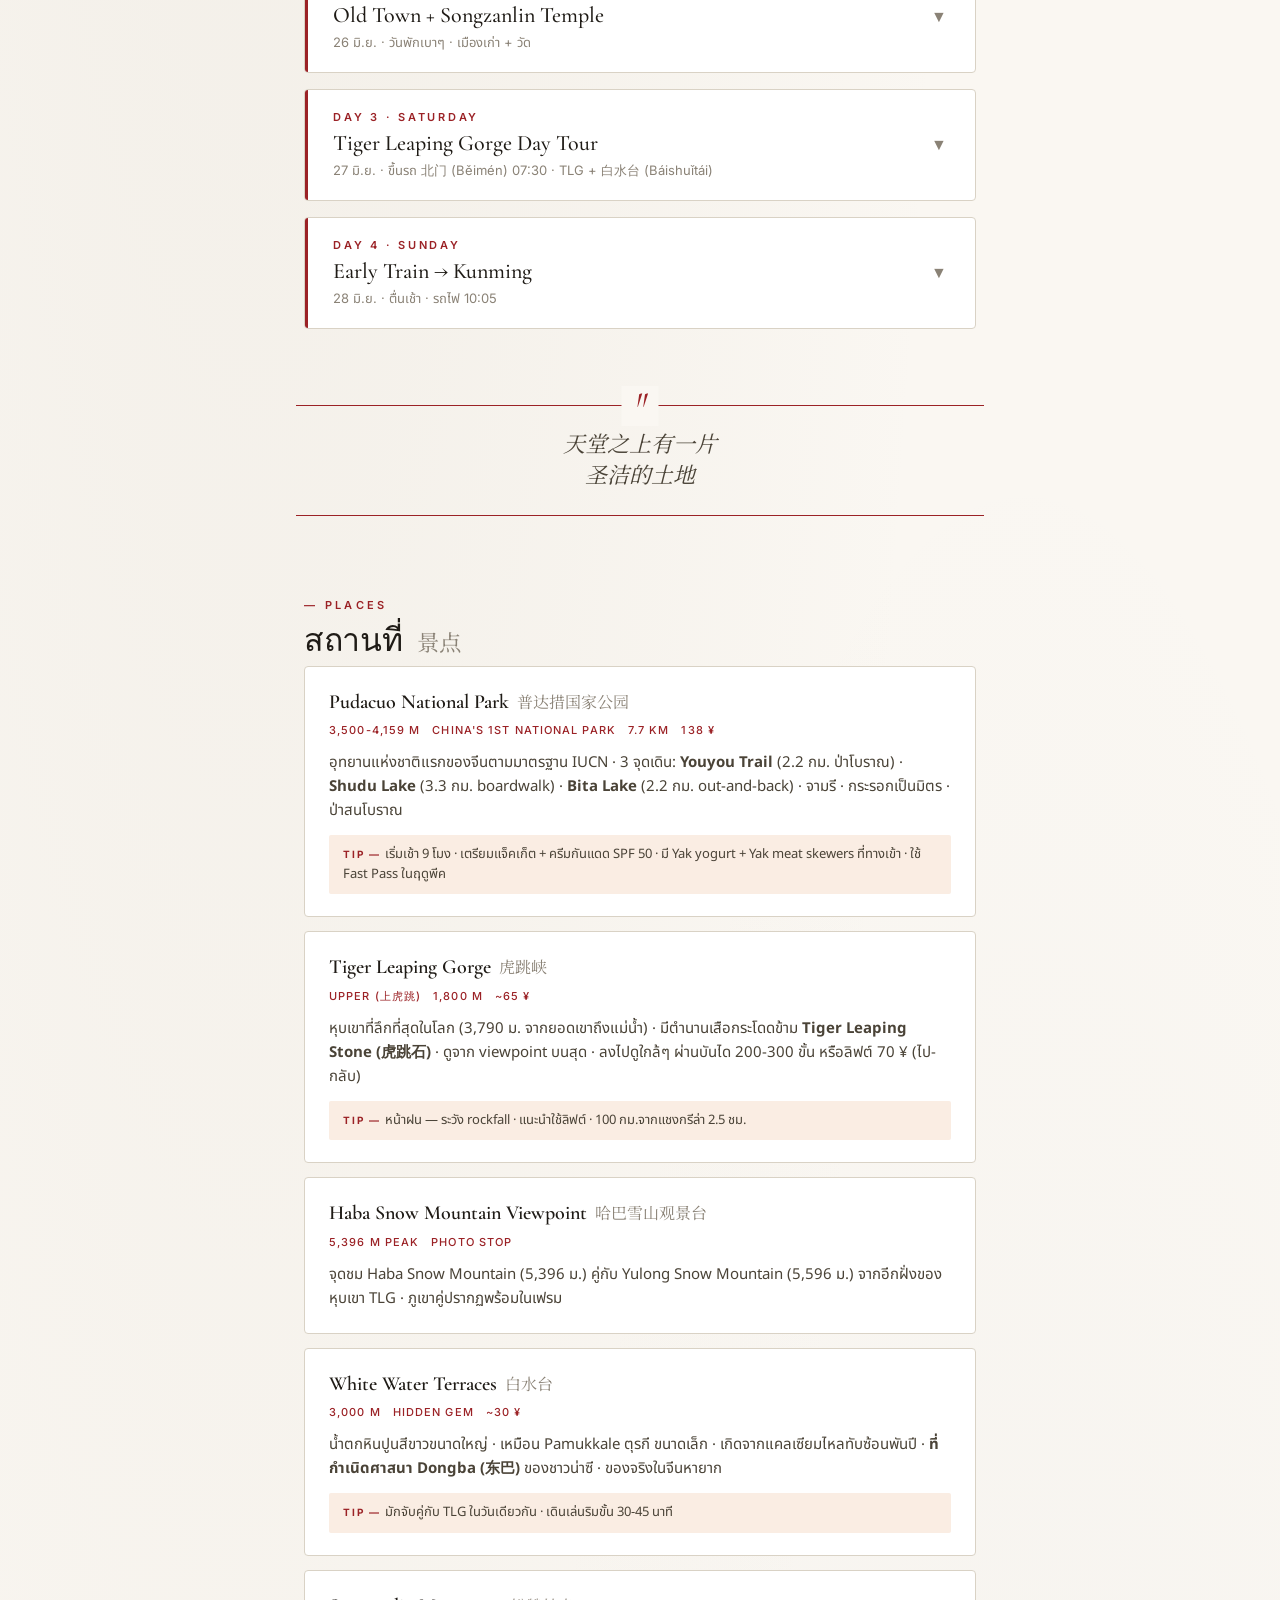
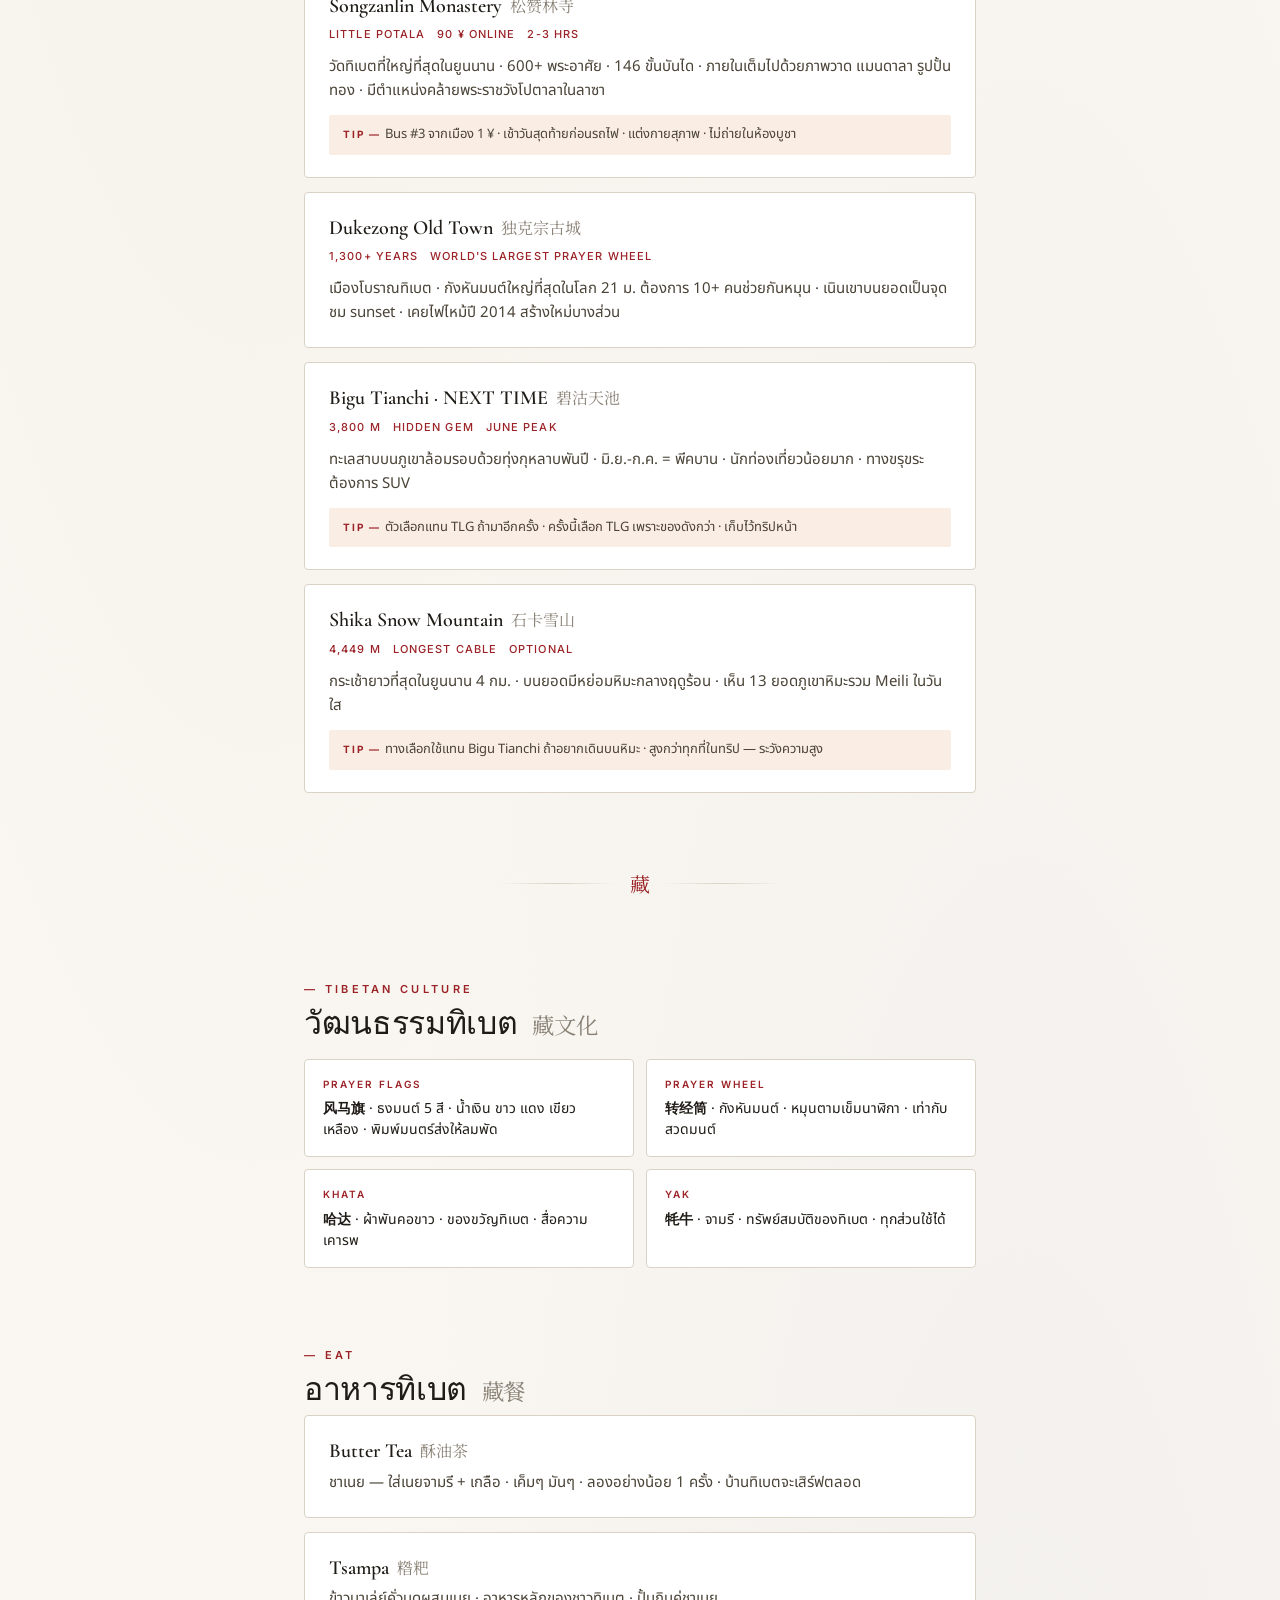
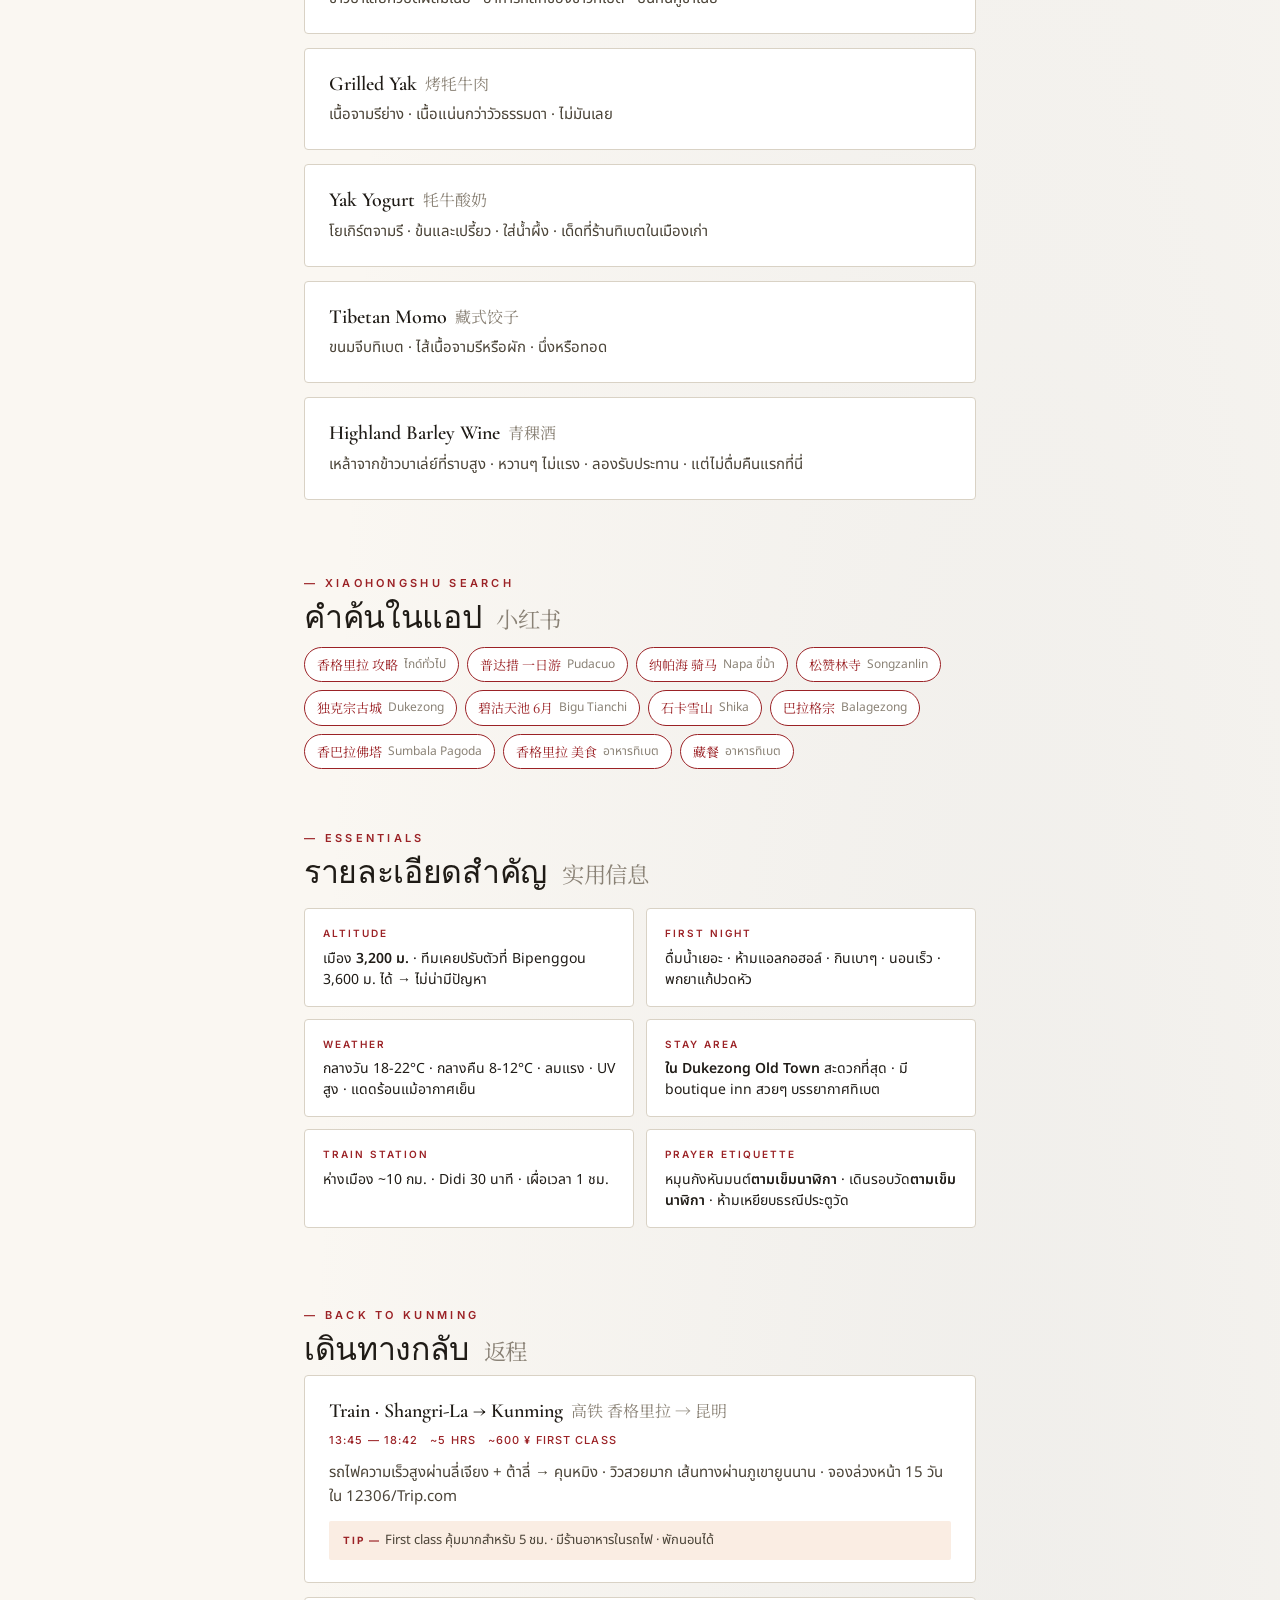
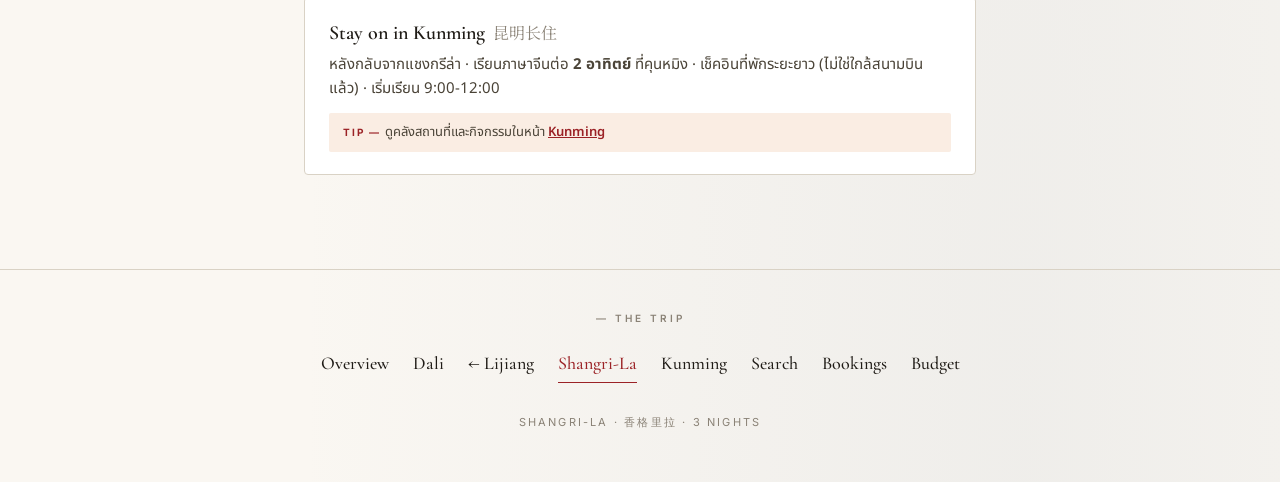
<file: shangrila.html>
<!DOCTYPE html>
<html lang="th">
<head>
<meta charset="UTF-8">
<meta name="viewport" content="width=device-width, initial-scale=1.0">
<title>Shangri-La · 香格里拉</title>
<link rel="stylesheet" href="style.css">
<style>
  :root {
    --accent: var(--shangrila);
    --accent-pale: var(--shangrila-pale);
  }
</style>
</head>
<body>

<a href="index.html" class="back-link">← Yunnan Trip</a>

<header class="hero">
  <div class="hero-eyebrow">JUNE 25 — 28, 2026 · 3 NIGHTS</div>
  <div class="hero-chinese">香格里拉</div>
  <div class="hero-pinyin">Xiānggélǐlā</div>
  <h1 class="hero-name">Shangri-La</h1>
  <div class="hero-dates">
    <span>TIBETAN PLATEAU</span>
    <span class="dot"></span>
    <span>3,200 M</span>
    <span class="dot"></span>
    <span>GYALTHANG</span>
  </div>
  <p class="hero-tagline">ที่ราบสูงทิเบตในยูนนาน — วัดทิเบตใหญ่ที่สุดของมณฑล กังหันมนต์ยักษ์ที่สุดในโลก ทุ่งหญ้าจามรี และทะเลสาบบนภูเขา</p>
</header>

<main class="container">

  <section class="section">
    <div class="section-label">— DAY BY DAY</div>
    <h2 class="section-title">แผนทริป <span class="chinese">行程</span></h2>
    <p class="section-subtitle">3 คืน — ปรับตัวเย็นแรก · เมืองเก่า + Songzanlin · TLG Day Tour · รถไฟกลับ</p>

    <div class="day-card open">
      <div class="day-header" onclick="toggle(this)">
        <div class="day-header-left">
          <div class="day-number">DAY 1 · THURSDAY</div>
          <div class="day-title">Arrive · Dukezong Old Town</div>
          <div class="day-date">25 มิ.ย. · ปรับตัวความสูง · มีเวลาเที่ยงและบ่าย</div>
        </div>
        <div class="day-chevron">▼</div>
      </div>
      <div class="day-body">
        <div class="day-inner">
          <ul class="timeline">
            <li class="timeline-item">
              <div class="timeline-time">13:18</div>
              <div class="timeline-activity">รถไฟ C639 ถึง <strong>香格里拉站</strong> · Didi ไปโรงแรม ~20-30 นาที (25-40 ¥)</div>
              <div class="timeline-note">สถานีรถไฟอยู่ห่างเมือง ~10 กม. · ที่ระดับ 3,274 ม.</div>
            </li>
            <li class="timeline-item">
              <div class="timeline-time">13:50</div>
              <div class="timeline-activity">ถึง <strong>Shanyue Yunjv (山悦·云居) Dafo Temple branch</strong> · ฝากกระเป๋า (check-in หลัง 14:00)</div>
              <div class="timeline-note">香格里拉·山悦·云居 | 东方诧寂美学空间（独克宗古城大佛寺店）· Booking 1688898070894273 · ฿4,560.84 (จ่ายแล้ว) · เดินไป East Gate Parking Lot ~5-10 นาที</div>
            </li>
            <li class="timeline-item">
              <div class="timeline-time">14:00</div>
              <div class="timeline-activity">กินกลางวันเบาๆ ใกล้โรงแรม · ห้ามท้องอิ่มเกินไป (altitude)</div>
            </li>
            <li class="timeline-item">
              <div class="timeline-time">14:45 — 16:00</div>
              <div class="timeline-activity">เช็คอิน + พักผ่อน · ดื่มน้ำเยอะ · ปรับตัวที่สูง 3,200 ม.</div>
              <div class="timeline-note">⚠️ ห้ามอาบน้ำร้อนทันที · ห้ามออกแรงหนัก · พักให้ร่างกายปรับ 1-2 ชม.</div>
            </li>
            <li class="timeline-item">
              <div class="timeline-time">16:00 — 18:30</div>
              <div class="timeline-activity">เดินเล่น <strong>เมืองเก่า Dukezong (独克宗古城) 1,300 ปี</strong> เบาๆ · ตรอกซอย · ของฝาก · คาเฟ่</div>
              <div class="timeline-note">เดินช้าๆ ปรับตัวที่สูง · 🛕 Songzanlin ย้ายไปทำพรุ่งนี้ (Day 2)</div>
            </li>
            <li class="timeline-item">
              <div class="timeline-time">19:00</div>
              <div class="timeline-activity">🕉️ <strong>กังหันมนต์ใหญ่ที่สุดในโลก (转经筒)</strong> · ขึ้นเนินดู sunset</div>
              <div class="timeline-note">21 ม. · ต้องการ 10+ คนช่วยกันหมุน 3 รอบเพื่อโชค · summer sun ลับ ~20:30</div>
            </li>
            <li class="timeline-item">
              <div class="timeline-time">20:00</div>
              <div class="timeline-activity">ดินเนอร์อาหารทิเบต — ลอง <strong>酥油茶</strong> (ชาเนย) + <strong>牦牛肉</strong> (จามรีย่าง)</div>
            </li>
            <li class="timeline-item">
              <div class="timeline-time">21:30</div>
              <div class="timeline-activity">นอนเร็ว · ห้ามดื่มแอลกอฮอล์คืนแรก · เผื่อ headache มี Tylenol</div>
            </li>
          </ul>
        </div>
      </div>
    </div>

    <div class="day-card">
      <div class="day-header" onclick="toggle(this)">
        <div class="day-header-left">
          <div class="day-number">DAY 2 · FRIDAY</div>
          <div class="day-title">Old Town + Songzanlin Temple</div>
          <div class="day-date">26 มิ.ย. · วันพักเบาๆ · เมืองเก่า + วัด</div>
        </div>
        <div class="day-chevron">▼</div>
      </div>
      <div class="day-body">
        <div class="day-inner">
          <ul class="timeline">
            <li class="timeline-item">
              <div class="timeline-time">08:30</div>
              <div class="timeline-activity">ทานข้าวเช้าสบายๆ · ไม่ต้องรีบ</div>
            </li>
            <li class="timeline-item">
              <div class="timeline-time">09:30 — 12:00</div>
              <div class="timeline-activity">เดินเล่น <strong>เมืองเก่า Dukezong (独克宗古城)</strong> เต็มๆ · 月光广场 (Moonlight Square) · ตรอกซอย · ของฝาก</div>
              <div class="timeline-note">ลอง <strong>酥油奶酪 (Sūyóu nǎilào)</strong> ที่ร้าน 阿妈酥油茶 · 15 ¥/ถ้วย</div>
            </li>
            <li class="timeline-item">
              <div class="timeline-time">12:00 — 13:15</div>
              <div class="timeline-activity">กลางวันในเมืองเก่า · อาหารทิเบต/ยูนนาน</div>
            </li>
            <li class="timeline-item">
              <div class="timeline-time">13:30 — 16:30</div>
              <div class="timeline-activity">🛕 <strong>Songzanlin Monastery (松赞林寺)</strong> · "Little Potala Palace" — Didi ~15 นาที ⭐</div>
              <div class="timeline-note">วัดทิเบตใหญ่ที่สุดในยูนนาน · 600+ พระอาศัย · ขึ้นบันได 146 ขั้น (เดินช้าๆ · 3,380 ม.) · ตั๋ว 90 ¥ จองออนไลน์ลด · แต่งกายสุภาพ · เดินตามเข็มนาฬิกา · ไม่ถ่ายในห้องบูชา</div>
            </li>
            <li class="timeline-item">
              <div class="timeline-time">17:00 — 18:00</div>
              <div class="timeline-activity">Didi กลับเมืองเก่า · (ออปชั่น) <strong>ลองชุดทิเบต</strong> Moting Photo Studio</div>
              <div class="timeline-note">ฟรี · มัดจำ 200 ¥ คืน · ⚠️ จองคืนก่อน 5 PM · ใช้วันเดียวกันเท่านั้น</div>
            </li>
            <li class="timeline-item">
              <div class="timeline-time">19:30</div>
              <div class="timeline-activity">ดินเนอร์ในเมืองเก่า · ลองอาหารทิเบต</div>
            </li>
            <li class="timeline-item">
              <div class="timeline-time">21:00</div>
              <div class="timeline-activity">พักผ่อน · เตรียม TLG พรุ่งนี้ (Day 3 · ออกเช้า)</div>
            </li>
          </ul>

          <div class="info-grid" style="margin-top: 24px;">
            <div class="info-block">
              <div class="info-block-label">🛕 SONGZANLIN</div>
              <div class="info-block-content">ตั๋ว 90 ¥/คน (รวมรถ shuttle) · จองออนไลน์ลดได้ · วัดทิเบตใหญ่ที่สุดในยูนนาน 600+ พระ</div>
            </div>
            <div class="info-block">
              <div class="info-block-label">💡 หมายเหตุ</div>
              <div class="info-block-content">เปลี่ยนจาก Pudacuo → วันพักเบาๆ ก่อน TLG Day 3 · ประหยัด ~฿3,900</div>
            </div>
          </div>
        </div>
      </div>
    </div>

    <div class="day-card">
      <div class="day-header" onclick="toggle(this)">
        <div class="day-header-left">
          <div class="day-number">DAY 3 · SATURDAY</div>
          <div class="day-title">Tiger Leaping Gorge Day Tour</div>
          <div class="day-date">27 มิ.ย. · ขึ้นรถ 北门 (Běimén) 07:30 · TLG + 白水台 (Báishuǐtái)</div>
        </div>
        <div class="day-chevron">▼</div>
      </div>
      <div class="day-body">
        <div class="day-inner">
          <ul class="timeline">
            <li class="timeline-item">
              <div class="timeline-time">07:30</div>
              <div class="timeline-activity">🚐 รวมพลขึ้นรถที่ <strong>古城北门 (Gǔchéng Běimén) · North Gate เมืองเก่า</strong> · 3 คน</div>
              <div class="timeline-note">✅ คนขับยืนยันแล้ว: รถมาที่ <strong>ประตูเหนือ</strong> ก่อน · 山悦云居 (สาขาวัดพระใหญ่) อยู่ฝั่งเหนือ เดินไปได้</div>
            </li>
            <li class="timeline-item">
              <div class="timeline-time">07:30</div>
              <div class="timeline-activity">🍳 อาหารเช้า <strong>จัดเอง</strong> (self-arranged · ~10 นาที)</div>
            </li>
            <li class="timeline-item">
              <div class="timeline-time">07:40 — 09:10</div>
              <div class="timeline-activity">🚗 รถไป <strong>Tiger Leaping Gorge</strong> · ~1.5 ชม.</div>
              <div class="timeline-note">ลด altitude 3,200 ม. → ~1,800 ม. (หายใจสบายขึ้น)</div>
            </li>
            <li class="timeline-item">
              <div class="timeline-time">09:10 — 10:40</div>
              <div class="timeline-activity">🐯 <strong>Tiger Leaping Gorge (虎跳峡 Hǔtiàoxiá · 上虎跳 Shàng Hǔtiào)</strong> · 1.5 ชม. ⭐</div>
              <div class="timeline-note">ตั๋วเข้ารวมในทัวร์ (ชมจากด้านบน) · ⚠️ <strong>ลิฟต์ลงดู 虎跳石 (Hǔtiào shí · รูปปั้นเสือ) ¥70/คน ไป-กลับ จ่ายเพิ่มหน้างาน</strong> (~฿350 × 3 = ฿1,050) · ถ้า TLG ปิด คืนตั๋ว ¥45/คน</div>
            </li>
            <li class="timeline-item">
              <div class="timeline-time">10:40 — 11:50</div>
              <div class="timeline-activity">🚗 รถไป Haba viewpoint · ~1 ชม. 10 นาที</div>
            </li>
            <li class="timeline-item">
              <div class="timeline-time">11:50 — 12:05</div>
              <div class="timeline-activity">🏔️ <strong>Haba Snow Mountain Viewpoint (哈巴雪山观景台 Hābā Xuěshān Guānjǐngtái)</strong> · 15 นาที (ฟรี)</div>
              <div class="timeline-note">ถ่ายรูปภูเขาหิมะ Haba 5,396 ม. คู่กับ Yulong จากอีกฝั่งหุบเขา</div>
            </li>
            <li class="timeline-item">
              <div class="timeline-time">12:05 — 12:45</div>
              <div class="timeline-activity">🚗 รถ ~40 นาที</div>
            </li>
            <li class="timeline-item">
              <div class="timeline-time">12:45 — 13:15</div>
              <div class="timeline-activity">🍜 <strong>อาหารกลางวัน</strong> (local lunch · <strong>รวมในทัวร์</strong> · 30 นาที)</div>
            </li>
            <li class="timeline-item">
              <div class="timeline-time">13:15 — 15:15</div>
              <div class="timeline-activity">💧 <strong>White Water Terraces (白水台 Báishuǐtái)</strong> · 2 ชม. ⭐</div>
              <div class="timeline-note">ตั๋วรวมในทัวร์ · นาขั้นบันไดหินปูนสีขาว · อันดับ 6 ของ Diqing · ที่กำเนิดศาสนา Dongba ของชาวน่าซี · ~3,000 ม.</div>
            </li>
            <li class="timeline-item">
              <div class="timeline-time">15:15 — 15:45</div>
              <div class="timeline-activity">📸 <strong>Baishuitai viewing platform</strong> · 30 นาที</div>
            </li>
            <li class="timeline-item">
              <div class="timeline-time">15:45 — 18:15</div>
              <div class="timeline-activity">🚗 รถกลับ Shangri-La · ~2.5 ชม. (ทางไกล)</div>
            </li>
            <li class="timeline-item">
              <div class="timeline-time">19:00</div>
              <div class="timeline-activity">🏁 ถึง <strong>古城北门 (Gǔchéng Běimén)</strong> · จบทัวร์ · ดินเนอร์เมืองเก่า</div>
            </li>
          </ul>

          <div class="info-grid" style="margin-top: 24px;">
            <div class="info-block">
              <div class="info-block-label">PACKAGE</div>
              <div class="info-block-content"><strong>Trip.com Day Tour</strong> · ฿3,473 (3 คน · จองแล้ว ✅)</div>
            </div>
            <div class="info-block">
              <div class="info-block-label">รวมในทัวร์</div>
              <div class="info-block-content">รถ + คนขับ (พูดจีน · ใช้ Weixin แปล) · ตั๋วเข้า TLG + 白水台 · 🍜 <strong>อาหารกลางวัน</strong> · Haba viewpoint (ฟรี)</div>
            </div>
            <div class="info-block">
              <div class="info-block-label">จ่ายเพิ่มเอง</div>
              <div class="info-block-content">🛗 <strong>ลิฟต์ TLG ¥70/คน</strong> (ไป-กลับ · ~฿1,050/3คน) · 🍳 อาหารเช้า · ทิป · ค่าทางด่วน (ถ้าใช้ หารกันในกลุ่ม)</div>
            </div>
            <div class="info-block">
              <div class="info-block-label">หมายเหตุ</div>
              <div class="info-block-content">📍 ขึ้นรถ <strong>北门 (Běimén) 07:30</strong> · วันยาว ~11.5 ชม. นั่งรถเยอะ → เตรียมของกินเล่น + ยาเมารถน้องพอดี · หน้าฝนระวัง rockfall · ถ้า TLG ปิด คืนตั๋ว ¥45/คน</div>
            </div>
          </div>
        </div>
      </div>
    </div>

    <div class="day-card">
      <div class="day-header" onclick="toggle(this)">
        <div class="day-header-left">
          <div class="day-number">DAY 4 · SUNDAY</div>
          <div class="day-title">Early Train → Kunming</div>
          <div class="day-date">28 มิ.ย. · ตื่นเช้า · รถไฟ 10:05</div>
        </div>
        <div class="day-chevron">▼</div>
      </div>
      <div class="day-body">
        <div class="day-inner">
          <ul class="timeline">
            <li class="timeline-item">
              <div class="timeline-time">07:30</div>
              <div class="timeline-activity">ตื่น · ทานข้าวเช้า · เก็บกระเป๋าให้พร้อม</div>
            </li>
            <li class="timeline-item">
              <div class="timeline-time">08:30</div>
              <div class="timeline-activity">เช็คเอาท์ · เรียก Didi ไปสถานีรถไฟ 香格里拉站 (~30 นาที · 25-40 ¥)</div>
            </li>
            <li class="timeline-item">
              <div class="timeline-time">09:15</div>
              <div class="timeline-activity">ถึงสถานี · รับตั๋วกระดาษ · security check</div>
            </li>
            <li class="timeline-item">
              <div class="timeline-time">10:05 — 16:03</div>
              <div class="timeline-activity"><strong>รถไฟ C640 แชงกรีล่า → คุนหมิง</strong> · 5 ชม. 58 นาที ✅ จองแล้ว</div>
              <div class="timeline-note">Coach 16 · second-class · seats 06A · 06B · 06C · Order E325144137 · ราคา ¥650 · ผ่านลี่เจียง + ต้าลี่ · ลง <strong>Kunming Station (昆明站)</strong></div>
            </li>
            <li class="timeline-item">
              <div class="timeline-time">16:30</div>
              <div class="timeline-activity">ถึงคุนหมิง · Didi ไป <strong>Yulinlin Hotel (South Asia)</strong> (~30-40 นาที · 50-70 ¥)</div>
              <div class="timeline-note">K9 Apartment Tower A, Dianchi Shidai Plaza, Xishan District · Booking 1688898039764406 · ฿7,375 (จ่ายแล้ว · 5 คืน)</div>
            </li>
            <li class="timeline-item">
              <div class="timeline-time">17:30</div>
              <div class="timeline-activity">เช็คอินที่พักระยะยาว · จัดของ · ดินเนอร์ · พักผ่อน</div>
              <div class="timeline-note">พรุ่งนี้ Pordee เริ่มเรียนภาษาที่ KCEL 9:25 — ดูแผนต่อในหน้า <a href="kunming.html" style="color: var(--accent); font-weight: 600;">Kunming</a></div>
            </li>
          </ul>

        </div>
      </div>
    </div>
  </section>

  <div class="pullquote">
    天堂之上有一片<br>圣洁的土地
  </div>

  <section class="section">
    <div class="section-label">— PLACES</div>
    <h2 class="section-title">สถานที่ <span class="chinese">景点</span></h2>

    <div class="place-card">
      <div class="place-header">
        <div class="place-name">Pudacuo National Park</div>
        <div class="place-chinese">普达措国家公园</div>
      </div>
      <div class="place-meta">
        <div class="place-meta-item">3,500-4,159 M</div>
        <div class="place-meta-item">CHINA'S 1ST NATIONAL PARK</div>
        <div class="place-meta-item">7.7 KM</div>
        <div class="place-meta-item">138 ¥</div>
      </div>
      <p class="place-desc">อุทยานแห่งชาติแรกของจีนตามมาตรฐาน IUCN · 3 จุดเดิน: <strong>Youyou Trail</strong> (2.2 กม. ป่าโบราณ) · <strong>Shudu Lake</strong> (3.3 กม. boardwalk) · <strong>Bita Lake</strong> (2.2 กม. out-and-back) · จามรี · กระรอกเป็นมิตร · ป่าสนโบราณ</p>
      <div class="place-tip">เริ่มเช้า 9 โมง · เตรียมแจ็คเก็ต + ครีมกันแดด SPF 50 · มี Yak yogurt + Yak meat skewers ที่ทางเข้า · ใช้ Fast Pass ในฤดูพีค</div>
    </div>

    <div class="place-card">
      <div class="place-header">
        <div class="place-name">Tiger Leaping Gorge</div>
        <div class="place-chinese">虎跳峡</div>
      </div>
      <div class="place-meta">
        <div class="place-meta-item">UPPER (上虎跳)</div>
        <div class="place-meta-item">1,800 M</div>
        <div class="place-meta-item">~65 ¥</div>
      </div>
      <p class="place-desc">หุบเขาที่ลึกที่สุดในโลก (3,790 ม. จากยอดเขาถึงแม่น้ำ) · มีตำนานเสือกระโดดข้าม <strong>Tiger Leaping Stone (虎跳石)</strong> · ดูจาก viewpoint บนสุด · ลงไปดูใกล้ๆ ผ่านบันได 200-300 ขั้น หรือลิฟต์ 70 ¥ (ไป-กลับ)</p>
      <div class="place-tip">หน้าฝน — ระวัง rockfall · แนะนำใช้ลิฟต์ · 100 กม.จากแชงกรีล่า 2.5 ชม.</div>
    </div>

    <div class="place-card">
      <div class="place-header">
        <div class="place-name">Haba Snow Mountain Viewpoint</div>
        <div class="place-chinese">哈巴雪山观景台</div>
      </div>
      <div class="place-meta">
        <div class="place-meta-item">5,396 M PEAK</div>
        <div class="place-meta-item">PHOTO STOP</div>
      </div>
      <p class="place-desc">จุดชม Haba Snow Mountain (5,396 ม.) คู่กับ Yulong Snow Mountain (5,596 ม.) จากอีกฝั่งของหุบเขา TLG · ภูเขาคู่ปรากฏพร้อมในเฟรม</p>
    </div>

    <div class="place-card">
      <div class="place-header">
        <div class="place-name">White Water Terraces</div>
        <div class="place-chinese">白水台</div>
      </div>
      <div class="place-meta">
        <div class="place-meta-item">3,000 M</div>
        <div class="place-meta-item">HIDDEN GEM</div>
        <div class="place-meta-item">~30 ¥</div>
      </div>
      <p class="place-desc">น้ำตกหินปูนสีขาวขนาดใหญ่ · เหมือน Pamukkale ตุรกี ขนาดเล็ก · เกิดจากแคลเซียมไหลทับซ้อนพันปี · <strong>ที่กำเนิดศาสนา Dongba (东巴)</strong> ของชาวน่าซี · ของจริงในจีนหายาก</p>
      <div class="place-tip">มักจับคู่กับ TLG ในวันเดียวกัน · เดินเล่นริมขั้น 30-45 นาที</div>
    </div>

    <div class="place-card">
      <div class="place-header">
        <div class="place-name">Songzanlin Monastery</div>
        <div class="place-chinese">松赞林寺</div>
      </div>
      <div class="place-meta">
        <div class="place-meta-item">LITTLE POTALA</div>
        <div class="place-meta-item">90 ¥ ONLINE</div>
        <div class="place-meta-item">2-3 HRS</div>
      </div>
      <p class="place-desc">วัดทิเบตที่ใหญ่ที่สุดในยูนนาน · 600+ พระอาศัย · 146 ขั้นบันได · ภายในเต็มไปด้วยภาพวาด แมนดาลา รูปปั้นทอง · มีตำแหน่งคล้ายพระราชวังโปตาลาในลาซา</p>
      <div class="place-tip">Bus #3 จากเมือง 1 ¥ · เช้าวันสุดท้ายก่อนรถไฟ · แต่งกายสุภาพ · ไม่ถ่ายในห้องบูชา</div>
    </div>

    <div class="place-card">
      <div class="place-header">
        <div class="place-name">Dukezong Old Town</div>
        <div class="place-chinese">独克宗古城</div>
      </div>
      <div class="place-meta">
        <div class="place-meta-item">1,300+ YEARS</div>
        <div class="place-meta-item">WORLD'S LARGEST PRAYER WHEEL</div>
      </div>
      <p class="place-desc">เมืองโบราณทิเบต · กังหันมนต์ใหญ่ที่สุดในโลก 21 ม. ต้องการ 10+ คนช่วยกันหมุน · เนินเขาบนยอดเป็นจุดชม sunset · เคยไฟไหม้ปี 2014 สร้างใหม่บางส่วน</p>
    </div>

    <div class="place-card">
      <div class="place-header">
        <div class="place-name">Bigu Tianchi · NEXT TIME</div>
        <div class="place-chinese">碧沽天池</div>
      </div>
      <div class="place-meta">
        <div class="place-meta-item">3,800 M</div>
        <div class="place-meta-item">HIDDEN GEM</div>
        <div class="place-meta-item">JUNE PEAK</div>
      </div>
      <p class="place-desc">ทะเลสาบบนภูเขาล้อมรอบด้วยทุ่งกุหลาบพันปี · มิ.ย.-ก.ค. = พีคบาน · นักท่องเที่ยวน้อยมาก · ทางขรุขระต้องการ SUV</p>
      <div class="place-tip">ตัวเลือกแทน TLG ถ้ามาอีกครั้ง · ครั้งนี้เลือก TLG เพราะของดังกว่า · เก็บไว้ทริปหน้า</div>
    </div>

    <div class="place-card">
      <div class="place-header">
        <div class="place-name">Shika Snow Mountain</div>
        <div class="place-chinese">石卡雪山</div>
      </div>
      <div class="place-meta">
        <div class="place-meta-item">4,449 M</div>
        <div class="place-meta-item">LONGEST CABLE</div>
        <div class="place-meta-item">OPTIONAL</div>
      </div>
      <p class="place-desc">กระเช้ายาวที่สุดในยูนนาน 4 กม. · บนยอดมีหย่อมหิมะกลางฤดูร้อน · เห็น 13 ยอดภูเขาหิมะรวม Meili ในวันใส</p>
      <div class="place-tip">ทางเลือกใช้แทน Bigu Tianchi ถ้าอยากเดินบนหิมะ · สูงกว่าทุกที่ในทริป — ระวังความสูง</div>
    </div>
  </section>

  <div class="divider">
    <div class="divider-line"></div>
    <div class="divider-mark">藏</div>
    <div class="divider-line"></div>
  </div>

  <section class="section">
    <div class="section-label">— TIBETAN CULTURE</div>
    <h2 class="section-title">วัฒนธรรมทิเบต <span class="chinese">藏文化</span></h2>

    <div class="info-grid">
      <div class="info-block">
        <div class="info-block-label">PRAYER FLAGS</div>
        <div class="info-block-content"><strong>风马旗</strong> · ธงมนต์ 5 สี · น้ำเงิน ขาว แดง เขียว เหลือง · พิมพ์มนตร์ส่งให้ลมพัด</div>
      </div>
      <div class="info-block">
        <div class="info-block-label">PRAYER WHEEL</div>
        <div class="info-block-content"><strong>转经筒</strong> · กังหันมนต์ · หมุนตามเข็มนาฬิกา · เท่ากับสวดมนต์</div>
      </div>
      <div class="info-block">
        <div class="info-block-label">KHATA</div>
        <div class="info-block-content"><strong>哈达</strong> · ผ้าพันคอขาว · ของขวัญทิเบต · สื่อความเคารพ</div>
      </div>
      <div class="info-block">
        <div class="info-block-label">YAK</div>
        <div class="info-block-content"><strong>牦牛</strong> · จามรี · ทรัพย์สมบัติของทิเบต · ทุกส่วนใช้ได้</div>
      </div>
    </div>
  </section>

  <section class="section">
    <div class="section-label">— EAT</div>
    <h2 class="section-title">อาหารทิเบต <span class="chinese">藏餐</span></h2>

    <div class="place-card">
      <div class="place-header">
        <div class="place-name">Butter Tea</div>
        <div class="place-chinese">酥油茶</div>
      </div>
      <p class="place-desc">ชาเนย — ใส่เนยจามรี + เกลือ · เค็มๆ มันๆ · ลองอย่างน้อย 1 ครั้ง · บ้านทิเบตจะเสิร์ฟตลอด</p>
    </div>

    <div class="place-card">
      <div class="place-header">
        <div class="place-name">Tsampa</div>
        <div class="place-chinese">糌粑</div>
      </div>
      <p class="place-desc">ข้าวบาเล่ย์คั่วบดผสมเนย · อาหารหลักของชาวทิเบต · ปั้นกินคู่ชาเนย</p>
    </div>

    <div class="place-card">
      <div class="place-header">
        <div class="place-name">Grilled Yak</div>
        <div class="place-chinese">烤牦牛肉</div>
      </div>
      <p class="place-desc">เนื้อจามรีย่าง · เนื้อแน่นกว่าวัวธรรมดา · ไม่มันเลย</p>
    </div>

    <div class="place-card">
      <div class="place-header">
        <div class="place-name">Yak Yogurt</div>
        <div class="place-chinese">牦牛酸奶</div>
      </div>
      <p class="place-desc">โยเกิร์ตจามรี · ข้นและเปรี้ยว · ใส่น้ำผึ้ง · เด็ดที่ร้านทิเบตในเมืองเก่า</p>
    </div>

    <div class="place-card">
      <div class="place-header">
        <div class="place-name">Tibetan Momo</div>
        <div class="place-chinese">藏式饺子</div>
      </div>
      <p class="place-desc">ขนมจีบทิเบต · ไส้เนื้อจามรีหรือผัก · นึ่งหรือทอด</p>
    </div>

    <div class="place-card">
      <div class="place-header">
        <div class="place-name">Highland Barley Wine</div>
        <div class="place-chinese">青稞酒</div>
      </div>
      <p class="place-desc">เหล้าจากข้าวบาเล่ย์ที่ราบสูง · หวานๆ ไม่แรง · ลองรับประทาน · แต่ไม่ดื่มคืนแรกที่นี่</p>
    </div>
  </section>

  <section class="section">
    <div class="section-label">— XIAOHONGSHU SEARCH</div>
    <h2 class="section-title">คำค้นในแอป <span class="chinese">小红书</span></h2>

    <div class="tags">
      <span class="tag" onclick="copy(this)">香格里拉 攻略<span class="tag-thai">ไกด์ทั่วไป</span></span>
      <span class="tag" onclick="copy(this)">普达措 一日游<span class="tag-thai">Pudacuo</span></span>
      <span class="tag" onclick="copy(this)">纳帕海 骑马<span class="tag-thai">Napa ขี่ม้า</span></span>
      <span class="tag" onclick="copy(this)">松赞林寺<span class="tag-thai">Songzanlin</span></span>
      <span class="tag" onclick="copy(this)">独克宗古城<span class="tag-thai">Dukezong</span></span>
      <span class="tag" onclick="copy(this)">碧沽天池 6月<span class="tag-thai">Bigu Tianchi</span></span>
      <span class="tag" onclick="copy(this)">石卡雪山<span class="tag-thai">Shika</span></span>
      <span class="tag" onclick="copy(this)">巴拉格宗<span class="tag-thai">Balagezong</span></span>
      <span class="tag" onclick="copy(this)">香巴拉佛塔<span class="tag-thai">Sumbala Pagoda</span></span>
      <span class="tag" onclick="copy(this)">香格里拉 美食<span class="tag-thai">อาหารทิเบต</span></span>
      <span class="tag" onclick="copy(this)">藏餐<span class="tag-thai">อาหารทิเบต</span></span>
    </div>
  </section>

  <section class="section">
    <div class="section-label">— ESSENTIALS</div>
    <h2 class="section-title">รายละเอียดสำคัญ <span class="chinese">实用信息</span></h2>

    <div class="info-grid">
      <div class="info-block">
        <div class="info-block-label">ALTITUDE</div>
        <div class="info-block-content">เมือง <strong>3,200 ม.</strong> · ทีมเคยปรับตัวที่ Bipenggou 3,600 ม. ได้ → ไม่น่ามีปัญหา</div>
      </div>
      <div class="info-block">
        <div class="info-block-label">FIRST NIGHT</div>
        <div class="info-block-content">ดื่มน้ำเยอะ · ห้ามแอลกอฮอล์ · กินเบาๆ · นอนเร็ว · พกยาแก้ปวดหัว</div>
      </div>
      <div class="info-block">
        <div class="info-block-label">WEATHER</div>
        <div class="info-block-content">กลางวัน 18-22°C · กลางคืน 8-12°C · ลมแรง · UV สูง · แดดร้อนแม้อากาศเย็น</div>
      </div>
      <div class="info-block">
        <div class="info-block-label">STAY AREA</div>
        <div class="info-block-content"><strong>ใน Dukezong Old Town</strong> สะดวกที่สุด · มี boutique inn สวยๆ บรรยากาศทิเบต</div>
      </div>
      <div class="info-block">
        <div class="info-block-label">TRAIN STATION</div>
        <div class="info-block-content">ห่างเมือง ~10 กม. · Didi 30 นาที · เผื่อเวลา 1 ชม.</div>
      </div>
      <div class="info-block">
        <div class="info-block-label">PRAYER ETIQUETTE</div>
        <div class="info-block-content">หมุนกังหันมนต์<strong>ตามเข็มนาฬิกา</strong> · เดินรอบวัด<strong>ตามเข็มนาฬิกา</strong> · ห้ามเหยียบธรณีประตูวัด</div>
      </div>
    </div>
  </section>

  <section class="section">
    <div class="section-label">— BACK TO KUNMING</div>
    <h2 class="section-title">เดินทางกลับ <span class="chinese">返程</span></h2>

    <div class="place-card">
      <div class="place-header">
        <div class="place-name">Train · Shangri-La → Kunming</div>
        <div class="place-chinese">高铁 香格里拉 → 昆明</div>
      </div>
      <div class="place-meta">
        <div class="place-meta-item">13:45 — 18:42</div>
        <div class="place-meta-item">~5 HRS</div>
        <div class="place-meta-item">~600 ¥ FIRST CLASS</div>
      </div>
      <p class="place-desc">รถไฟความเร็วสูงผ่านลี่เจียง + ต้าลี่ → คุนหมิง · วิวสวยมาก เส้นทางผ่านภูเขายูนนาน · จองล่วงหน้า 15 วันใน 12306/Trip.com</p>
      <div class="place-tip">First class คุ้มมากสำหรับ 5 ชม. · มีร้านอาหารในรถไฟ · พักนอนได้</div>
    </div>

    <div class="place-card">
      <div class="place-header">
        <div class="place-name">Stay on in Kunming</div>
        <div class="place-chinese">昆明长住</div>
      </div>
      <p class="place-desc">หลังกลับจากแชงกรีล่า · เรียนภาษาจีนต่อ <strong>2 อาทิตย์</strong> ที่คุนหมิง · เช็คอินที่พักระยะยาว (ไม่ใช่ใกล้สนามบินแล้ว) · เริ่มเรียน 9:00-12:00</p>
      <div class="place-tip">ดูคลังสถานที่และกิจกรรมในหน้า <a href="kunming.html" style="color: var(--accent); font-weight: 600;">Kunming</a></div>
    </div>
  </section>

</main>

<nav class="footer-nav">
  <div class="container">
    <div class="footer-nav-label">— THE TRIP</div>
    <div class="footer-nav-links">
      <a href="index.html">Overview</a>
      <a href="dali.html">Dali</a>
      <a href="lijiang.html">← Lijiang</a>
      <a href="shangrila.html" class="current">Shangri-La</a>
      <a href="kunming.html">Kunming</a>
      <a href="phrases.html">Search</a>
      <a href="bookings.html">Bookings</a>
      <a href="budget.html">Budget</a>
    </div>
    <div class="footer-meta">Shangri-La · 香格里拉 · 3 Nights</div>
  </div>
</nav>

<script>
  function toggle(el) {
    el.parentElement.classList.toggle('open');
  }
  function copy(el) {
    const text = el.firstChild.textContent.trim();
    navigator.clipboard?.writeText(text);
    el.style.background = 'var(--accent)';
    el.style.color = 'white';
    setTimeout(() => {
      el.style.background = '';
      el.style.color = '';
    }, 600);
  }
</script>

</body>
</html>
</file>
<file: style.css>
/* ============================================
   YUNNAN TRIP — Editorial mountain aesthetic
   ============================================ */

@import url('https://fonts.googleapis.com/css2?family=Cormorant+Garamond:ital,wght@0,400;0,500;0,600;0,700;1,400;1,500&family=Noto+Sans+Thai:wght@300;400;500;600;700&family=Noto+Serif+SC:wght@400;500;700&family=Inter:wght@300;400;500;600&display=swap');

:root {
  /* Base palette */
  --paper: #FAF7F2;
  --paper-warm: #F2EDE3;
  --ink: #1F1B16;
  --ink-soft: #4A4337;
  --ink-light: #8A8276;
  --rule: #D9D2C5;

  /* City accents */
  --dali: #3D5A80;        /* Bai indigo */
  --dali-soft: #6B89A8;
  --dali-pale: #E8EEF5;

  --lijiang: #8B5A3C;     /* Naxi terracotta */
  --lijiang-soft: #B98968;
  --lijiang-pale: #F4ECDD;

  --shangrila: #9B2226;   /* Tibetan red */
  --shangrila-soft: #C8553D;
  --shangrila-pale: #FAEDE3;
  --shangrila-gold: #E9B44C;

  --hub: #3A5A40;         /* mountain green for hub */
  --hub-soft: #6B8E71;
  --hub-pale: #E8EFE6;

  /* Typography */
  --serif: 'Cormorant Garamond', 'Noto Serif SC', serif;
  --thai: 'Noto Sans Thai', 'Noto Sans', sans-serif;
  --sans: 'Inter', 'Noto Sans Thai', sans-serif;
  --chinese: 'Noto Serif SC', serif;
}

* {
  box-sizing: border-box;
  margin: 0;
  padding: 0;
  -webkit-tap-highlight-color: transparent;
}

html {
  scroll-behavior: smooth;
}

body {
  font-family: var(--thai);
  font-weight: 400;
  font-size: 16px;
  line-height: 1.65;
  color: var(--ink);
  background: var(--paper);
  background-image:
    radial-gradient(at 20% 0%, rgba(190, 180, 160, 0.15) 0px, transparent 50%),
    radial-gradient(at 80% 100%, rgba(160, 170, 180, 0.12) 0px, transparent 50%);
  min-height: 100vh;
  overflow-x: hidden;
}

/* Container */
.container {
  max-width: 720px;
  margin: 0 auto;
  padding: 0 24px;
}

/* ===== Hero ===== */
.hero {
  padding: 60px 24px 50px;
  position: relative;
  text-align: center;
  overflow: hidden;
}

.hero::before {
  content: '';
  position: absolute;
  top: -100px;
  left: -50%;
  right: -50%;
  height: 300px;
  background: radial-gradient(ellipse at center, var(--accent-pale) 0%, transparent 60%);
  pointer-events: none;
  z-index: 0;
}

.hero-eyebrow {
  font-family: var(--sans);
  font-size: 12px;
  font-weight: 500;
  letter-spacing: 0.3em;
  text-transform: uppercase;
  color: var(--accent);
  margin-bottom: 20px;
  position: relative;
  z-index: 1;
}

.hero-chinese {
  font-family: var(--chinese);
  font-size: 84px;
  font-weight: 400;
  color: var(--ink);
  line-height: 1;
  letter-spacing: 0.08em;
  margin-bottom: 18px;
  position: relative;
  z-index: 1;
  text-shadow: 0 1px 0 rgba(255, 255, 255, 0.8);
}

.hero-pinyin {
  font-family: var(--serif);
  font-style: italic;
  font-size: 20px;
  color: var(--ink-light);
  margin-bottom: 4px;
  position: relative;
  z-index: 1;
}

.hero-name {
  font-family: var(--serif);
  font-size: 56px;
  font-weight: 500;
  line-height: 1;
  color: var(--ink);
  margin-bottom: 24px;
  position: relative;
  z-index: 1;
  letter-spacing: -0.02em;
}

.hero-dates {
  display: inline-flex;
  align-items: center;
  gap: 14px;
  font-family: var(--sans);
  font-size: 13px;
  font-weight: 500;
  letter-spacing: 0.18em;
  text-transform: uppercase;
  color: var(--accent);
  padding: 8px 0;
  border-top: 1px solid var(--accent);
  border-bottom: 1px solid var(--accent);
  position: relative;
  z-index: 1;
}

.hero-dates .dot {
  width: 4px;
  height: 4px;
  background: var(--accent);
  border-radius: 50%;
}

.hero-tagline {
  margin-top: 30px;
  font-family: var(--serif);
  font-style: italic;
  font-size: 19px;
  color: var(--ink-soft);
  line-height: 1.5;
  position: relative;
  z-index: 1;
  max-width: 480px;
  margin-left: auto;
  margin-right: auto;
}

/* ===== Section headers ===== */
.section {
  padding: 40px 0 20px;
}

.section-label {
  font-family: var(--sans);
  font-size: 11px;
  font-weight: 600;
  letter-spacing: 0.3em;
  text-transform: uppercase;
  color: var(--accent);
  margin-bottom: 8px;
}

.section-title {
  font-family: var(--serif);
  font-size: 32px;
  font-weight: 500;
  letter-spacing: -0.01em;
  color: var(--ink);
  margin-bottom: 8px;
  line-height: 1.1;
}

.section-title .chinese {
  font-family: var(--chinese);
  font-size: 0.7em;
  color: var(--ink-light);
  margin-left: 8px;
  font-weight: 400;
}

.section-subtitle {
  font-family: var(--thai);
  font-size: 15px;
  color: var(--ink-light);
  margin-bottom: 30px;
}

/* ===== Day cards ===== */
.day-card {
  background: white;
  border: 1px solid var(--rule);
  border-radius: 4px;
  margin-bottom: 16px;
  overflow: hidden;
  transition: all 0.3s ease;
  position: relative;
}

.day-card::before {
  content: '';
  position: absolute;
  left: 0;
  top: 0;
  bottom: 0;
  width: 3px;
  background: var(--accent);
}

.day-header {
  padding: 18px 22px 18px 28px;
  cursor: pointer;
  display: flex;
  align-items: center;
  justify-content: space-between;
  gap: 16px;
  user-select: none;
}

.day-header-left {
  flex: 1;
  min-width: 0;
}

.day-number {
  font-family: var(--sans);
  font-size: 11px;
  font-weight: 600;
  letter-spacing: 0.25em;
  text-transform: uppercase;
  color: var(--accent);
  margin-bottom: 4px;
}

.day-title {
  font-family: var(--serif);
  font-size: 22px;
  font-weight: 500;
  color: var(--ink);
  line-height: 1.2;
}

.day-date {
  font-family: var(--sans);
  font-size: 13px;
  color: var(--ink-light);
  margin-top: 4px;
  font-weight: 400;
}

.day-chevron {
  width: 28px;
  height: 28px;
  flex-shrink: 0;
  display: flex;
  align-items: center;
  justify-content: center;
  color: var(--ink-light);
  transition: transform 0.3s ease;
}

.day-card.open .day-chevron {
  transform: rotate(180deg);
}

.day-body {
  max-height: 0;
  overflow: hidden;
  transition: max-height 0.5s cubic-bezier(0.4, 0, 0.2, 1);
}

.day-card.open .day-body {
  max-height: 5000px;
}

.day-inner {
  padding: 0 28px 24px 28px;
  border-top: 1px solid var(--rule);
  padding-top: 20px;
  margin-top: 4px;
}

/* Timeline */
.timeline {
  list-style: none;
  position: relative;
}

.timeline-item {
  padding: 10px 0 10px 24px;
  position: relative;
  border-left: 1px solid var(--rule);
}

.timeline-item:last-child {
  border-left-color: transparent;
}

.timeline-item::before {
  content: '';
  position: absolute;
  left: -4px;
  top: 16px;
  width: 7px;
  height: 7px;
  background: var(--accent);
  border-radius: 50%;
}

.timeline-time {
  font-family: var(--sans);
  font-size: 11px;
  font-weight: 600;
  letter-spacing: 0.15em;
  text-transform: uppercase;
  color: var(--accent);
  margin-bottom: 2px;
}

.timeline-activity {
  font-family: var(--thai);
  font-size: 15px;
  color: var(--ink);
  line-height: 1.5;
}

.timeline-activity strong {
  font-weight: 600;
}

.timeline-note {
  font-family: var(--thai);
  font-size: 13px;
  color: var(--ink-light);
  margin-top: 4px;
  font-style: italic;
}

/* Places */
.place-card {
  background: white;
  border: 1px solid var(--rule);
  padding: 22px 24px;
  margin-bottom: 14px;
  border-radius: 4px;
  position: relative;
}

.place-header {
  display: flex;
  align-items: baseline;
  gap: 8px;
  flex-wrap: wrap;
  margin-bottom: 6px;
}

.place-name {
  font-family: var(--serif);
  font-size: 20px;
  font-weight: 600;
  color: var(--ink);
  line-height: 1.2;
}

.place-chinese {
  font-family: var(--chinese);
  font-size: 16px;
  color: var(--ink-light);
  font-weight: 400;
}

.place-meta {
  display: flex;
  gap: 12px;
  flex-wrap: wrap;
  margin-bottom: 12px;
  font-family: var(--sans);
  font-size: 11px;
  letter-spacing: 0.1em;
  text-transform: uppercase;
  color: var(--accent);
  font-weight: 500;
}

.place-meta-item {
  display: inline-flex;
  align-items: center;
  gap: 4px;
}

.place-desc {
  font-family: var(--thai);
  font-size: 15px;
  color: var(--ink-soft);
  line-height: 1.6;
}

.place-tip {
  margin-top: 12px;
  padding: 10px 14px;
  background: var(--accent-pale);
  border-radius: 2px;
  font-family: var(--thai);
  font-size: 13px;
  color: var(--ink-soft);
  line-height: 1.5;
}

.place-tip::before {
  content: 'TIP — ';
  font-family: var(--sans);
  font-size: 10px;
  letter-spacing: 0.2em;
  font-weight: 700;
  color: var(--accent);
}

/* Pull quote */
.pullquote {
  margin: 40px -8px;
  padding: 24px 16px;
  text-align: center;
  font-family: var(--serif);
  font-style: italic;
  font-size: 22px;
  line-height: 1.4;
  color: var(--ink-soft);
  border-top: 1px solid var(--accent);
  border-bottom: 1px solid var(--accent);
  position: relative;
}

.pullquote::before {
  content: '"';
  position: absolute;
  top: -20px;
  left: 50%;
  transform: translateX(-50%);
  background: var(--paper);
  padding: 0 12px;
  font-size: 40px;
  color: var(--accent);
  line-height: 1;
}

/* Info grid */
.info-grid {
  display: grid;
  grid-template-columns: repeat(auto-fit, minmax(220px, 1fr));
  gap: 12px;
  margin: 18px 0;
}

.info-block {
  background: white;
  border: 1px solid var(--rule);
  padding: 16px 18px;
  border-radius: 4px;
}

.info-block-label {
  font-family: var(--sans);
  font-size: 10px;
  font-weight: 600;
  letter-spacing: 0.2em;
  text-transform: uppercase;
  color: var(--accent);
  margin-bottom: 6px;
}

.info-block-content {
  font-family: var(--thai);
  font-size: 14px;
  color: var(--ink);
  line-height: 1.5;
}

.info-block-content strong {
  font-weight: 600;
}

/* Tags / search */
.tags {
  display: flex;
  flex-wrap: wrap;
  gap: 8px;
  margin-top: 12px;
}

.tag {
  display: inline-flex;
  align-items: center;
  padding: 6px 12px;
  background: white;
  border: 1px solid var(--accent);
  border-radius: 999px;
  font-family: var(--chinese);
  font-size: 13px;
  color: var(--accent);
  cursor: pointer;
  transition: all 0.2s;
  text-decoration: none;
}

.tag:hover {
  background: var(--accent);
  color: white;
}

.tag-thai {
  font-family: var(--thai);
  font-size: 12px;
  color: var(--ink-light);
  margin-left: 6px;
}

.tag:hover .tag-thai {
  color: rgba(255, 255, 255, 0.85);
}

/* Phrase list */
.phrase-list {
  list-style: none;
}

.phrase-item {
  padding: 12px 0;
  border-bottom: 1px dashed var(--rule);
  display: flex;
  flex-direction: column;
  gap: 2px;
}

.phrase-item:last-child {
  border-bottom: none;
}

.phrase-chinese {
  font-family: var(--chinese);
  font-size: 17px;
  color: var(--ink);
}

.phrase-pinyin {
  font-family: var(--serif);
  font-style: italic;
  font-size: 13px;
  color: var(--accent);
}

.phrase-thai {
  font-family: var(--thai);
  font-size: 14px;
  color: var(--ink-soft);
}

/* Footer nav */
.footer-nav {
  margin-top: 60px;
  padding: 40px 0 50px;
  border-top: 1px solid var(--rule);
  text-align: center;
}

.footer-nav-label {
  font-family: var(--sans);
  font-size: 10px;
  font-weight: 600;
  letter-spacing: 0.3em;
  text-transform: uppercase;
  color: var(--ink-light);
  margin-bottom: 18px;
}

.footer-nav-links {
  display: flex;
  justify-content: center;
  gap: 24px;
  flex-wrap: wrap;
}

.footer-nav-links a {
  text-decoration: none;
  color: var(--ink);
  font-family: var(--serif);
  font-size: 18px;
  font-weight: 500;
  position: relative;
  padding: 4px 0;
  transition: color 0.2s;
}

.footer-nav-links a:hover {
  color: var(--accent);
}

.footer-nav-links a.current {
  color: var(--accent);
  border-bottom: 1px solid var(--accent);
}

.footer-meta {
  margin-top: 30px;
  font-family: var(--sans);
  font-size: 11px;
  letter-spacing: 0.2em;
  text-transform: uppercase;
  color: var(--ink-light);
}

/* Back link */
.back-link {
  display: inline-flex;
  align-items: center;
  gap: 8px;
  margin: 24px 0 0 24px;
  font-family: var(--sans);
  font-size: 12px;
  font-weight: 500;
  letter-spacing: 0.15em;
  text-transform: uppercase;
  color: var(--ink-light);
  text-decoration: none;
  transition: color 0.2s;
}

.back-link:hover {
  color: var(--accent);
}

/* Decorative divider */
.divider {
  display: flex;
  align-items: center;
  justify-content: center;
  margin: 40px 0;
  gap: 12px;
  color: var(--accent);
}

.divider-line {
  flex: 1;
  height: 1px;
  background: linear-gradient(to right, transparent, var(--rule), transparent);
  max-width: 120px;
}

.divider-mark {
  font-family: var(--chinese);
  font-size: 20px;
  color: var(--accent);
}

/* Mobile adjustments */
@media (max-width: 480px) {
  .hero {
    padding: 40px 20px 36px;
  }
  .hero-chinese {
    font-size: 64px;
  }
  .hero-name {
    font-size: 42px;
  }
  .container {
    padding: 0 18px;
  }
  .section-title {
    font-size: 26px;
  }
  .day-title {
    font-size: 19px;
  }
  .place-name {
    font-size: 18px;
  }
  .pullquote {
    font-size: 18px;
    margin: 30px -4px;
  }
  .footer-nav-links {
    gap: 18px;
  }
  .footer-nav-links a {
    font-size: 16px;
  }
}

/* Hub specific */
.hub-cities {
  display: grid;
  gap: 16px;
  margin-top: 30px;
}

.hub-city {
  display: block;
  background: white;
  border: 1px solid var(--rule);
  padding: 24px 26px;
  text-decoration: none;
  border-radius: 4px;
  position: relative;
  overflow: hidden;
  transition: all 0.3s ease;
}

.hub-city::before {
  content: '';
  position: absolute;
  left: 0;
  top: 0;
  bottom: 0;
  width: 4px;
  background: var(--city-color);
  transition: width 0.3s ease;
}

.hub-city:hover {
  transform: translateX(4px);
  box-shadow: 0 4px 20px rgba(0, 0, 0, 0.06);
}

.hub-city:hover::before {
  width: 8px;
}

.hub-city-eyebrow {
  font-family: var(--sans);
  font-size: 11px;
  font-weight: 600;
  letter-spacing: 0.25em;
  text-transform: uppercase;
  color: var(--city-color);
  margin-bottom: 6px;
}

.hub-city-name {
  font-family: var(--serif);
  font-size: 36px;
  font-weight: 500;
  color: var(--ink);
  line-height: 1;
  margin-bottom: 4px;
}

.hub-city-chinese {
  font-family: var(--chinese);
  font-size: 24px;
  color: var(--ink-light);
  font-weight: 400;
  margin-bottom: 12px;
}

.hub-city-dates {
  font-family: var(--sans);
  font-size: 12px;
  font-weight: 500;
  letter-spacing: 0.15em;
  text-transform: uppercase;
  color: var(--ink-soft);
}

.hub-city-desc {
  font-family: var(--thai);
  font-size: 14px;
  color: var(--ink-soft);
  margin-top: 10px;
  line-height: 1.5;
}

/* Stats */
.stats {
  display: grid;
  grid-template-columns: repeat(3, 1fr);
  gap: 0;
  margin: 30px 0;
  padding: 24px 0;
  border-top: 1px solid var(--rule);
  border-bottom: 1px solid var(--rule);
}

.stat {
  text-align: center;
  padding: 0 8px;
  border-right: 1px solid var(--rule);
}

.stat:last-child {
  border-right: none;
}

.stat-number {
  font-family: var(--serif);
  font-size: 32px;
  font-weight: 500;
  color: var(--accent);
  line-height: 1;
}

.stat-label {
  font-family: var(--sans);
  font-size: 10px;
  font-weight: 600;
  letter-spacing: 0.2em;
  text-transform: uppercase;
  color: var(--ink-light);
  margin-top: 6px;
}

/* People */
.people-list {
  display: flex;
  gap: 12px;
  flex-wrap: wrap;
  margin-top: 14px;
}

.person {
  font-family: var(--serif);
  font-style: italic;
  font-size: 16px;
  color: var(--ink-soft);
}

.person::after {
  content: '·';
  margin: 0 4px 0 12px;
  color: var(--accent);
}

.person:last-child::after {
  display: none;
}
</file>
